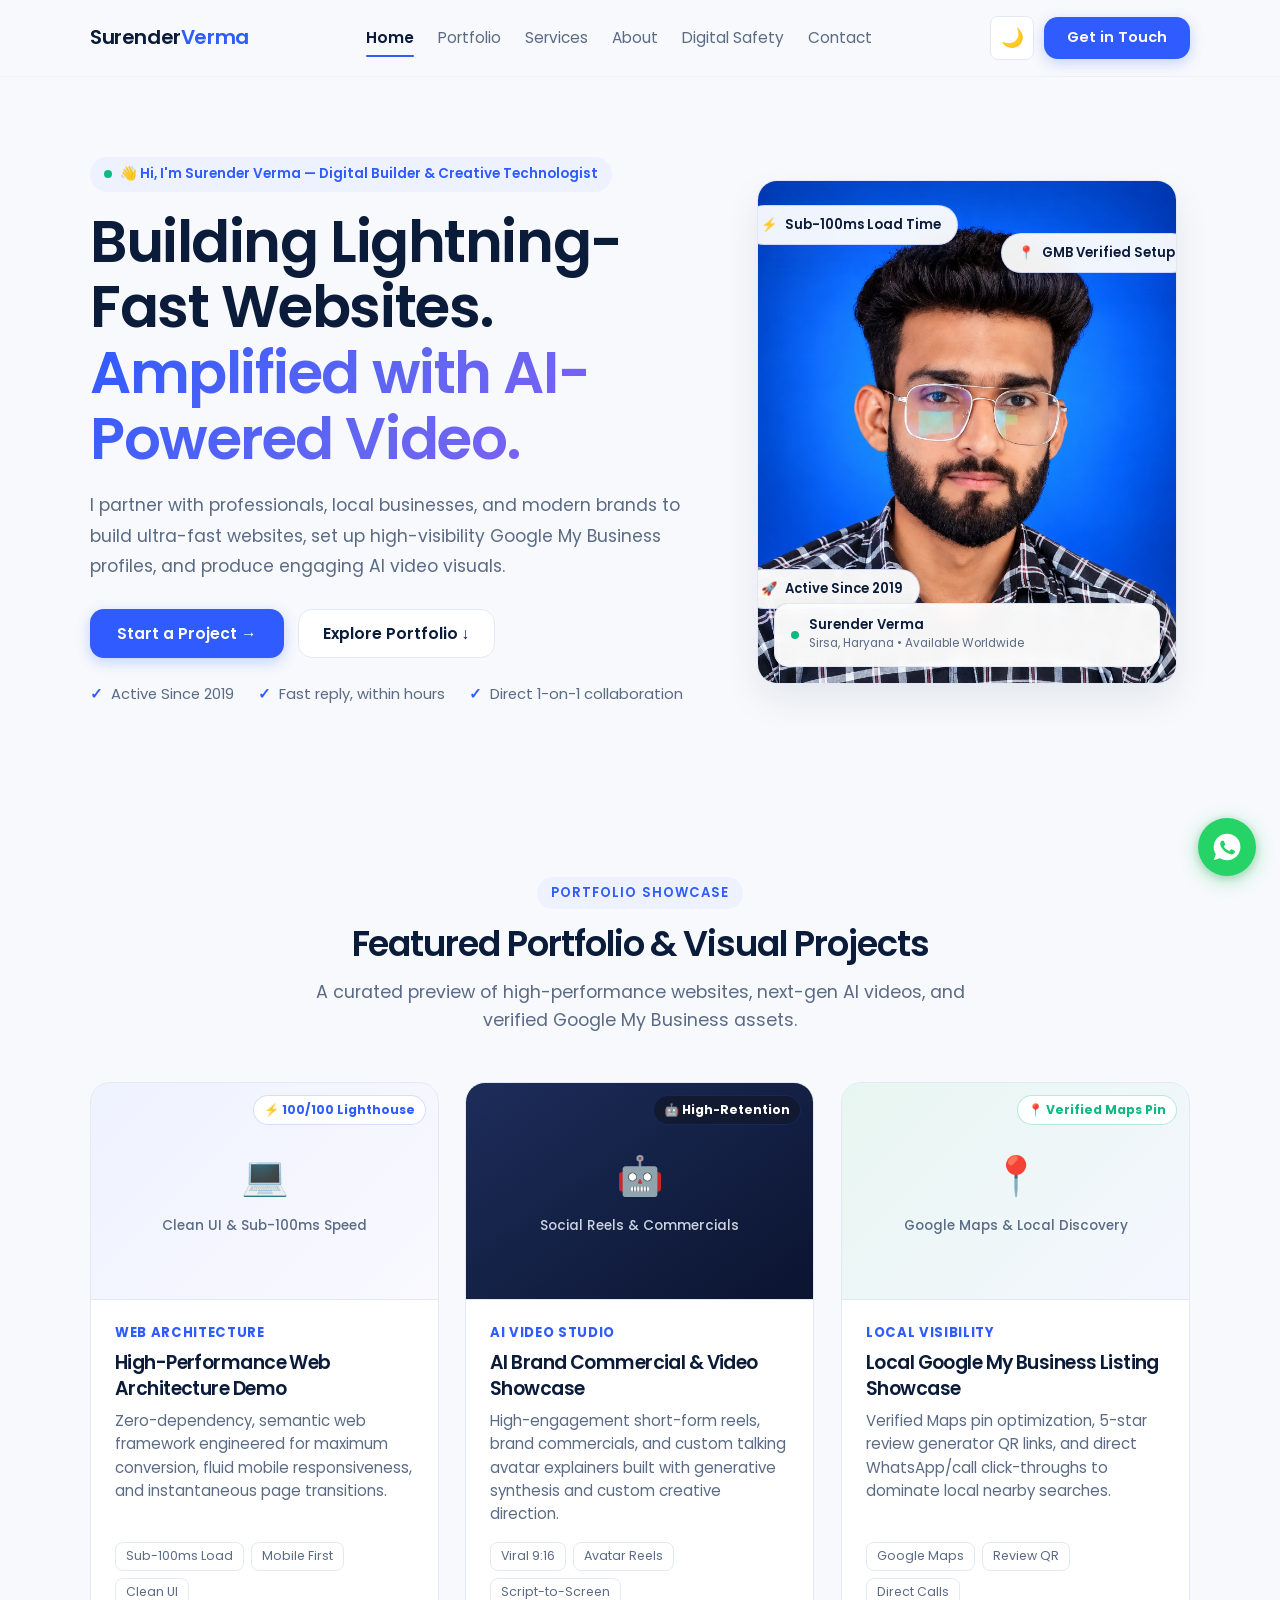
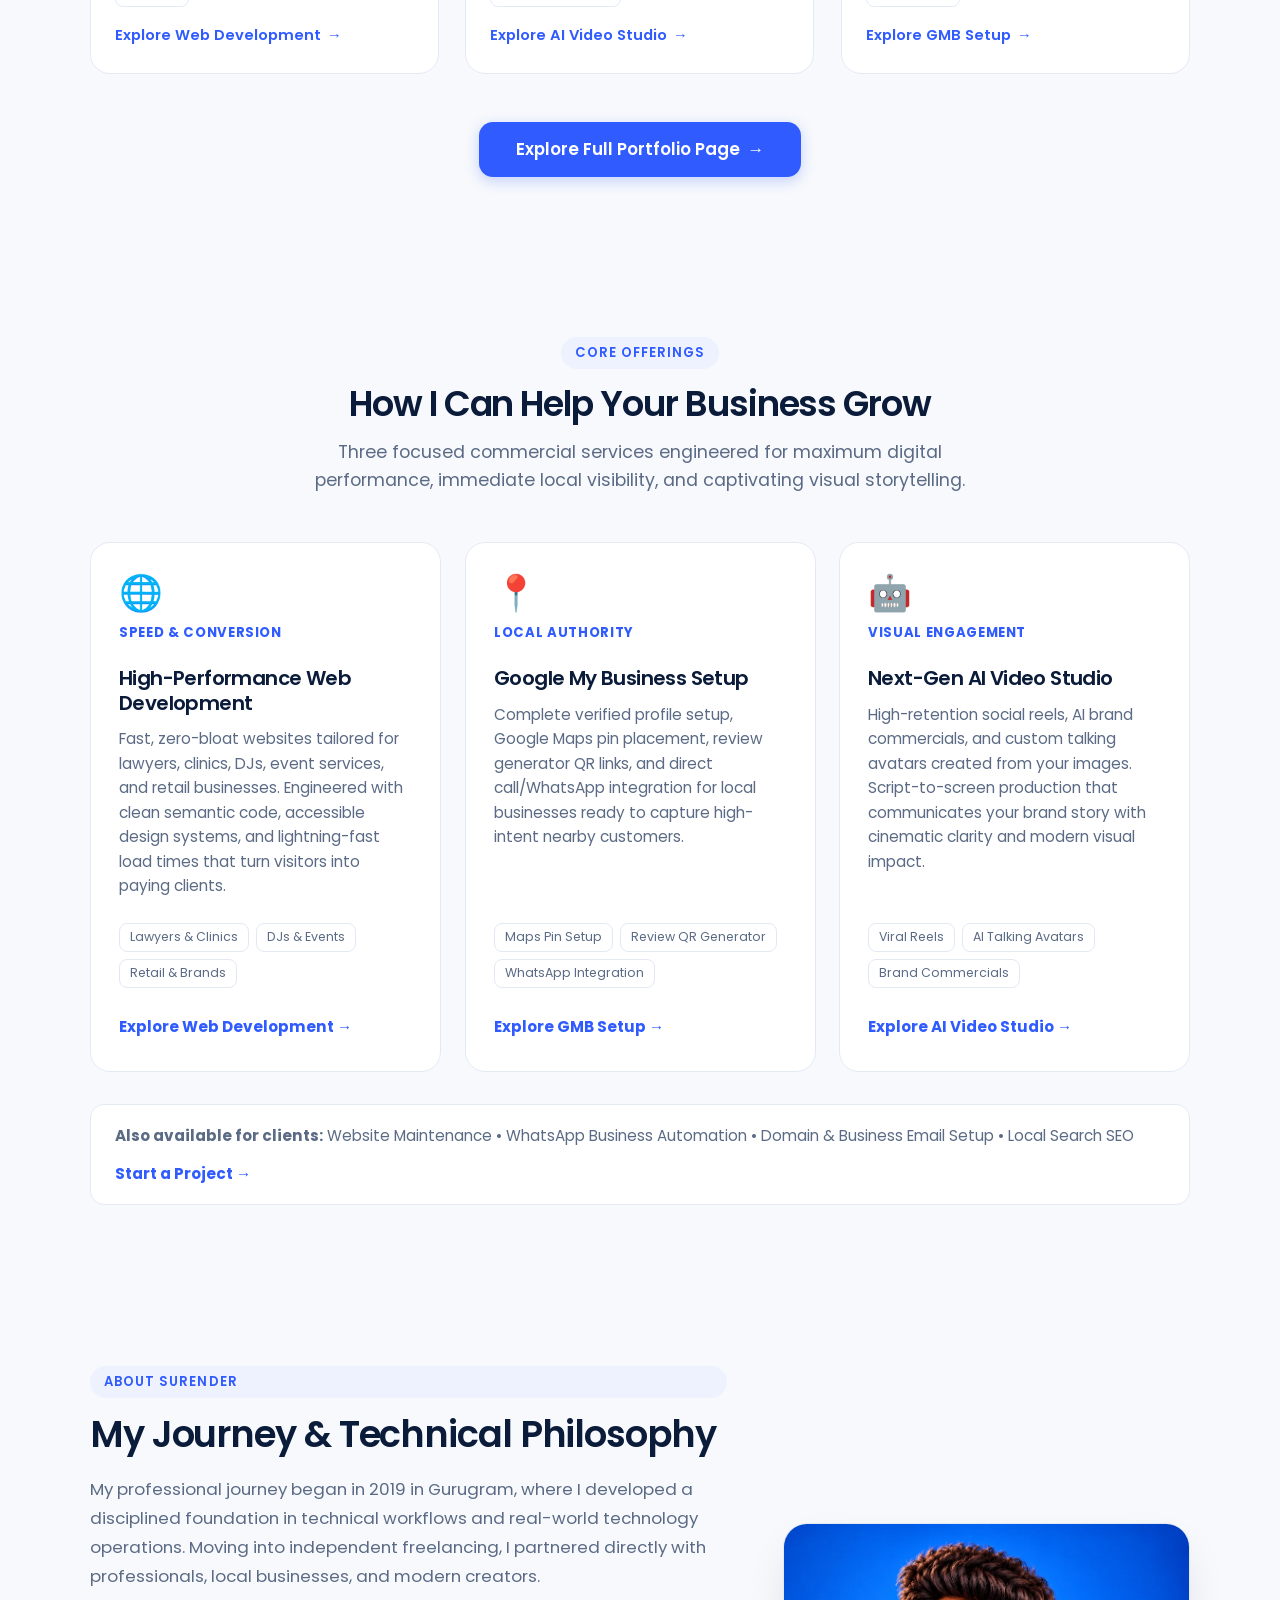
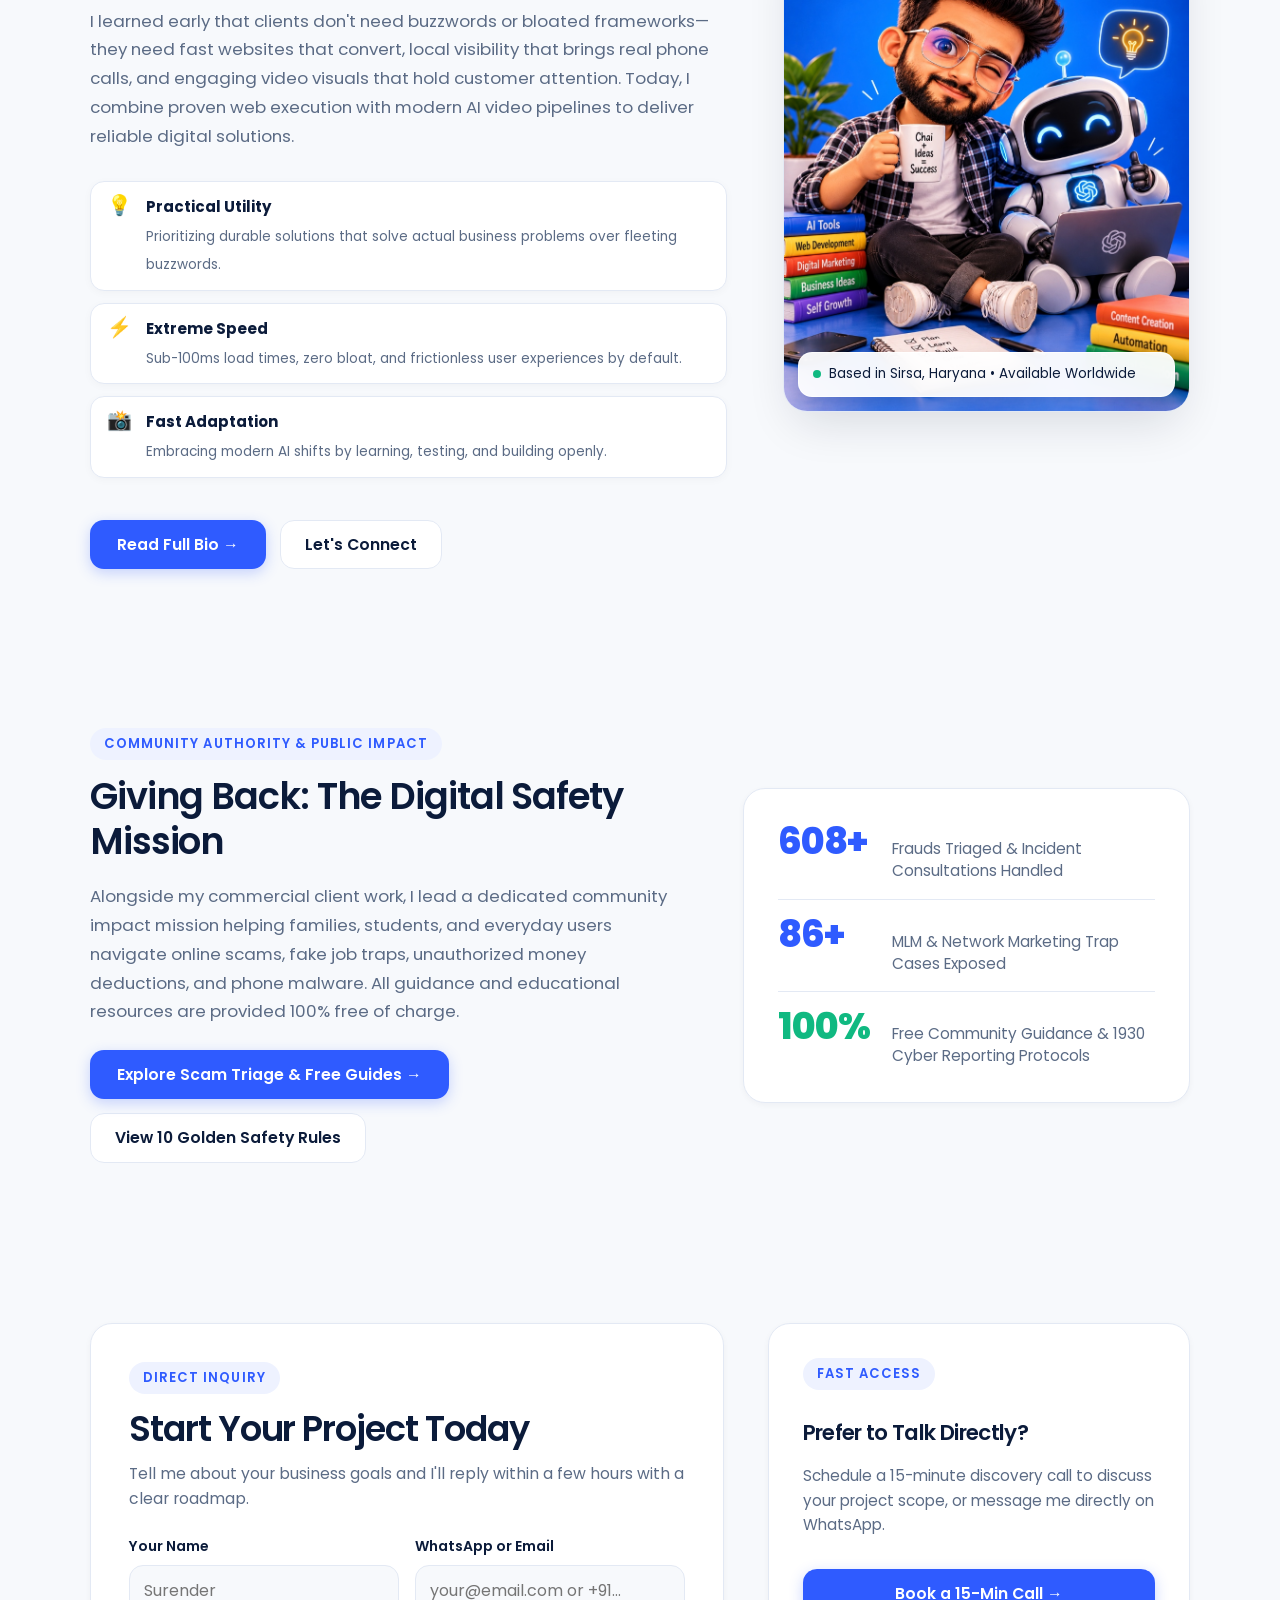
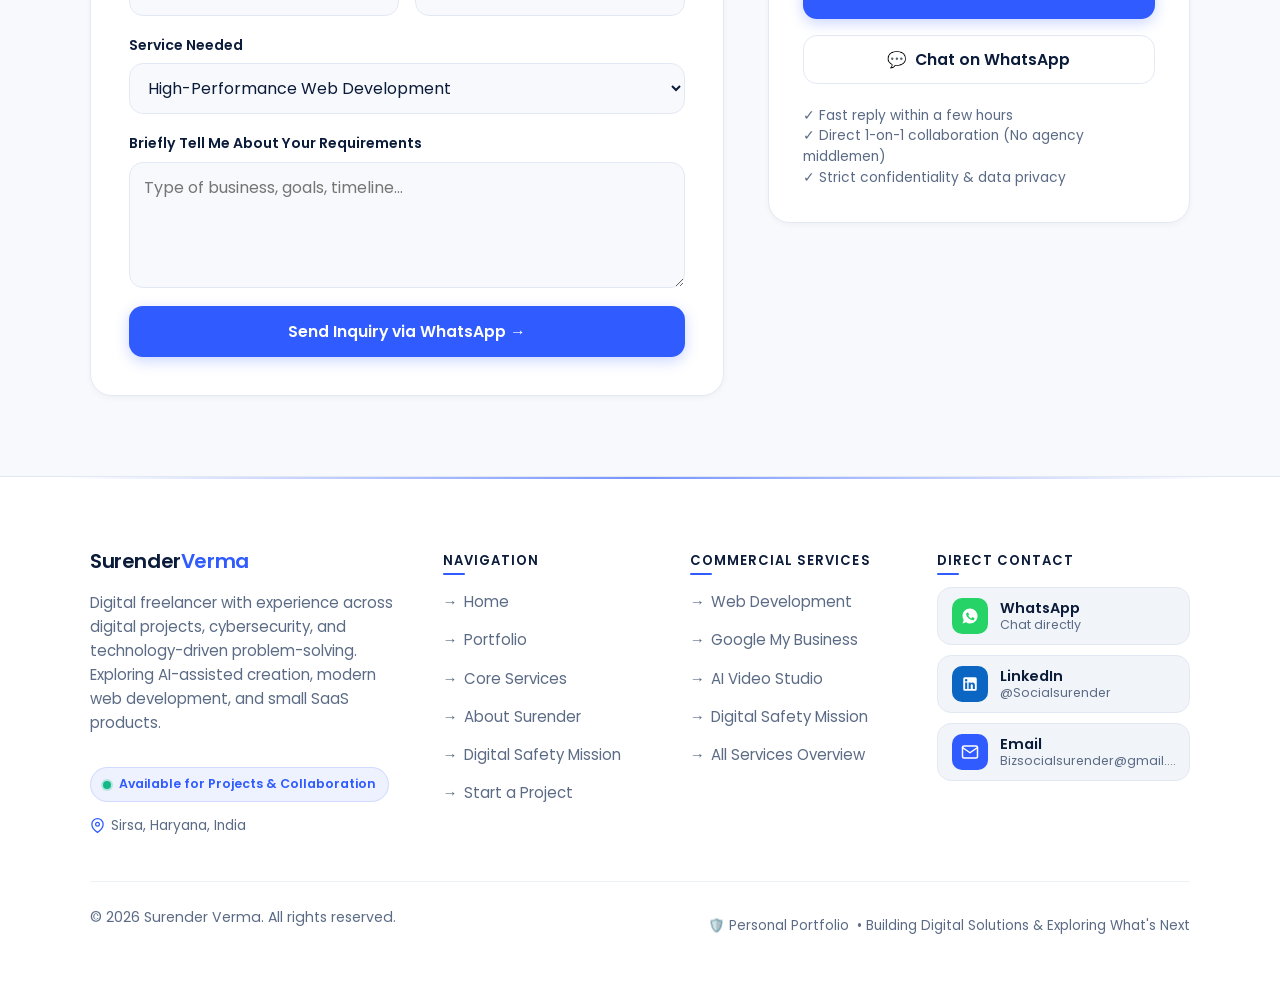
<file: index.html>
<!DOCTYPE html>
<html lang="en">
<head>
  <meta charset="UTF-8">
  <meta name="viewport" content="width=device-width, initial-scale=1.0, minimum-scale=1.0, maximum-scale=5.0, viewport-fit=cover">
  <title>Surender Verma | High-Performance Websites, GMB Setup &amp; AI Video Studio</title>
  <meta name="description" content="Personal portfolio of Surender Verma. Building lightning-fast websites, high-visibility Google My Business setups, and engaging AI video visuals for professionals and modern businesses.">
  <meta name="author" content="Surender Verma">
  <meta name="theme-color" content="#2F5BFF">
  <link rel="canonical" href="https://surenderverma.cv/">

  <!-- Open Graph / Meta -->
  <meta property="og:site_name" content="Surender Verma">
  <meta property="og:title" content="Surender Verma | High-Performance Websites, GMB Setup &amp; AI Video Studio">
  <meta property="og:description" content="Building lightning-fast websites, high-visibility Google My Business setups, and engaging AI video visuals for professionals and modern businesses.">
  <meta property="og:type" content="profile">
  <meta property="og:url" content="https://surenderverma.cv/">
  <meta property="og:image" content="https://surenderverma.cv/images/og-image.png">
  <meta property="og:image:width" content="1200">
  <meta property="og:image:height" content="630">
  <meta property="og:image:alt" content="Surender Verma - Digital Freelancer &amp; Builder">

  <!-- Twitter Cards -->
  <meta name="twitter:card" content="summary_large_image">
  <meta name="twitter:title" content="Surender Verma | Digital Freelancer &amp; Builder">
  <meta name="twitter:description" content="Building digital solutions and exploring AI-powered video creation, modern web development, and small SaaS products.">
  <meta name="twitter:image" content="https://surenderverma.cv/images/og-image.png">

  <!-- Google Font: Poppins (Strictly 2 weights: 400 & 600) -->
  <link rel="preconnect" href="https://fonts.googleapis.com">
  <link rel="preconnect" href="https://fonts.gstatic.com" crossorigin>
  <link href="https://fonts.googleapis.com/css2?family=Poppins:wght@400;600&display=swap" rel="stylesheet">

  <!-- Favicon & Touch Icon -->
  <link rel="icon" href="data:image/svg+xml,%3Csvg xmlns='http://www.w3.org/2000/svg' viewBox='0 0 100 100'%3E%3Crect width='100' height='100' rx='20' fill='%232F5BFF'/%3E%3Ctext x='50' y='67' font-size='50' font-family='Poppins, sans-serif' font-weight='600' text-anchor='middle' fill='%23ffffff'%3ESV%3C/text%3E%3C/svg%3E">
  <link rel="apple-touch-icon" href="images/apple-touch-icon.png">

  <!-- Theme Init Script (Zero Flash) -->
  <script>
    (function () {
      const savedTheme = localStorage.getItem('sv-theme');
      const prefersDark = window.matchMedia && window.matchMedia('(prefers-color-scheme: dark)').matches;
      const theme = savedTheme || (prefersDark ? 'dark' : 'light');
      document.documentElement.setAttribute('data-theme', theme);
    })();
  </script>

  <!-- Stylesheet -->
  <link rel="stylesheet" href="style.css">

  <!-- Structured Data: Person Schema (JSON-LD) -->
  <script type="application/ld+json">
  {
    "@context": "https://schema.org",
    "@type": "Person",
    "name": "Surender Verma",
    "jobTitle": [
      "Digital Freelancer",
      "Technology Builder",
      "Cybersecurity Consultant"
    ],
    "address": {
      "@type": "PostalAddress",
      "addressLocality": "Sirsa",
      "addressRegion": "Haryana",
      "addressCountry": "India"
    },
    "url": "https://surenderverma.cv",
    "sameAs": [
      "https://linkedin.com/in/Socialsurender"
    ],
    "knowsAbout": [
      "Cybersecurity",
      "Digital Safety",
      "Website Development",
      "Freelance Digital Projects",
      "AI-Powered Video Creation",
      "SaaS Product Development"
    ]
  }
  </script>
</head>
<body>
  <a href="#main-content" class="skip-link">Skip to main content</a>

  <!-- =======================================================================
       1. HEADER (Logo, Navigation Links, Theme Toggle, Primary CTA)
       ======================================================================= -->
  <header class="site-header">
    <div class="container header-inner">
      <a href="index.html" class="site-logo" aria-label="Surender Verma Homepage" data-site="brand">
        Surender <span>Verma</span>
      </a>

      <nav class="nav-menu" aria-label="Main Navigation">
        <a href="index.html" class="nav-link active" aria-current="page">Home</a>
        <a href="portfolio.html" class="nav-link">Portfolio</a>
        <a href="#services" class="nav-link">Services</a>
        <a href="#about" class="nav-link">About</a>
        <a href="#give-back" class="nav-link">Digital Safety</a>
        <a href="#contact" class="nav-link">Contact</a>
      </nav>

      <div class="header-actions">
        <button id="themeToggle" class="theme-toggle" type="button" aria-label="Toggle dark mode" title="Switch theme">
          &#127769;
        </button>
        <a href="contact.html" class="btn-primary">Get in Touch</a>
        <button id="mobileNavToggle" class="mobile-toggle" type="button" aria-label="Toggle navigation menu" aria-expanded="false">
          <span class="hamburger-box" aria-hidden="true">
            <span class="hamburger-line line-1"></span>
            <span class="hamburger-line line-2"></span>
            <span class="hamburger-line line-3"></span>
          </span>
        </button>
      </div>
    </div>
  </header>

  <!-- Mobile Nav Backdrop -->
  <div id="mobileNavBackdrop" class="mobile-nav-backdrop" aria-hidden="true"></div>

  <!-- Mobile Slide-out Drawer -->
  <div id="mobileNavDrawer" class="mobile-nav-drawer" aria-label="Mobile Navigation" aria-hidden="true">
    <!-- Drawer Header -->
    <div class="drawer-header">
      <div class="drawer-profile">
        <div class="drawer-avatar-wrap">
          <img src="images/surender.jpg" alt="Surender Verma" class="drawer-avatar" width="44" height="44" loading="lazy">
          <span class="drawer-status-dot" title="Available for Projects &amp; Collaboration"></span>
        </div>
        <div class="drawer-profile-info">
          <span class="drawer-profile-name">Surender Verma</span>
          <span class="drawer-profile-role">Digital Freelancer &amp; Builder</span>
        </div>
      </div>
      <button id="mobileNavClose" class="drawer-close-btn" type="button" aria-label="Close menu">
        <svg width="20" height="20" viewBox="0 0 24 24" fill="none" stroke="currentColor" stroke-width="2.2" stroke-linecap="round" stroke-linejoin="round">
          <line x1="18" y1="6" x2="6" y2="18"></line>
          <line x1="6" y1="6" x2="18" y2="18"></line>
        </svg>
      </button>
    </div>

    <!-- Drawer Body -->
    <div class="drawer-body">
      <div class="drawer-nav-label">Navigation</div>
      <nav class="drawer-nav">
        <a href="index.html" class="drawer-link active">
          <span class="drawer-link-icon">
            <svg width="18" height="18" viewBox="0 0 24 24" fill="none" stroke="currentColor" stroke-width="2" stroke-linecap="round" stroke-linejoin="round"><path d="m3 9 9-7 9 7v11a2 2 0 0 1-2 2H5a2 2 0 0 1-2-2z"></path><polyline points="9 22 9 12 15 12 15 22"></polyline></svg>
          </span>
          <span class="drawer-link-text">Home</span>
          <span class="drawer-link-arrow">&rsaquo;</span>
        </a>
        <a href="portfolio.html" class="drawer-link">
          <span class="drawer-link-icon">
            <svg width="18" height="18" viewBox="0 0 24 24" fill="none" stroke="currentColor" stroke-width="2" stroke-linecap="round" stroke-linejoin="round"><polygon points="12 2 2 7 12 12 22 7 12 2"></polygon><polyline points="2 17 12 22 22 17"></polyline><polyline points="2 12 12 17 22 12"></polyline></svg>
          </span>
          <span class="drawer-link-text">Portfolio</span>
          <span class="drawer-link-arrow">&rsaquo;</span>
        </a>
        <a href="#services" class="drawer-link">
          <span class="drawer-link-icon">
            <svg width="18" height="18" viewBox="0 0 24 24" fill="none" stroke="currentColor" stroke-width="2" stroke-linecap="round" stroke-linejoin="round"><rect width="20" height="14" x="2" y="7" rx="2" ry="2"></rect><path d="M16 21V5a2 2 0 0 0-2-2h-4a2 2 0 0 0-2 2v16"></path></svg>
          </span>
          <span class="drawer-link-text">Services</span>
          <span class="drawer-link-arrow">&rsaquo;</span>
        </a>
        <a href="#about" class="drawer-link">
          <span class="drawer-link-icon">
            <svg width="18" height="18" viewBox="0 0 24 24" fill="none" stroke="currentColor" stroke-width="2" stroke-linecap="round" stroke-linejoin="round"><path d="M20 21v-2a4 4 0 0 0-4-4H8a4 4 0 0 0-4 4v2"></path><circle cx="12" cy="7" r="4"></circle></svg>
          </span>
          <span class="drawer-link-text">About</span>
          <span class="drawer-link-arrow">&rsaquo;</span>
        </a>
        <a href="#give-back" class="drawer-link">
          <span class="drawer-link-icon">
            <svg width="18" height="18" viewBox="0 0 24 24" fill="none" stroke="currentColor" stroke-width="2" stroke-linecap="round" stroke-linejoin="round"><path d="M12 22s8-4 8-10V5l-8-3-8 3v7c0 6 8 10 8 10z"></path></svg>
          </span>
          <span class="drawer-link-text">Digital Safety</span>
          <span class="drawer-link-arrow">&rsaquo;</span>
        </a>
        <a href="#contact" class="drawer-link">
          <span class="drawer-link-icon">
            <svg width="18" height="18" viewBox="0 0 24 24" fill="none" stroke="currentColor" stroke-width="2" stroke-linecap="round" stroke-linejoin="round"><rect width="20" height="16" x="2" y="4" rx="2"></rect><path d="m22 7-8.97 5.7a1.94 1.94 0 0 1-2.06 0L2 7"></path></svg>
          </span>
          <span class="drawer-link-text">Contact</span>
          <span class="drawer-link-arrow">&rsaquo;</span>
        </a>
      </nav>

      <div class="drawer-cta-section">
        <div class="drawer-nav-label">Direct Access</div>
        <a href="https://calendly.com/bizsocialsurender/30min" target="_blank" rel="noopener noreferrer" class="btn-primary drawer-action-btn" data-cta-link>
          <svg width="17" height="17" viewBox="0 0 24 24" fill="none" stroke="currentColor" stroke-width="2" stroke-linecap="round" stroke-linejoin="round"><rect width="18" height="18" x="3" y="4" rx="2" ry="2"></rect><line x1="16" y1="2" x2="16" y2="6"></line><line x1="8" y1="2" x2="8" y2="6"></line><line x1="3" y1="10" x2="21" y2="10"></line></svg>
          <span>Book a 30-Min Call</span>
        </a>
        <a href="https://wa.me/919817242747" target="_blank" rel="noopener noreferrer" class="drawer-whatsapp-btn">
          <svg width="18" height="18" viewBox="0 0 24 24" fill="currentColor"><path d="M.057 24l1.687-6.163c-1.041-1.804-1.588-3.849-1.587-5.946.003-6.556 5.338-11.891 11.893-11.891 3.181.001 6.167 1.24 8.413 3.488 2.245 2.248 3.481 5.236 3.48 8.414-.003 6.557-5.338 11.892-11.893 11.892-1.99-.001-3.951-.5-5.688-1.448l-6.305 1.654zm6.597-3.807c1.676.995 3.276 1.591 5.392 1.592 5.448 0 9.886-4.434 9.889-9.885.002-5.462-4.415-9.89-9.881-9.892-5.452 0-9.887 4.434-9.889 9.884-.001 2.225.651 3.891 1.746 5.634l-.999 3.648 3.742-.981zm11.387-5.464c-.074-.124-.272-.198-.57-.347-.297-.149-1.758-.868-2.031-.967-.272-.099-.47-.149-.669.149-.198.297-.768.967-.941 1.165-.173.198-.347.223-.644.074-.297-.149-1.255-.462-2.39-1.475-.883-.788-1.48-1.761-1.653-2.059-.173-.297-.018-.458.13-.606.134-.133.297-.347.446-.521.151-.172.2-.296.3-.495.099-.198.05-.372-.025-.521-.075-.148-.669-1.611-.916-2.206-.242-.579-.487-.501-.669-.51l-.57-.01c-.198 0-.52.074-.792.372s-1.04 1.016-1.04 2.479 1.065 2.876 1.213 3.074c.149.198 2.095 3.2 5.076 4.487.709.306 1.263.489 1.694.626.712.226 1.36.194 1.872.118.571-.085 1.758-.719 2.006-1.413.248-.695.248-1.29.173-1.414z"/></svg>
          <span>Chat on WhatsApp</span>
        </a>
      </div>
    </div>

    <!-- Drawer Footer -->
    <div class="drawer-footer">
      <div class="drawer-socials">
        <a href="https://linkedin.com/in/Socialsurender" target="_blank" rel="noopener noreferrer" class="drawer-social-link" aria-label="LinkedIn">
          <svg width="17" height="17" viewBox="0 0 24 24" fill="currentColor"><path d="M19 0h-14c-2.761 0-5 2.239-5 5v14c0 2.761 2.239 5 5 5h14c2.762 0 5-2.239 5-5v-14c0-2.761-2.238-5-5-5zm-11 19h-3v-11h3v11zm-1.5-12.268c-.966 0-1.75-.79-1.75-1.764s.784-1.764 1.75-1.764 1.75.79 1.75 1.764-.783 1.764-1.75 1.764zm13.5 12.268h-3v-5.604c0-3.368-4-3.113-4 0v5.604h-3v-11h3v1.765c1.396-2.586 7-2.777 7 2.476v6.759z"/></svg>
        </a>
        <a href="https://wa.me/919817242747" target="_blank" rel="noopener noreferrer" class="drawer-social-link" aria-label="WhatsApp">
          <svg width="17" height="17" viewBox="0 0 24 24" fill="currentColor"><path d="M.057 24l1.687-6.163c-1.041-1.804-1.588-3.849-1.587-5.946.003-6.556 5.338-11.891 11.893-11.891 3.181.001 6.167 1.24 8.413 3.488 2.245 2.248 3.481 5.236 3.48 8.414-.003 6.557-5.338 11.892-11.893 11.892-1.99-.001-3.951-.5-5.688-1.448l-6.305 1.654zm6.597-3.807c1.676.995 3.276 1.591 5.392 1.592 5.448 0 9.886-4.434 9.889-9.885.002-5.462-4.415-9.89-9.881-9.892-5.452 0-9.887 4.434-9.889 9.884-.001 2.225.651 3.891 1.746 5.634l-.999 3.648 3.742-.981zm11.387-5.464c-.074-.124-.272-.198-.57-.347-.297-.149-1.758-.868-2.031-.967-.272-.099-.47-.149-.669.149-.198.297-.768.967-.941 1.165-.173.198-.347.223-.644.074-.297-.149-1.255-.462-2.39-1.475-.883-.788-1.48-1.761-1.653-2.059-.173-.297-.018-.458.13-.606.134-.133.297-.347.446-.521.151-.172.2-.296.3-.495.099-.198.05-.372-.025-.521-.075-.148-.669-1.611-.916-2.206-.242-.579-.487-.501-.669-.51l-.57-.01c-.198 0-.52.074-.792.372s-1.04 1.016-1.04 2.479 1.065 2.876 1.213 3.074c.149.198 2.095 3.2 5.076 4.487.709.306 1.263.489 1.694.626.712.226 1.36.194 1.872.118.571-.085 1.758-.719 2.006-1.413.248-.695.248-1.29.173-1.414z"/></svg>
        </a>
        <a href="mailto:Bizsocialsurender@gmail.com" class="drawer-social-link" aria-label="Email">
          <svg width="17" height="17" viewBox="0 0 24 24" fill="none" stroke="currentColor" stroke-width="2" stroke-linecap="round" stroke-linejoin="round"><rect width="20" height="16" x="2" y="4" rx="2"></rect><path d="m22 7-8.97 5.7a1.94 1.94 0 0 1-2.06 0L2 7"></path></svg>
        </a>
      </div>
      <p class="drawer-copyright">&copy; 2026 Surender Verma. All rights reserved.</p>
    </div>
  </div>

  <main id="main-content">

    <!-- =======================================================================
         SECTION 1: HERO (Personal Brand & Commercial Core)
         ======================================================================= -->
    <section class="section hero-section" id="hero">
      <div class="container">
        <div class="hero-grid">
          
          <!-- Hero Copy -->
          <div class="hero-copy fade-up">
            <div class="hero-badge">
              <span class="pulsing-live-dot" aria-hidden="true"></span>
              <span>&#128075; Hi, I'm Surender Verma &mdash; Digital Builder &amp; Creative Technologist</span>
            </div>

            <h1 class="hero-name" style="font-size: clamp(2.3rem, 5.2vw, 3.6rem); line-height: 1.14; margin-bottom: 18px; letter-spacing: -0.025em;">
              Building Lightning-Fast Websites.<br>
              <span class="hero-gradient-text">Amplified with AI-Powered Video.</span>
            </h1>

            <p class="hero-desc" style="font-size: 1.08rem; line-height: 1.74; color: var(--text-muted); margin-bottom: 28px; max-width: 620px;">
              I partner with professionals, local businesses, and modern brands to build ultra-fast websites, set up high-visibility Google My Business profiles, and produce engaging AI video visuals.
            </p>

            <!-- Dual CTAs -->
            <div class="btn-group">
              <a href="#contact" class="btn-primary">
                Start a Project &rarr;
              </a>
              <a href="#portfolio" class="btn-secondary">
                Explore Portfolio &darr;
              </a>
            </div>

            <!-- Commercial Proof Strip -->
            <div class="proof-strip">
              <span class="proof-item"><span class="check">&#10003;</span> Active Since 2019</span>
              <span class="proof-item"><span class="check">&#10003;</span> Fast reply, within hours</span>
              <span class="proof-item"><span class="check">&#10003;</span> Direct 1-on-1 collaboration</span>
            </div>
          </div>

          <!-- Profile Visual with Floating Micro-Badges -->
          <div class="hero-media fade-up delay-2">
            <div class="hero-portrait-card">
              <!-- Floating Micro-Badge 1: Sub-100ms Load Time -->
              <div class="floating-badge floating-badge-top-left">
                <span>&#9889;</span>
                <span>Sub-100ms Load Time</span>
              </div>

              <!-- Floating Micro-Badge 2: GMB Verified Setup -->
              <div class="floating-badge floating-badge-top-right">
                <span>&#128205;</span>
                <span>GMB Verified Setup</span>
              </div>

              <!-- Floating Micro-Badge 3: Active Since 2019 -->
              <div class="floating-badge floating-badge-bottom-left">
                <span>&#128640;</span>
                <span>Active Since 2019</span>
              </div>

              <img 
                src="images/surender-blue.jpg" 
                alt="Surender Verma - Digital Builder &amp; Creative Technologist"
                class="hero-portrait-img"
                width="420"
                height="504"
                onerror="this.onerror=null; this.src='images/surender.jpg';"
              >
              
              <div class="hero-status-chip">
                <span class="pulsing-live-dot" aria-hidden="true"></span>
                <div>
                  <div class="chip-text">Surender Verma</div>
                  <div class="chip-sub">Sirsa, Haryana &bull; Available Worldwide</div>
                </div>
              </div>
            </div>
          </div>

        </div>
      </div>
    </section>

    <!-- =======================================================================
         SECTION 2: FEATURED PORTFOLIO & VISUAL PROJECTS (Curated Showcase)
         ======================================================================= -->
    <section class="section" id="portfolio">
      <div class="container">
        <div class="section-head fade-up">
          <span class="section-tag">Portfolio Showcase</span>
          <h2 class="section-title">Featured Portfolio &amp; Visual Projects</h2>
          <p class="section-subtitle">
            A curated preview of high-performance websites, next-gen AI videos, and verified Google My Business assets.
          </p>
        </div>

        <div class="work-grid">
          
          <!-- Project 1: Web Architecture Demo -->
          <div class="work-card fade-up delay-1">
            <div class="work-thumb">
              <span class="work-thumb-badge">&#9889; 100/100 Lighthouse</span>
              <div class="work-thumb-icon">&#128187;</div>
              <span style="font-size: 0.85rem; color: var(--text-muted); font-weight: 500;">Clean UI &amp; Sub-100ms Speed</span>
            </div>
            <div class="work-body">
              <span class="work-tag">Web Architecture</span>
              <h3>High-Performance Web Architecture Demo</h3>
              <p>Zero-dependency, semantic web framework engineered for maximum conversion, fluid mobile responsiveness, and instantaneous page transitions.</p>
              <div class="project-tags" style="margin-bottom: 16px;">
                <span class="project-tag">Sub-100ms Load</span>
                <span class="project-tag">Mobile First</span>
                <span class="project-tag">Clean UI</span>
              </div>
              <a href="web-development.html" class="work-link">
                Explore Web Development <span>&rarr;</span>
              </a>
            </div>
          </div>

          <!-- Project 2: AI Brand Commercial & Short Video Showcase -->
          <div class="work-card fade-up delay-2">
            <div class="work-thumb thumb-video">
              <span class="work-thumb-badge" style="background: rgba(18, 26, 47, 0.9); color: #fff;">&#129302; High-Retention</span>
              <div class="work-thumb-icon">&#129302;</div>
              <span style="font-size: 0.85rem; color: #cbd5e1; font-weight: 500;">Social Reels &amp; Commercials</span>
            </div>
            <div class="work-body">
              <span class="work-tag">AI Video Studio</span>
              <h3>AI Brand Commercial &amp; Video Showcase</h3>
              <p>High-engagement short-form reels, brand commercials, and custom talking avatar explainers built with generative synthesis and custom creative direction.</p>
              <div class="project-tags" style="margin-bottom: 16px;">
                <span class="project-tag">Viral 9:16</span>
                <span class="project-tag">Avatar Reels</span>
                <span class="project-tag">Script-to-Screen</span>
              </div>
              <a href="ai-video-production.html" class="work-link">
                Explore AI Video Studio <span>&rarr;</span>
              </a>
            </div>
          </div>

          <!-- Project 3: Local GMB Listing Showcase -->
          <div class="work-card fade-up delay-3">
            <div class="work-thumb" style="background: linear-gradient(135deg, rgba(31, 169, 113, 0.1), rgba(47, 91, 255, 0.05));">
              <span class="work-thumb-badge" style="color: #10B981; border-color: rgba(16, 185, 129, 0.3);">&#128205; Verified Maps Pin</span>
              <div class="work-thumb-icon">&#128205;</div>
              <span style="font-size: 0.85rem; color: var(--text-muted); font-weight: 500;">Google Maps &amp; Local Discovery</span>
            </div>
            <div class="work-body">
              <span class="work-tag">Local Visibility</span>
              <h3>Local Google My Business Listing Showcase</h3>
              <p>Verified Maps pin optimization, 5-star review generator QR links, and direct WhatsApp/call click-throughs to dominate local nearby searches.</p>
              <div class="project-tags" style="margin-bottom: 16px;">
                <span class="project-tag">Google Maps</span>
                <span class="project-tag">Review QR</span>
                <span class="project-tag">Direct Calls</span>
              </div>
              <a href="gmb-setup.html" class="work-link">
                Explore GMB Setup <span>&rarr;</span>
              </a>
            </div>
          </div>

        </div>

        <!-- Redirect CTA to Dedicated Portfolio Page -->
        <div style="text-align: center; margin-top: 48px;" class="fade-up">
          <a href="portfolio.html" class="btn-primary" style="padding: 15px 36px; font-size: 1.05rem; display: inline-flex; align-items: center; gap: 8px;">
            <span>Explore Full Portfolio Page</span>
            <span>&rarr;</span>
          </a>
        </div>
      </div>
    </section>

    <!-- =======================================================================
         SECTION 3: CORE SERVICES GRID (3 Distinct Commercial Cards)
         ======================================================================= -->
    <section class="section" id="services">
      <div class="container">
        <div class="section-head fade-up">
          <span class="section-tag">Core Offerings</span>
          <h2 class="section-title">How I Can Help Your Business Grow</h2>
          <p class="section-subtitle">
            Three focused commercial services engineered for maximum digital performance, immediate local visibility, and captivating visual storytelling.
          </p>
        </div>

        <div class="svc-grid">
          
          <!-- Service 1: High-Performance Web Development -->
          <div class="svc-card fade-up delay-1">
            <div class="svc-icon">&#127760;</div>
            <span class="work-tag">Speed &amp; Conversion</span>
            <h3>High-Performance Web Development</h3>
            <p>
              Fast, zero-bloat websites tailored for lawyers, clinics, DJs, event services, and retail businesses. Engineered with clean semantic code, accessible design systems, and lightning-fast load times that turn visitors into paying clients.
            </p>
            <div class="project-tags" style="margin: 6px 0 14px;">
              <span class="project-tag">Lawyers &amp; Clinics</span>
              <span class="project-tag">DJs &amp; Events</span>
              <span class="project-tag">Retail &amp; Brands</span>
            </div>
            <a href="web-development.html" class="svc-go">Explore Web Development &rarr;</a>
          </div>

          <!-- Service 2: Google My Business Setup -->
          <div class="svc-card fade-up delay-2">
            <div class="svc-icon">&#128205;</div>
            <span class="work-tag">Local Authority</span>
            <h3>Google My Business Setup</h3>
            <p>
              Complete verified profile setup, Google Maps pin placement, review generator QR links, and direct call/WhatsApp integration for local businesses ready to capture high-intent nearby customers.
            </p>
            <div class="project-tags" style="margin: 6px 0 14px;">
              <span class="project-tag">Maps Pin Setup</span>
              <span class="project-tag">Review QR Generator</span>
              <span class="project-tag">WhatsApp Integration</span>
            </div>
            <a href="gmb-setup.html" class="svc-go">Explore GMB Setup &rarr;</a>
          </div>

          <!-- Service 3: Next-Gen AI Video Studio -->
          <div class="svc-card fade-up delay-3">
            <div class="svc-icon">&#129302;</div>
            <span class="work-tag">Visual Engagement</span>
            <h3>Next-Gen AI Video Studio</h3>
            <p>
              High-retention social reels, AI brand commercials, and custom talking avatars created from your images. Script-to-screen production that communicates your brand story with cinematic clarity and modern visual impact.
            </p>
            <div class="project-tags" style="margin: 6px 0 14px;">
              <span class="project-tag">Viral Reels</span>
              <span class="project-tag">AI Talking Avatars</span>
              <span class="project-tag">Brand Commercials</span>
            </div>
            <a href="ai-video-production.html" class="svc-go">Explore AI Video Studio &rarr;</a>
          </div>

        </div>

        <!-- Add-on Services Strip -->
        <div class="svc-addons fade-up">
          <span>
            <strong>Also available for clients:</strong> Website Maintenance &bull; WhatsApp Business Automation &bull; Domain &amp; Business Email Setup &bull; Local Search SEO
          </span>
          <a href="#contact">Start a Project &rarr;</a>
        </div>
      </div>
    </section>

    <!-- =======================================================================
         SECTION 4: MY JOURNEY & TECHNICAL PHILOSOPHY
         ======================================================================= -->
    <section class="section" id="about">
      <div class="container">
        <div class="about-grid fade-up">
          
          <!-- Editorial Story Column -->
          <div class="about-content">
            <span class="section-tag">About Surender</span>
            <h2 style="font-size: clamp(1.8rem, 3.6vw, 2.3rem); line-height: 1.22; margin-bottom: 18px; color: var(--text-main);">
              My Journey &amp; Technical Philosophy
            </h2>
            
            <p style="font-size: 1.05rem; line-height: 1.72; color: var(--text-muted); margin-bottom: 16px;">
              My professional journey began in 2019 in Gurugram, where I developed a disciplined foundation in technical workflows and real-world technology operations. Moving into independent freelancing, I partnered directly with professionals, local businesses, and modern creators.
            </p>

            <p style="font-size: 1.05rem; line-height: 1.72; color: var(--text-muted); margin-bottom: 22px;">
              I learned early that clients don't need buzzwords or bloated frameworks&mdash;they need fast websites that convert, local visibility that brings real phone calls, and engaging video visuals that hold customer attention. Today, I combine proven web execution with modern AI video pipelines to deliver reliable digital solutions.
            </p>

            <!-- 3 Core Working Principles (Clean Stacked List) -->
            <div class="about-principles-list">
              <div class="about-principle-item">
                <span class="principle-ico">&#128161;</span>
                <div class="principle-text">
                  <strong>Practical Utility</strong>
                  <span>Prioritizing durable solutions that solve actual business problems over fleeting buzzwords.</span>
                </div>
              </div>
              <div class="about-principle-item">
                <span class="principle-ico">&#9889;</span>
                <div class="principle-text">
                  <strong>Extreme Speed</strong>
                  <span>Sub-100ms load times, zero bloat, and frictionless user experiences by default.</span>
                </div>
              </div>
              <div class="about-principle-item">
                <span class="principle-ico">&#128248;</span>
                <div class="principle-text">
                  <strong>Fast Adaptation</strong>
                  <span>Embracing modern AI shifts by learning, testing, and building openly.</span>
                </div>
              </div>
            </div>

            <div class="btn-group" style="margin-top: 28px;">
              <a href="about.html" class="btn-primary">Read Full Bio &rarr;</a>
              <a href="#contact" class="btn-secondary">Let's Connect</a>
            </div>
          </div>

          <!-- Visual Artwork Column -->
          <div class="about-visual-column">
            <div class="about-artwork-frame">
              <img 
                src="images/my-story-artwork.jpg" 
                alt="Surender Verma - Digital Builder &amp; Creative Technologist"
                class="about-artwork-img"
                width="480"
                height="576"
                loading="lazy"
              >
              <div class="about-artwork-chip">
                <span class="pulsing-live-dot"></span>
                <span>Based in Sirsa, Haryana &bull; Available Worldwide</span>
              </div>
            </div>
          </div>

        </div>
      </div>
    </section>

    <!-- =======================================================================
         SECTION 5: GIVING BACK: THE DIGITAL SAFETY MISSION (Pre-Footer Authority Anchor)
         ======================================================================= -->
    <section class="section" id="give-back">
      <div class="container">
        <div class="giveback-grid fade-up">
          
          <div>
            <span class="section-tag">Community Authority &amp; Public Impact</span>
            <h2 style="font-size: clamp(1.8rem, 3.6vw, 2.3rem); line-height: 1.22; margin-bottom: 18px; color: var(--text-main);">
              Giving Back: The Digital Safety Mission
            </h2>
            <p style="font-size: 1.05rem; line-height: 1.72; color: var(--text-muted); margin-bottom: 24px; max-width: 580px;">
              Alongside my commercial client work, I lead a dedicated community impact mission helping families, students, and everyday users navigate online scams, fake job traps, unauthorized money deductions, and phone malware. All guidance and educational resources are provided 100% free of charge.
            </p>
            <div class="btn-group">
              <a href="digital-safety.html" class="btn-primary">
                Explore Scam Triage &amp; Free Guides &rarr;
              </a>
              <a href="digital-safety.html#tips" class="btn-secondary">
                View 10 Golden Safety Rules
              </a>
            </div>
          </div>

          <div class="giveback-card">
            <div class="giveback-stat-row">
              <div class="giveback-stat-num stat-num" data-stat="mlmFraud">870+</div>
              <div class="giveback-stat-label">Frauds Triaged &amp; Incident Consultations Handled</div>
            </div>
            <div class="giveback-stat-row">
              <div class="giveback-stat-num stat-num" data-stat="malwareCleanup">700+</div>
              <div class="giveback-stat-label">MLM &amp; Network Marketing Trap Cases Exposed</div>
            </div>
            <div class="giveback-stat-row">
              <div class="giveback-stat-num" style="color: #10B981;">100%</div>
              <div class="giveback-stat-label">Free Community Guidance &amp; 1930 Cyber Reporting Protocols</div>
            </div>
          </div>

        </div>
      </div>
    </section>

    <!-- =======================================================================
         SECTION 6: INLINE QUICK BOOKING / CONTACT (Start Your Project)
         ======================================================================= -->
    <section class="section" id="contact">
      <div class="container">
        <div class="contact-split-grid fade-up">
          
          <!-- Contact Form -->
          <div class="contact-form-card">
            <span class="section-tag">Direct Inquiry</span>
            <h2 style="font-size: clamp(1.7rem, 3.2vw, 2.2rem); margin-bottom: 10px; color: var(--text-main);">
              Start Your Project Today
            </h2>
            <p style="color: var(--text-muted); font-size: 0.98rem; line-height: 1.6;">
              Tell me about your business goals and I'll reply within a few hours with a clear roadmap.
            </p>

            <form id="contactForm" class="contact-form-fields">
              <div class="form-row-2">
                <div class="form-field-group">
                  <label for="nameInput">Your Name</label>
                  <input type="text" id="nameInput" name="name" placeholder="Surender" required autocomplete="name">
                </div>
                <div class="form-field-group">
                  <label for="contactInput">WhatsApp or Email</label>
                  <input type="text" id="contactInput" name="contact" placeholder="your@email.com or +91..." required>
                </div>
              </div>

              <div class="form-field-group">
                <label for="interestSelect">Service Needed</label>
                <select id="interestSelect" name="service">
                  <option value="web">High-Performance Web Development</option>
                  <option value="gmb">Google My Business Setup</option>
                  <option value="video">Next-Gen AI Video Studio</option>
                  <option value="package">Full Package (Web + GMB + Video)</option>
                  <option value="other">Other / Custom Collaboration</option>
                </select>
              </div>

              <div class="form-field-group">
                <label for="messageInput">Briefly Tell Me About Your Requirements</label>
                <textarea id="messageInput" name="message" rows="4" placeholder="Type of business, goals, timeline..." required></textarea>
              </div>

              <button type="submit" class="btn-primary" style="width: 100%; justify-content: center; padding: 14px 20px;">
                Send Inquiry via WhatsApp &rarr;
              </button>

              <div id="formStatus" style="display: none; padding: 12px; border-radius: var(--radius-sm); font-size: 0.9rem; text-align: center;"></div>
            </form>
          </div>

          <!-- Quick Talk & 15-Min Scheduler Card -->
          <div class="contact-talk-card">
            <span class="section-tag" style="width: fit-content;">Fast Access</span>
            <h3>Prefer to Talk Directly?</h3>
            <p style="color: var(--text-muted); font-size: 0.95rem; line-height: 1.6;">
              Schedule a 15-minute discovery call to discuss your project scope, or message me directly on WhatsApp.
            </p>

            <a href="https://calendly.com/bizsocialsurender/30min" target="_blank" rel="noopener noreferrer" class="btn-primary" data-cta-link style="justify-content: center;">
              Book a 15-Min Call &rarr;
            </a>

            <a href="https://wa.me/919817242747" target="_blank" rel="noopener noreferrer" class="btn-secondary" style="justify-content: center; display: inline-flex; align-items: center; gap: 8px;">
              <span>&#128172;</span> Chat on WhatsApp
            </a>

            <div class="contact-trust-note">
              &#10003; Fast reply within a few hours<br>
              &#10003; Direct 1-on-1 collaboration (No agency middlemen)<br>
              &#10003; Strict confidentiality &amp; data privacy
            </div>
          </div>

        </div>
      </div>
    </section>

  </main>

  <!-- =======================================================================
       FOOTER
       ======================================================================= -->
  <footer class="site-footer">
    <div class="container">
      <div class="footer-grid">
        <!-- Col 1: Brand & Bio -->
        <div class="footer-col-brand">
          <a href="index.html" class="site-logo" data-site="brand">
            Surender <span>Verma</span>
          </a>
          <p>Digital freelancer with experience across digital projects, cybersecurity, and technology-driven problem-solving. Exploring AI-assisted creation, modern web development, and small SaaS products.</p>
          
          <div class="footer-status-pill">
            <span class="footer-status-dot"></span>
            <span>Available for Projects &amp; Collaboration</span>
          </div>

          <div class="footer-location">
            <svg width="15" height="15" viewBox="0 0 24 24" fill="none" stroke="currentColor" stroke-width="2" stroke-linecap="round" stroke-linejoin="round" aria-hidden="true">
              <path d="M21 10c0 7-9 13-9 13s-9-6-9-13a9 9 0 0 1 18 0z"></path>
              <circle cx="12" cy="10" r="3"></circle>
            </svg>
            <span data-site="location">Sirsa, Haryana, India</span>
          </div>
        </div>

        <!-- Col 2: Navigation -->
        <div class="footer-col">
          <h4>Navigation</h4>
          <ul class="footer-links">
            <li><a href="index.html"><span>&rarr;</span> Home</a></li>
            <li><a href="portfolio.html"><span>&rarr;</span> Portfolio</a></li>
            <li><a href="#services"><span>&rarr;</span> Core Services</a></li>
            <li><a href="#about"><span>&rarr;</span> About Surender</a></li>
            <li><a href="#give-back"><span>&rarr;</span> Digital Safety Mission</a></li>
            <li><a href="#contact"><span>&rarr;</span> Start a Project</a></li>
          </ul>
        </div>

        <!-- Col 3: Focus Areas -->
        <div class="footer-col">
          <h4>Commercial Services</h4>
          <ul class="footer-links">
            <li><a href="web-development.html"><span>&rarr;</span> Web Development</a></li>
            <li><a href="gmb-setup.html"><span>&rarr;</span> Google My Business</a></li>
            <li><a href="ai-video-production.html"><span>&rarr;</span> AI Video Studio</a></li>
            <li><a href="digital-safety.html"><span>&rarr;</span> Digital Safety Mission</a></li>
            <li><a href="services.html"><span>&rarr;</span> All Services Overview</a></li>
          </ul>
        </div>

        <!-- Col 4: Connect Directly with Social Media Icons -->
        <div class="footer-col">
          <h4>Direct Contact</h4>
          <div class="footer-contact-list">
            <!-- WhatsApp -->
            <a data-wa href="https://wa.me/919817242747" target="_blank" rel="noopener noreferrer" class="footer-contact-item" aria-label="WhatsApp Surender">
              <span class="footer-contact-icon icon-wa" aria-hidden="true">
                <svg width="18" height="18" viewBox="0 0 24 24" fill="currentColor">
                  <path d="M12.031 2C6.495 2 2 6.495 2 12.031c0 1.99.584 3.864 1.625 5.466L2 22l4.63-1.602a9.98 9.98 0 005.401 1.57h.004c5.536 0 10.031-4.495 10.031-10.031 0-2.679-1.043-5.198-2.937-7.092A9.957 9.957 0 0012.031 2zm5.845 14.195c-.244.686-1.42 1.258-1.954 1.34-.492.074-1.127.106-3.266-.782-2.735-1.134-4.502-3.921-4.638-4.103-.136-.182-1.109-1.474-1.109-2.81 0-1.336.7-1.995.948-2.259.248-.264.542-.33.722-.33.18 0 .361.002.518.01.168.008.394-.064.616.47.228.547.778 1.898.846 2.035.068.137.113.298.023.477-.09.18-.135.292-.27.45-.136.158-.286.353-.408.474-.136.136-.277.284-.12.553.158.27.7 1.154 1.503 1.87 1.033.92 1.905 1.206 2.176 1.341.27.136.43.113.59-.068.158-.182.677-.79.858-1.062.18-.27.362-.226.61-.136.248.09 1.573.742 1.844.877.27.136.452.203.519.316.068.113.068.654-.176 1.34z"/>
                </svg>
              </span>
              <div class="footer-contact-text">
                <span class="footer-contact-title">WhatsApp</span>
                <span class="footer-contact-detail">Chat directly</span>
              </div>
            </a>

            <!-- LinkedIn -->
            <a data-c="linkedin" href="https://linkedin.com/in/Socialsurender" target="_blank" rel="noopener noreferrer" class="footer-contact-item" aria-label="LinkedIn Profile">
              <span class="footer-contact-icon icon-in" aria-hidden="true">
                <svg width="18" height="18" viewBox="0 0 24 24" fill="currentColor">
                  <path d="M19 3a2 2 0 0 1 2 2v14a2 2 0 0 1-2 2H5a2 2 0 0 1-2-2V5a2 2 0 0 1 2-2h14m-.5 15.5v-5.3a3.26 3.26 0 0 0-3.26-3.26c-.85 0-1.84.52-2.28 1.3v-1.11h-2.79v8.37h2.79v-4.93c0-.77.62-1.4 1.39-1.4a1.4 1.4 0 0 1 1.4 1.4v4.93h2.75M6.88 8.56a1.68 1.68 0 0 0 1.68-1.68c0-.93-.75-1.69-1.68-1.69a1.69 1.69 0 0 0-1.69 1.69c0 .93.76 1.68 1.69 1.68m1.39 9.94v-8.37H5.5v8.37h2.77z"/>
                </svg>
              </span>
              <div class="footer-contact-text">
                <span class="footer-contact-title">LinkedIn</span>
                <span class="footer-contact-detail">@Socialsurender</span>
              </div>
            </a>

            <!-- Email -->
            <a data-c="email" href="mailto:Bizsocialsurender@gmail.com" class="footer-contact-item" aria-label="Email Surender">
              <span class="footer-contact-icon icon-mail" aria-hidden="true">
                <svg width="18" height="18" viewBox="0 0 24 24" fill="none" stroke="currentColor" stroke-width="2" stroke-linecap="round" stroke-linejoin="round">
                  <path d="M4 4h16c1.1 0 2 .9 2 2v12c0 1.1-.9 2-2 2H4c-1.1 0-2-.9-2-2V6c0-1.1.9-2 2-2z"/>
                  <polyline points="22,6 12,13 2,6"/>
                </svg>
              </span>
              <div class="footer-contact-text">
                <span class="footer-contact-title">Email</span>
                <span class="footer-contact-detail" data-c="email">Bizsocialsurender@gmail.com</span>
              </div>
            </a>
          </div>
        </div>
      </div>

      <!-- Bottom Bar -->
      <div class="footer-bottom">
        <p>&copy; <span data-c="year">2026</span> <span data-site="name">Surender Verma</span>. All rights reserved.</p>
        <p class="footer-bottom-trust"><span>&#128737;&#65039; Personal Portfolio</span> &bull; Building Digital Solutions &amp; Exploring What's Next</p>
      </div>
    </div>
  </footer>

    <!-- Floating WhatsApp Action Button -->
  <a class="float-wa" data-wa href="https://wa.me/919817242747" target="_blank" rel="noopener noreferrer" aria-label="Chat directly with Surender on WhatsApp">
    <svg width="32" height="32" viewBox="0 0 24 24" fill="currentColor" aria-hidden="true">
      <path d="M12.031 2C6.495 2 2 6.495 2 12.031c0 1.99.584 3.864 1.625 5.466L2 22l4.63-1.602a9.98 9.98 0 005.401 1.57h.004c5.536 0 10.031-4.495 10.031-10.031 0-2.679-1.043-5.198-2.937-7.092A9.957 9.957 0 0012.031 2zm5.845 14.195c-.244.686-1.42 1.258-1.954 1.34-.492.074-1.127.106-3.266-.782-2.735-1.134-4.502-3.921-4.638-4.103-.136-.182-1.109-1.474-1.109-2.81 0-1.336.7-1.995.948-2.259.248-.264.542-.33.722-.33.18 0 .361.002.518.01.168.008.394-.064.616.47.228.547.778 1.898.846 2.035.068.137.113.298.023.477-.09.18-.135.292-.27.45-.136.158-.286.353-.408.474-.136.136-.277.284-.12.553.158.27.7 1.154 1.503 1.87 1.033.92 1.905 1.206 2.176 1.341.27.136.43.113.59-.068.158-.182.677-.79.858-1.062.18-.27.362-.226.61-.136.248.09 1.573.742 1.844.877.27.136.452.203.519.316.068.113.068.654-.176 1.34z"/>
    </svg>
  </a>

  <!-- Config and App Scripts -->
  <script src="config.js"></script>
  <script src="app.js"></script>
</body>
</html>
</file>
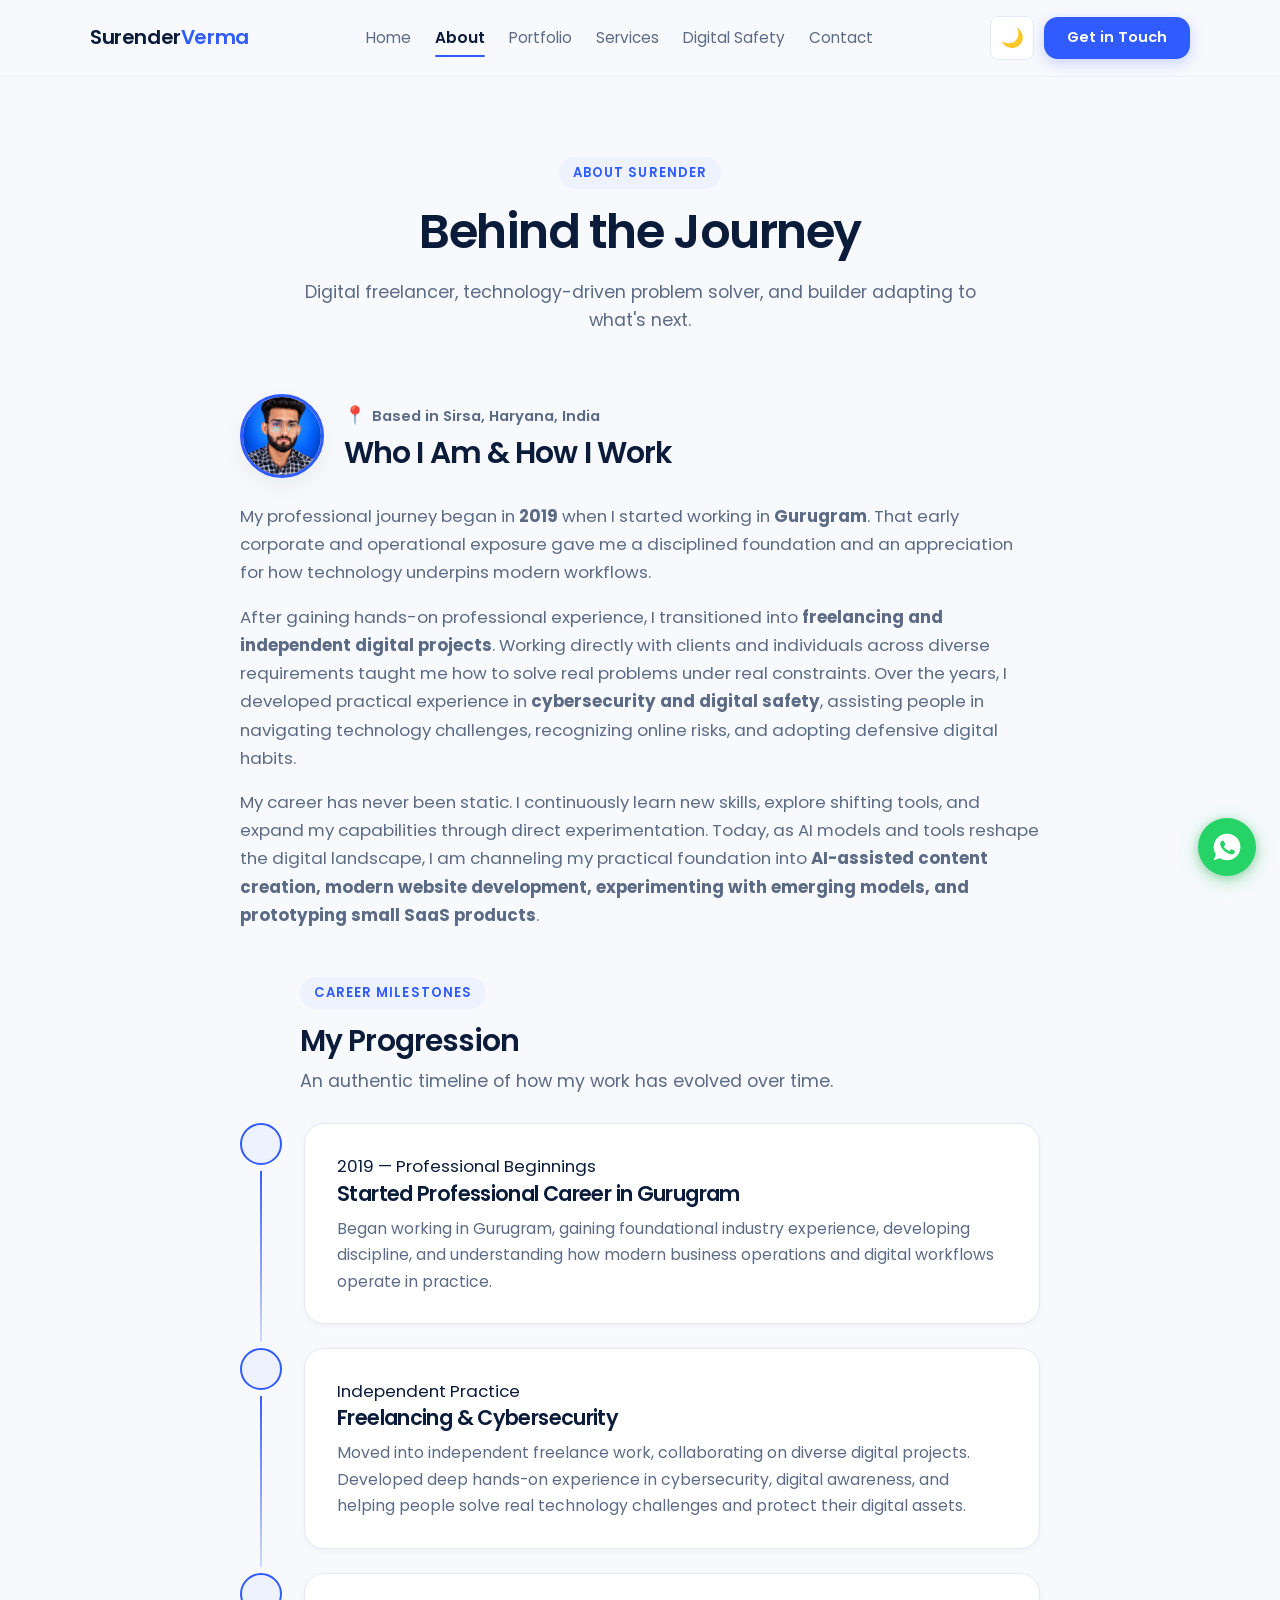
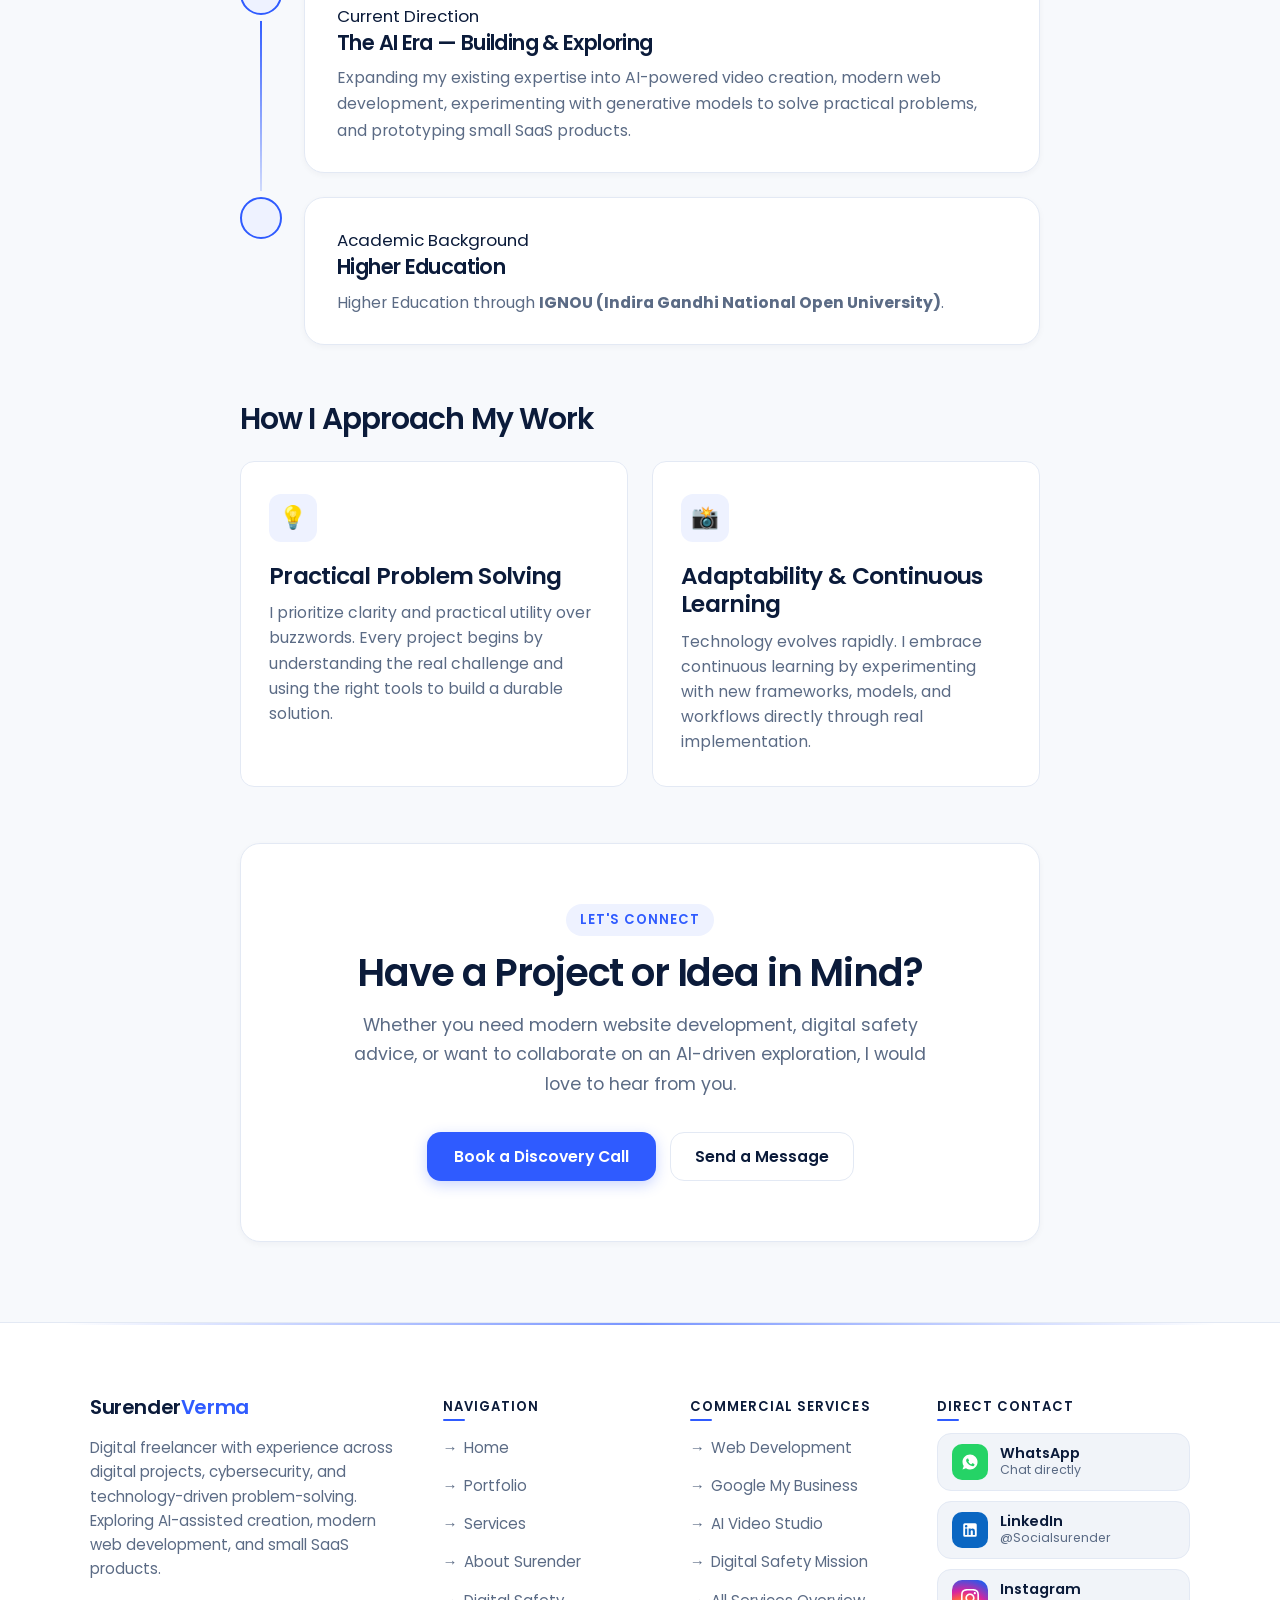
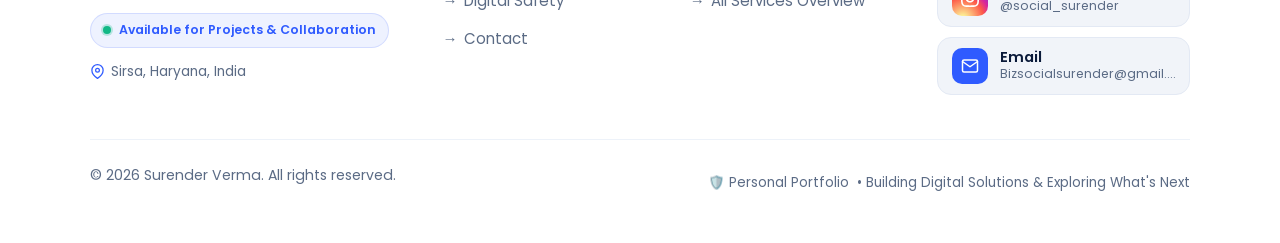
<file: about.html>
<!DOCTYPE html>
<html lang="en">
<head>
  <meta charset="UTF-8">
  <meta name="viewport" content="width=device-width, initial-scale=1.0, minimum-scale=1.0, maximum-scale=5.0, viewport-fit=cover">
  <title>About Surender Verma | Digital Freelancer &amp; Builder</title>
  <meta name="description" content="Learn about Surender Verma. Digital freelancer with experience across digital projects, cybersecurity, and technology-driven problem solving since beginning in Gurugram in 2019.">
  <meta name="author" content="Surender Verma">
  <meta name="theme-color" content="#2F5BFF">
  <link rel="canonical" href="https://surenderverma.cv/about.html">

  <!-- Open Graph / Meta -->
  <meta property="og:site_name" content="Surender Verma">
  <meta property="og:title" content="About Surender Verma | Journey, Experience &amp; Direction">
  <meta property="og:description" content="Digital freelancer with experience across digital projects, cybersecurity, and technology-driven problem-solving since 2019. Now exploring AI video creation, modern web development, and small SaaS products.">
  <meta property="og:type" content="profile">
  <meta property="og:url" content="https://surenderverma.cv/about.html">
  <meta property="og:image" content="https://surenderverma.cv/images/og-image.png">
  <meta property="og:image:width" content="1200">
  <meta property="og:image:height" content="630">
  <meta property="og:image:alt" content="About Surender Verma - Digital Freelancer & Builder">

  <!-- Twitter Cards -->
  <meta name="twitter:card" content="summary_large_image">
  <meta name="twitter:title" content="About Surender Verma | Journey, Experience &amp; Direction">
  <meta name="twitter:description" content="Digital freelancer with experience across digital projects, cybersecurity, and technology-driven problem-solving since 2019.">
  <meta name="twitter:image" content="https://surenderverma.cv/images/og-image.png">

  <!-- Google Font: Poppins (Strictly 2 weights: 400 & 600) -->
  <link rel="preconnect" href="https://fonts.googleapis.com">
  <link rel="preconnect" href="https://fonts.gstatic.com" crossorigin>
  <link href="https://fonts.googleapis.com/css2?family=Poppins:wght@400;600&display=swap" rel="stylesheet">

  <!-- Favicon & Touch Icon -->
  <link rel="icon" href="data:image/svg+xml,%3Csvg xmlns='http://www.w3.org/2000/svg' viewBox='0 0 100 100'%3E%3Crect width='100' height='100' rx='20' fill='%232F5BFF'/%3E%3Ctext x='50' y='67' font-size='50' font-family='Poppins, sans-serif' font-weight='600' text-anchor='middle' fill='%23ffffff'%3ESV%3C/text%3E%3C/svg%3E">
  <link rel="apple-touch-icon" href="images/apple-touch-icon.png">

  <!-- Theme Init Script (Zero Flash) -->
  <script>
    (function () {
      const savedTheme = localStorage.getItem('sv-theme');
      const prefersDark = window.matchMedia && window.matchMedia('(prefers-color-scheme: dark)').matches;
      const theme = savedTheme || (prefersDark ? 'dark' : 'light');
      document.documentElement.setAttribute('data-theme', theme);
    })();
  </script>

  <!-- Stylesheet -->
  <link rel="stylesheet" href="style.css">

  <!-- Structured Data: Person Schema (JSON-LD) -->
  <script type="application/ld+json">
  {
    "@context": "https://schema.org",
    "@type": "Person",
    "name": "Surender Verma",
    "jobTitle": [
      "Digital Freelancer & Builder",
      "Cybersecurity Consultant"
    ],
    "address": {
      "@type": "PostalAddress",
      "addressLocality": "Sirsa",
      "addressRegion": "Haryana",
      "addressCountry": "India"
    },
    "url": "https://surenderverma.cv/about.html",
    "sameAs": [
      "https://linkedin.com/in/Socialsurender",
      "https://instagram.com/social_surender"
    ]
  }
  </script>
</head>
<body>
  <a href="#main-content" class="skip-link">Skip to main content</a>

  <!-- =======================================================================
       HEADER
       ======================================================================= -->
  <header class="site-header">
    <div class="container header-inner">
      <a href="index.html" class="site-logo" aria-label="Surender Verma Homepage" data-site="brand">
        Surender <span>Verma</span>
      </a>

      <nav class="nav-menu" aria-label="Main Navigation">
        <a href="index.html" class="nav-link">Home</a>
        <a href="about.html" class="nav-link active" aria-current="page">About</a>
        <a href="portfolio.html" class="nav-link">Portfolio</a>
        <a href="services.html" class="nav-link">Services</a>
        <a href="digital-safety.html" class="nav-link">Digital Safety</a>
        <a href="contact.html" class="nav-link">Contact</a>
      </nav>

      <div class="header-actions">
        <button id="themeToggle" class="theme-toggle" type="button" aria-label="Toggle dark mode" title="Switch theme">
          &#127769;
        </button>
        <a href="https://calendly.com/bizsocialsurender/30min" class="btn-primary" data-cta-link target="_blank" rel="noopener noreferrer">Get in Touch</a>
        <button id="mobileNavToggle" class="mobile-toggle" type="button" aria-label="Toggle navigation menu" aria-expanded="false">
          <span class="hamburger-box" aria-hidden="true">
            <span class="hamburger-line line-1"></span>
            <span class="hamburger-line line-2"></span>
            <span class="hamburger-line line-3"></span>
          </span>
        </button>
      </div>
    </div>
  </header>

  <!-- Mobile Nav Backdrop -->
  <div id="mobileNavBackdrop" class="mobile-nav-backdrop" aria-hidden="true"></div>

  <!-- Mobile Slide-out Drawer -->
  <div id="mobileNavDrawer" class="mobile-nav-drawer" aria-label="Mobile Navigation" aria-hidden="true">
    <!-- Drawer Header -->
    <div class="drawer-header">
      <div class="drawer-profile">
        <div class="drawer-avatar-wrap">
          <img src="images/surender.jpg" alt="Surender Verma" class="drawer-avatar" width="44" height="44" loading="lazy">
          <span class="drawer-status-dot" title="Available for Projects & Collaboration"></span>
        </div>
        <div class="drawer-profile-info">
          <span class="drawer-profile-name">Surender Verma</span>
          <span class="drawer-profile-role">Digital Freelancer &amp; Builder</span>
        </div>
      </div>
      <button id="mobileNavClose" class="drawer-close-btn" type="button" aria-label="Close menu">
        <svg width="20" height="20" viewBox="0 0 24 24" fill="none" stroke="currentColor" stroke-width="2.2" stroke-linecap="round" stroke-linejoin="round">
          <line x1="18" y1="6" x2="6" y2="18"></line>
          <line x1="6" y1="6" x2="18" y2="18"></line>
        </svg>
      </button>
    </div>

    <!-- Drawer Body -->
    <div class="drawer-body">
      <div class="drawer-nav-label">Navigation</div>
      <nav class="drawer-nav">
        <a href="index.html" class="drawer-link">
          <span class="drawer-link-icon">
            <svg width="18" height="18" viewBox="0 0 24 24" fill="none" stroke="currentColor" stroke-width="2" stroke-linecap="round" stroke-linejoin="round"><path d="m3 9 9-7 9 7v11a2 2 0 0 1-2 2H5a2 2 0 0 1-2-2z"></path><polyline points="9 22 9 12 15 12 15 22"></polyline></svg>
          </span>
          <span class="drawer-link-text">Home</span>
          <span class="drawer-link-arrow">&rsaquo;</span>
        </a>
        <a href="about.html" class="drawer-link active">
          <span class="drawer-link-icon">
            <svg width="18" height="18" viewBox="0 0 24 24" fill="none" stroke="currentColor" stroke-width="2" stroke-linecap="round" stroke-linejoin="round"><path d="M20 21v-2a4 4 0 0 0-4-4H8a4 4 0 0 0-4 4v2"></path><circle cx="12" cy="7" r="4"></circle></svg>
          </span>
          <span class="drawer-link-text">About</span>
          <span class="drawer-link-arrow">&rsaquo;</span>
        </a>
                <a href="portfolio.html" class="drawer-link">
          <span class="drawer-link-icon">
            <svg width="18" height="18" viewBox="0 0 24 24" fill="none" stroke="currentColor" stroke-width="2" stroke-linecap="round" stroke-linejoin="round"><polygon points="12 2 2 7 12 12 22 7 12 2"></polygon><polyline points="2 17 12 22 22 17"></polyline><polyline points="2 12 12 17 22 12"></polyline></svg>
          </span>
          <span class="drawer-link-text">Portfolio</span>
          <span class="drawer-link-arrow">&rsaquo;</span>
        </a>
        <a href="services.html" class="drawer-link">
          <span class="drawer-link-icon">
            <svg width="18" height="18" viewBox="0 0 24 24" fill="none" stroke="currentColor" stroke-width="2" stroke-linecap="round" stroke-linejoin="round"><rect width="20" height="14" x="2" y="7" rx="2" ry="2"></rect><path d="M16 21V5a2 2 0 0 0-2-2h-4a2 2 0 0 0-2 2v16"></path></svg>
          </span>
          <span class="drawer-link-text">Services</span>
          <span class="drawer-link-arrow">&rsaquo;</span>
        </a>
        <a href="digital-safety.html" class="drawer-link">
          <span class="drawer-link-icon">
            <svg width="18" height="18" viewBox="0 0 24 24" fill="none" stroke="currentColor" stroke-width="2" stroke-linecap="round" stroke-linejoin="round"><path d="M12 22s8-4 8-10V5l-8-3-8 3v7c0 6 8 10 8 10z"></path></svg>
          </span>
          <span class="drawer-link-text">Digital Safety</span>
          <span class="drawer-link-arrow">&rsaquo;</span>
        </a>
        <a href="contact.html" class="drawer-link">
          <span class="drawer-link-icon">
            <svg width="18" height="18" viewBox="0 0 24 24" fill="none" stroke="currentColor" stroke-width="2" stroke-linecap="round" stroke-linejoin="round"><rect width="20" height="16" x="2" y="4" rx="2"></rect><path d="m22 7-8.97 5.7a1.94 1.94 0 0 1-2.06 0L2 7"></path></svg>
          </span>
          <span class="drawer-link-text">Contact</span>
          <span class="drawer-link-arrow">&rsaquo;</span>
        </a>
      </nav>

      <div class="drawer-cta-section">
        <div class="drawer-nav-label">Direct Access</div>
        <a href="https://calendly.com/bizsocialsurender/30min" target="_blank" rel="noopener noreferrer" class="btn-primary drawer-action-btn" data-cta-link>
          <svg width="17" height="17" viewBox="0 0 24 24" fill="none" stroke="currentColor" stroke-width="2" stroke-linecap="round" stroke-linejoin="round"><rect width="18" height="18" x="3" y="4" rx="2" ry="2"></rect><line x1="16" y1="2" x2="16" y2="6"></line><line x1="8" y1="2" x2="8" y2="6"></line><line x1="3" y1="10" x2="21" y2="10"></line></svg>
          <span>Book a 30-Min Call</span>
        </a>
        <a href="https://wa.me/919817242747" target="_blank" rel="noopener noreferrer" class="drawer-whatsapp-btn">
          <svg width="18" height="18" viewBox="0 0 24 24" fill="currentColor"><path d="M.057 24l1.687-6.163c-1.041-1.804-1.588-3.849-1.587-5.946.003-6.556 5.338-11.891 11.893-11.891 3.181.001 6.167 1.24 8.413 3.488 2.245 2.248 3.481 5.236 3.48 8.414-.003 6.557-5.338 11.892-11.893 11.892-1.99-.001-3.951-.5-5.688-1.448l-6.305 1.654zm6.597-3.807c1.676.995 3.276 1.591 5.392 1.592 5.448 0 9.886-4.434 9.889-9.885.002-5.462-4.415-9.89-9.881-9.892-5.452 0-9.887 4.434-9.889 9.884-.001 2.225.651 3.891 1.746 5.634l-.999 3.648 3.742-.981zm11.387-5.464c-.074-.124-.272-.198-.57-.347-.297-.149-1.758-.868-2.031-.967-.272-.099-.47-.149-.669.149-.198.297-.768.967-.941 1.165-.173.198-.347.223-.644.074-.297-.149-1.255-.462-2.39-1.475-.883-.788-1.48-1.761-1.653-2.059-.173-.297-.018-.458.13-.606.134-.133.297-.347.446-.521.151-.172.2-.296.3-.495.099-.198.05-.372-.025-.521-.075-.148-.669-1.611-.916-2.206-.242-.579-.487-.501-.669-.51l-.57-.01c-.198 0-.52.074-.792.372s-1.04 1.016-1.04 2.479 1.065 2.876 1.213 3.074c.149.198 2.095 3.2 5.076 4.487.709.306 1.263.489 1.694.626.712.226 1.36.194 1.872.118.571-.085 1.758-.719 2.006-1.413.248-.695.248-1.29.173-1.414z"/></svg>
          <span>Chat on WhatsApp</span>
        </a>
      </div>
    </div>

    <!-- Drawer Footer -->
    <div class="drawer-footer">
      <div class="drawer-socials">
        <a href="https://linkedin.com/in/Socialsurender" target="_blank" rel="noopener noreferrer" class="drawer-social-link" aria-label="LinkedIn">
          <svg width="17" height="17" viewBox="0 0 24 24" fill="currentColor"><path d="M19 0h-14c-2.761 0-5 2.239-5 5v14c0 2.761 2.239 5 5 5h14c2.762 0 5-2.239 5-5v-14c0-2.761-2.238-5-5-5zm-11 19h-3v-11h3v11zm-1.5-12.268c-.966 0-1.75-.79-1.75-1.764s.784-1.764 1.75-1.764 1.75.79 1.75 1.764-.783 1.764-1.75 1.764zm13.5 12.268h-3v-5.604c0-3.368-4-3.113-4 0v5.604h-3v-11h3v1.765c1.396-2.586 7-2.777 7 2.476v6.759z"/></svg>
        </a>
        <a href="https://instagram.com/social_surender" target="_blank" rel="noopener noreferrer" class="drawer-social-link" aria-label="Instagram">
          <svg width="17" height="17" viewBox="0 0 24 24" fill="currentColor"><path d="M12 2.163c3.204 0 3.584.012 4.85.07 3.252.148 4.771 1.691 4.919 4.919.058 1.265.069 1.645.069 4.849 0 3.205-.012 3.584-.069 4.849-.149 3.225-1.664 4.771-4.919 4.919-1.266.058-1.644.07-4.85.07-3.204 0-3.584-.012-4.849-.07-3.26-.149-4.771-1.699-4.919-4.92-.058-1.265-.07-1.644-.07-4.849 0-3.204.013-3.583.07-4.849.149-3.227 1.664-4.771 4.919-4.919 1.266-.057 1.645-.069 4.849-.069zm0-2.163c-3.259 0-3.667.014-4.947.072-4.358.2-6.78 2.618-6.98 6.98-.059 1.281-.073 1.689-.073 4.948 0 3.259.014 3.668.072 4.948.2 4.358 2.618 6.78 6.98 6.98 1.281.058 1.689.072 4.948.072 3.259 0 3.668-.014 4.948-.072 4.354-.2 6.782-2.618 6.979-6.98.059-1.28.073-1.689.073-4.948 0-3.259-.014-3.667-.072-4.947-.196-4.354-2.617-6.78-6.979-6.98-1.281-.059-1.69-.073-4.949-.073zm0 5.838c-3.403 0-6.162 2.759-6.162 6.162s2.759 6.163 6.162 6.163 6.162-2.759 6.162-6.163c0-3.403-2.759-6.162-6.162-6.162zm0 10.162c-2.209 0-4-1.79-4-4 0-2.209 1.791-4 4-4s4 1.791 4 4c0 2.21-1.791 4-4 4zm6.406-11.845c-.796 0-1.441.645-1.441 1.44s.645 1.44 1.441 1.44c.795 0 1.439-.645 1.439-1.44s-.644-1.44-1.439-1.44z"/></svg>
        </a>
        <a href="https://wa.me/919817242747" target="_blank" rel="noopener noreferrer" class="drawer-social-link" aria-label="WhatsApp">
          <svg width="17" height="17" viewBox="0 0 24 24" fill="currentColor"><path d="M.057 24l1.687-6.163c-1.041-1.804-1.588-3.849-1.587-5.946.003-6.556 5.338-11.891 11.893-11.891 3.181.001 6.167 1.24 8.413 3.488 2.245 2.248 3.481 5.236 3.48 8.414-.003 6.557-5.338 11.892-11.893 11.892-1.99-.001-3.951-.5-5.688-1.448l-6.305 1.654zm6.597-3.807c1.676.995 3.276 1.591 5.392 1.592 5.448 0 9.886-4.434 9.889-9.885.002-5.462-4.415-9.89-9.881-9.892-5.452 0-9.887 4.434-9.889 9.884-.001 2.225.651 3.891 1.746 5.634l-.999 3.648 3.742-.981zm11.387-5.464c-.074-.124-.272-.198-.57-.347-.297-.149-1.758-.868-2.031-.967-.272-.099-.47-.149-.669.149-.198.297-.768.967-.941 1.165-.173.198-.347.223-.644.074-.297-.149-1.255-.462-2.39-1.475-.883-.788-1.48-1.761-1.653-2.059-.173-.297-.018-.458.13-.606.134-.133.297-.347.446-.521.151-.172.2-.296.3-.495.099-.198.05-.372-.025-.521-.075-.148-.669-1.611-.916-2.206-.242-.579-.487-.501-.669-.51l-.57-.01c-.198 0-.52.074-.792.372s-1.04 1.016-1.04 2.479 1.065 2.876 1.213 3.074c.149.198 2.095 3.2 5.076 4.487.709.306 1.263.489 1.694.626.712.226 1.36.194 1.872.118.571-.085 1.758-.719 2.006-1.413.248-.695.248-1.29.173-1.414z"/></svg>
        </a>
        <a href="mailto:Bizsocialsurender@gmail.com" class="drawer-social-link" aria-label="Email">
          <svg width="17" height="17" viewBox="0 0 24 24" fill="none" stroke="currentColor" stroke-width="2" stroke-linecap="round" stroke-linejoin="round"><rect width="20" height="16" x="2" y="4" rx="2"></rect><path d="m22 7-8.97 5.7a1.94 1.94 0 0 1-2.06 0L2 7"></path></svg>
        </a>
      </div>
      <p class="drawer-copyright">&copy; 2026 Surender Verma. All rights reserved.</p>
    </div>
  </div>

  <main id="main-content">

    <!-- Page Intro Header -->
    <section class="section" style="padding-bottom: 40px;">
      <div class="container-narrow">
        <div class="fade-up" style="text-align: center;">
          <span class="section-tag">About Surender</span>
          <h1 style="margin-bottom: 16px;">Behind the Journey</h1>
          <p class="section-subtitle" style="margin: 0 auto; max-width: 680px;">
            Digital freelancer, technology-driven problem solver, and builder adapting to what's next.
          </p>
        </div>
      </div>
    </section>

    <!-- Core Bio & Story Section -->
    <section class="section" style="padding-top: 20px;">
      <div class="container-narrow">
        <div class="about-short-card fade-up" style="margin-bottom: 48px;">
          <div style="display: flex; gap: 20px; align-items: center; margin-bottom: 24px; flex-wrap: wrap;">
            <img src="images/surender.jpg" alt="Surender Verma" style="width: 84px; height: 84px; border-radius: 50%; object-fit: cover; border: 3px solid var(--color-primary); box-shadow: var(--shadow-md); flex-shrink: 0;" onerror="this.onerror=null; this.src='images/surender-placeholder.svg';">
            <div style="min-width: 0;">
              <div style="display: flex; align-items: center; gap: 6px; margin-bottom: 4px;">
                <span style="font-size: 1.1rem;">&#128205;</span>
                <span style="font-size: 0.92rem; color: var(--text-muted); font-weight: 600;">Based in Sirsa, Haryana, India</span>
              </div>
              <h2 style="margin: 0; font-size: clamp(1.5rem, 3.5vw, 1.85rem);">Who I Am &amp; How I Work</h2>
            </div>
          </div>

          <div class="about-short-content">
            <p>
              My professional journey began in <strong>2019</strong> when I started working in <strong>Gurugram</strong>. That early corporate and operational exposure gave me a disciplined foundation and an appreciation for how technology underpins modern workflows.
            </p>
            <p>
              After gaining hands-on professional experience, I transitioned into <strong>freelancing and independent digital projects</strong>. Working directly with clients and individuals across diverse requirements taught me how to solve real problems under real constraints. Over the years, I developed practical experience in <strong>cybersecurity and digital safety</strong>, assisting people in navigating technology challenges, recognizing online risks, and adopting defensive digital habits.
            </p>
            <p>
              My career has never been static. I continuously learn new skills, explore shifting tools, and expand my capabilities through direct experimentation. Today, as AI models and tools reshape the digital landscape, I am channeling my practical foundation into <strong>AI-assisted content creation, modern website development, experimenting with emerging models, and prototyping small SaaS products</strong>.
            </p>
          </div>
        </div>

        <!-- Structured Editorial Journey Timeline -->
        <div class="fade-up" style="margin-bottom: 56px;">
          <div class="section-head" style="text-align: left; margin-bottom: 28px;">
            <span class="section-tag">Career Milestones</span>
            <h2 style="font-size: 1.85rem; margin-bottom: 8px;">My Progression</h2>
            <p class="section-subtitle" style="margin: 0;">An authentic timeline of how my work has evolved over time.</p>
          </div>

          <div class="journey-timeline">
            <!-- Step 1: 2019 Gurugram -->
            <div class="journey-step">
              <div class="journey-marker" aria-hidden="true"></div>
              <div class="journey-card">
                <span class="journey-period">2019 &mdash; Professional Beginnings</span>
                <h3 class="journey-title">Started Professional Career in Gurugram</h3>
                <p class="journey-desc">
                  Began working in Gurugram, gaining foundational industry experience, developing discipline, and understanding how modern business operations and digital workflows operate in practice.
                </p>
              </div>
            </div>

            <!-- Step 2: Freelancing & Cybersecurity -->
            <div class="journey-step">
              <div class="journey-marker" aria-hidden="true"></div>
              <div class="journey-card">
                <span class="journey-period">Independent Practice</span>
                <h3 class="journey-title">Freelancing &amp; Cybersecurity</h3>
                <p class="journey-desc">
                  Moved into independent freelance work, collaborating on diverse digital projects. Developed deep hands-on experience in cybersecurity, digital awareness, and helping people solve real technology challenges and protect their digital assets.
                </p>
              </div>
            </div>

            <!-- Step 3: The AI Era -->
            <div class="journey-step">
              <div class="journey-marker" aria-hidden="true"></div>
              <div class="journey-card">
                <span class="journey-period">Current Direction</span>
                <h3 class="journey-title">The AI Era &mdash; Building &amp; Exploring</h3>
                <p class="journey-desc">
                  Expanding my existing expertise into AI-powered video creation, modern web development, experimenting with generative models to solve practical problems, and prototyping small SaaS products.
                </p>
              </div>
            </div>

            <!-- Academic Background -->
            <div class="journey-step">
              <div class="journey-marker" aria-hidden="true"></div>
              <div class="journey-card">
                <span class="journey-period">Academic Background</span>
                <h3 class="journey-title">Higher Education</h3>
                <p class="journey-desc">
                  Higher Education through <strong>IGNOU (Indira Gandhi National Open University)</strong>.
                </p>
              </div>
            </div>
          </div>
        </div>

        <!-- Principles & Approach -->
        <div class="fade-up" style="margin-bottom: 56px;">
          <h2 style="font-size: 1.85rem; margin-bottom: 24px;">How I Approach My Work</h2>
          
          <div class="cards-grid-4" style="margin-bottom: 28px;">
            <div class="service-card">
              <div class="card-icon">&#128161;</div>
              <h3>Practical Problem Solving</h3>
              <p>
                I prioritize clarity and practical utility over buzzwords. Every project begins by understanding the real challenge and using the right tools to build a durable solution.
              </p>
            </div>

            <div class="service-card">
              <div class="card-icon">&#128248;</div>
              <h3>Adaptability &amp; Continuous Learning</h3>
              <p>
                Technology evolves rapidly. I embrace continuous learning by experimenting with new frameworks, models, and workflows directly through real implementation.
              </p>
            </div>
          </div>
        </div>

        <!-- Call to Action Box -->
        <div class="cta-box fade-up">
          <span class="section-tag">Let's Connect</span>
          <h2>Have a Project or Idea in Mind?</h2>
          <p>
            Whether you need modern website development, digital safety advice, or want to collaborate on an AI-driven exploration, I would love to hear from you.
          </p>
          <div class="btn-group" style="justify-content: center;">
            <a href="https://calendly.com/bizsocialsurender/30min" class="btn-primary" data-cta-link target="_blank" rel="noopener noreferrer">Book a Discovery Call</a>
            <a href="contact.html" class="btn-secondary">Send a Message</a>
          </div>
        </div>

      </div>
    </section>

  </main>

  <!-- =======================================================================
       FOOTER
       ======================================================================= -->
  <footer class="site-footer">
    <div class="container">
      <div class="footer-grid">
        <!-- Col 1: Brand & Bio -->
        <div class="footer-col-brand">
          <a href="index.html" class="site-logo" data-site="brand">
            Surender <span>Verma</span>
          </a>
          <p>Digital freelancer with experience across digital projects, cybersecurity, and technology-driven problem-solving. Exploring AI-assisted creation, modern web development, and small SaaS products.</p>
          
          <div class="footer-status-pill">
            <span class="footer-status-dot"></span>
            <span>Available for Projects &amp; Collaboration</span>
          </div>

          <div class="footer-location">
            <svg width="15" height="15" viewBox="0 0 24 24" fill="none" stroke="currentColor" stroke-width="2" stroke-linecap="round" stroke-linejoin="round" aria-hidden="true">
              <path d="M21 10c0 7-9 13-9 13s-9-6-9-13a9 9 0 0 1 18 0z"></path>
              <circle cx="12" cy="10" r="3"></circle>
            </svg>
            <span data-site="location">Sirsa, Haryana, India</span>
          </div>
        </div>

        <!-- Col 2: Navigation -->
        <div class="footer-col">
          <h4>Navigation</h4>
          <ul class="footer-links">
            <li><a href="index.html"><span>&rarr;</span> Home</a></li>
            <li><a href="portfolio.html"><span>&rarr;</span> Portfolio</a></li>
            <li><a href="services.html"><span>&rarr;</span> Services</a></li>
            <li><a href="about.html"><span>&rarr;</span> About Surender</a></li>
            <li><a href="digital-safety.html"><span>&rarr;</span> Digital Safety</a></li>
            <li><a href="contact.html"><span>&rarr;</span> Contact</a></li>
          </ul>
        </div>

        <!-- Col 3: Commercial Services -->
        <div class="footer-col">
          <h4>Commercial Services</h4>
          <ul class="footer-links">
            <li><a href="web-development.html"><span>&rarr;</span> Web Development</a></li>
            <li><a href="gmb-setup.html"><span>&rarr;</span> Google My Business</a></li>
            <li><a href="ai-video-production.html"><span>&rarr;</span> AI Video Studio</a></li>
            <li><a href="digital-safety.html"><span>&rarr;</span> Digital Safety Mission</a></li>
            <li><a href="services.html"><span>&rarr;</span> All Services Overview</a></li>
          </ul>
        </div>

        <!-- Col 4: Connect Directly with Social Media Icons -->
        <div class="footer-col">
          <h4>Direct Contact</h4>
          <div class="footer-contact-list">
            <!-- WhatsApp -->
            <a data-wa href="https://wa.me/919817242747" target="_blank" rel="noopener noreferrer" class="footer-contact-item" aria-label="WhatsApp Surender">
              <span class="footer-contact-icon icon-wa" aria-hidden="true">
                <svg width="18" height="18" viewBox="0 0 24 24" fill="currentColor">
                  <path d="M12.031 2C6.495 2 2 6.495 2 12.031c0 1.99.584 3.864 1.625 5.466L2 22l4.63-1.602a9.98 9.98 0 005.401 1.57h.004c5.536 0 10.031-4.495 10.031-10.031 0-2.679-1.043-5.198-2.937-7.092A9.957 9.957 0 0012.031 2zm5.845 14.195c-.244.686-1.42 1.258-1.954 1.34-.492.074-1.127.106-3.266-.782-2.735-1.134-4.502-3.921-4.638-4.103-.136-.182-1.109-1.474-1.109-2.81 0-1.336.7-1.995.948-2.259.248-.264.542-.33.722-.33.18 0 .361.002.518.01.168.008.394-.064.616.47.228.547.778 1.898.846 2.035.068.137.113.298.023.477-.09.18-.135.292-.27.45-.136.158-.286.353-.408.474-.136.136-.277.284-.12.553.158.27.7 1.154 1.503 1.87 1.033.92 1.905 1.206 2.176 1.341.27.136.43.113.59-.068.158-.182.677-.79.858-1.062.18-.27.362-.226.61-.136.248.09 1.573.742 1.844.877.27.136.452.203.519.316.068.113.068.654-.176 1.34z"/>
                </svg>
              </span>
              <div class="footer-contact-text">
                <span class="footer-contact-title">WhatsApp</span>
                <span class="footer-contact-detail">Chat directly</span>
              </div>
            </a>

            <!-- LinkedIn -->
            <a data-c="linkedin" href="https://linkedin.com/in/Socialsurender" target="_blank" rel="noopener noreferrer" class="footer-contact-item" aria-label="LinkedIn Profile">
              <span class="footer-contact-icon icon-in" aria-hidden="true">
                <svg width="18" height="18" viewBox="0 0 24 24" fill="currentColor">
                  <path d="M19 3a2 2 0 0 1 2 2v14a2 2 0 0 1-2 2H5a2 2 0 0 1-2-2V5a2 2 0 0 1 2-2h14m-.5 15.5v-5.3a3.26 3.26 0 0 0-3.26-3.26c-.85 0-1.84.52-2.28 1.3v-1.11h-2.79v8.37h2.79v-4.93c0-.77.62-1.4 1.39-1.4a1.4 1.4 0 0 1 1.4 1.4v4.93h2.75M6.88 8.56a1.68 1.68 0 0 0 1.68-1.68c0-.93-.75-1.69-1.68-1.69a1.69 1.69 0 0 0-1.69 1.69c0 .93.76 1.68 1.69 1.68m1.39 9.94v-8.37H5.5v8.37h2.77z"/>
                </svg>
              </span>
              <div class="footer-contact-text">
                <span class="footer-contact-title">LinkedIn</span>
                <span class="footer-contact-detail">@Socialsurender</span>
              </div>
            </a>

            <!-- Instagram -->
            <a data-c="instagram" href="https://instagram.com/social_surender" target="_blank" rel="noopener noreferrer" class="footer-contact-item" aria-label="Instagram Profile">
              <span class="footer-contact-icon icon-ig" aria-hidden="true">
                <svg width="18" height="18" viewBox="0 0 24 24" fill="currentColor">
                  <path d="M12 2.163c3.204 0 3.584.012 4.85.07 3.252.148 4.771 1.691 4.919 4.919.058 1.265.069 1.645.069 4.849 0 3.205-.012 3.584-.069 4.849-.149 3.225-1.664 4.771-4.919 4.919-1.266.058-1.644.07-4.85.07-3.204 0-3.584-.012-4.849-.07-3.26-.149-4.771-1.699-4.919-4.92-.058-1.265-.07-1.644-.07-4.849 0-3.204.013-3.583.07-4.849.149-3.227 1.664-4.771 4.919-4.919 1.266-.057 1.645-.069 4.849-.069zm0-2.163c-3.259 0-3.667.014-4.947.072-4.358.2-6.78 2.618-6.98 6.98-.059 1.281-.073 1.689-.073 4.948 0 3.259.014 3.668.072 4.948.2 4.358 2.618 6.78 6.98 6.98 1.281.058 1.689.072 4.948.072 3.259 0 3.668-.014 4.948-.072 4.354-.2 6.782-2.618 6.979-6.98.059-1.28.073-1.689.073-4.948 0-3.259-.014-3.667-.072-4.947-.196-4.354-2.617-6.78-6.979-6.98-1.281-.059-1.69-.073-4.949-.073zm0 5.838c-3.403 0-6.162 2.759-6.162 6.162s2.759 6.163 6.162 6.163 6.162-2.759 6.162-6.163c0-3.403-2.759-6.162-6.162-6.162zm0 10.162c-2.209 0-4-1.79-4-4 0-2.209 1.791-4 4-4s4 1.791 4 4c0 2.21-1.791 4-4 4zm6.406-11.845c-.796 0-1.441.645-1.441 1.44s.645 1.44 1.441 1.44c.795 0 1.439-.645 1.439-1.44s-.644-1.44-1.439-1.44z"/>
                </svg>
              </span>
              <div class="footer-contact-text">
                <span class="footer-contact-title">Instagram</span>
                <span class="footer-contact-detail">@social_surender</span>
              </div>
            </a>

            <!-- Email -->
            <a data-c="email" href="mailto:Bizsocialsurender@gmail.com" class="footer-contact-item" aria-label="Email Surender">
              <span class="footer-contact-icon icon-mail" aria-hidden="true">
                <svg width="18" height="18" viewBox="0 0 24 24" fill="none" stroke="currentColor" stroke-width="2" stroke-linecap="round" stroke-linejoin="round">
                  <path d="M4 4h16c1.1 0 2 .9 2 2v12c0 1.1-.9 2-2 2H4c-1.1 0-2-.9-2-2V6c0-1.1.9-2 2-2z"/>
                  <polyline points="22,6 12,13 2,6"/>
                </svg>
              </span>
              <div class="footer-contact-text">
                <span class="footer-contact-title">Email</span>
                <span class="footer-contact-detail" data-c="email">Bizsocialsurender@gmail.com</span>
              </div>
            </a>
          </div>
        </div>
      </div>

      <!-- Bottom Bar -->
      <div class="footer-bottom">
        <p>&copy; <span data-c="year">2026</span> <span data-site="name">Surender Verma</span>. All rights reserved.</p>
        <p class="footer-bottom-trust"><span>&#128737;&#65039; Personal Portfolio</span> &bull; Building Digital Solutions &amp; Exploring What's Next</p>
      </div>
    </div>
  </footer>

    <!-- Floating WhatsApp Action Button -->
  <a class="float-wa" data-wa href="https://wa.me/919817242747" target="_blank" rel="noopener noreferrer" aria-label="Chat directly with Surender on WhatsApp">
    <svg width="32" height="32" viewBox="0 0 24 24" fill="currentColor" aria-hidden="true">
      <path d="M12.031 2C6.495 2 2 6.495 2 12.031c0 1.99.584 3.864 1.625 5.466L2 22l4.63-1.602a9.98 9.98 0 005.401 1.57h.004c5.536 0 10.031-4.495 10.031-10.031 0-2.679-1.043-5.198-2.937-7.092A9.957 9.957 0 0012.031 2zm5.845 14.195c-.244.686-1.42 1.258-1.954 1.34-.492.074-1.127.106-3.266-.782-2.735-1.134-4.502-3.921-4.638-4.103-.136-.182-1.109-1.474-1.109-2.81 0-1.336.7-1.995.948-2.259.248-.264.542-.33.722-.33.18 0 .361.002.518.01.168.008.394-.064.616.47.228.547.778 1.898.846 2.035.068.137.113.298.023.477-.09.18-.135.292-.27.45-.136.158-.286.353-.408.474-.136.136-.277.284-.12.553.158.27.7 1.154 1.503 1.87 1.033.92 1.905 1.206 2.176 1.341.27.136.43.113.59-.068.158-.182.677-.79.858-1.062.18-.27.362-.226.61-.136.248.09 1.573.742 1.844.877.27.136.452.203.519.316.068.113.068.654-.176 1.34z"/>
    </svg>
  </a>

  <!-- Config and App Scripts -->
  <script src="config.js"></script>
  <script src="app.js"></script>
</body>
</html>
</file>
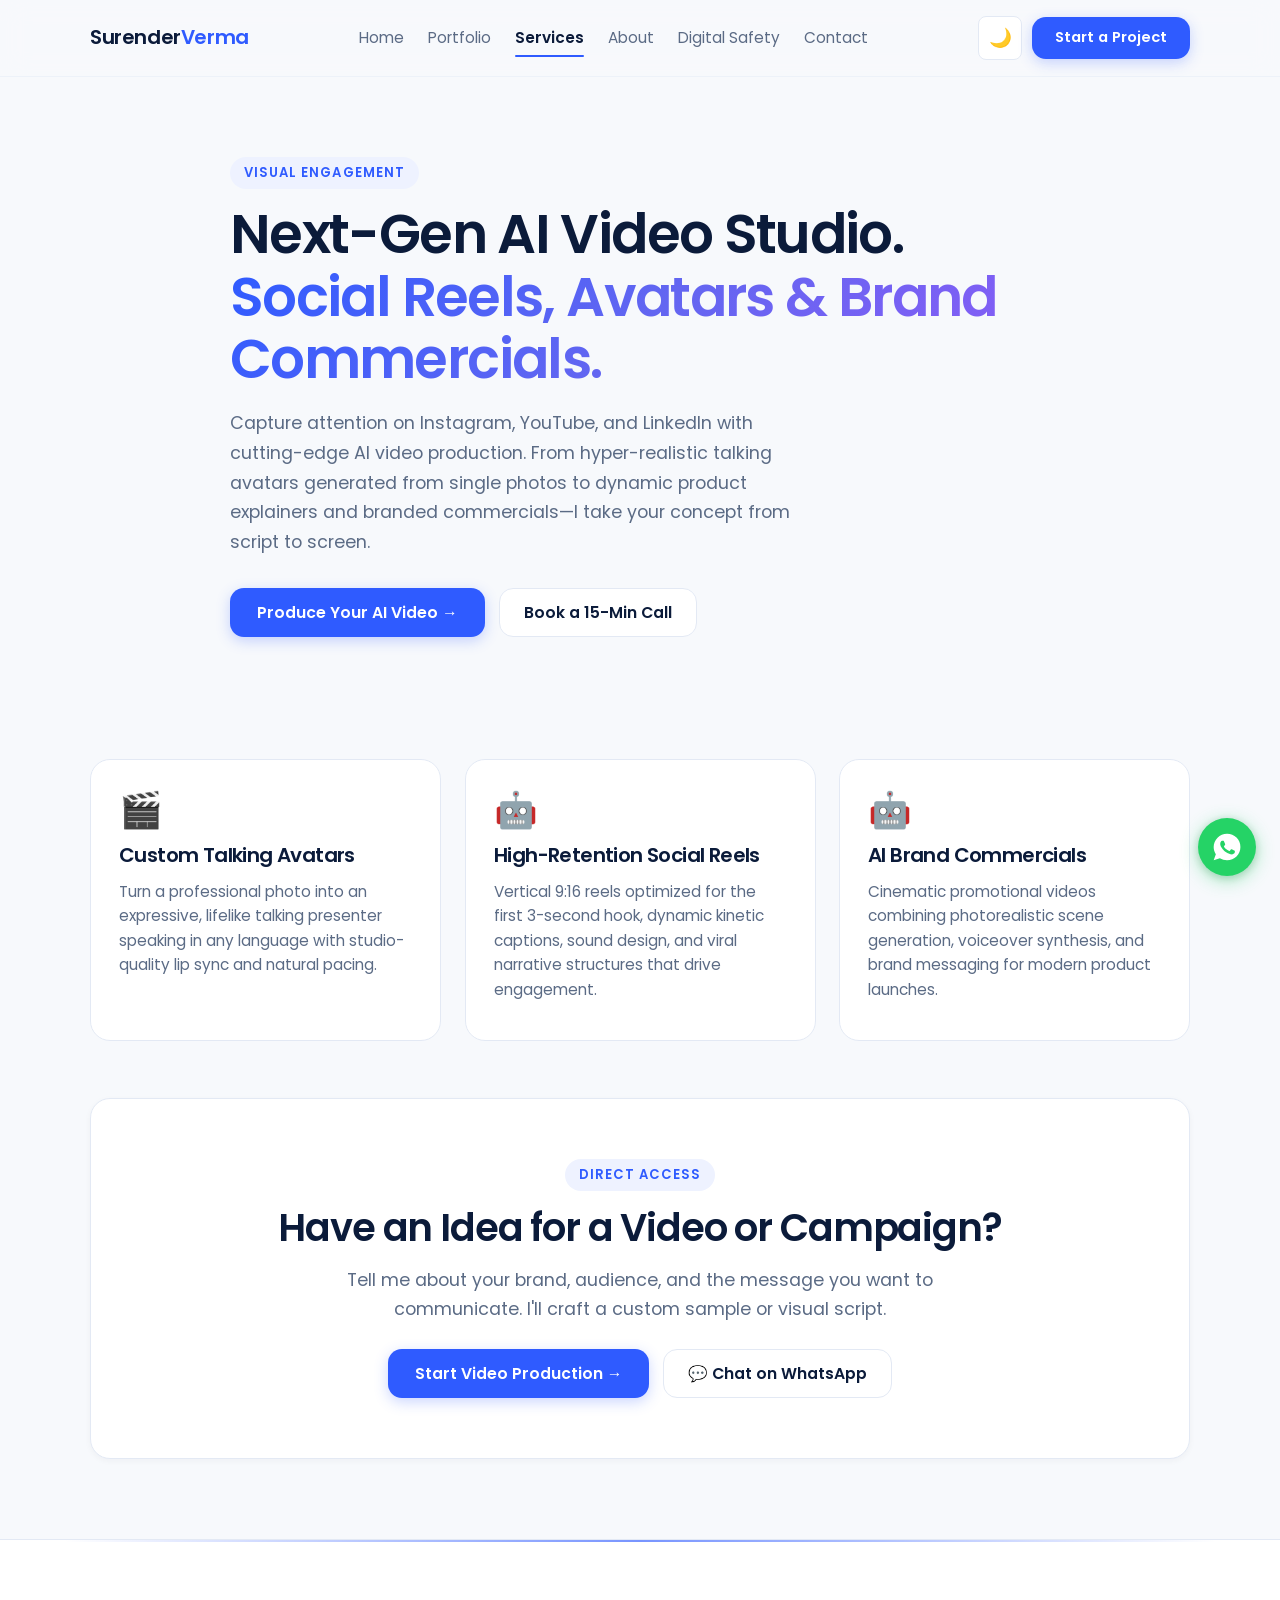
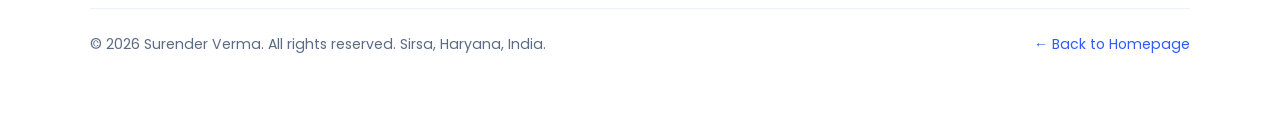
<file: ai-video-production.html>
<!DOCTYPE html>
<html lang="en">
<head>
  <meta charset="UTF-8">
  <meta name="viewport" content="width=device-width, initial-scale=1.0, minimum-scale=1.0, maximum-scale=5.0, viewport-fit=cover">
  <title>Next-Gen AI Video Studio | Surender Verma</title>
  <meta name="description" content="High-retention social reels, AI brand commercials, and custom talking avatars with images. Script-to-screen AI video production.">
  <meta name="author" content="Surender Verma">
  <meta name="theme-color" content="#2F5BFF">
  <link rel="canonical" href="https://surenderverma.cv/ai-video-production.html">

  <!-- Open Graph -->
  <meta property="og:site_name" content="Surender Verma">
  <meta property="og:title" content="Next-Gen AI Video Studio | Surender Verma">
  <meta property="og:description" content="High-retention social reels, AI brand commercials, and custom talking avatars with images.">
  <meta property="og:type" content="website">
  <meta property="og:url" content="https://surenderverma.cv/ai-video-production.html">
  <meta property="og:image" content="https://surenderverma.cv/images/og-image.png">

  <!-- Google Fonts: Poppins -->
  <link rel="preconnect" href="https://fonts.googleapis.com">
  <link rel="preconnect" href="https://fonts.gstatic.com" crossorigin>
  <link href="https://fonts.googleapis.com/css2?family=Poppins:wght@400;600&display=swap" rel="stylesheet">

  <link rel="icon" href="data:image/svg+xml,%3Csvg xmlns='http://www.w3.org/2000/svg' viewBox='0 0 100 100'%3E%3Crect width='100' height='100' rx='20' fill='%232F5BFF'/%3E%3Ctext x='50' y='67' font-size='50' font-family='Poppins, sans-serif' font-weight='600' text-anchor='middle' fill='%23ffffff'%3ESV%3C/text%3E%3C/svg%3E">
  <link rel="apple-touch-icon" href="images/apple-touch-icon.png">

  <script>
    (function () {
      const savedTheme = localStorage.getItem('sv-theme');
      const prefersDark = window.matchMedia && window.matchMedia('(prefers-color-scheme: dark)').matches;
      const theme = savedTheme || (prefersDark ? 'dark' : 'light');
      document.documentElement.setAttribute('data-theme', theme);
    })();
  </script>

  <link rel="stylesheet" href="style.css">
</head>
<body>
  <a href="#main-content" class="skip-link">Skip to main content</a>

  <header class="site-header">
    <div class="container header-inner">
      <a href="index.html" class="site-logo" aria-label="Surender Verma Homepage" data-site="brand">
        Surender <span>Verma</span>
      </a>

      <nav class="nav-menu" aria-label="Main Navigation">
        <a href="index.html" class="nav-link">Home</a>
        <a href="portfolio.html" class="nav-link">Portfolio</a>
        <a href="index.html#services" class="nav-link active">Services</a>
        <a href="index.html#about" class="nav-link">About</a>
        <a href="digital-safety.html" class="nav-link">Digital Safety</a>
        <a href="index.html#contact" class="nav-link">Contact</a>
      </nav>

      <div class="header-actions">
        <button id="themeToggle" class="theme-toggle" type="button" aria-label="Toggle dark mode" title="Switch theme">&#127769;</button>
        <a href="index.html#contact" class="btn-primary">Start a Project</a>
        <button id="mobileNavToggle" class="mobile-toggle" type="button" aria-label="Toggle navigation menu" aria-expanded="false">
          <span class="hamburger-box" aria-hidden="true">
            <span class="hamburger-line line-1"></span>
            <span class="hamburger-line line-2"></span>
            <span class="hamburger-line line-3"></span>
          </span>
        </button>
      </div>
    </div>
  </header>

  <div id="mobileNavBackdrop" class="mobile-nav-backdrop" aria-hidden="true"></div>

  <main id="main-content">
    <section class="section hero-section">
      <div class="container">
        <div class="section-head fade-up" style="text-align: left; max-width: 820px; margin-bottom: 32px;">
          <span class="section-tag">Visual Engagement</span>
          <h1 style="font-size: clamp(2.2rem, 4.5vw, 3.4rem); line-height: 1.15; margin-bottom: 18px;">
            Next-Gen AI Video Studio.<br>
            <span class="hero-gradient-text">Social Reels, Avatars &amp; Brand Commercials.</span>
          </h1>
          <p class="hero-desc" style="font-size: 1.1rem; line-height: 1.7; color: var(--text-muted);">
            Capture attention on Instagram, YouTube, and LinkedIn with cutting-edge AI video production. From hyper-realistic talking avatars generated from single photos to dynamic product explainers and branded commercials&mdash;I take your concept from script to screen.
          </p>
          <div class="btn-group" style="margin-top: 24px;">
            <a href="index.html#contact" class="btn-primary">Produce Your AI Video &rarr;</a>
            <a href="https://calendly.com/bizsocialsurender/30min" target="_blank" rel="noopener noreferrer" class="btn-secondary">Book a 15-Min Call</a>
          </div>
        </div>
      </div>
    </section>

    <section class="section" style="padding-top: 0;">
      <div class="container">
        <div class="svc-grid">
          <div class="svc-card fade-up delay-1">
            <div class="svc-icon">&#127916;</div>
            <h3>Custom Talking Avatars</h3>
            <p>Turn a professional photo into an expressive, lifelike talking presenter speaking in any language with studio-quality lip sync and natural pacing.</p>
          </div>
          <div class="svc-card fade-up delay-2">
            <div class="svc-icon">&#129302;</div>
            <h3>High-Retention Social Reels</h3>
            <p>Vertical 9:16 reels optimized for the first 3-second hook, dynamic kinetic captions, sound design, and viral narrative structures that drive engagement.</p>
          </div>
          <div class="svc-card fade-up delay-3">
            <div class="svc-icon">&#129302;</div>
            <h3>AI Brand Commercials</h3>
            <p>Cinematic promotional videos combining photorealistic scene generation, voiceover synthesis, and brand messaging for modern product launches.</p>
          </div>
        </div>

        <div class="cta-box fade-up" style="margin-top: 56px;">
          <span class="section-tag">Direct Access</span>
          <h2>Have an Idea for a Video or Campaign?</h2>
          <p style="max-width: 600px; margin: 0 auto 24px;">
            Tell me about your brand, audience, and the message you want to communicate. I'll craft a custom sample or visual script.
          </p>
          <div class="btn-group" style="justify-content: center;">
            <a href="index.html#contact" class="btn-primary">Start Video Production &rarr;</a>
            <a href="https://wa.me/919817242747" target="_blank" rel="noopener noreferrer" class="btn-secondary">&#128172; Chat on WhatsApp</a>
          </div>
        </div>
      </div>
    </section>
  </main>

  <footer class="site-footer">
    <div class="container">
      <div class="footer-bottom">
        <p>&copy; 2026 Surender Verma. All rights reserved. Sirsa, Haryana, India.</p>
        <p><a href="index.html">&larr; Back to Homepage</a></p>
      </div>
    </div>
  </footer>

  <script src="config.js"></script>
  <script src="app.js"></script>
  <!-- Floating WhatsApp Action Button -->
  <a class="float-wa" data-wa href="https://wa.me/919817242747" target="_blank" rel="noopener noreferrer" aria-label="Chat directly with Surender on WhatsApp">
    <svg width="32" height="32" viewBox="0 0 24 24" fill="currentColor" aria-hidden="true">
      <path d="M12.031 2C6.495 2 2 6.495 2 12.031c0 1.99.584 3.864 1.625 5.466L2 22l4.63-1.602a9.98 9.98 0 005.401 1.57h.004c5.536 0 10.031-4.495 10.031-10.031 0-2.679-1.043-5.198-2.937-7.092A9.957 9.957 0 0012.031 2zm5.845 14.195c-.244.686-1.42 1.258-1.954 1.34-.492.074-1.127.106-3.266-.782-2.735-1.134-4.502-3.921-4.638-4.103-.136-.182-1.109-1.474-1.109-2.81 0-1.336.7-1.995.948-2.259.248-.264.542-.33.722-.33.18 0 .361.002.518.01.168.008.394-.064.616.47.228.547.778 1.898.846 2.035.068.137.113.298.023.477-.09.18-.135.292-.27.45-.136.158-.286.353-.408.474-.136.136-.277.284-.12.553.158.27.7 1.154 1.503 1.87 1.033.92 1.905 1.206 2.176 1.341.27.136.43.113.59-.068.158-.182.677-.79.858-1.062.18-.27.362-.226.61-.136.248.09 1.573.742 1.844.877.27.136.452.203.519.316.068.113.068.654-.176 1.34z"/>
    </svg>
  </a>
</body>
</html>
</file>
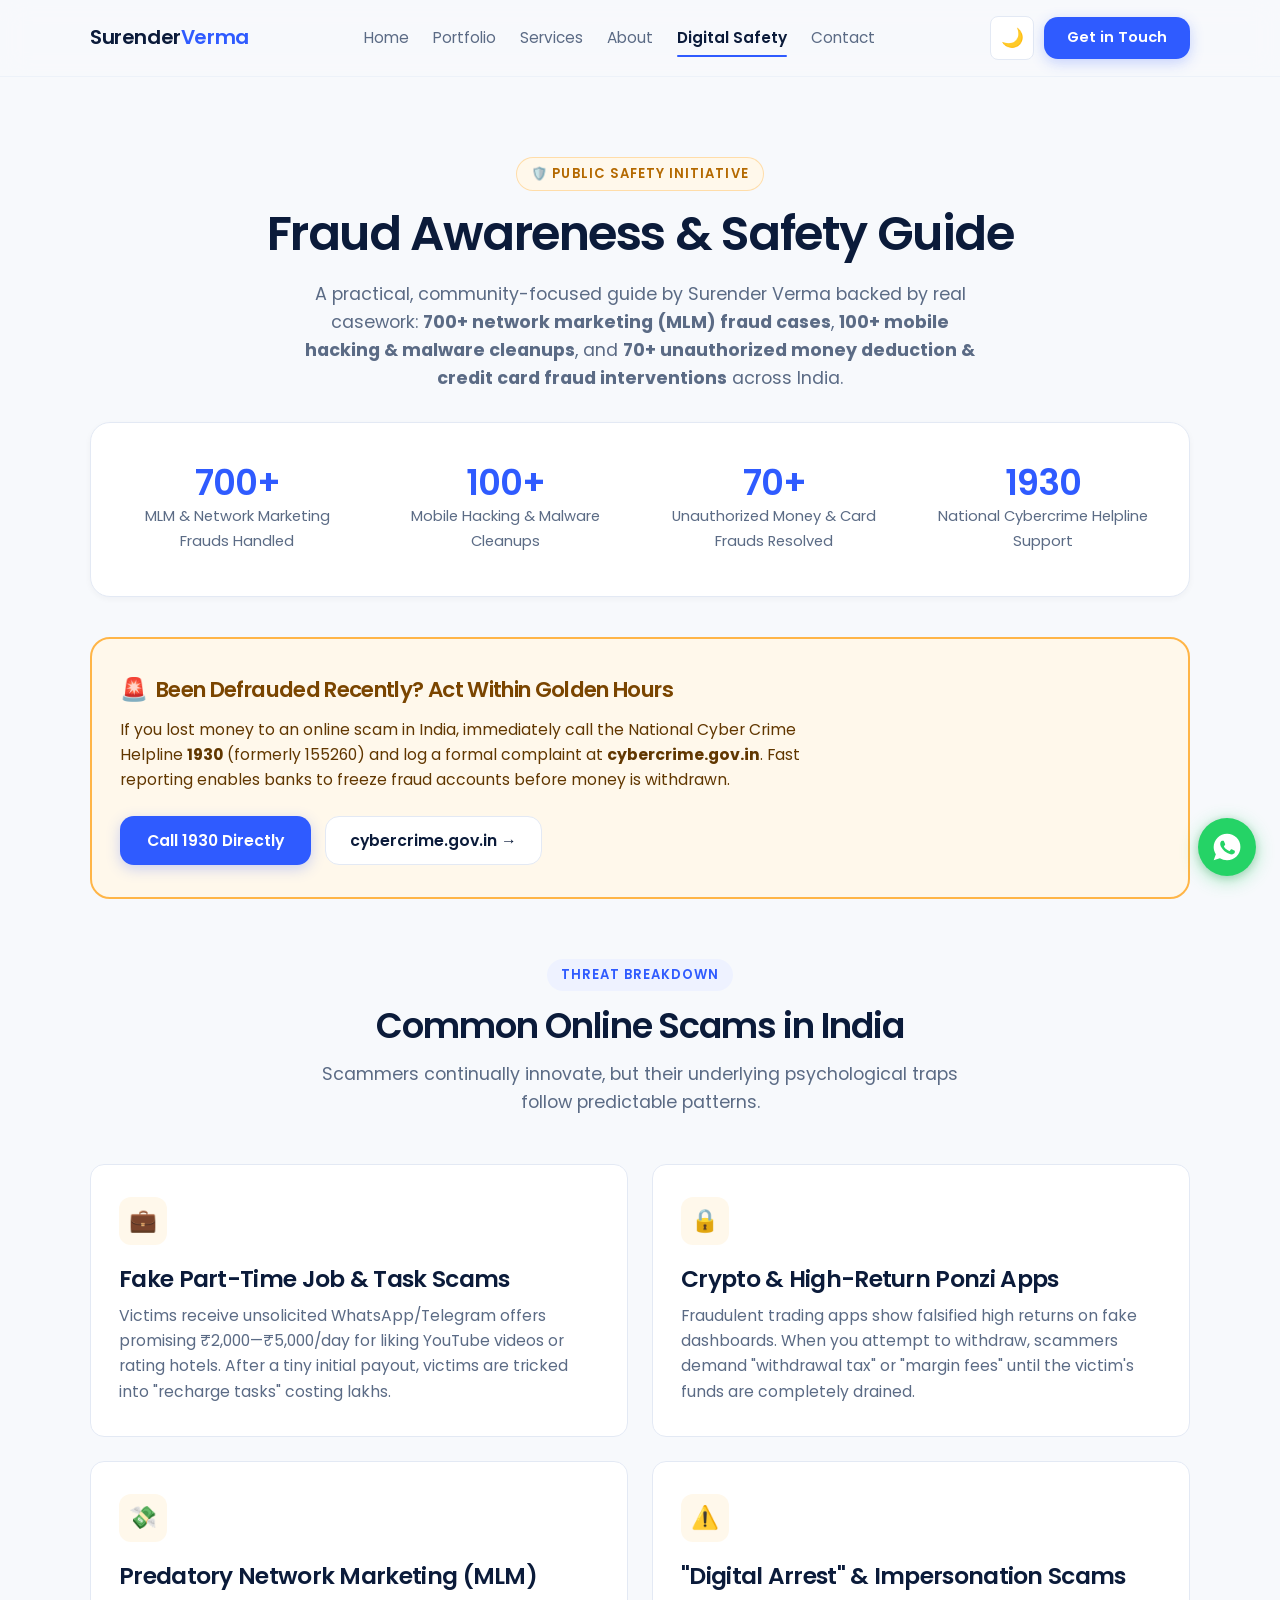
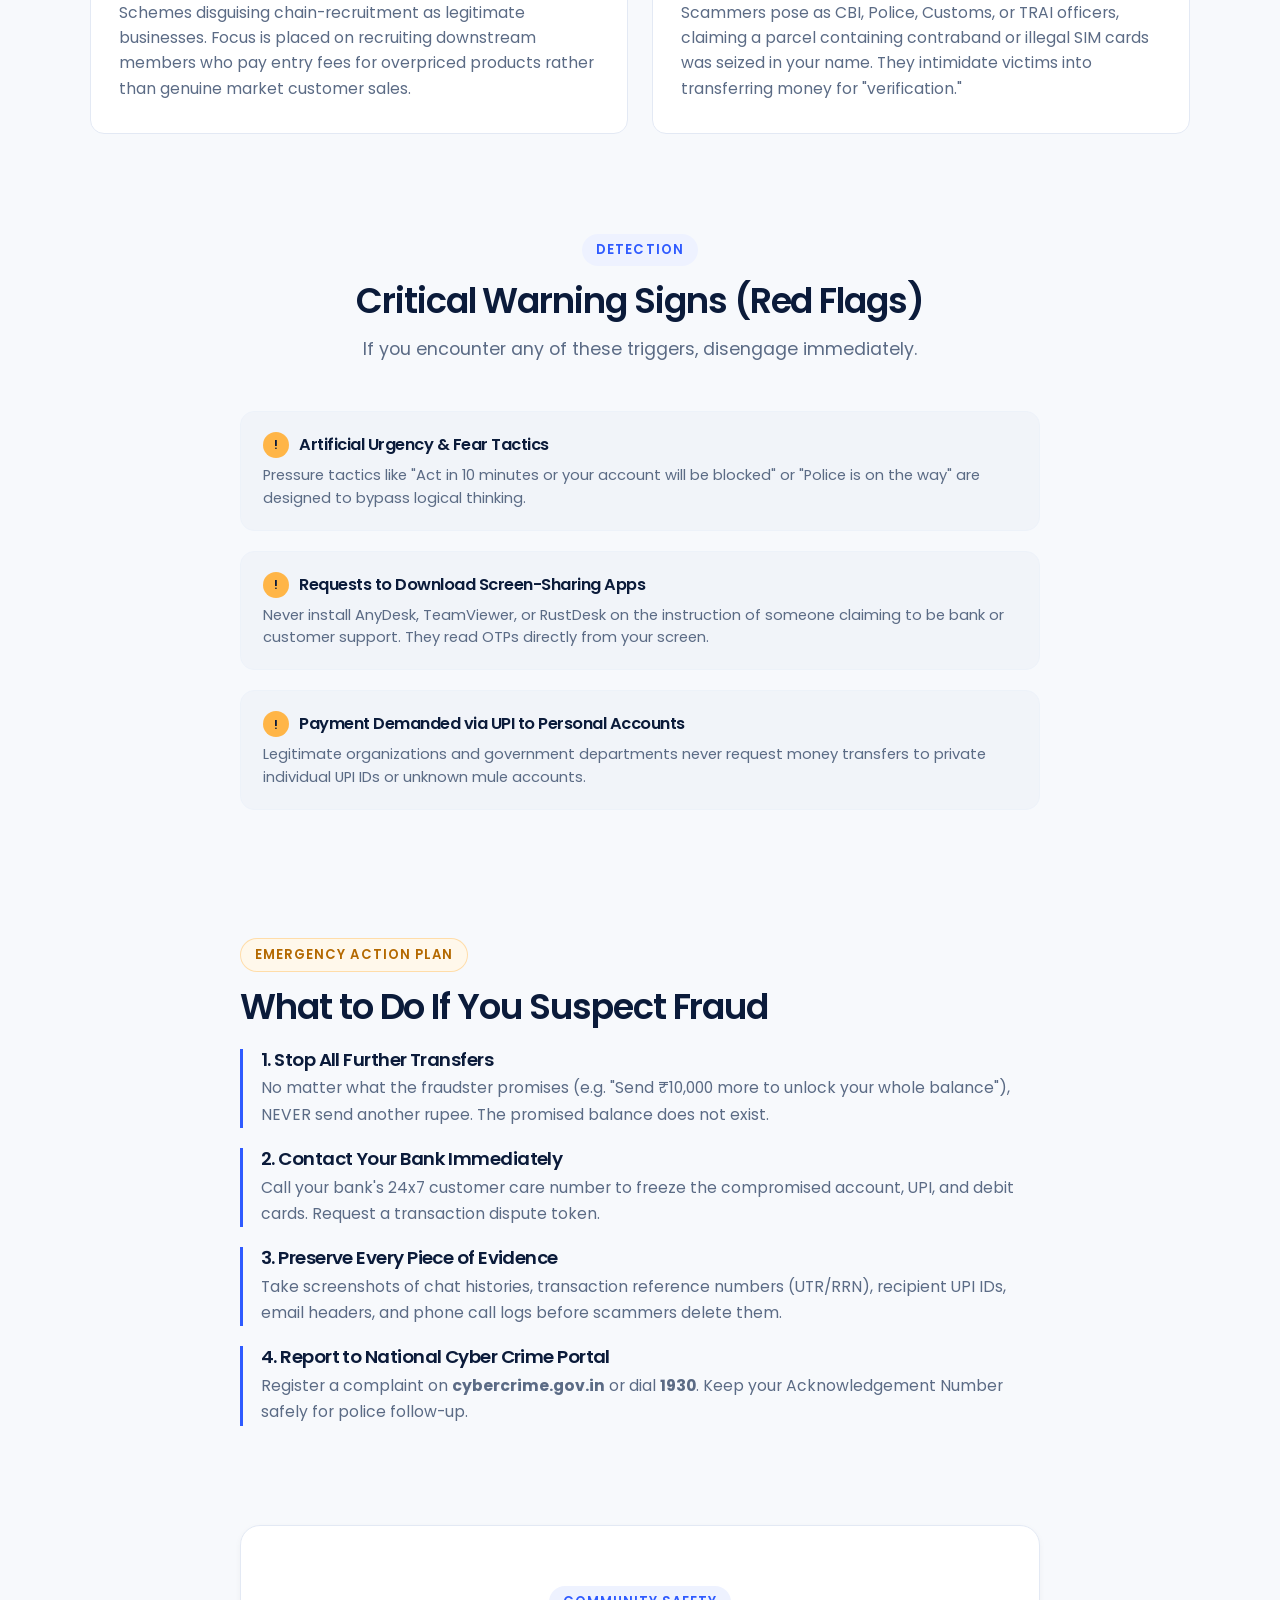
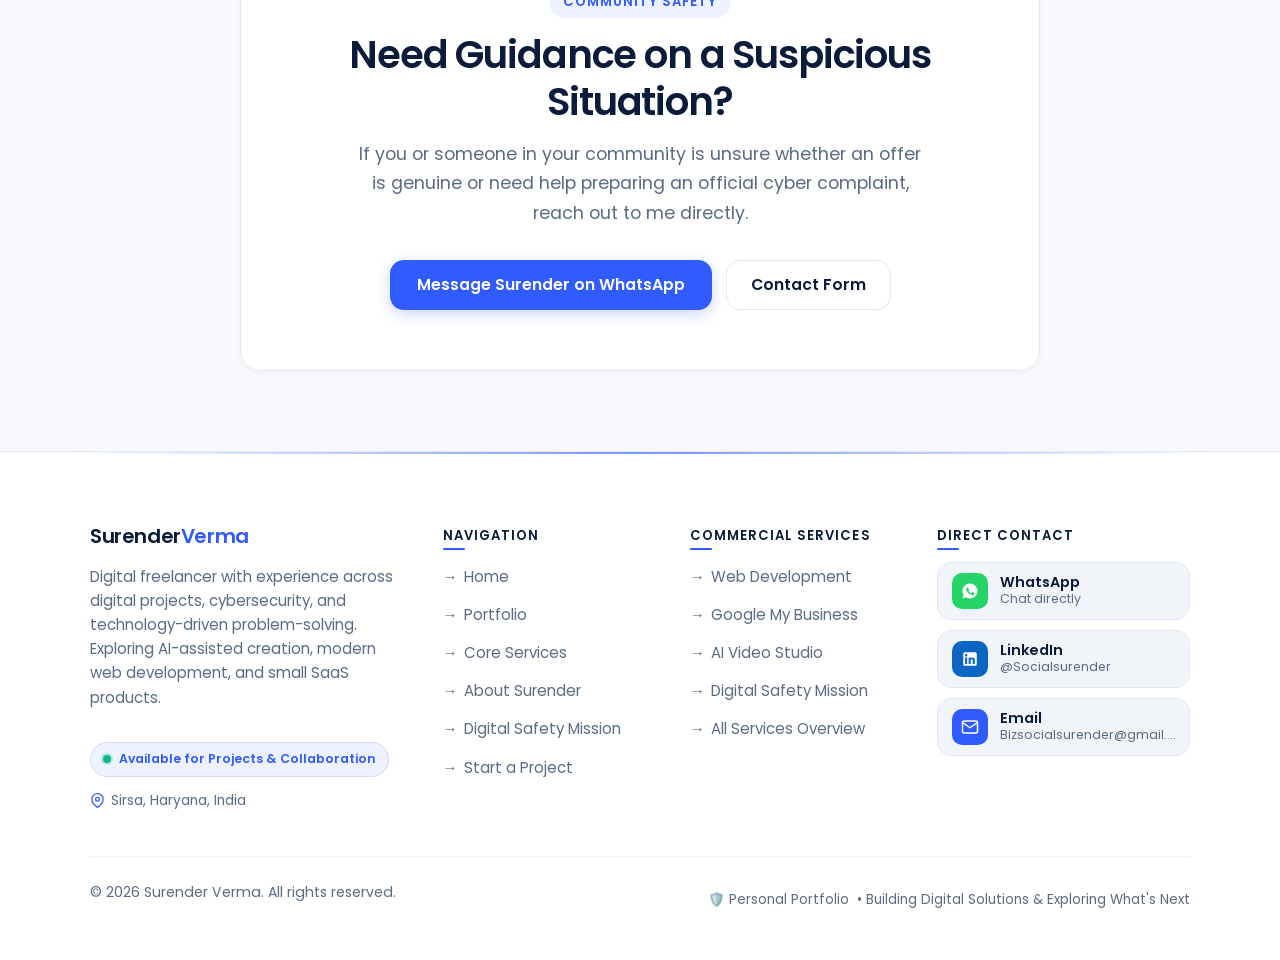
<file: awareness.html>
<!DOCTYPE html>
<html lang="en">
<head>
  <meta charset="UTF-8">
  <meta http-equiv="refresh" content="0; url=digital-safety.html">
  <title>Redirecting to Digital Safety | Surender Verma</title>
  <meta name="description" content="Redirecting to Digital Safety Guide - Comprehensive cyber fraud awareness and community triage by Surender Verma.">
  <meta name="robots" content="noindex, follow">
  <link rel="canonical" href="https://surenderverma.cv/digital-safety.html">
  <script>window.location.href = "digital-safety.html";</script>
</head>
<body style="font-family: sans-serif; text-align: center; padding: 50px;">
  <p>Redirecting to <a href="digital-safety.html">Digital Safety Guide</a>...</p>
</body>
</html>
</file>
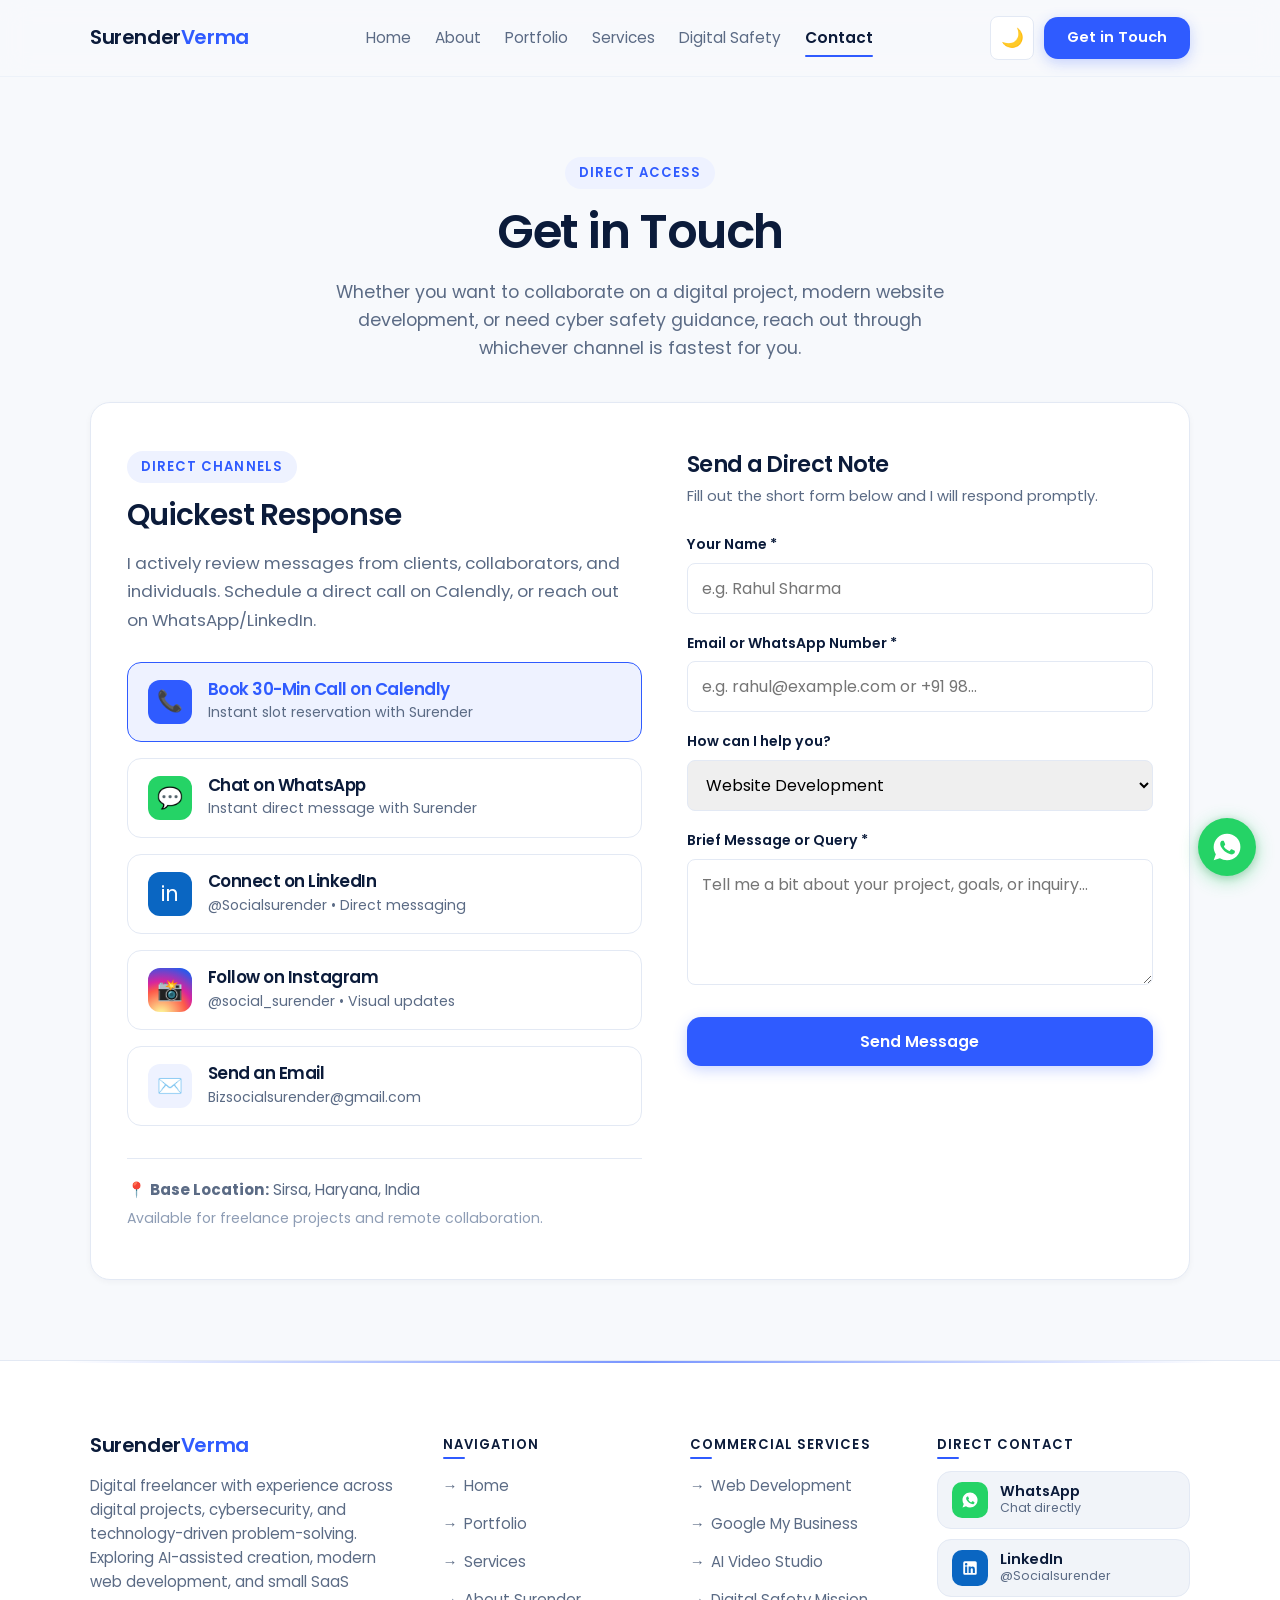
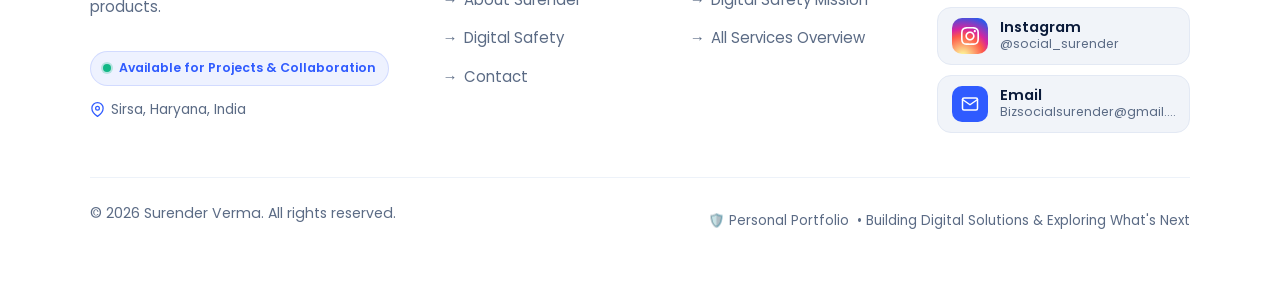
<file: contact.html>
<!DOCTYPE html>
<html lang="en">
<head>
  <meta charset="UTF-8">
  <meta name="viewport" content="width=device-width, initial-scale=1.0, minimum-scale=1.0, maximum-scale=5.0, viewport-fit=cover">
  <title>Contact Surender Verma | Digital Freelancer &amp; Builder</title>
  <meta name="description" content="Get in touch with Surender Verma. Discuss freelance website development, digital projects, cybersecurity guidance, or AI-assisted content creation.">
  <meta name="author" content="Surender Verma">
  <meta name="theme-color" content="#2F5BFF">
  <link rel="canonical" href="https://surenderverma.cv/contact.html">

  <!-- Open Graph / Meta -->
  <meta property="og:site_name" content="Surender Verma">
  <meta property="og:title" content="Contact Surender Verma | Digital Freelancer &amp; Builder">
  <meta property="og:description" content="Reach out via WhatsApp, Calendly, LinkedIn, or the direct inquiry form for freelance projects, web development, and digital advisory.">
  <meta property="og:type" content="website">
  <meta property="og:url" content="https://surenderverma.cv/contact.html">
  <meta property="og:image" content="https://surenderverma.cv/images/og-image.png">
  <meta property="og:image:width" content="1200">
  <meta property="og:image:height" content="630">
  <meta property="og:image:alt" content="Contact Surender Verma">

  <!-- Twitter Cards -->
  <meta name="twitter:card" content="summary_large_image">
  <meta name="twitter:title" content="Contact Surender Verma | Digital Freelancer &amp; Builder">
  <meta name="twitter:description" content="Reach out via WhatsApp, Calendly, LinkedIn, or the direct inquiry form for freelance projects, web development, and digital advisory.">
  <meta name="twitter:image" content="https://surenderverma.cv/images/og-image.png">

  <!-- Google Font: Poppins (Strictly 2 weights: 400 & 600) -->
  <link rel="preconnect" href="https://fonts.googleapis.com">
  <link rel="preconnect" href="https://fonts.gstatic.com" crossorigin>
  <link href="https://fonts.googleapis.com/css2?family=Poppins:wght@400;600&display=swap" rel="stylesheet">

  <!-- Favicon & Touch Icon -->
  <link rel="icon" href="data:image/svg+xml,%3Csvg xmlns='http://www.w3.org/2000/svg' viewBox='0 0 100 100'%3E%3Crect width='100' height='100' rx='20' fill='%232F5BFF'/%3E%3Ctext x='50' y='67' font-size='50' font-family='Poppins, sans-serif' font-weight='600' text-anchor='middle' fill='%23ffffff'%3ESV%3C/text%3E%3C/svg%3E">
  <link rel="apple-touch-icon" href="images/apple-touch-icon.png">

  <!-- Theme Init Script (Zero Flash) -->
  <script>
    (function () {
      const savedTheme = localStorage.getItem('sv-theme');
      const prefersDark = window.matchMedia && window.matchMedia('(prefers-color-scheme: dark)').matches;
      const theme = savedTheme || (prefersDark ? 'dark' : 'light');
      document.documentElement.setAttribute('data-theme', theme);
    })();
  </script>

  <!-- Stylesheet -->
  <link rel="stylesheet" href="style.css">

  <!-- Structured Data: ContactPage / Person Schema (JSON-LD) -->
  <script type="application/ld+json">
  {
    "@context": "https://schema.org",
    "@type": "ContactPage",
    "name": "Contact Surender Verma",
    "url": "https://surenderverma.cv/contact.html",
    "mainEntity": {
      "@type": "Person",
      "name": "Surender Verma",
      "jobTitle": "Digital Freelancer & Builder",
      "address": {
        "@type": "PostalAddress",
        "addressLocality": "Sirsa",
        "addressRegion": "Haryana",
        "addressCountry": "India"
      }
    }
  }
  </script>
</head>
<body>
  <a href="#main-content" class="skip-link">Skip to main content</a>

  <!-- =======================================================================
       HEADER
       ======================================================================= -->
  <header class="site-header">
    <div class="container header-inner">
      <a href="index.html" class="site-logo" aria-label="Surender Verma Homepage" data-site="brand">
        Surender <span>Verma</span>
      </a>

      <nav class="nav-menu" aria-label="Main Navigation">
        <a href="index.html" class="nav-link">Home</a>
        <a href="about.html" class="nav-link">About</a>
        <a href="portfolio.html" class="nav-link">Portfolio</a>
        <a href="services.html" class="nav-link">Services</a>
        <a href="digital-safety.html" class="nav-link">Digital Safety</a>
        <a href="contact.html" class="nav-link active" aria-current="page">Contact</a>
      </nav>

      <div class="header-actions">
        <button id="themeToggle" class="theme-toggle" type="button" aria-label="Toggle dark mode" title="Switch theme">
          &#127769;
        </button>
        <a href="https://calendly.com/bizsocialsurender/30min" class="btn-primary" data-cta-link target="_blank" rel="noopener noreferrer">Get in Touch</a>
        <button id="mobileNavToggle" class="mobile-toggle" type="button" aria-label="Toggle navigation menu" aria-expanded="false">
          <span class="hamburger-box" aria-hidden="true">
            <span class="hamburger-line line-1"></span>
            <span class="hamburger-line line-2"></span>
            <span class="hamburger-line line-3"></span>
          </span>
        </button>
      </div>
    </div>
  </header>

  <!-- Mobile Nav Backdrop -->
  <div id="mobileNavBackdrop" class="mobile-nav-backdrop" aria-hidden="true"></div>

  <!-- Mobile Slide-out Drawer -->
  <div id="mobileNavDrawer" class="mobile-nav-drawer" aria-label="Mobile Navigation" aria-hidden="true">
    <!-- Drawer Header -->
    <div class="drawer-header">
      <div class="drawer-profile">
        <div class="drawer-avatar-wrap">
          <img src="images/surender.jpg" alt="Surender Verma" class="drawer-avatar" width="44" height="44" loading="lazy">
          <span class="drawer-status-dot" title="Available for Projects & Collaboration"></span>
        </div>
        <div class="drawer-profile-info">
          <span class="drawer-profile-name">Surender Verma</span>
          <span class="drawer-profile-role">Digital Freelancer &amp; Builder</span>
        </div>
      </div>
      <button id="mobileNavClose" class="drawer-close-btn" type="button" aria-label="Close menu">
        <svg width="20" height="20" viewBox="0 0 24 24" fill="none" stroke="currentColor" stroke-width="2.2" stroke-linecap="round" stroke-linejoin="round">
          <line x1="18" y1="6" x2="6" y2="18"></line>
          <line x1="6" y1="6" x2="18" y2="18"></line>
        </svg>
      </button>
    </div>

    <!-- Drawer Body -->
    <div class="drawer-body">
      <div class="drawer-nav-label">Navigation</div>
      <nav class="drawer-nav">
        <a href="index.html" class="drawer-link">
          <span class="drawer-link-icon">
            <svg width="18" height="18" viewBox="0 0 24 24" fill="none" stroke="currentColor" stroke-width="2" stroke-linecap="round" stroke-linejoin="round"><path d="m3 9 9-7 9 7v11a2 2 0 0 1-2 2H5a2 2 0 0 1-2-2z"></path><polyline points="9 22 9 12 15 12 15 22"></polyline></svg>
          </span>
          <span class="drawer-link-text">Home</span>
          <span class="drawer-link-arrow">&rsaquo;</span>
        </a>
        <a href="about.html" class="drawer-link">
          <span class="drawer-link-icon">
            <svg width="18" height="18" viewBox="0 0 24 24" fill="none" stroke="currentColor" stroke-width="2" stroke-linecap="round" stroke-linejoin="round"><path d="M20 21v-2a4 4 0 0 0-4-4H8a4 4 0 0 0-4 4v2"></path><circle cx="12" cy="7" r="4"></circle></svg>
          </span>
          <span class="drawer-link-text">About</span>
          <span class="drawer-link-arrow">&rsaquo;</span>
        </a>
                <a href="portfolio.html" class="drawer-link">
          <span class="drawer-link-icon">
            <svg width="18" height="18" viewBox="0 0 24 24" fill="none" stroke="currentColor" stroke-width="2" stroke-linecap="round" stroke-linejoin="round"><polygon points="12 2 2 7 12 12 22 7 12 2"></polygon><polyline points="2 17 12 22 22 17"></polyline><polyline points="2 12 12 17 22 12"></polyline></svg>
          </span>
          <span class="drawer-link-text">Portfolio</span>
          <span class="drawer-link-arrow">&rsaquo;</span>
        </a>
        <a href="services.html" class="drawer-link">
          <span class="drawer-link-icon">
            <svg width="18" height="18" viewBox="0 0 24 24" fill="none" stroke="currentColor" stroke-width="2" stroke-linecap="round" stroke-linejoin="round"><rect width="20" height="14" x="2" y="7" rx="2" ry="2"></rect><path d="M16 21V5a2 2 0 0 0-2-2h-4a2 2 0 0 0-2 2v16"></path></svg>
          </span>
          <span class="drawer-link-text">Services</span>
          <span class="drawer-link-arrow">&rsaquo;</span>
        </a>
        <a href="digital-safety.html" class="drawer-link">
          <span class="drawer-link-icon">
            <svg width="18" height="18" viewBox="0 0 24 24" fill="none" stroke="currentColor" stroke-width="2" stroke-linecap="round" stroke-linejoin="round"><path d="M12 22s8-4 8-10V5l-8-3-8 3v7c0 6 8 10 8 10z"></path></svg>
          </span>
          <span class="drawer-link-text">Digital Safety</span>
          <span class="drawer-link-arrow">&rsaquo;</span>
        </a>
        <a href="contact.html" class="drawer-link active">
          <span class="drawer-link-icon">
            <svg width="18" height="18" viewBox="0 0 24 24" fill="none" stroke="currentColor" stroke-width="2" stroke-linecap="round" stroke-linejoin="round"><rect width="20" height="16" x="2" y="4" rx="2"></rect><path d="m22 7-8.97 5.7a1.94 1.94 0 0 1-2.06 0L2 7"></path></svg>
          </span>
          <span class="drawer-link-text">Contact</span>
          <span class="drawer-link-arrow">&rsaquo;</span>
        </a>
      </nav>

      <div class="drawer-cta-section">
        <div class="drawer-nav-label">Direct Access</div>
        <a href="https://calendly.com/bizsocialsurender/30min" target="_blank" rel="noopener noreferrer" class="btn-primary drawer-action-btn" data-cta-link>
          <svg width="17" height="17" viewBox="0 0 24 24" fill="none" stroke="currentColor" stroke-width="2" stroke-linecap="round" stroke-linejoin="round"><rect width="18" height="18" x="3" y="4" rx="2" ry="2"></rect><line x1="16" y1="2" x2="16" y2="6"></line><line x1="8" y1="2" x2="8" y2="6"></line><line x1="3" y1="10" x2="21" y2="10"></line></svg>
          <span>Book a 30-Min Call</span>
        </a>
        <a href="https://wa.me/919817242747" target="_blank" rel="noopener noreferrer" class="drawer-whatsapp-btn">
          <svg width="18" height="18" viewBox="0 0 24 24" fill="currentColor"><path d="M.057 24l1.687-6.163c-1.041-1.804-1.588-3.849-1.587-5.946.003-6.556 5.338-11.891 11.893-11.891 3.181.001 6.167 1.24 8.413 3.488 2.245 2.248 3.481 5.236 3.48 8.414-.003 6.557-5.338 11.892-11.893 11.892-1.99-.001-3.951-.5-5.688-1.448l-6.305 1.654zm6.597-3.807c1.676.995 3.276 1.591 5.392 1.592 5.448 0 9.886-4.434 9.889-9.885.002-5.462-4.415-9.89-9.881-9.892-5.452 0-9.887 4.434-9.889 9.884-.001 2.225.651 3.891 1.746 5.634l-.999 3.648 3.742-.981zm11.387-5.464c-.074-.124-.272-.198-.57-.347-.297-.149-1.758-.868-2.031-.967-.272-.099-.47-.149-.669.149-.198.297-.768.967-.941 1.165-.173.198-.347.223-.644.074-.297-.149-1.255-.462-2.39-1.475-.883-.788-1.48-1.761-1.653-2.059-.173-.297-.018-.458.13-.606.134-.133.297-.347.446-.521.151-.172.2-.296.3-.495.099-.198.05-.372-.025-.521-.075-.148-.669-1.611-.916-2.206-.242-.579-.487-.501-.669-.51l-.57-.01c-.198 0-.52.074-.792.372s-1.04 1.016-1.04 2.479 1.065 2.876 1.213 3.074c.149.198 2.095 3.2 5.076 4.487.709.306 1.263.489 1.694.626.712.226 1.36.194 1.872.118.571-.085 1.758-.719 2.006-1.413.248-.695.248-1.29.173-1.414z"/></svg>
        <span>Chat on WhatsApp</span>
      </a>
    </div>
  </div>

  <!-- Drawer Footer -->
  <div class="drawer-footer">
    <div class="drawer-socials">
      <a href="https://linkedin.com/in/Socialsurender" target="_blank" rel="noopener noreferrer" class="drawer-social-link" aria-label="LinkedIn">
        <svg width="17" height="17" viewBox="0 0 24 24" fill="currentColor"><path d="M19 0h-14c-2.761 0-5 2.239-5 5v14c0 2.761 2.239 5 5 5h14c2.762 0 5-2.239 5-5v-14c0-2.761-2.238-5-5-5zm-11 19h-3v-11h3v11zm-1.5-12.268c-.966 0-1.75-.79-1.75-1.764s.784-1.764 1.75-1.764 1.75.79 1.75 1.764-.783 1.764-1.75 1.764zm13.5 12.268h-3v-5.604c0-3.368-4-3.113-4 0v5.604h-3v-11h3v1.765c1.396-2.586 7-2.777 7 2.476v6.759z"/></svg>
      </a>
      <a href="https://instagram.com/social_surender" target="_blank" rel="noopener noreferrer" class="drawer-social-link" aria-label="Instagram">
        <svg width="17" height="17" viewBox="0 0 24 24" fill="currentColor"><path d="M12 2.163c3.204 0 3.584.012 4.85.07 3.252.148 4.771 1.691 4.919 4.919.058 1.265.069 1.645.069 4.849 0 3.205-.012 3.584-.069 4.849-.149 3.225-1.664 4.771-4.919 4.919-1.266.058-1.644.07-4.85.07-3.204 0-3.584-.012-4.849-.07-3.26-.149-4.771-1.699-4.919-4.92-.058-1.265-.07-1.644-.07-4.849 0-3.204.013-3.583.07-4.849.149-3.227 1.664-4.771 4.919-4.919 1.266-.057 1.645-.069 4.849-.069zm0-2.163c-3.259 0-3.667.014-4.947.072-4.358.2-6.78 2.618-6.98 6.98-.059 1.281-.073 1.689-.073 4.948 0 3.259.014 3.668.072 4.948.2 4.358 2.618 6.78 6.98 6.98 1.281.058 1.689.072 4.948.072 3.259 0 3.668-.014 4.948-.072 4.354-.2 6.782-2.618 6.979-6.98.059-1.28.073-1.689.073-4.948 0-3.259-.014-3.667-.072-4.947-.196-4.354-2.617-6.78-6.979-6.98-1.281-.059-1.69-.073-4.949-.073zm0 5.838c-3.403 0-6.162 2.759-6.162 6.162s2.759 6.163 6.162 6.163 6.162-2.759 6.162-6.163c0-3.403-2.759-6.162-6.162-6.162zm0 10.162c-2.209 0-4-1.79-4-4 0-2.209 1.791-4 4-4s4 1.791 4 4c0 2.21-1.791 4-4 4zm6.406-11.845c-.796 0-1.441.645-1.441 1.44s.645 1.44 1.441 1.44c.795 0 1.439-.645 1.439-1.44s-.644-1.44-1.439-1.44z"/></svg>
      </a>
      <a href="https://wa.me/919817242747" target="_blank" rel="noopener noreferrer" class="drawer-social-link" aria-label="WhatsApp">
        <svg width="17" height="17" viewBox="0 0 24 24" fill="currentColor"><path d="M.057 24l1.687-6.163c-1.041-1.804-1.588-3.849-1.587-5.946.003-6.556 5.338-11.891 11.893-11.891 3.181.001 6.167 1.24 8.413 3.488 2.245 2.248 3.481 5.236 3.48 8.414-.003 6.557-5.338 11.892-11.893 11.892-1.99-.001-3.951-.5-5.688-1.448l-6.305 1.654zm6.597-3.807c1.676.995 3.276 1.591 5.392 1.592 5.448 0 9.886-4.434 9.889-9.885.002-5.462-4.415-9.89-9.881-9.892-5.452 0-9.887 4.434-9.889 9.884-.001 2.225.651 3.891 1.746 5.634l-.999 3.648 3.742-.981zm11.387-5.464c-.074-.124-.272-.198-.57-.347-.297-.149-1.758-.868-2.031-.967-.272-.099-.47-.149-.669.149-.198.297-.768.967-.941 1.165-.173.198-.347.223-.644.074-.297-.149-1.255-.462-2.39-1.475-.883-.788-1.48-1.761-1.653-2.059-.173-.297-.018-.458.13-.606.134-.133.297-.347.446-.521.151-.172.2-.296.3-.495.099-.198.05-.372-.025-.521-.075-.148-.669-1.611-.916-2.206-.242-.579-.487-.501-.669-.51l-.57-.01c-.198 0-.52.074-.792.372s-1.04 1.016-1.04 2.479 1.065 2.876 1.213 3.074c.149.198 2.095 3.2 5.076 4.487.709.306 1.263.489 1.694.626.712.226 1.36.194 1.872.118.571-.085 1.758-.719 2.006-1.413.248-.695.248-1.29.173-1.414z"/></svg>
      </a>
      <a href="mailto:Bizsocialsurender@gmail.com" class="drawer-social-link" aria-label="Email">
        <svg width="17" height="17" viewBox="0 0 24 24" fill="none" stroke="currentColor" stroke-width="2" stroke-linecap="round" stroke-linejoin="round"><rect width="20" height="16" x="2" y="4" rx="2"></rect><path d="m22 7-8.97 5.7a1.94 1.94 0 0 1-2.06 0L2 7"></path></svg>
      </a>
    </div>
    <p class="drawer-copyright">&copy; 2026 Surender Verma. All rights reserved.</p>
  </div>
</div>

  <main id="main-content">

    <!-- Page Intro Header -->
    <section class="section" style="padding-bottom: 30px;">
      <div class="container-narrow">
        <div class="fade-up" style="text-align: center;">
          <span class="section-tag">Direct Access</span>
          <h1 style="margin-bottom: 16px;">Get in Touch</h1>
          <p class="section-subtitle" style="margin: 0 auto; max-width: 650px;">
            Whether you want to collaborate on a digital project, modern website development, or need cyber safety guidance, reach out through whichever channel is fastest for you.
          </p>
        </div>
      </div>
    </section>

    <!-- Main Contact Layout (Form + Direct Channels) -->
    <section class="section" style="padding-top: 10px;">
      <div class="container">
        <div class="fade-up">
          <div class="feature-box contact-grid">
            
            <!-- Left: Contact Information Cards -->
            <div>
              <span class="section-tag">Direct Channels</span>
              <h2 style="font-size: 1.85rem; margin-bottom: 16px;">Quickest Response</h2>
              <p style="color: var(--text-muted); line-height: 1.68; margin-bottom: 28px;">
                I actively review messages from clients, collaborators, and individuals. Schedule a direct call on Calendly, or reach out on WhatsApp/LinkedIn.
              </p>

              <div style="display: flex; flex-direction: column; gap: 16px; margin-bottom: 32px;">
                <!-- Calendly 1-on-1 Card -->
                <a href="https://calendly.com/bizsocialsurender/30min" target="_blank" rel="noopener noreferrer" class="direct-card" style="border-color: var(--color-primary); background: var(--color-primary-light);">
                  <div class="direct-icon" style="background: var(--color-primary); color: #fff;">&#128222;</div>
                  <div>
                    <h4 style="font-size: 1.05rem; margin-bottom: 2px; color: var(--color-primary);">Book 30-Min Call on Calendly</h4>
                    <p style="font-size: 0.88rem; color: var(--text-muted); margin-bottom: 0;">Instant slot reservation with Surender</p>
                  </div>
                </a>

                <!-- WhatsApp Card -->
                <a data-wa href="https://wa.me/919817242747" target="_blank" rel="noopener noreferrer" class="direct-card">
                  <div class="direct-icon direct-icon-wa">&#128172;</div>
                  <div>
                    <h4 style="font-size: 1.05rem; margin-bottom: 2px; color: var(--text-main);">Chat on WhatsApp</h4>
                    <p style="font-size: 0.88rem; color: var(--text-muted); margin-bottom: 0;">Instant direct message with Surender</p>
                  </div>
                </a>

                <!-- LinkedIn Card -->
                <a data-c="linkedin" href="https://linkedin.com/in/Socialsurender" target="_blank" rel="noopener noreferrer" class="direct-card">
                  <div class="direct-icon direct-icon-in">in</div>
                  <div>
                    <h4 style="font-size: 1.05rem; margin-bottom: 2px; color: var(--text-main);">Connect on LinkedIn</h4>
                    <p style="font-size: 0.88rem; color: var(--text-muted); margin-bottom: 0;">@Socialsurender &bull; Direct messaging</p>
                  </div>
                </a>

                <!-- Instagram Card -->
                <a data-c="instagram" href="https://instagram.com/social_surender" target="_blank" rel="noopener noreferrer" class="direct-card">
                  <div class="direct-icon direct-icon-ig">&#128248;</div>
                  <div>
                    <h4 style="font-size: 1.05rem; margin-bottom: 2px; color: var(--text-main);">Follow on Instagram</h4>
                    <p style="font-size: 0.88rem; color: var(--text-muted); margin-bottom: 0;">@social_surender &bull; Visual updates</p>
                  </div>
                </a>

                <!-- Email Card -->
                <a data-c="email" href="mailto:Bizsocialsurender@gmail.com" class="direct-card">
                  <div class="direct-icon direct-icon-email">&#9993;&#65039;</div>
                  <div style="min-width: 0;">
                    <h4 style="font-size: 1.05rem; margin-bottom: 2px; color: var(--text-main);">Send an Email</h4>
                    <p style="font-size: 0.88rem; color: var(--text-muted); margin-bottom: 0; word-break: break-all;"><span data-c="email">Bizsocialsurender@gmail.com</span></p>
                  </div>
                </a>
              </div>

              <!-- Location Detail -->
              <div style="padding-top: 18px; border-top: 1px solid var(--border-color);">
                <p style="font-size: 0.95rem; color: var(--text-muted); margin-bottom: 4px;">
                  &#128205; <strong>Base Location:</strong> <span data-site="location">Sirsa, Haryana, India</span>
                </p>
                <p style="font-size: 0.88rem; color: var(--text-light); margin-bottom: 0;">
                  Available for freelance projects and remote collaboration.
                </p>
              </div>
            </div>

            <!-- Right: Short Form -->
            <div class="contact-form-box">
              <h3 style="font-size: 1.4rem; margin-bottom: 6px;">Send a Direct Note</h3>
              <p style="font-size: 0.92rem; color: var(--text-muted); margin-bottom: 24px;">
                Fill out the short form below and I will respond promptly.
              </p>

              <form id="contactForm">
                
                <div style="margin-bottom: 18px;">
                  <label for="nameInput" style="display: block; font-size: 0.88rem; font-weight: 600; color: var(--text-main); margin-bottom: 6px;">Your Name *</label>
                  <input type="text" id="nameInput" name="name" autocomplete="name" required placeholder="e.g. Rahul Sharma" style="width: 100%; padding: 12px 14px; font-family: var(--font-family); font-size: 16px; border: 1px solid var(--border-color); border-radius: var(--radius-sm); outline: none;">
                </div>

                <div style="margin-bottom: 18px;">
                  <label for="contactInput" style="display: block; font-size: 0.88rem; font-weight: 600; color: var(--text-main); margin-bottom: 6px;">Email or WhatsApp Number *</label>
                  <input type="text" id="contactInput" name="contact" autocomplete="email tel" required placeholder="e.g. rahul@example.com or +91 98..." style="width: 100%; padding: 12px 14px; font-family: var(--font-family); font-size: 16px; border: 1px solid var(--border-color); border-radius: var(--radius-sm); outline: none;">
                </div>

                <div style="margin-bottom: 18px;">
                  <label for="interestSelect" style="display: block; font-size: 0.88rem; font-weight: 600; color: var(--text-main); margin-bottom: 6px;">How can I help you?</label>
                  <select id="interestSelect" name="interest" style="width: 100%; padding: 12px 14px; font-family: var(--font-family); font-size: 16px; border: 1px solid var(--border-color); border-radius: var(--radius-sm); outline: none;">
                    <option value="web">Website Development</option>
                    <option value="freelance">Freelance Digital Project</option>
                    <option value="security">Cybersecurity &amp; Safety Guidance</option>
                    <option value="aivideo">AI Video &amp; Content Production</option>
                    <option value="other">General Collaboration / Inquiries</option>
                  </select>
                </div>

                <div style="margin-bottom: 24px;">
                  <label for="messageInput" style="display: block; font-size: 0.88rem; font-weight: 600; color: var(--text-main); margin-bottom: 6px;">Brief Message or Query *</label>
                  <textarea id="messageInput" name="message" rows="4" required placeholder="Tell me a bit about your project, goals, or inquiry..." style="width: 100%; padding: 12px 14px; font-family: var(--font-family); font-size: 16px; border: 1px solid var(--border-color); border-radius: var(--radius-sm); outline: none; resize: vertical;"></textarea>
                </div>

                <button type="submit" class="btn-primary" style="width: 100%;">
                  Send Message
                </button>
                <div id="formStatus" class="form-status" aria-live="polite"></div>
              </form>
            </div>

          </div>
        </div>
      </div>
    </section>

  </main>

  <!-- =======================================================================
       FOOTER
       ======================================================================= -->
  <footer class="site-footer">
    <div class="container">
      <div class="footer-grid">
        <!-- Col 1: Brand & Bio -->
        <div class="footer-col-brand">
          <a href="index.html" class="site-logo" data-site="brand">
            Surender <span>Verma</span>
          </a>
          <p>Digital freelancer with experience across digital projects, cybersecurity, and technology-driven problem-solving. Exploring AI-assisted creation, modern web development, and small SaaS products.</p>
          
          <div class="footer-status-pill">
            <span class="footer-status-dot"></span>
            <span>Available for Projects &amp; Collaboration</span>
          </div>

          <div class="footer-location">
            <svg width="15" height="15" viewBox="0 0 24 24" fill="none" stroke="currentColor" stroke-width="2" stroke-linecap="round" stroke-linejoin="round" aria-hidden="true">
              <path d="M21 10c0 7-9 13-9 13s-9-6-9-13a9 9 0 0 1 18 0z"></path>
              <circle cx="12" cy="10" r="3"></circle>
            </svg>
            <span data-site="location">Sirsa, Haryana, India</span>
          </div>
        </div>

        <!-- Col 2: Navigation -->
        <div class="footer-col">
          <h4>Navigation</h4>
          <ul class="footer-links">
            <li><a href="index.html"><span>&rarr;</span> Home</a></li>
            <li><a href="portfolio.html"><span>&rarr;</span> Portfolio</a></li>
            <li><a href="services.html"><span>&rarr;</span> Services</a></li>
            <li><a href="about.html"><span>&rarr;</span> About Surender</a></li>
            <li><a href="digital-safety.html"><span>&rarr;</span> Digital Safety</a></li>
            <li><a href="contact.html"><span>&rarr;</span> Contact</a></li>
          </ul>
        </div>

        <!-- Col 3: Commercial Services -->
        <div class="footer-col">
          <h4>Commercial Services</h4>
          <ul class="footer-links">
            <li><a href="web-development.html"><span>&rarr;</span> Web Development</a></li>
            <li><a href="gmb-setup.html"><span>&rarr;</span> Google My Business</a></li>
            <li><a href="ai-video-production.html"><span>&rarr;</span> AI Video Studio</a></li>
            <li><a href="digital-safety.html"><span>&rarr;</span> Digital Safety Mission</a></li>
            <li><a href="services.html"><span>&rarr;</span> All Services Overview</a></li>
          </ul>
        </div>

        <!-- Col 4: Connect Directly with Social Media Icons -->
        <div class="footer-col">
          <h4>Direct Contact</h4>
          <div class="footer-contact-list">
            <!-- WhatsApp -->
            <a data-wa href="https://wa.me/919817242747" target="_blank" rel="noopener noreferrer" class="footer-contact-item" aria-label="WhatsApp Surender">
              <span class="footer-contact-icon icon-wa" aria-hidden="true">
                <svg width="18" height="18" viewBox="0 0 24 24" fill="currentColor">
                  <path d="M12.031 2C6.495 2 2 6.495 2 12.031c0 1.99.584 3.864 1.625 5.466L2 22l4.63-1.602a9.98 9.98 0 005.401 1.57h.004c5.536 0 10.031-4.495 10.031-10.031 0-2.679-1.043-5.198-2.937-7.092A9.957 9.957 0 0012.031 2zm5.845 14.195c-.244.686-1.42 1.258-1.954 1.34-.492.074-1.127.106-3.266-.782-2.735-1.134-4.502-3.921-4.638-4.103-.136-.182-1.109-1.474-1.109-2.81 0-1.336.7-1.995.948-2.259.248-.264.542-.33.722-.33.18 0 .361.002.518.01.168.008.394-.064.616.47.228.547.778 1.898.846 2.035.068.137.113.298.023.477-.09.18-.135.292-.27.45-.136.158-.286.353-.408.474-.136.136-.277.284-.12.553.158.27.7 1.154 1.503 1.87 1.033.92 1.905 1.206 2.176 1.341.27.136.43.113.59-.068.158-.182.677-.79.858-1.062.18-.27.362-.226.61-.136.248.09 1.573.742 1.844.877.27.136.452.203.519.316.068.113.068.654-.176 1.34z"/>
                </svg>
              </span>
              <div class="footer-contact-text">
                <span class="footer-contact-title">WhatsApp</span>
                <span class="footer-contact-detail">Chat directly</span>
              </div>
            </a>

            <!-- LinkedIn -->
            <a data-c="linkedin" href="https://linkedin.com/in/Socialsurender" target="_blank" rel="noopener noreferrer" class="footer-contact-item" aria-label="LinkedIn Profile">
              <span class="footer-contact-icon icon-in" aria-hidden="true">
                <svg width="18" height="18" viewBox="0 0 24 24" fill="currentColor">
                  <path d="M19 3a2 2 0 0 1 2 2v14a2 2 0 0 1-2 2H5a2 2 0 0 1-2-2V5a2 2 0 0 1 2-2h14m-.5 15.5v-5.3a3.26 3.26 0 0 0-3.26-3.26c-.85 0-1.84.52-2.28 1.3v-1.11h-2.79v8.37h2.79v-4.93c0-.77.62-1.4 1.39-1.4a1.4 1.4 0 0 1 1.4 1.4v4.93h2.75M6.88 8.56a1.68 1.68 0 0 0 1.68-1.68c0-.93-.75-1.69-1.68-1.69a1.69 1.69 0 0 0-1.69 1.69c0 .93.76 1.68 1.69 1.68m1.39 9.94v-8.37H5.5v8.37h2.77z"/>
                </svg>
              </span>
              <div class="footer-contact-text">
                <span class="footer-contact-title">LinkedIn</span>
                <span class="footer-contact-detail">@Socialsurender</span>
              </div>
            </a>

            <!-- Instagram -->
            <a data-c="instagram" href="https://instagram.com/social_surender" target="_blank" rel="noopener noreferrer" class="footer-contact-item" aria-label="Instagram Profile">
              <span class="footer-contact-icon icon-ig" aria-hidden="true">
                <svg width="18" height="18" viewBox="0 0 24 24" fill="currentColor">
                  <path d="M12 2.163c3.204 0 3.584.012 4.85.07 3.252.148 4.771 1.691 4.919 4.919.058 1.265.069 1.645.069 4.849 0 3.205-.012 3.584-.069 4.849-.149 3.225-1.664 4.771-4.919 4.919-1.266.058-1.644.07-4.85.07-3.204 0-3.584-.012-4.849-.07-3.26-.149-4.771-1.699-4.919-4.92-.058-1.265-.07-1.644-.07-4.849 0-3.204.013-3.583.07-4.849.149-3.227 1.664-4.771 4.919-4.919 1.266-.057 1.645-.069 4.849-.069zm0-2.163c-3.259 0-3.667.014-4.947.072-4.358.2-6.78 2.618-6.98 6.98-.059 1.281-.073 1.689-.073 4.948 0 3.259.014 3.668.072 4.948.2 4.358 2.618 6.78 6.98 6.98 1.281.058 1.689.072 4.948.072 3.259 0 3.668-.014 4.948-.072 4.354-.2 6.782-2.618 6.979-6.98.059-1.28.073-1.689.073-4.948 0-3.259-.014-3.667-.072-4.947-.196-4.354-2.617-6.78-6.979-6.98-1.281-.059-1.69-.073-4.949-.073zm0 5.838c-3.403 0-6.162 2.759-6.162 6.162s2.759 6.163 6.162 6.163 6.162-2.759 6.162-6.163c0-3.403-2.759-6.162-6.162-6.162zm0 10.162c-2.209 0-4-1.79-4-4 0-2.209 1.791-4 4-4s4 1.791 4 4c0 2.21-1.791 4-4 4zm6.406-11.845c-.796 0-1.441.645-1.441 1.44s.645 1.44 1.441 1.44c.795 0 1.439-.645 1.439-1.44s-.644-1.44-1.439-1.44z"/>
                </svg>
              </span>
              <div class="footer-contact-text">
                <span class="footer-contact-title">Instagram</span>
                <span class="footer-contact-detail">@social_surender</span>
              </div>
            </a>

            <!-- Email -->
            <a data-c="email" href="mailto:Bizsocialsurender@gmail.com" class="footer-contact-item" aria-label="Email Surender">
              <span class="footer-contact-icon icon-mail" aria-hidden="true">
                <svg width="18" height="18" viewBox="0 0 24 24" fill="none" stroke="currentColor" stroke-width="2" stroke-linecap="round" stroke-linejoin="round">
                  <path d="M4 4h16c1.1 0 2 .9 2 2v12c0 1.1-.9 2-2 2H4c-1.1 0-2-.9-2-2V6c0-1.1.9-2 2-2z"/>
                  <polyline points="22,6 12,13 2,6"/>
                </svg>
              </span>
              <div class="footer-contact-text">
                <span class="footer-contact-title">Email</span>
                <span class="footer-contact-detail" data-c="email">Bizsocialsurender@gmail.com</span>
              </div>
            </a>
          </div>
        </div>
      </div>

      <!-- Bottom Bar -->
      <div class="footer-bottom">
        <p>&copy; <span data-c="year">2026</span> <span data-site="name">Surender Verma</span>. All rights reserved.</p>
        <p class="footer-bottom-trust"><span>&#128737;&#65039; Personal Portfolio</span> &bull; Building Digital Solutions &amp; Exploring What's Next</p>
      </div>
    </div>
  </footer>

    <!-- Floating WhatsApp Action Button -->
  <a class="float-wa" data-wa href="https://wa.me/919817242747" target="_blank" rel="noopener noreferrer" aria-label="Chat directly with Surender on WhatsApp">
    <svg width="32" height="32" viewBox="0 0 24 24" fill="currentColor" aria-hidden="true">
      <path d="M12.031 2C6.495 2 2 6.495 2 12.031c0 1.99.584 3.864 1.625 5.466L2 22l4.63-1.602a9.98 9.98 0 005.401 1.57h.004c5.536 0 10.031-4.495 10.031-10.031 0-2.679-1.043-5.198-2.937-7.092A9.957 9.957 0 0012.031 2zm5.845 14.195c-.244.686-1.42 1.258-1.954 1.34-.492.074-1.127.106-3.266-.782-2.735-1.134-4.502-3.921-4.638-4.103-.136-.182-1.109-1.474-1.109-2.81 0-1.336.7-1.995.948-2.259.248-.264.542-.33.722-.33.18 0 .361.002.518.01.168.008.394-.064.616.47.228.547.778 1.898.846 2.035.068.137.113.298.023.477-.09.18-.135.292-.27.45-.136.158-.286.353-.408.474-.136.136-.277.284-.12.553.158.27.7 1.154 1.503 1.87 1.033.92 1.905 1.206 2.176 1.341.27.136.43.113.59-.068.158-.182.677-.79.858-1.062.18-.27.362-.226.61-.136.248.09 1.573.742 1.844.877.27.136.452.203.519.316.068.113.068.654-.176 1.34z"/>
    </svg>
  </a>

  <!-- Config and App Scripts -->
  <script src="config.js"></script>
  <script src="app.js"></script>
</body>
</html>
</file>
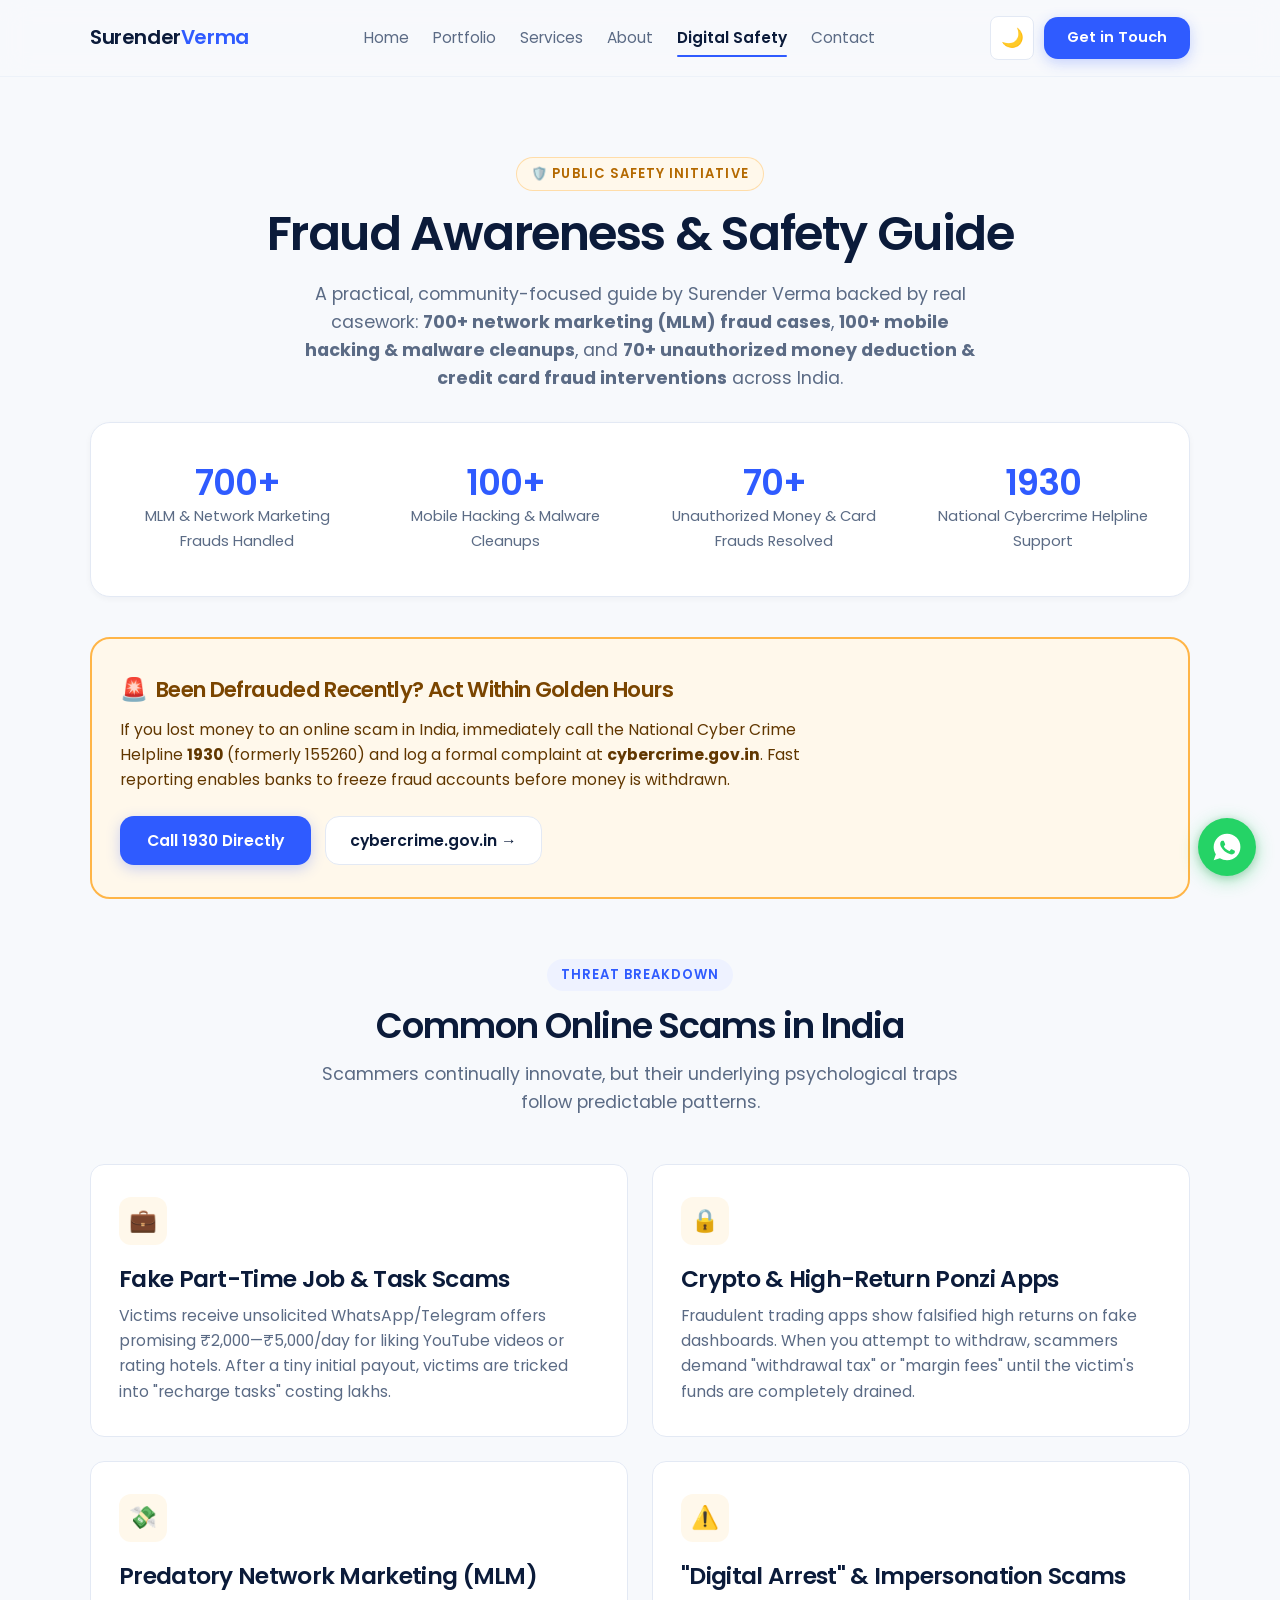
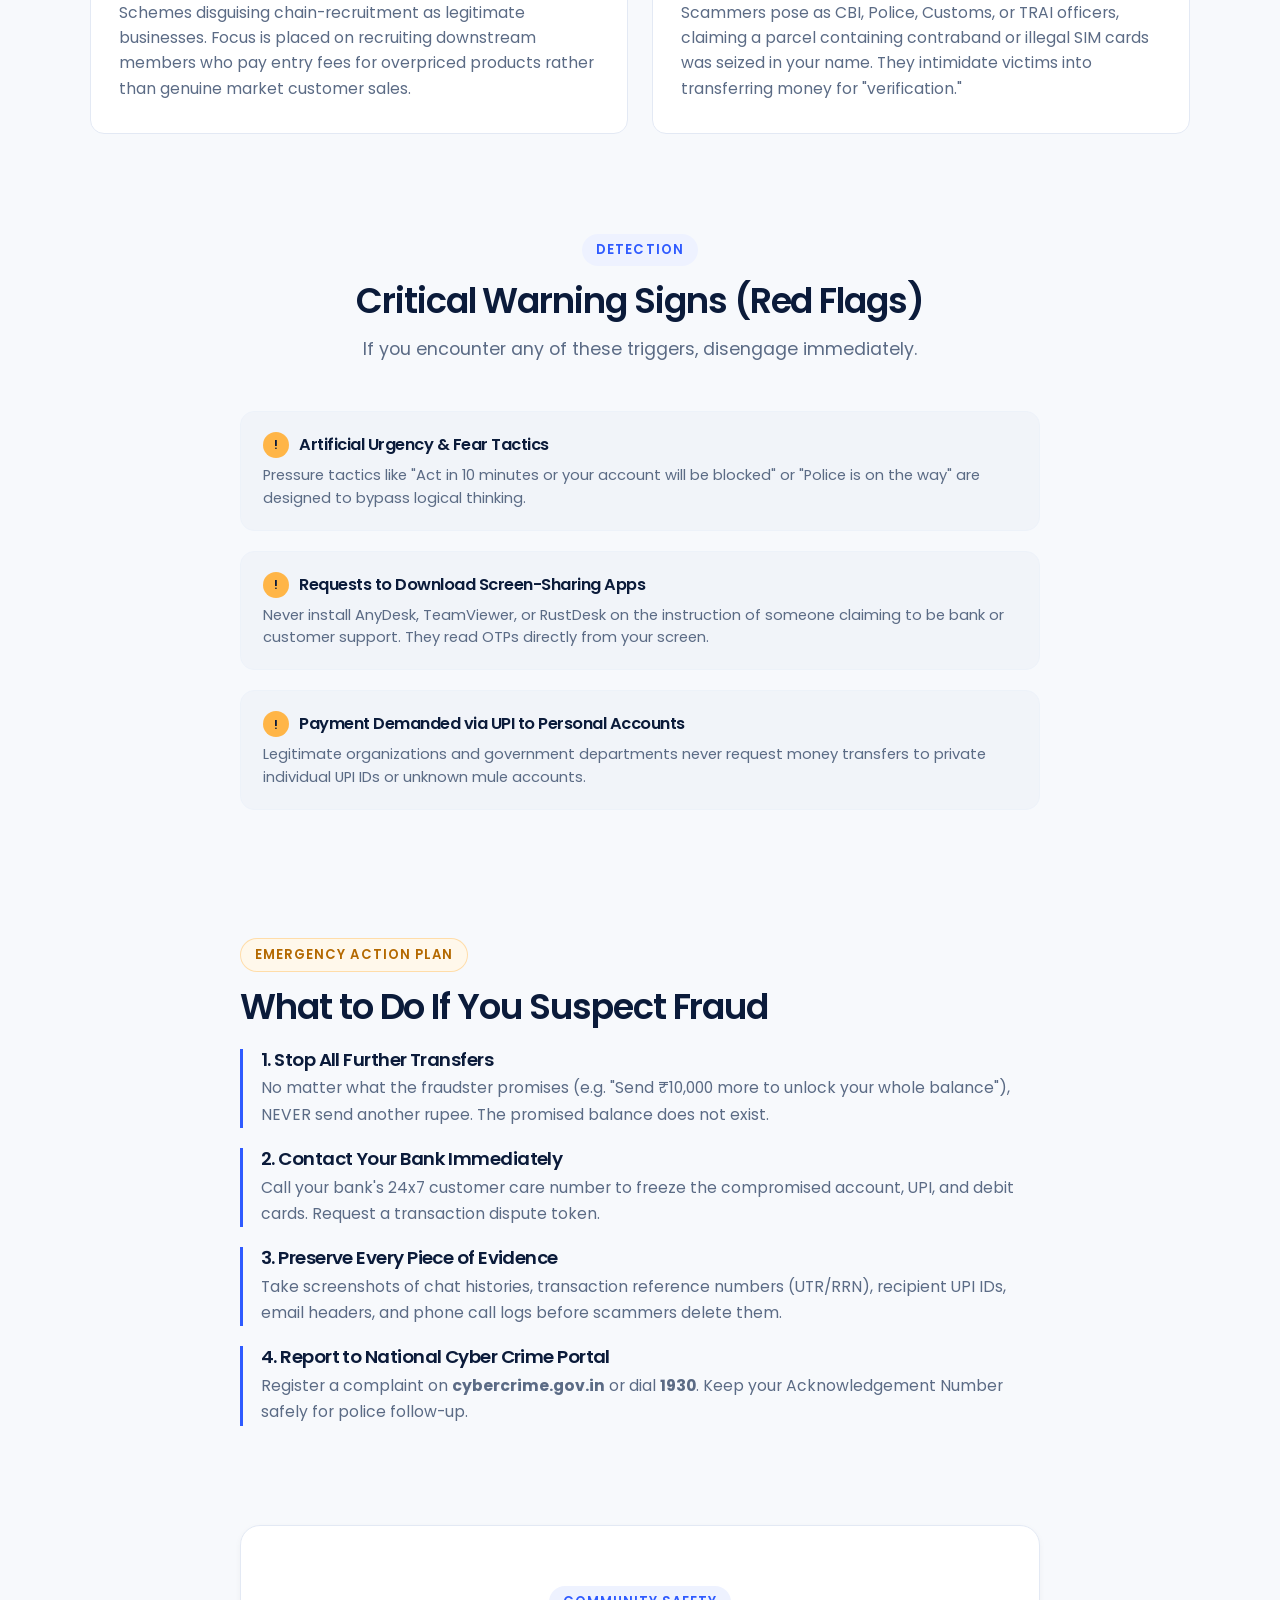
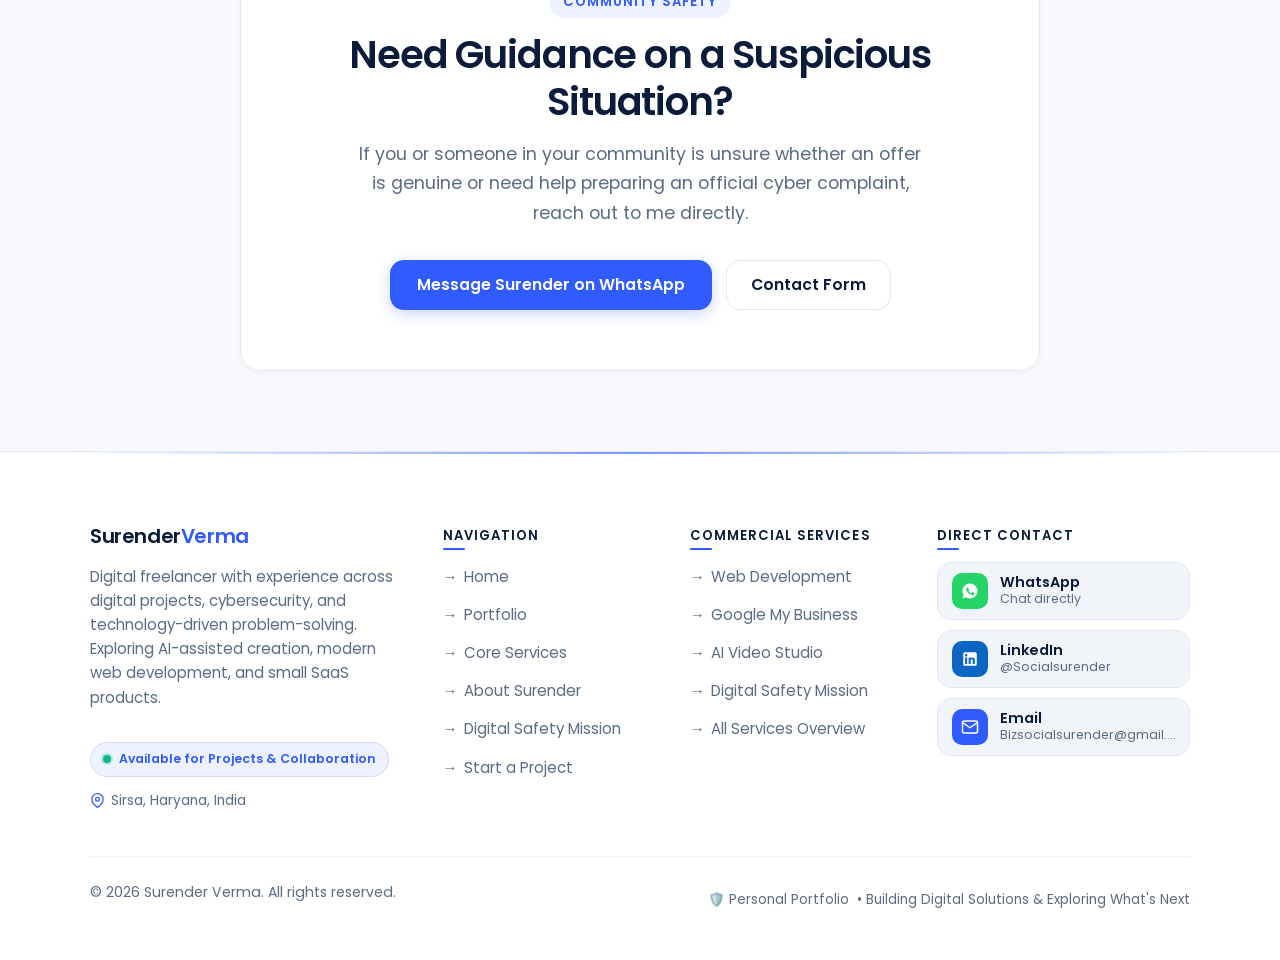
<file: digital-safety.html>
<!DOCTYPE html>
<html lang="en">
<head>
  <meta charset="UTF-8">
  <meta name="viewport" content="width=device-width, initial-scale=1.0, minimum-scale=1.0, maximum-scale=5.0, viewport-fit=cover">
  <title>The Digital Safety Mission | Surender Verma &mdash; Cyber &amp; Fraud Triage</title>
  <meta name="description" content="Community digital safety guide by Surender Verma. Formulated from 870+ real fraud cases and cyber triage. Learn scam warning signs and official 1930 reporting.">
  <meta name="author" content="Surender Verma">
  <meta name="theme-color" content="#2F5BFF">
  <link rel="canonical" href="https://surenderverma.cv/digital-safety.html">

  <!-- Open Graph / Meta -->
  <meta property="og:site_name" content="Surender Verma">
  <meta property="og:title" content="Fraud Awareness &amp; Cyber Safety Guide | Surender Verma &mdash; Fraud Buster">
  <meta property="og:description" content="Protect yourself and your loved ones from online scams, MLM traps, fake job schemes, and financial cyber frauds. Official reporting via 1930 &amp; cybercrime.gov.in.">
  <meta property="og:type" content="article">
  <meta property="og:url" content="https://surenderverma.cv/digital-safety.html">
  <meta property="og:image" content="https://surenderverma.cv/images/og-image.png">
  <meta property="og:image:width" content="1200">
  <meta property="og:image:height" content="630">
  <meta property="og:image:alt" content="Fraud Awareness &amp; Cyber Safety Guide - Surender Verma">

  <!-- Twitter Cards -->
  <meta name="twitter:card" content="summary_large_image">
  <meta name="twitter:title" content="Fraud Awareness &amp; Cyber Safety Guide | Surender Verma &mdash; Fraud Buster">
  <meta name="twitter:description" content="Protect yourself and your loved ones from online scams, MLM traps, fake job schemes, and financial cyber frauds.">
  <meta name="twitter:image" content="https://surenderverma.cv/images/og-image.png">

  <!-- Google Font: Poppins (Strictly 2 weights: 400 & 600) -->
  <link rel="preconnect" href="https://fonts.googleapis.com">
  <link rel="preconnect" href="https://fonts.gstatic.com" crossorigin>
  <link href="https://fonts.googleapis.com/css2?family=Poppins:wght@400;600&display=swap" rel="stylesheet">

  <!-- Favicon & Touch Icon -->
  <link rel="icon" href="data:image/svg+xml,%3Csvg xmlns='http://www.w3.org/2000/svg' viewBox='0 0 100 100'%3E%3Crect width='100' height='100' rx='20' fill='%232F5BFF'/%3E%3Ctext x='50' y='67' font-size='50' font-family='Poppins, sans-serif' font-weight='600' text-anchor='middle' fill='%23ffffff'%3ESV%3C/text%3E%3C/svg%3E">
  <link rel="apple-touch-icon" href="images/apple-touch-icon.png">

  <!-- Theme Init Script (Zero Flash) -->
  <script>
    (function () {
      const savedTheme = localStorage.getItem('sv-theme');
      const prefersDark = window.matchMedia && window.matchMedia('(prefers-color-scheme: dark)').matches;
      const theme = savedTheme || (prefersDark ? 'dark' : 'light');
      document.documentElement.setAttribute('data-theme', theme);
    })();
  </script>

  <!-- Stylesheet -->
  <link rel="stylesheet" href="style.css">

  <!-- Structured Data: Article / WebPage Schema (JSON-LD) -->
  <script type="application/ld+json">
  {
    "@context": "https://schema.org",
    "@type": "Person",
    "name": "Surender Verma",
    "jobTitle": "Digital Freelancer & Cybersecurity Consultant",
    "address": {
      "@type": "PostalAddress",
      "addressLocality": "Sirsa",
      "addressRegion": "Haryana",
      "addressCountry": "India"
    },
    "sameAs": [
      "https://linkedin.com/in/Socialsurender"
    ]
  }
  </script>
</head>
<body>
  <a href="#main-content" class="skip-link">Skip to main content</a>

  <!-- =======================================================================
       HEADER
       ======================================================================= -->
  <header class="site-header">
    <div class="container header-inner">
      <a href="index.html" class="site-logo" aria-label="Surender Verma Homepage" data-site="brand">
        Surender <span>Verma</span>
      </a>

      <nav class="nav-menu" aria-label="Main Navigation">
        <a href="index.html" class="nav-link">Home</a>
        <a href="portfolio.html" class="nav-link">Portfolio</a>
        <a href="index.html#services" class="nav-link">Services</a>
        <a href="index.html#about" class="nav-link">About</a>
        <a href="digital-safety.html" class="nav-link active" aria-current="page">Digital Safety</a>
        <a href="index.html#contact" class="nav-link">Contact</a>
      </nav>

      <div class="header-actions">
        <button id="themeToggle" class="theme-toggle" type="button" aria-label="Toggle dark mode" title="Switch theme">
          &#127769;
        </button>
        <a href="https://calendly.com/bizsocialsurender/30min" class="btn-primary" data-cta-link target="_blank" rel="noopener noreferrer">Get in Touch</a>
        <button id="mobileNavToggle" class="mobile-toggle" type="button" aria-label="Toggle navigation menu" aria-expanded="false">
          <span class="hamburger-box" aria-hidden="true">
            <span class="hamburger-line line-1"></span>
            <span class="hamburger-line line-2"></span>
            <span class="hamburger-line line-3"></span>
          </span>
        </button>
      </div>
    </div>
  </header>

  <!-- Mobile Nav Backdrop -->
  <div id="mobileNavBackdrop" class="mobile-nav-backdrop" aria-hidden="true"></div>

  <!-- Mobile Slide-out Drawer -->
  <div id="mobileNavDrawer" class="mobile-nav-drawer" aria-label="Mobile Navigation" aria-hidden="true">
    <!-- Drawer Header -->
    <div class="drawer-header">
      <div class="drawer-profile">
        <div class="drawer-avatar-wrap">
          <img src="images/surender.jpg" alt="Surender Verma" class="drawer-avatar" width="44" height="44" loading="lazy">
          <span class="drawer-status-dot" title="Available for Projects & Collaboration"></span>
        </div>
        <div class="drawer-profile-info">
          <span class="drawer-profile-name">Surender Verma</span>
          <span class="drawer-profile-role">Digital Freelancer &amp; Builder</span>
        </div>
      </div>
      <button id="mobileNavClose" class="drawer-close-btn" type="button" aria-label="Close menu">
        <svg width="20" height="20" viewBox="0 0 24 24" fill="none" stroke="currentColor" stroke-width="2.2" stroke-linecap="round" stroke-linejoin="round">
          <line x1="18" y1="6" x2="6" y2="18"></line>
          <line x1="6" y1="6" x2="18" y2="18"></line>
        </svg>
      </button>
    </div>

    <!-- Drawer Body -->
    <div class="drawer-body">
      <div class="drawer-nav-label">Navigation</div>
      <nav class="drawer-nav">
        <a href="index.html" class="drawer-link">
          <span class="drawer-link-icon">
            <svg width="18" height="18" viewBox="0 0 24 24" fill="none" stroke="currentColor" stroke-width="2" stroke-linecap="round" stroke-linejoin="round"><path d="m3 9 9-7 9 7v11a2 2 0 0 1-2 2H5a2 2 0 0 1-2-2z"></path><polyline points="9 22 9 12 15 12 15 22"></polyline></svg>
          </span>
          <span class="drawer-link-text">Home</span>
          <span class="drawer-link-arrow">&rsaquo;</span>
        </a>
        <a href="portfolio.html" class="drawer-link">
          <span class="drawer-link-icon">
            <svg width="18" height="18" viewBox="0 0 24 24" fill="none" stroke="currentColor" stroke-width="2" stroke-linecap="round" stroke-linejoin="round"><polygon points="12 2 2 7 12 12 22 7 12 2"></polygon><polyline points="2 17 12 22 22 17"></polyline><polyline points="2 12 12 17 22 12"></polyline></svg>
          </span>
          <span class="drawer-link-text">Portfolio</span>
          <span class="drawer-link-arrow">&rsaquo;</span>
        </a>
        <a href="index.html#services" class="drawer-link">
          <span class="drawer-link-icon">
            <svg width="18" height="18" viewBox="0 0 24 24" fill="none" stroke="currentColor" stroke-width="2" stroke-linecap="round" stroke-linejoin="round"><rect width="20" height="14" x="2" y="7" rx="2" ry="2"></rect><path d="M16 21V5a2 2 0 0 0-2-2h-4a2 2 0 0 0-2 2v16"></path></svg>
          </span>
          <span class="drawer-link-text">Services</span>
          <span class="drawer-link-arrow">&rsaquo;</span>
        </a>
        <a href="index.html#about" class="drawer-link">
          <span class="drawer-link-icon">
            <svg width="18" height="18" viewBox="0 0 24 24" fill="none" stroke="currentColor" stroke-width="2" stroke-linecap="round" stroke-linejoin="round"><path d="M20 21v-2a4 4 0 0 0-4-4H8a4 4 0 0 0-4 4v2"></path><circle cx="12" cy="7" r="4"></circle></svg>
          </span>
          <span class="drawer-link-text">About</span>
          <span class="drawer-link-arrow">&rsaquo;</span>
        </a>
        <a href="digital-safety.html" class="drawer-link active">
          <span class="drawer-link-icon">
            <svg width="18" height="18" viewBox="0 0 24 24" fill="none" stroke="currentColor" stroke-width="2" stroke-linecap="round" stroke-linejoin="round"><path d="M12 22s8-4 8-10V5l-8-3-8 3v7c0 6 8 10 8 10z"></path></svg>
          </span>
          <span class="drawer-link-text">Digital Safety</span>
          <span class="drawer-link-arrow">&rsaquo;</span>
        </a>
        <a href="index.html#contact" class="drawer-link">
          <span class="drawer-link-icon">
            <svg width="18" height="18" viewBox="0 0 24 24" fill="none" stroke="currentColor" stroke-width="2" stroke-linecap="round" stroke-linejoin="round"><rect width="20" height="16" x="2" y="4" rx="2"></rect><path d="m22 7-8.97 5.7a1.94 1.94 0 0 1-2.06 0L2 7"></path></svg>
          </span>
          <span class="drawer-link-text">Contact</span>
          <span class="drawer-link-arrow">&rsaquo;</span>
        </a>
      </nav>

      <div class="drawer-cta-section">
        <div class="drawer-nav-label">Direct Access</div>
        <a href="https://calendly.com/bizsocialsurender/30min" target="_blank" rel="noopener noreferrer" class="btn-primary drawer-action-btn" data-cta-link>
          <svg width="17" height="17" viewBox="0 0 24 24" fill="none" stroke="currentColor" stroke-width="2" stroke-linecap="round" stroke-linejoin="round"><rect width="18" height="18" x="3" y="4" rx="2" ry="2"></rect><line x1="16" y1="2" x2="16" y2="6"></line><line x1="8" y1="2" x2="8" y2="6"></line><line x1="3" y1="10" x2="21" y2="10"></line></svg>
          <span>Book a 30-Min Call</span>
        </a>
        <a href="https://wa.me/919817242747" target="_blank" rel="noopener noreferrer" class="drawer-whatsapp-btn">
          <svg width="18" height="18" viewBox="0 0 24 24" fill="currentColor"><path d="M.057 24l1.687-6.163c-1.041-1.804-1.588-3.849-1.587-5.946.003-6.556 5.338-11.891 11.893-11.891 3.181.001 6.167 1.24 8.413 3.488 2.245 2.248 3.481 5.236 3.48 8.414-.003 6.557-5.338 11.892-11.893 11.892-1.99-.001-3.951-.5-5.688-1.448l-6.305 1.654zm6.597-3.807c1.676.995 3.276 1.591 5.392 1.592 5.448 0 9.886-4.434 9.889-9.885.002-5.462-4.415-9.89-9.881-9.892-5.452 0-9.887 4.434-9.889 9.884-.001 2.225.651 3.891 1.746 5.634l-.999 3.648 3.742-.981zm11.387-5.464c-.074-.124-.272-.198-.57-.347-.297-.149-1.758-.868-2.031-.967-.272-.099-.47-.149-.669.149-.198.297-.768.967-.941 1.165-.173.198-.347.223-.644.074-.297-.149-1.255-.462-2.39-1.475-.883-.788-1.48-1.761-1.653-2.059-.173-.297-.018-.458.13-.606.134-.133.297-.347.446-.521.151-.172.2-.296.3-.495.099-.198.05-.372-.025-.521-.075-.148-.669-1.611-.916-2.206-.242-.579-.487-.501-.669-.51l-.57-.01c-.198 0-.52.074-.792.372s-1.04 1.016-1.04 2.479 1.065 2.876 1.213 3.074c.149.198 2.095 3.2 5.076 4.487.709.306 1.263.489 1.694.626.712.226 1.36.194 1.872.118.571-.085 1.758-.719 2.006-1.413.248-.695.248-1.29.173-1.414z"/></svg>
          <span>Chat on WhatsApp</span>
        </a>
      </div>
    </div>

    <!-- Drawer Footer -->
    <div class="drawer-footer">
      <div class="drawer-socials">
        <a href="https://linkedin.com/in/Socialsurender" target="_blank" rel="noopener noreferrer" class="drawer-social-link" aria-label="LinkedIn">
          <svg width="17" height="17" viewBox="0 0 24 24" fill="currentColor"><path d="M19 0h-14c-2.761 0-5 2.239-5 5v14c0 2.761 2.239 5 5 5h14c2.762 0 5-2.239 5-5v-14c0-2.761-2.238-5-5-5zm-11 19h-3v-11h3v11zm-1.5-12.268c-.966 0-1.75-.79-1.75-1.764s.784-1.764 1.75-1.764 1.75.79 1.75 1.764-.783 1.764-1.75 1.764zm13.5 12.268h-3v-5.604c0-3.368-4-3.113-4 0v5.604h-3v-11h3v1.765c1.396-2.586 7-2.777 7 2.476v6.759z"/></svg>
        </a>
        <a href="https://wa.me/919817242747" target="_blank" rel="noopener noreferrer" class="drawer-social-link" aria-label="WhatsApp">
          <svg width="17" height="17" viewBox="0 0 24 24" fill="currentColor"><path d="M.057 24l1.687-6.163c-1.041-1.804-1.588-3.849-1.587-5.946.003-6.556 5.338-11.891 11.893-11.891 3.181.001 6.167 1.24 8.413 3.488 2.245 2.248 3.481 5.236 3.48 8.414-.003 6.557-5.338 11.892-11.893 11.892-1.99-.001-3.951-.5-5.688-1.448l-6.305 1.654zm6.597-3.807c1.676.995 3.276 1.591 5.392 1.592 5.448 0 9.886-4.434 9.889-9.885.002-5.462-4.415-9.89-9.881-9.892-5.452 0-9.887 4.434-9.889 9.884-.001 2.225.651 3.891 1.746 5.634l-.999 3.648 3.742-.981zm11.387-5.464c-.074-.124-.272-.198-.57-.347-.297-.149-1.758-.868-2.031-.967-.272-.099-.47-.149-.669.149-.198.297-.768.967-.941 1.165-.173.198-.347.223-.644.074-.297-.149-1.255-.462-2.39-1.475-.883-.788-1.48-1.761-1.653-2.059-.173-.297-.018-.458.13-.606.134-.133.297-.347.446-.521.151-.172.2-.296.3-.495.099-.198.05-.372-.025-.521-.075-.148-.669-1.611-.916-2.206-.242-.579-.487-.501-.669-.51l-.57-.01c-.198 0-.52.074-.792.372s-1.04 1.016-1.04 2.479 1.065 2.876 1.213 3.074c.149.198 2.095 3.2 5.076 4.487.709.306 1.263.489 1.694.626.712.226 1.36.194 1.872.118.571-.085 1.758-.719 2.006-1.413.248-.695.248-1.29.173-1.414z"/></svg>
        </a>
        <a href="mailto:Bizsocialsurender@gmail.com" class="drawer-social-link" aria-label="Email">
          <svg width="17" height="17" viewBox="0 0 24 24" fill="none" stroke="currentColor" stroke-width="2" stroke-linecap="round" stroke-linejoin="round"><rect width="20" height="16" x="2" y="4" rx="2"></rect><path d="m22 7-8.97 5.7a1.94 1.94 0 0 1-2.06 0L2 7"></path></svg>
        </a>
      </div>
      <p class="drawer-copyright">&copy; 2026 Surender Verma. All rights reserved.</p>
    </div>
  </div>

  <main id="main-content">

    <!-- Page Intro Header -->
    <section class="section" style="padding-bottom: 30px;">
      <div class="container-narrow">
        <div class="fade-up" style="text-align: center;">
          <span class="section-tag tag-amber">&#128737;&#65039; Public Safety Initiative</span>
          <h1 style="margin-bottom: 16px;">Fraud Awareness &amp; Safety Guide</h1>
          <p class="section-subtitle" style="margin: 0 auto; max-width: 680px;">
            A practical, community-focused guide by Surender Verma backed by real casework: <strong>700+ network marketing (MLM) fraud cases</strong>, <strong>100+ mobile hacking &amp; malware cleanups</strong>, and <strong>70+ unauthorized money deduction &amp; credit card fraud interventions</strong> across India.
          </p>
        </div>
      </div>
    </section>

    <!-- Verified Casework Strip -->
    <section class="section" style="padding-top: 0; padding-bottom: 30px;">
      <div class="container">
        <div class="credibility-strip fade-up">
          <div class="stat-item">
            <span class="stat-num" data-stat="mlmFraud">700+</span>
            <span class="stat-label">MLM &amp; Network Marketing Frauds Handled</span>
          </div>
          <div class="stat-item">
            <span class="stat-num" data-stat="malwareCleanup">100+</span>
            <span class="stat-label">Mobile Hacking &amp; Malware Cleanups</span>
          </div>
          <div class="stat-item">
            <span class="stat-num" data-stat="moneyFraud">70+</span>
            <span class="stat-label">Unauthorized Money &amp; Card Frauds Resolved</span>
          </div>
          <div class="stat-item">
            <span class="stat-num">1930</span>
            <span class="stat-label">National Cybercrime Helpline Support</span>
          </div>
        </div>
      </div>
    </section>

    <!-- Urgent Reporting Banner (1930) -->
    <section class="section" style="padding-top: 10px; padding-bottom: 40px;">
      <div class="container">
        <!-- Official Cybercrime Reporting Details (To be verified by user) -->
        <div class="emergency-banner fade-up">
          <div style="max-width: 700px;">
            <div style="display: flex; align-items: center; gap: 8px; margin-bottom: 8px;">
              <span style="font-size: 1.4rem;">&#128680;</span>
              <h3 class="emergency-banner-title">Been Defrauded Recently? Act Within Golden Hours</h3>
            </div>
            <p class="emergency-banner-desc">
              If you lost money to an online scam in India, immediately call the National Cyber Crime Helpline <strong>1930</strong> (formerly 155260) and log a formal complaint at <strong>cybercrime.gov.in</strong>. Fast reporting enables banks to freeze fraud accounts before money is withdrawn.
            </p>
          </div>
          <div class="btn-group">
            <a href="tel:1930" class="btn-primary">Call 1930 Directly</a>
            <a href="https://cybercrime.gov.in" class="btn-secondary" target="_blank" rel="noopener noreferrer">cybercrime.gov.in &rarr;</a>
          </div>
        </div>
      </div>
    </section>

    <!-- Section 1: Common Online Scams -->
    <section class="section" style="padding-top: 20px;">
      <div class="container">
        <div class="section-head fade-up">
          <span class="section-tag">Threat Breakdown</span>
          <h2 class="section-title">Common Online Scams in India</h2>
          <p class="section-subtitle">
            Scammers continually innovate, but their underlying psychological traps follow predictable patterns.
          </p>
        </div>

        <div class="cards-grid-4">
          <!-- Scam 1 -->
          <div class="service-card fade-up">
            <div class="card-icon card-icon-amber">&#128188;</div>
            <h3>Fake Part-Time Job &amp; Task Scams</h3>
            <p>
              Victims receive unsolicited WhatsApp/Telegram offers promising &#8377;2,000&mdash;&#8377;5,000/day for liking YouTube videos or rating hotels. After a tiny initial payout, victims are tricked into "recharge tasks" costing lakhs.
            </p>
          </div>

          <!-- Scam 2 -->
          <div class="service-card fade-up">
            <div class="card-icon card-icon-amber">&#128274;</div>
            <h3>Crypto &amp; High-Return Ponzi Apps</h3>
            <p>
              Fraudulent trading apps show falsified high returns on fake dashboards. When you attempt to withdraw, scammers demand "withdrawal tax" or "margin fees" until the victim's funds are completely drained.
            </p>
          </div>

          <!-- Scam 3 -->
          <div class="service-card fade-up">
            <div class="card-icon card-icon-amber">&#128184;</div>
            <h3>Predatory Network Marketing (MLM)</h3>
            <p>
              Schemes disguising chain-recruitment as legitimate businesses. Focus is placed on recruiting downstream members who pay entry fees for overpriced products rather than genuine market customer sales.
            </p>
          </div>

          <!-- Scam 4 -->
          <div class="service-card fade-up">
            <div class="card-icon card-icon-amber">&#9888;&#65039;</div>
            <h3>"Digital Arrest" &amp; Impersonation Scams</h3>
            <p>
              Scammers pose as CBI, Police, Customs, or TRAI officers, claiming a parcel containing contraband or illegal SIM cards was seized in your name. They intimidate victims into transferring money for "verification."
            </p>
          </div>
        </div>
      </div>
    </section>

    <!-- Section 2: Critical Warning Signs (Red Flags) -->
    <section class="section" style="padding-top: 20px;">
      <div class="container-narrow">
        <div class="section-head fade-up">
          <span class="section-tag">Detection</span>
          <h2 class="section-title">Critical Warning Signs (Red Flags)</h2>
          <p class="section-subtitle">
            If you encounter any of these triggers, disengage immediately.
          </p>
        </div>

        <div class="tips-grid fade-up" style="grid-template-columns: 1fr;">
          <div class="tip-item">
            <div class="tip-header">
              <span class="tip-num">!</span>
              <h4>Artificial Urgency &amp; Fear Tactics</h4>
            </div>
            <p>Pressure tactics like "Act in 10 minutes or your account will be blocked" or "Police is on the way" are designed to bypass logical thinking.</p>
          </div>

          <div class="tip-item">
            <div class="tip-header">
              <span class="tip-num">!</span>
              <h4>Requests to Download Screen-Sharing Apps</h4>
            </div>
            <p>Never install AnyDesk, TeamViewer, or RustDesk on the instruction of someone claiming to be bank or customer support. They read OTPs directly from your screen.</p>
          </div>

          <div class="tip-item">
            <div class="tip-header">
              <span class="tip-num">!</span>
              <h4>Payment Demanded via UPI to Personal Accounts</h4>
            </div>
            <p>Legitimate organizations and government departments never request money transfers to private individual UPI IDs or unknown mule accounts.</p>
          </div>
        </div>
      </div>
    </section>

    <!-- Section 3: What to Do If You Have Been Scammed -->
    <section class="section" style="padding-top: 20px;">
      <div class="container-narrow">
        <div class="about-short-card fade-up">
          <div class="section-tag tag-amber">Emergency Action Plan</div>
          <h2 style="margin-bottom: 20px;">What to Do If You Suspect Fraud</h2>

          <div style="display: flex; flex-direction: column; gap: 20px;">
            <div style="border-left: 3px solid var(--color-primary); padding-left: 18px;">
              <h4 style="font-size: 1.15rem; margin-bottom: 4px;">1. Stop All Further Transfers</h4>
              <p style="color: var(--text-muted); font-size: 0.98rem; margin-bottom: 0;">
                No matter what the fraudster promises (e.g. "Send &#8377;10,000 more to unlock your whole balance"), NEVER send another rupee. The promised balance does not exist.
              </p>
            </div>

            <div style="border-left: 3px solid var(--color-primary); padding-left: 18px;">
              <h4 style="font-size: 1.15rem; margin-bottom: 4px;">2. Contact Your Bank Immediately</h4>
              <p style="color: var(--text-muted); font-size: 0.98rem; margin-bottom: 0;">
                Call your bank's 24x7 customer care number to freeze the compromised account, UPI, and debit cards. Request a transaction dispute token.
              </p>
            </div>

            <div style="border-left: 3px solid var(--color-primary); padding-left: 18px;">
              <h4 style="font-size: 1.15rem; margin-bottom: 4px;">3. Preserve Every Piece of Evidence</h4>
              <p style="color: var(--text-muted); font-size: 0.98rem; margin-bottom: 0;">
                Take screenshots of chat histories, transaction reference numbers (UTR/RRN), recipient UPI IDs, email headers, and phone call logs before scammers delete them.
              </p>
            </div>

            <div style="border-left: 3px solid var(--color-primary); padding-left: 18px;">
              <h4 style="font-size: 1.15rem; margin-bottom: 4px;">4. Report to National Cyber Crime Portal</h4>
              <p style="color: var(--text-muted); font-size: 0.98rem; margin-bottom: 0;">
                Register a complaint on <strong>cybercrime.gov.in</strong> or dial <strong>1930</strong>. Keep your Acknowledgement Number safely for police follow-up.
              </p>
            </div>
          </div>
        </div>
      </div>
    </section>

    <!-- Community Outreach / Guidance CTA -->
    <section class="section" style="padding-top: 20px;">
      <div class="container-narrow">
        <div class="cta-box fade-up">
          <span class="section-tag">Community Safety</span>
          <h2>Need Guidance on a Suspicious Situation?</h2>
          <p>
            If you or someone in your community is unsure whether an offer is genuine or need help preparing an official cyber complaint, reach out to me directly.
          </p>
          <div class="btn-group" style="justify-content: center;">
            <a data-wa href="https://wa.me/919817242747" class="btn-primary" target="_blank" rel="noopener noreferrer">Message Surender on WhatsApp</a>
            <a href="contact.html" class="btn-secondary">Contact Form</a>
          </div>
        </div>
      </div>
    </section>

  </main>

  <!-- =======================================================================
       FOOTER
       ======================================================================= -->
  <footer class="site-footer">
    <div class="container">
      <div class="footer-grid">
        <!-- Col 1: Brand & Bio -->
        <div class="footer-col-brand">
          <a href="index.html" class="site-logo" data-site="brand">
            Surender <span>Verma</span>
          </a>
          <p>Digital freelancer with experience across digital projects, cybersecurity, and technology-driven problem-solving. Exploring AI-assisted creation, modern web development, and small SaaS products.</p>
          
          <div class="footer-status-pill">
            <span class="footer-status-dot"></span>
            <span>Available for Projects &amp; Collaboration</span>
          </div>

          <div class="footer-location">
            <svg width="15" height="15" viewBox="0 0 24 24" fill="none" stroke="currentColor" stroke-width="2" stroke-linecap="round" stroke-linejoin="round" aria-hidden="true">
              <path d="M21 10c0 7-9 13-9 13s-9-6-9-13a9 9 0 0 1 18 0z"></path>
              <circle cx="12" cy="10" r="3"></circle>
            </svg>
            <span data-site="location">Sirsa, Haryana, India</span>
          </div>
        </div>

        <!-- Col 2: Navigation -->
        <div class="footer-col">
          <h4>Navigation</h4>
          <ul class="footer-links">
            <li><a href="index.html"><span>&rarr;</span> Home</a></li>
            <li><a href="portfolio.html"><span>&rarr;</span> Portfolio</a></li>
            <li><a href="index.html#services"><span>&rarr;</span> Core Services</a></li>
            <li><a href="index.html#about"><span>&rarr;</span> About Surender</a></li>
            <li><a href="digital-safety.html"><span>&rarr;</span> Digital Safety Mission</a></li>
            <li><a href="index.html#contact"><span>&rarr;</span> Start a Project</a></li>
          </ul>
        </div>

        <!-- Col 3: Commercial Services -->
        <div class="footer-col">
          <h4>Commercial Services</h4>
          <ul class="footer-links">
            <li><a href="web-development.html"><span>&rarr;</span> Web Development</a></li>
            <li><a href="gmb-setup.html"><span>&rarr;</span> Google My Business</a></li>
            <li><a href="ai-video-production.html"><span>&rarr;</span> AI Video Studio</a></li>
            <li><a href="digital-safety.html"><span>&rarr;</span> Digital Safety Mission</a></li>
            <li><a href="services.html"><span>&rarr;</span> All Services Overview</a></li>
          </ul>
        </div>

        <!-- Col 4: Connect Directly with Social Media Icons -->
        <div class="footer-col">
          <h4>Direct Contact</h4>
          <div class="footer-contact-list">
            <!-- WhatsApp -->
            <a data-wa href="https://wa.me/919817242747" target="_blank" rel="noopener noreferrer" class="footer-contact-item" aria-label="WhatsApp Surender">
              <span class="footer-contact-icon icon-wa" aria-hidden="true">
                <svg width="18" height="18" viewBox="0 0 24 24" fill="currentColor">
                  <path d="M12.031 2C6.495 2 2 6.495 2 12.031c0 1.99.584 3.864 1.625 5.466L2 22l4.63-1.602a9.98 9.98 0 005.401 1.57h.004c5.536 0 10.031-4.495 10.031-10.031 0-2.679-1.043-5.198-2.937-7.092A9.957 9.957 0 0012.031 2zm5.845 14.195c-.244.686-1.42 1.258-1.954 1.34-.492.074-1.127.106-3.266-.782-2.735-1.134-4.502-3.921-4.638-4.103-.136-.182-1.109-1.474-1.109-2.81 0-1.336.7-1.995.948-2.259.248-.264.542-.33.722-.33.18 0 .361.002.518.01.168.008.394-.064.616.47.228.547.778 1.898.846 2.035.068.137.113.298.023.477-.09.18-.135.292-.27.45-.136.158-.286.353-.408.474-.136.136-.277.284-.12.553.158.27.7 1.154 1.503 1.87 1.033.92 1.905 1.206 2.176 1.341.27.136.43.113.59-.068.158-.182.677-.79.858-1.062.18-.27.362-.226.61-.136.248.09 1.573.742 1.844.877.27.136.452.203.519.316.068.113.068.654-.176 1.34z"/>
                </svg>
              </span>
              <div class="footer-contact-text">
                <span class="footer-contact-title">WhatsApp</span>
                <span class="footer-contact-detail">Chat directly</span>
              </div>
            </a>

            <!-- LinkedIn -->
            <a data-c="linkedin" href="https://linkedin.com/in/Socialsurender" target="_blank" rel="noopener noreferrer" class="footer-contact-item" aria-label="LinkedIn Profile">
              <span class="footer-contact-icon icon-in" aria-hidden="true">
                <svg width="18" height="18" viewBox="0 0 24 24" fill="currentColor">
                  <path d="M19 3a2 2 0 0 1 2 2v14a2 2 0 0 1-2 2H5a2 2 0 0 1-2-2V5a2 2 0 0 1 2-2h14m-.5 15.5v-5.3a3.26 3.26 0 0 0-3.26-3.26c-.85 0-1.84.52-2.28 1.3v-1.11h-2.79v8.37h2.79v-4.93c0-.77.62-1.4 1.39-1.4a1.4 1.4 0 0 1 1.4 1.4v4.93h2.75M6.88 8.56a1.68 1.68 0 0 0 1.68-1.68c0-.93-.75-1.69-1.68-1.69a1.69 1.69 0 0 0-1.69 1.69c0 .93.76 1.68 1.69 1.68m1.39 9.94v-8.37H5.5v8.37h2.77z"/>
                </svg>
              </span>
              <div class="footer-contact-text">
                <span class="footer-contact-title">LinkedIn</span>
                <span class="footer-contact-detail">@Socialsurender</span>
              </div>
            </a>

            <!-- Email -->
            <a data-c="email" href="mailto:Bizsocialsurender@gmail.com" class="footer-contact-item" aria-label="Email Surender">
              <span class="footer-contact-icon icon-mail" aria-hidden="true">
                <svg width="18" height="18" viewBox="0 0 24 24" fill="none" stroke="currentColor" stroke-width="2" stroke-linecap="round" stroke-linejoin="round">
                  <path d="M4 4h16c1.1 0 2 .9 2 2v12c0 1.1-.9 2-2 2H4c-1.1 0-2-.9-2-2V6c0-1.1.9-2 2-2z"/>
                  <polyline points="22,6 12,13 2,6"/>
                </svg>
              </span>
              <div class="footer-contact-text">
                <span class="footer-contact-title">Email</span>
                <span class="footer-contact-detail" data-c="email">Bizsocialsurender@gmail.com</span>
              </div>
            </a>
          </div>
        </div>
      </div>

      <!-- Bottom Bar -->
      <div class="footer-bottom">
        <p>&copy; <span data-c="year">2026</span> <span data-site="name">Surender Verma</span>. All rights reserved.</p>
        <p class="footer-bottom-trust"><span>&#128737;&#65039; Personal Portfolio</span> &bull; Building Digital Solutions &amp; Exploring What's Next</p>
      </div>
    </div>
  </footer>

    <!-- Floating WhatsApp Action Button -->
  <a class="float-wa" data-wa href="https://wa.me/919817242747" target="_blank" rel="noopener noreferrer" aria-label="Chat directly with Surender on WhatsApp">
    <svg width="32" height="32" viewBox="0 0 24 24" fill="currentColor" aria-hidden="true">
      <path d="M12.031 2C6.495 2 2 6.495 2 12.031c0 1.99.584 3.864 1.625 5.466L2 22l4.63-1.602a9.98 9.98 0 005.401 1.57h.004c5.536 0 10.031-4.495 10.031-10.031 0-2.679-1.043-5.198-2.937-7.092A9.957 9.957 0 0012.031 2zm5.845 14.195c-.244.686-1.42 1.258-1.954 1.34-.492.074-1.127.106-3.266-.782-2.735-1.134-4.502-3.921-4.638-4.103-.136-.182-1.109-1.474-1.109-2.81 0-1.336.7-1.995.948-2.259.248-.264.542-.33.722-.33.18 0 .361.002.518.01.168.008.394-.064.616.47.228.547.778 1.898.846 2.035.068.137.113.298.023.477-.09.18-.135.292-.27.45-.136.158-.286.353-.408.474-.136.136-.277.284-.12.553.158.27.7 1.154 1.503 1.87 1.033.92 1.905 1.206 2.176 1.341.27.136.43.113.59-.068.158-.182.677-.79.858-1.062.18-.27.362-.226.61-.136.248.09 1.573.742 1.844.877.27.136.452.203.519.316.068.113.068.654-.176 1.34z"/>
    </svg>
  </a>

  <!-- Config and App Scripts -->
  <script src="config.js"></script>
  <script src="app.js"></script>
</body>
</html>
</file>
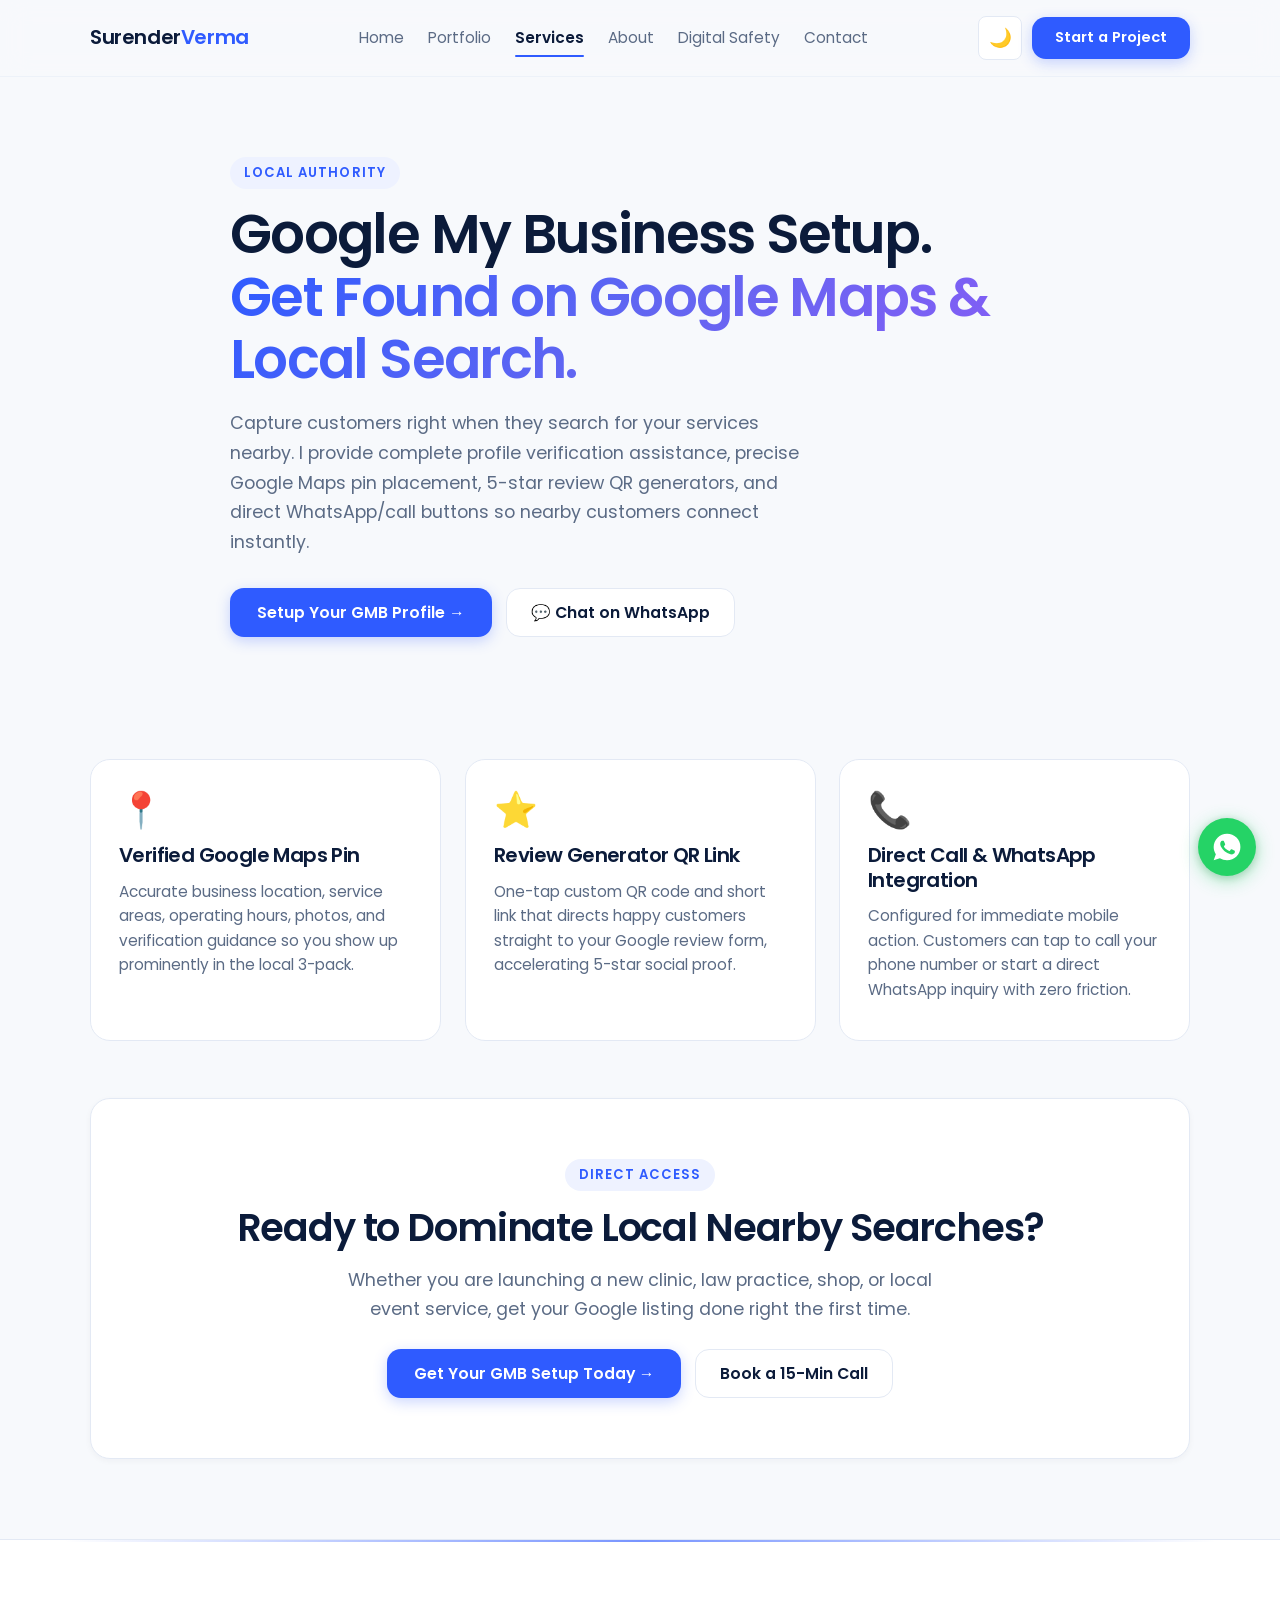
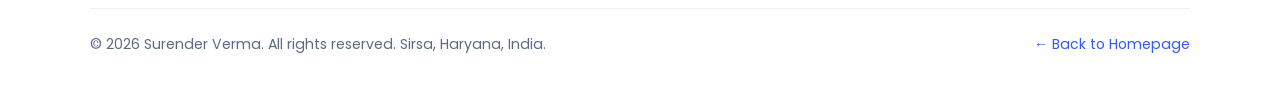
<file: gmb-setup.html>
<!DOCTYPE html>
<html lang="en">
<head>
  <meta charset="UTF-8">
  <meta name="viewport" content="width=device-width, initial-scale=1.0, minimum-scale=1.0, maximum-scale=5.0, viewport-fit=cover">
  <title>Google My Business Setup &amp; Local Visibility | Surender Verma</title>
  <meta name="description" content="Verified Google My Business profile setup, Google Maps pin, review generator QR links, and direct WhatsApp/call setup for local businesses.">
  <meta name="author" content="Surender Verma">
  <meta name="theme-color" content="#2F5BFF">
  <link rel="canonical" href="https://surenderverma.cv/gmb-setup.html">

  <!-- Open Graph -->
  <meta property="og:site_name" content="Surender Verma">
  <meta property="og:title" content="Google My Business Setup &amp; Local Visibility | Surender Verma">
  <meta property="og:description" content="Verified Google My Business profile setup, Google Maps pin, review generator QR links, and direct call integration.">
  <meta property="og:type" content="website">
  <meta property="og:url" content="https://surenderverma.cv/gmb-setup.html">
  <meta property="og:image" content="https://surenderverma.cv/images/og-image.png">

  <!-- Google Fonts: Poppins -->
  <link rel="preconnect" href="https://fonts.googleapis.com">
  <link rel="preconnect" href="https://fonts.gstatic.com" crossorigin>
  <link href="https://fonts.googleapis.com/css2?family=Poppins:wght@400;600&display=swap" rel="stylesheet">

  <link rel="icon" href="data:image/svg+xml,%3Csvg xmlns='http://www.w3.org/2000/svg' viewBox='0 0 100 100'%3E%3Crect width='100' height='100' rx='20' fill='%232F5BFF'/%3E%3Ctext x='50' y='67' font-size='50' font-family='Poppins, sans-serif' font-weight='600' text-anchor='middle' fill='%23ffffff'%3ESV%3C/text%3E%3C/svg%3E">
  <link rel="apple-touch-icon" href="images/apple-touch-icon.png">

  <script>
    (function () {
      const savedTheme = localStorage.getItem('sv-theme');
      const prefersDark = window.matchMedia && window.matchMedia('(prefers-color-scheme: dark)').matches;
      const theme = savedTheme || (prefersDark ? 'dark' : 'light');
      document.documentElement.setAttribute('data-theme', theme);
    })();
  </script>

  <link rel="stylesheet" href="style.css">
</head>
<body>
  <a href="#main-content" class="skip-link">Skip to main content</a>

  <header class="site-header">
    <div class="container header-inner">
      <a href="index.html" class="site-logo" aria-label="Surender Verma Homepage" data-site="brand">
        Surender <span>Verma</span>
      </a>

      <nav class="nav-menu" aria-label="Main Navigation">
        <a href="index.html" class="nav-link">Home</a>
        <a href="portfolio.html" class="nav-link">Portfolio</a>
        <a href="index.html#services" class="nav-link active">Services</a>
        <a href="index.html#about" class="nav-link">About</a>
        <a href="digital-safety.html" class="nav-link">Digital Safety</a>
        <a href="index.html#contact" class="nav-link">Contact</a>
      </nav>

      <div class="header-actions">
        <button id="themeToggle" class="theme-toggle" type="button" aria-label="Toggle dark mode" title="Switch theme">&#127769;</button>
        <a href="index.html#contact" class="btn-primary">Start a Project</a>
        <button id="mobileNavToggle" class="mobile-toggle" type="button" aria-label="Toggle navigation menu" aria-expanded="false">
          <span class="hamburger-box" aria-hidden="true">
            <span class="hamburger-line line-1"></span>
            <span class="hamburger-line line-2"></span>
            <span class="hamburger-line line-3"></span>
          </span>
        </button>
      </div>
    </div>
  </header>

  <div id="mobileNavBackdrop" class="mobile-nav-backdrop" aria-hidden="true"></div>

  <main id="main-content">
    <section class="section hero-section">
      <div class="container">
        <div class="section-head fade-up" style="text-align: left; max-width: 820px; margin-bottom: 32px;">
          <span class="section-tag">Local Authority</span>
          <h1 style="font-size: clamp(2.2rem, 4.5vw, 3.4rem); line-height: 1.15; margin-bottom: 18px;">
            Google My Business Setup.<br>
            <span class="hero-gradient-text">Get Found on Google Maps &amp; Local Search.</span>
          </h1>
          <p class="hero-desc" style="font-size: 1.1rem; line-height: 1.7; color: var(--text-muted);">
            Capture customers right when they search for your services nearby. I provide complete profile verification assistance, precise Google Maps pin placement, 5-star review QR generators, and direct WhatsApp/call buttons so nearby customers connect instantly.
          </p>
          <div class="btn-group" style="margin-top: 24px;">
            <a href="index.html#contact" class="btn-primary">Setup Your GMB Profile &rarr;</a>
            <a href="https://wa.me/919817242747" target="_blank" rel="noopener noreferrer" class="btn-secondary">&#128172; Chat on WhatsApp</a>
          </div>
        </div>
      </div>
    </section>

    <section class="section" style="padding-top: 0;">
      <div class="container">
        <div class="svc-grid">
          <div class="svc-card fade-up delay-1">
            <div class="svc-icon">&#128205;</div>
            <h3>Verified Google Maps Pin</h3>
            <p>Accurate business location, service areas, operating hours, photos, and verification guidance so you show up prominently in the local 3-pack.</p>
          </div>
          <div class="svc-card fade-up delay-2">
            <div class="svc-icon">&#11088;</div>
            <h3>Review Generator QR Link</h3>
            <p>One-tap custom QR code and short link that directs happy customers straight to your Google review form, accelerating 5-star social proof.</p>
          </div>
          <div class="svc-card fade-up delay-3">
            <div class="svc-icon">&#128222;</div>
            <h3>Direct Call &amp; WhatsApp Integration</h3>
            <p>Configured for immediate mobile action. Customers can tap to call your phone number or start a direct WhatsApp inquiry with zero friction.</p>
          </div>
        </div>

        <div class="cta-box fade-up" style="margin-top: 56px;">
          <span class="section-tag">Direct Access</span>
          <h2>Ready to Dominate Local Nearby Searches?</h2>
          <p style="max-width: 600px; margin: 0 auto 24px;">
            Whether you are launching a new clinic, law practice, shop, or local event service, get your Google listing done right the first time.
          </p>
          <div class="btn-group" style="justify-content: center;">
            <a href="index.html#contact" class="btn-primary">Get Your GMB Setup Today &rarr;</a>
            <a href="https://calendly.com/bizsocialsurender/30min" target="_blank" rel="noopener noreferrer" class="btn-secondary">Book a 15-Min Call</a>
          </div>
        </div>
      </div>
    </section>
  </main>

  <footer class="site-footer">
    <div class="container">
      <div class="footer-bottom">
        <p>&copy; 2026 Surender Verma. All rights reserved. Sirsa, Haryana, India.</p>
        <p><a href="index.html">&larr; Back to Homepage</a></p>
      </div>
    </div>
  </footer>

  <script src="config.js"></script>
  <script src="app.js"></script>
  <!-- Floating WhatsApp Action Button -->
  <a class="float-wa" data-wa href="https://wa.me/919817242747" target="_blank" rel="noopener noreferrer" aria-label="Chat directly with Surender on WhatsApp">
    <svg width="32" height="32" viewBox="0 0 24 24" fill="currentColor" aria-hidden="true">
      <path d="M12.031 2C6.495 2 2 6.495 2 12.031c0 1.99.584 3.864 1.625 5.466L2 22l4.63-1.602a9.98 9.98 0 005.401 1.57h.004c5.536 0 10.031-4.495 10.031-10.031 0-2.679-1.043-5.198-2.937-7.092A9.957 9.957 0 0012.031 2zm5.845 14.195c-.244.686-1.42 1.258-1.954 1.34-.492.074-1.127.106-3.266-.782-2.735-1.134-4.502-3.921-4.638-4.103-.136-.182-1.109-1.474-1.109-2.81 0-1.336.7-1.995.948-2.259.248-.264.542-.33.722-.33.18 0 .361.002.518.01.168.008.394-.064.616.47.228.547.778 1.898.846 2.035.068.137.113.298.023.477-.09.18-.135.292-.27.45-.136.158-.286.353-.408.474-.136.136-.277.284-.12.553.158.27.7 1.154 1.503 1.87 1.033.92 1.905 1.206 2.176 1.341.27.136.43.113.59-.068.158-.182.677-.79.858-1.062.18-.27.362-.226.61-.136.248.09 1.573.742 1.844.877.27.136.452.203.519.316.068.113.068.654-.176 1.34z"/>
    </svg>
  </a>
</body>
</html>
</file>
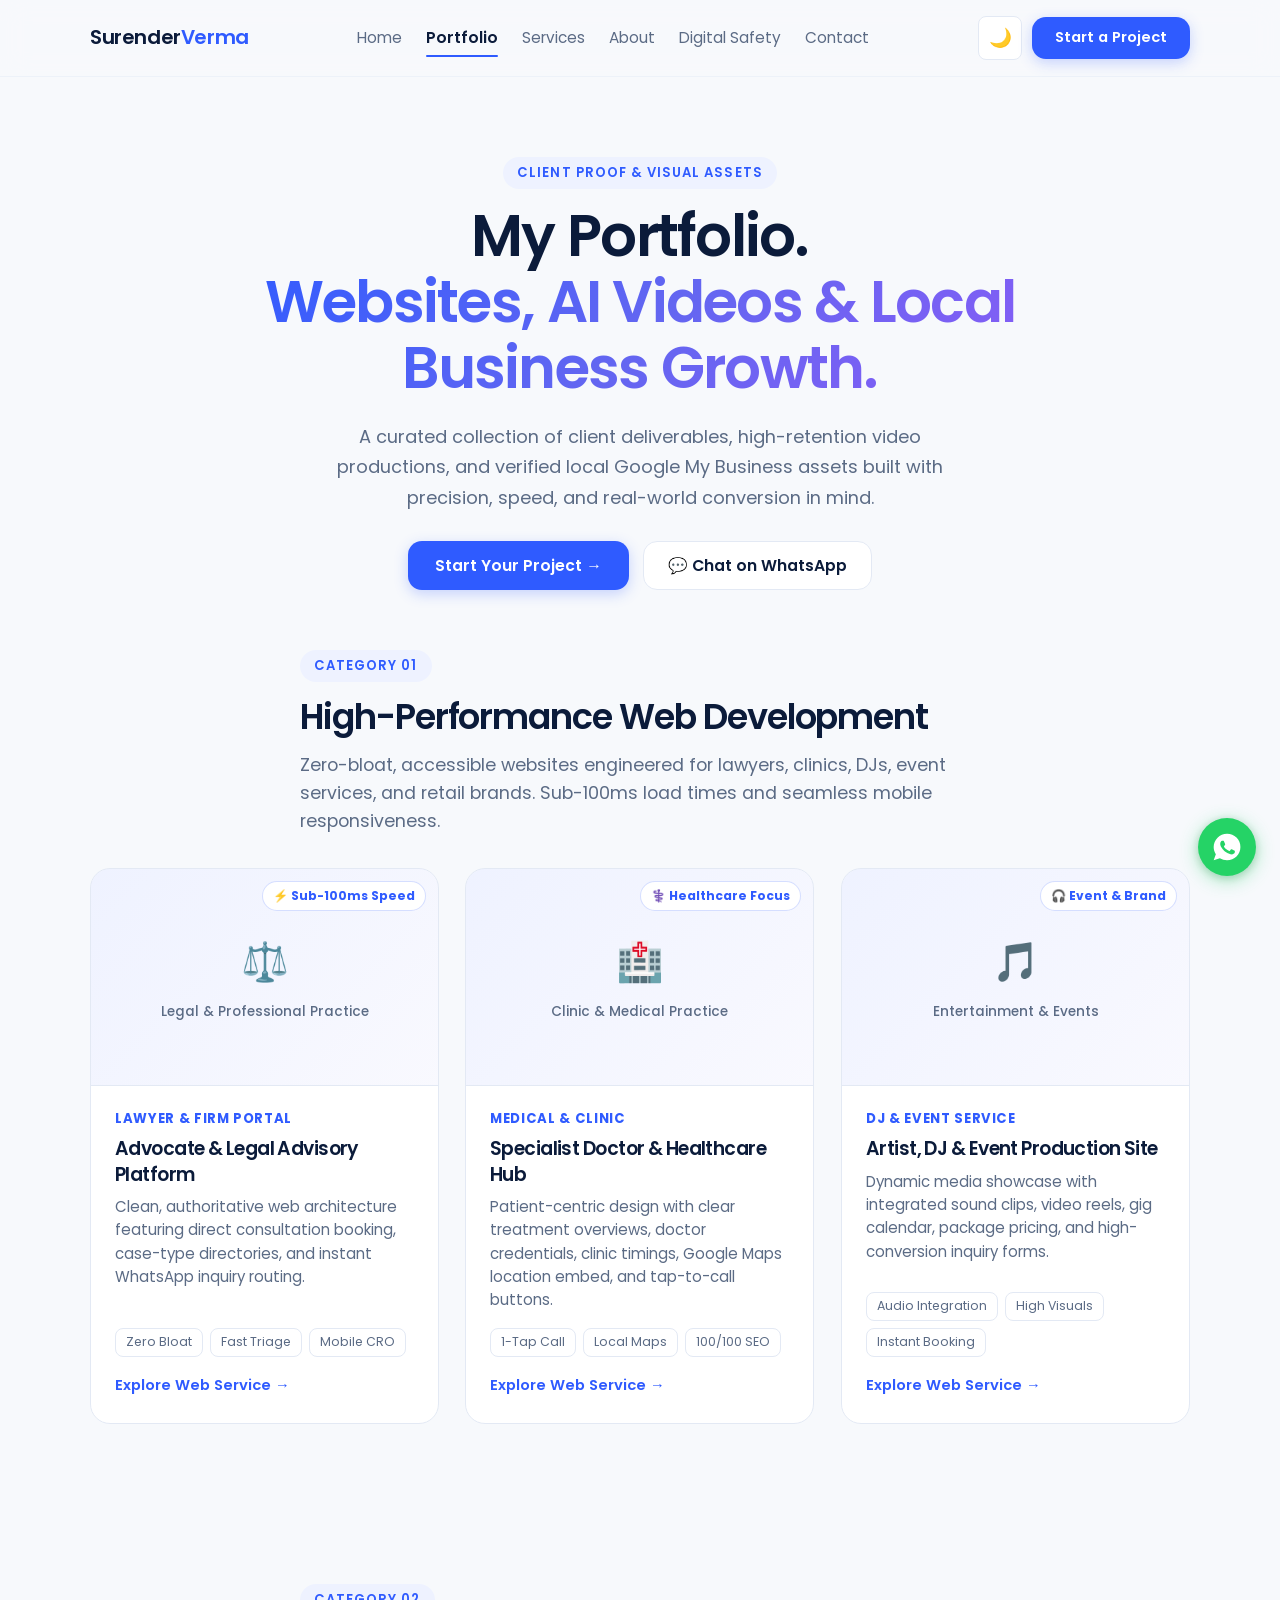
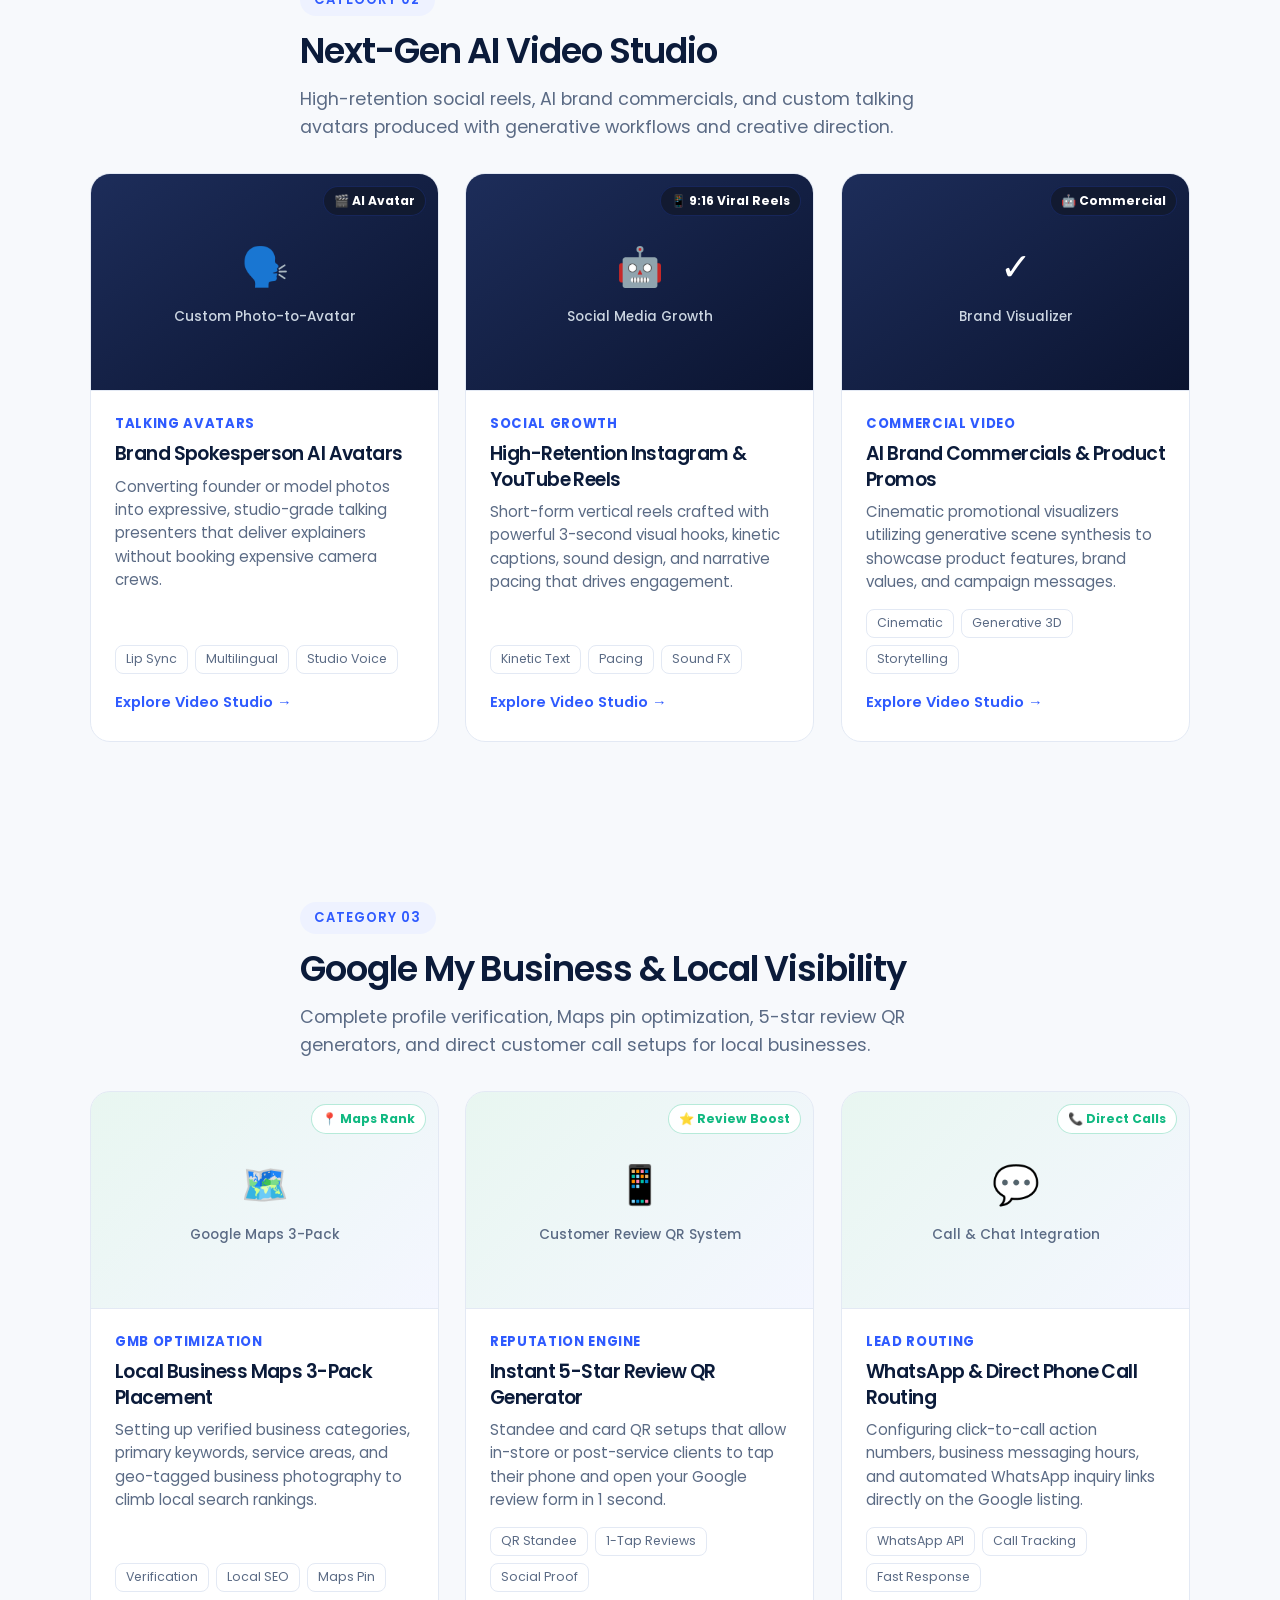
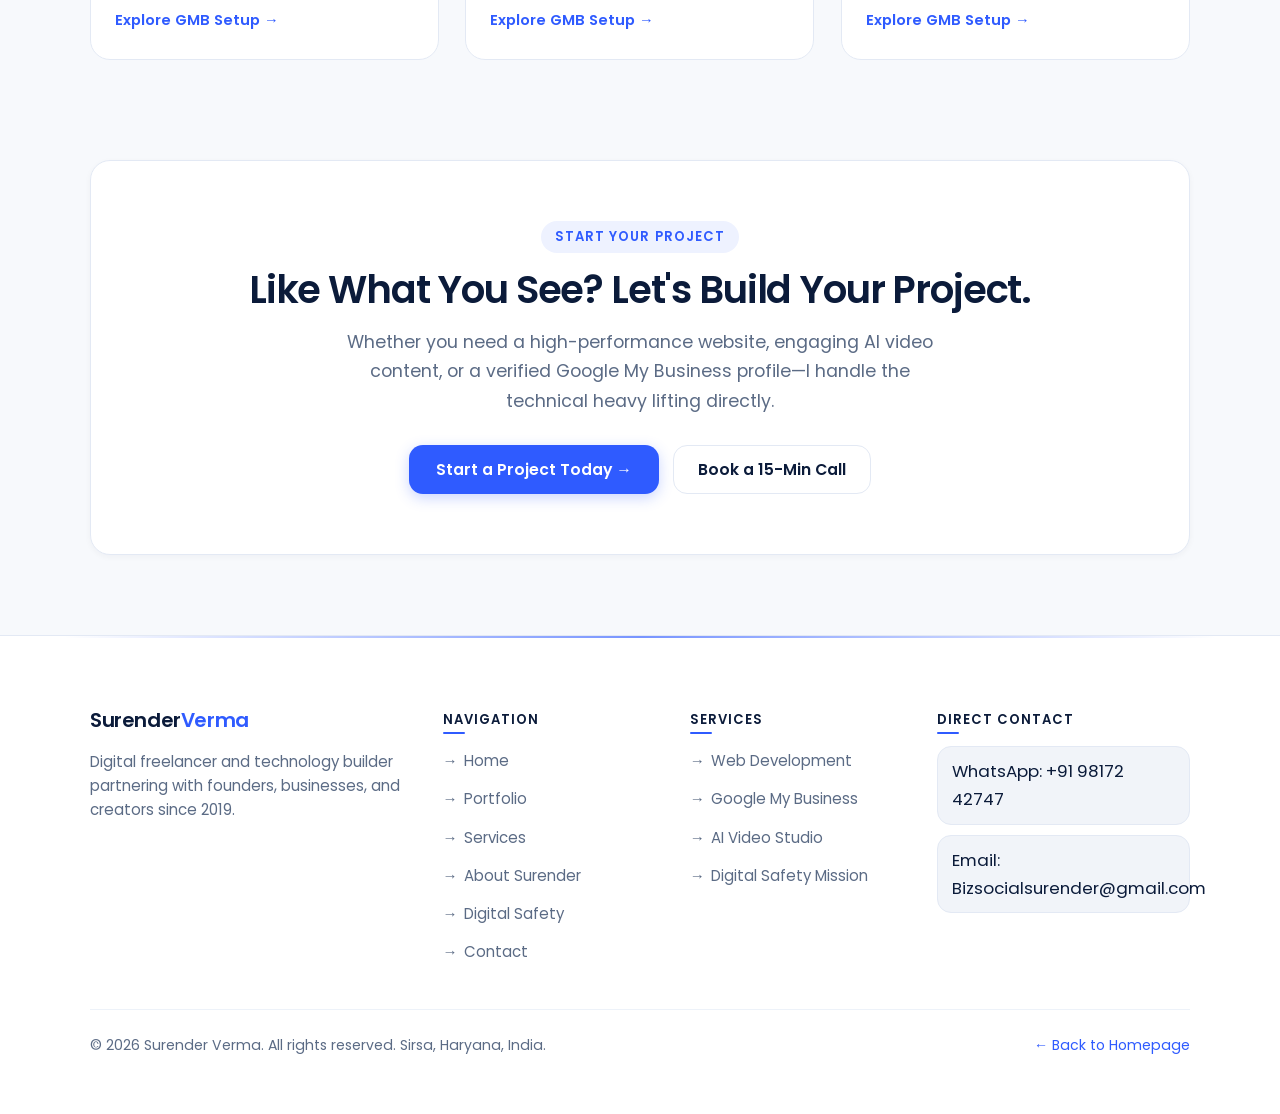
<file: portfolio.html>
<!DOCTYPE html>
<html lang="en">
<head>
  <meta charset="UTF-8">
  <meta name="viewport" content="width=device-width, initial-scale=1.0, minimum-scale=1.0, maximum-scale=5.0, viewport-fit=cover">
  <title>Portfolio &amp; Selected Projects | Surender Verma &mdash; Web, AI Video &amp; GMB</title>
  <meta name="description" content="Explore the portfolio of Surender Verma: high-performance websites, next-gen AI video productions, and verified Google My Business setups for professionals and businesses.">
  <meta name="author" content="Surender Verma">
  <meta name="theme-color" content="#2F5BFF">
  <link rel="canonical" href="https://surenderverma.cv/portfolio.html">

  <!-- Open Graph -->
  <meta property="og:site_name" content="Surender Verma">
  <meta property="og:title" content="Portfolio &amp; Selected Projects | Surender Verma">
  <meta property="og:description" content="Explore high-performance websites, next-gen AI video productions, and verified Google My Business setups by Surender Verma.">
  <meta property="og:type" content="website">
  <meta property="og:url" content="https://surenderverma.cv/portfolio.html">
  <meta property="og:image" content="https://surenderverma.cv/images/og-image.png">

  <!-- Google Fonts: Poppins -->
  <link rel="preconnect" href="https://fonts.googleapis.com">
  <link rel="preconnect" href="https://fonts.gstatic.com" crossorigin>
  <link href="https://fonts.googleapis.com/css2?family=Poppins:wght@400;600&display=swap" rel="stylesheet">

  <!-- Favicon -->
  <link rel="icon" href="data:image/svg+xml,%3Csvg xmlns='http://www.w3.org/2000/svg' viewBox='0 0 100 100'%3E%3Crect width='100' height='100' rx='20' fill='%232F5BFF'/%3E%3Ctext x='50' y='67' font-size='50' font-family='Poppins, sans-serif' font-weight='600' text-anchor='middle' fill='%23ffffff'%3ESV%3C/text%3E%3C/svg%3E">
  <link rel="apple-touch-icon" href="images/apple-touch-icon.png">

  <!-- Theme Script -->
  <script>
    (function () {
      const savedTheme = localStorage.getItem('sv-theme');
      const prefersDark = window.matchMedia && window.matchMedia('(prefers-color-scheme: dark)').matches;
      const theme = savedTheme || (prefersDark ? 'dark' : 'light');
      document.documentElement.setAttribute('data-theme', theme);
    })();
  </script>

  <link rel="stylesheet" href="style.css">
</head>
<body>
  <a href="#main-content" class="skip-link">Skip to main content</a>

  <!-- Header -->
  <header class="site-header">
    <div class="container header-inner">
      <a href="index.html" class="site-logo" aria-label="Surender Verma Homepage" data-site="brand">
        Surender <span>Verma</span>
      </a>

      <nav class="nav-menu" aria-label="Main Navigation">
        <a href="index.html" class="nav-link">Home</a>
        <a href="portfolio.html" class="nav-link active" aria-current="page">Portfolio</a>
        <a href="index.html#services" class="nav-link">Services</a>
        <a href="index.html#about" class="nav-link">About</a>
        <a href="digital-safety.html" class="nav-link">Digital Safety</a>
        <a href="index.html#contact" class="nav-link">Contact</a>
      </nav>

      <div class="header-actions">
        <button id="themeToggle" class="theme-toggle" type="button" aria-label="Toggle dark mode" title="Switch theme">&#127769;</button>
        <a href="index.html#contact" class="btn-primary">Start a Project</a>
        <button id="mobileNavToggle" class="mobile-toggle" type="button" aria-label="Toggle navigation menu" aria-expanded="false">
          <span class="hamburger-box" aria-hidden="true">
            <span class="hamburger-line line-1"></span>
            <span class="hamburger-line line-2"></span>
            <span class="hamburger-line line-3"></span>
          </span>
        </button>
      </div>
    </div>
  </header>

  <!-- Mobile Backdrop & Drawer -->
  <div id="mobileNavBackdrop" class="mobile-nav-backdrop" aria-hidden="true"></div>

  <div id="mobileNavDrawer" class="mobile-nav-drawer" aria-label="Mobile Navigation" aria-hidden="true">
    <div class="drawer-header">
      <div class="drawer-profile">
        <div class="drawer-avatar-wrap">
          <img src="images/surender.jpg" alt="Surender Verma" class="drawer-avatar" width="44" height="44" loading="lazy">
          <span class="drawer-status-dot" title="Available for Projects"></span>
        </div>
        <div class="drawer-profile-info">
          <span class="drawer-profile-name">Surender Verma</span>
          <span class="drawer-profile-role">Digital Builder &amp; Technologist</span>
        </div>
      </div>
      <button id="mobileNavClose" class="drawer-close-btn" type="button" aria-label="Close menu">
        <svg width="20" height="20" viewBox="0 0 24 24" fill="none" stroke="currentColor" stroke-width="2.2" stroke-linecap="round" stroke-linejoin="round">
          <line x1="18" y1="6" x2="6" y2="18"></line>
          <line x1="6" y1="6" x2="18" y2="18"></line>
        </svg>
      </button>
    </div>

    <div class="drawer-body">
      <div class="drawer-nav-label">Navigation</div>
      <nav class="drawer-nav">
        <a href="index.html" class="drawer-link">
          <span class="drawer-link-icon">
            <svg width="18" height="18" viewBox="0 0 24 24" fill="none" stroke="currentColor" stroke-width="2" stroke-linecap="round" stroke-linejoin="round"><path d="m3 9 9-7 9 7v11a2 2 0 0 1-2 2H5a2 2 0 0 1-2-2z"></path><polyline points="9 22 9 12 15 12 15 22"></polyline></svg>
          </span>
          <span class="drawer-link-text">Home</span>
          <span class="drawer-link-arrow">&rsaquo;</span>
        </a>
        <a href="portfolio.html" class="drawer-link active">
          <span class="drawer-link-icon">
            <svg width="18" height="18" viewBox="0 0 24 24" fill="none" stroke="currentColor" stroke-width="2" stroke-linecap="round" stroke-linejoin="round"><polygon points="12 2 2 7 12 12 22 7 12 2"></polygon><polyline points="2 17 12 22 22 17"></polyline><polyline points="2 12 12 17 22 12"></polyline></svg>
          </span>
          <span class="drawer-link-text">Portfolio</span>
          <span class="drawer-link-arrow">&rsaquo;</span>
        </a>
        <a href="index.html#services" class="drawer-link">
          <span class="drawer-link-icon">
            <svg width="18" height="18" viewBox="0 0 24 24" fill="none" stroke="currentColor" stroke-width="2" stroke-linecap="round" stroke-linejoin="round"><rect width="20" height="14" x="2" y="7" rx="2" ry="2"></rect><path d="M16 21V5a2 2 0 0 0-2-2h-4a2 2 0 0 0-2 2v16"></path></svg>
          </span>
          <span class="drawer-link-text">Services</span>
          <span class="drawer-link-arrow">&rsaquo;</span>
        </a>
        <a href="index.html#about" class="drawer-link">
          <span class="drawer-link-icon">
            <svg width="18" height="18" viewBox="0 0 24 24" fill="none" stroke="currentColor" stroke-width="2" stroke-linecap="round" stroke-linejoin="round"><path d="M20 21v-2a4 4 0 0 0-4-4H8a4 4 0 0 0-4 4v2"></path><circle cx="12" cy="7" r="4"></circle></svg>
          </span>
          <span class="drawer-link-text">About</span>
          <span class="drawer-link-arrow">&rsaquo;</span>
        </a>
        <a href="digital-safety.html" class="drawer-link">
          <span class="drawer-link-icon">
            <svg width="18" height="18" viewBox="0 0 24 24" fill="none" stroke="currentColor" stroke-width="2" stroke-linecap="round" stroke-linejoin="round"><path d="M12 22s8-4 8-10V5l-8-3-8 3v7c0 6 8 10 8 10z"></path></svg>
          </span>
          <span class="drawer-link-text">Digital Safety</span>
          <span class="drawer-link-arrow">&rsaquo;</span>
        </a>
        <a href="index.html#contact" class="drawer-link">
          <span class="drawer-link-icon">
            <svg width="18" height="18" viewBox="0 0 24 24" fill="none" stroke="currentColor" stroke-width="2" stroke-linecap="round" stroke-linejoin="round"><rect width="20" height="16" x="2" y="4" rx="2"></rect><path d="m22 7-8.97 5.7a1.94 1.94 0 0 1-2.06 0L2 7"></path></svg>
          </span>
          <span class="drawer-link-text">Contact</span>
          <span class="drawer-link-arrow">&rsaquo;</span>
        </a>
      </nav>

      <div class="drawer-cta-section">
        <a href="https://calendly.com/bizsocialsurender/30min" target="_blank" rel="noopener noreferrer" class="btn-primary drawer-action-btn" data-cta-link>
          Book a 15-Min Call
        </a>
        <a href="https://wa.me/919817242747" target="_blank" rel="noopener noreferrer" class="drawer-whatsapp-btn">
          Chat on WhatsApp
        </a>
      </div>
    </div>
  </div>

  <main id="main-content">
    <!-- Hero Header -->
    <section class="section hero-section" style="padding-bottom: 40px;">
      <div class="container">
        <div class="section-head fade-up" style="max-width: 860px; margin: 0 auto; text-align: center;">
          <span class="section-tag">Client Proof &amp; Visual Assets</span>
          <h1 style="font-size: clamp(2.3rem, 5vw, 3.6rem); line-height: 1.15; margin-bottom: 20px;">
            My Portfolio.<br>
            <span class="hero-gradient-text">Websites, AI Videos &amp; Local Business Growth.</span>
          </h1>
          <p class="hero-desc" style="font-size: 1.12rem; line-height: 1.7; color: var(--text-muted); margin: 0 auto 28px; max-width: 660px;">
            A curated collection of client deliverables, high-retention video productions, and verified local Google My Business assets built with precision, speed, and real-world conversion in mind.
          </p>
          <div class="btn-group" style="justify-content: center;">
            <a href="index.html#contact" class="btn-primary">Start Your Project &rarr;</a>
            <a href="https://wa.me/919817242747" target="_blank" rel="noopener noreferrer" class="btn-secondary">&#128172; Chat on WhatsApp</a>
          </div>
        </div>
      </div>
    </section>

    <!-- Category 1: High-Performance Web Development -->
    <section class="section" style="padding-top: 20px;">
      <div class="container">
        <div class="section-head fade-up" style="text-align: left; margin-bottom: 32px;">
          <span class="section-tag">Category 01</span>
          <h2 class="section-title">High-Performance Web Development</h2>
          <p class="section-subtitle" style="margin: 0;">
            Zero-bloat, accessible websites engineered for lawyers, clinics, DJs, event services, and retail brands. Sub-100ms load times and seamless mobile responsiveness.
          </p>
        </div>

        <div class="work-grid">
          <!-- Web Item 1 -->
          <div class="work-card fade-up delay-1">
            <div class="work-thumb">
              <span class="work-thumb-badge">&#9889; Sub-100ms Speed</span>
              <div class="work-thumb-icon">&#9878;&#65039;</div>
              <span style="font-size: 0.85rem; color: var(--text-muted); font-weight: 500;">Legal &amp; Professional Practice</span>
            </div>
            <div class="work-body">
              <span class="work-tag">Lawyer &amp; Firm Portal</span>
              <h3>Advocate &amp; Legal Advisory Platform</h3>
              <p>Clean, authoritative web architecture featuring direct consultation booking, case-type directories, and instant WhatsApp inquiry routing.</p>
              <div class="project-tags" style="margin-bottom: 16px;">
                <span class="project-tag">Zero Bloat</span>
                <span class="project-tag">Fast Triage</span>
                <span class="project-tag">Mobile CRO</span>
              </div>
              <a href="web-development.html" class="work-link">Explore Web Service &rarr;</a>
            </div>
          </div>

          <!-- Web Item 2 -->
          <div class="work-card fade-up delay-2">
            <div class="work-thumb">
              <span class="work-thumb-badge">&#9877;&#65039; Healthcare Focus</span>
              <div class="work-thumb-icon">&#127973;</div>
              <span style="font-size: 0.85rem; color: var(--text-muted); font-weight: 500;">Clinic &amp; Medical Practice</span>
            </div>
            <div class="work-body">
              <span class="work-tag">Medical &amp; Clinic</span>
              <h3>Specialist Doctor &amp; Healthcare Hub</h3>
              <p>Patient-centric design with clear treatment overviews, doctor credentials, clinic timings, Google Maps location embed, and tap-to-call buttons.</p>
              <div class="project-tags" style="margin-bottom: 16px;">
                <span class="project-tag">1-Tap Call</span>
                <span class="project-tag">Local Maps</span>
                <span class="project-tag">100/100 SEO</span>
              </div>
              <a href="web-development.html" class="work-link">Explore Web Service &rarr;</a>
            </div>
          </div>

          <!-- Web Item 3 -->
          <div class="work-card fade-up delay-3">
            <div class="work-thumb">
              <span class="work-thumb-badge">&#127911; Event &amp; Brand</span>
              <div class="work-thumb-icon">&#127925;</div>
              <span style="font-size: 0.85rem; color: var(--text-muted); font-weight: 500;">Entertainment &amp; Events</span>
            </div>
            <div class="work-body">
              <span class="work-tag">DJ &amp; Event Service</span>
              <h3>Artist, DJ &amp; Event Production Site</h3>
              <p>Dynamic media showcase with integrated sound clips, video reels, gig calendar, package pricing, and high-conversion inquiry forms.</p>
              <div class="project-tags" style="margin-bottom: 16px;">
                <span class="project-tag">Audio Integration</span>
                <span class="project-tag">High Visuals</span>
                <span class="project-tag">Instant Booking</span>
              </div>
              <a href="web-development.html" class="work-link">Explore Web Service &rarr;</a>
            </div>
          </div>
        </div>
      </div>
    </section>

    <!-- Category 2: Next-Gen AI Video Studio -->
    <section class="section">
      <div class="container">
        <div class="section-head fade-up" style="text-align: left; margin-bottom: 32px;">
          <span class="section-tag">Category 02</span>
          <h2 class="section-title">Next-Gen AI Video Studio</h2>
          <p class="section-subtitle" style="margin: 0;">
            High-retention social reels, AI brand commercials, and custom talking avatars produced with generative workflows and creative direction.
          </p>
        </div>

        <div class="work-grid">
          <!-- Video Item 1 -->
          <div class="work-card fade-up delay-1">
            <div class="work-thumb thumb-video">
              <span class="work-thumb-badge" style="background: rgba(18, 26, 47, 0.9); color: #fff;">&#127916; AI Avatar</span>
              <div class="work-thumb-icon">&#128483;&#65039;</div>
              <span style="font-size: 0.85rem; color: #cbd5e1; font-weight: 500;">Custom Photo-to-Avatar</span>
            </div>
            <div class="work-body">
              <span class="work-tag">Talking Avatars</span>
              <h3>Brand Spokesperson AI Avatars</h3>
              <p>Converting founder or model photos into expressive, studio-grade talking presenters that deliver explainers without booking expensive camera crews.</p>
              <div class="project-tags" style="margin-bottom: 16px;">
                <span class="project-tag">Lip Sync</span>
                <span class="project-tag">Multilingual</span>
                <span class="project-tag">Studio Voice</span>
              </div>
              <a href="ai-video-production.html" class="work-link">Explore Video Studio &rarr;</a>
            </div>
          </div>

          <!-- Video Item 2 -->
          <div class="work-card fade-up delay-2">
            <div class="work-thumb thumb-video">
              <span class="work-thumb-badge" style="background: rgba(18, 26, 47, 0.9); color: #fff;">&#128241; 9:16 Viral Reels</span>
              <div class="work-thumb-icon">&#129302;</div>
              <span style="font-size: 0.85rem; color: #cbd5e1; font-weight: 500;">Social Media Growth</span>
            </div>
            <div class="work-body">
              <span class="work-tag">Social Growth</span>
              <h3>High-Retention Instagram &amp; YouTube Reels</h3>
              <p>Short-form vertical reels crafted with powerful 3-second visual hooks, kinetic captions, sound design, and narrative pacing that drives engagement.</p>
              <div class="project-tags" style="margin-bottom: 16px;">
                <span class="project-tag">Kinetic Text</span>
                <span class="project-tag">Pacing</span>
                <span class="project-tag">Sound FX</span>
              </div>
              <a href="ai-video-production.html" class="work-link">Explore Video Studio &rarr;</a>
            </div>
          </div>

          <!-- Video Item 3 -->
          <div class="work-card fade-up delay-3">
            <div class="work-thumb thumb-video">
              <span class="work-thumb-badge" style="background: rgba(18, 26, 47, 0.9); color: #fff;">&#129302; Commercial</span>
              <div class="work-thumb-icon">&#10003;</div>
              <span style="font-size: 0.85rem; color: #cbd5e1; font-weight: 500;">Brand Visualizer</span>
            </div>
            <div class="work-body">
              <span class="work-tag">Commercial Video</span>
              <h3>AI Brand Commercials &amp; Product Promos</h3>
              <p>Cinematic promotional visualizers utilizing generative scene synthesis to showcase product features, brand values, and campaign messages.</p>
              <div class="project-tags" style="margin-bottom: 16px;">
                <span class="project-tag">Cinematic</span>
                <span class="project-tag">Generative 3D</span>
                <span class="project-tag">Storytelling</span>
              </div>
              <a href="ai-video-production.html" class="work-link">Explore Video Studio &rarr;</a>
            </div>
          </div>
        </div>
      </div>
    </section>

    <!-- Category 3: Google My Business & Local SEO -->
    <section class="section">
      <div class="container">
        <div class="section-head fade-up" style="text-align: left; margin-bottom: 32px;">
          <span class="section-tag">Category 03</span>
          <h2 class="section-title">Google My Business &amp; Local Visibility</h2>
          <p class="section-subtitle" style="margin: 0;">
            Complete profile verification, Maps pin optimization, 5-star review QR generators, and direct customer call setups for local businesses.
          </p>
        </div>

        <div class="work-grid">
          <!-- GMB Item 1 -->
          <div class="work-card fade-up delay-1">
            <div class="work-thumb" style="background: linear-gradient(135deg, rgba(31, 169, 113, 0.1), rgba(47, 91, 255, 0.05));">
              <span class="work-thumb-badge" style="color: #10B981; border-color: rgba(16, 185, 129, 0.3);">&#128205; Maps Rank</span>
              <div class="work-thumb-icon">&#128506;&#65039;</div>
              <span style="font-size: 0.85rem; color: var(--text-muted); font-weight: 500;">Google Maps 3-Pack</span>
            </div>
            <div class="work-body">
              <span class="work-tag">GMB Optimization</span>
              <h3>Local Business Maps 3-Pack Placement</h3>
              <p>Setting up verified business categories, primary keywords, service areas, and geo-tagged business photography to climb local search rankings.</p>
              <div class="project-tags" style="margin-bottom: 16px;">
                <span class="project-tag">Verification</span>
                <span class="project-tag">Local SEO</span>
                <span class="project-tag">Maps Pin</span>
              </div>
              <a href="gmb-setup.html" class="work-link">Explore GMB Setup &rarr;</a>
            </div>
          </div>

          <!-- GMB Item 2 -->
          <div class="work-card fade-up delay-2">
            <div class="work-thumb" style="background: linear-gradient(135deg, rgba(31, 169, 113, 0.1), rgba(47, 91, 255, 0.05));">
              <span class="work-thumb-badge" style="color: #10B981; border-color: rgba(16, 185, 129, 0.3);">&#11088; Review Boost</span>
              <div class="work-thumb-icon">&#128241;</div>
              <span style="font-size: 0.85rem; color: var(--text-muted); font-weight: 500;">Customer Review QR System</span>
            </div>
            <div class="work-body">
              <span class="work-tag">Reputation Engine</span>
              <h3>Instant 5-Star Review QR Generator</h3>
              <p>Standee and card QR setups that allow in-store or post-service clients to tap their phone and open your Google review form in 1 second.</p>
              <div class="project-tags" style="margin-bottom: 16px;">
                <span class="project-tag">QR Standee</span>
                <span class="project-tag">1-Tap Reviews</span>
                <span class="project-tag">Social Proof</span>
              </div>
              <a href="gmb-setup.html" class="work-link">Explore GMB Setup &rarr;</a>
            </div>
          </div>

          <!-- GMB Item 3 -->
          <div class="work-card fade-up delay-3">
            <div class="work-thumb" style="background: linear-gradient(135deg, rgba(31, 169, 113, 0.1), rgba(47, 91, 255, 0.05));">
              <span class="work-thumb-badge" style="color: #10B981; border-color: rgba(16, 185, 129, 0.3);">&#128222; Direct Calls</span>
              <div class="work-thumb-icon">&#128172;</div>
              <span style="font-size: 0.85rem; color: var(--text-muted); font-weight: 500;">Call &amp; Chat Integration</span>
            </div>
            <div class="work-body">
              <span class="work-tag">Lead Routing</span>
              <h3>WhatsApp &amp; Direct Phone Call Routing</h3>
              <p>Configuring click-to-call action numbers, business messaging hours, and automated WhatsApp inquiry links directly on the Google listing.</p>
              <div class="project-tags" style="margin-bottom: 16px;">
                <span class="project-tag">WhatsApp API</span>
                <span class="project-tag">Call Tracking</span>
                <span class="project-tag">Fast Response</span>
              </div>
              <a href="gmb-setup.html" class="work-link">Explore GMB Setup &rarr;</a>
            </div>
          </div>
        </div>
      </div>
    </section>

    <!-- Bottom CTA Box -->
    <section class="section" style="padding-top: 20px;">
      <div class="container">
        <div class="cta-box fade-up">
          <span class="section-tag">Start Your Project</span>
          <h2>Like What You See? Let's Build Your Project.</h2>
          <p style="max-width: 620px; margin: 0 auto 28px;">
            Whether you need a high-performance website, engaging AI video content, or a verified Google My Business profile&mdash;I handle the technical heavy lifting directly.
          </p>
          <div class="btn-group" style="justify-content: center;">
            <a href="index.html#contact" class="btn-primary">Start a Project Today &rarr;</a>
            <a href="https://calendly.com/bizsocialsurender/30min" target="_blank" rel="noopener noreferrer" class="btn-secondary">Book a 15-Min Call</a>
          </div>
        </div>
      </div>
    </section>
  </main>

  <!-- Footer -->
  <footer class="site-footer">
    <div class="container">
      <div class="footer-grid">
        <div class="footer-col-brand">
          <a href="index.html" class="site-logo" data-site="brand">Surender <span>Verma</span></a>
          <p>Digital freelancer and technology builder partnering with founders, businesses, and creators since 2019.</p>
        </div>
        <div class="footer-col">
          <h4>Navigation</h4>
          <ul class="footer-links">
            <li><a href="index.html"><span>&rarr;</span> Home</a></li>
            <li><a href="portfolio.html"><span>&rarr;</span> Portfolio</a></li>
            <li><a href="index.html#services"><span>&rarr;</span> Services</a></li>
            <li><a href="index.html#about"><span>&rarr;</span> About Surender</a></li>
            <li><a href="digital-safety.html"><span>&rarr;</span> Digital Safety</a></li>
            <li><a href="index.html#contact"><span>&rarr;</span> Contact</a></li>
          </ul>
        </div>
        <div class="footer-col">
          <h4>Services</h4>
          <ul class="footer-links">
            <li><a href="web-development.html"><span>&rarr;</span> Web Development</a></li>
            <li><a href="gmb-setup.html"><span>&rarr;</span> Google My Business</a></li>
            <li><a href="ai-video-production.html"><span>&rarr;</span> AI Video Studio</a></li>
            <li><a href="digital-safety.html"><span>&rarr;</span> Digital Safety Mission</a></li>
          </ul>
        </div>
        <div class="footer-col">
          <h4>Direct Contact</h4>
          <div class="footer-contact-list">
            <a data-wa href="https://wa.me/919817242747" target="_blank" rel="noopener noreferrer" class="footer-contact-item">WhatsApp: +91 98172 42747</a>
            <a href="mailto:Bizsocialsurender@gmail.com" class="footer-contact-item">Email: Bizsocialsurender@gmail.com</a>
          </div>
        </div>
      </div>
      <div class="footer-bottom">
        <p>&copy; 2026 Surender Verma. All rights reserved. Sirsa, Haryana, India.</p>
        <p><a href="index.html">&larr; Back to Homepage</a></p>
      </div>
    </div>
  </footer>

  <script src="config.js"></script>
  <script src="app.js"></script>
  <!-- Floating WhatsApp Action Button -->
  <a class="float-wa" data-wa href="https://wa.me/919817242747" target="_blank" rel="noopener noreferrer" aria-label="Chat directly with Surender on WhatsApp">
    <svg width="32" height="32" viewBox="0 0 24 24" fill="currentColor" aria-hidden="true">
      <path d="M12.031 2C6.495 2 2 6.495 2 12.031c0 1.99.584 3.864 1.625 5.466L2 22l4.63-1.602a9.98 9.98 0 005.401 1.57h.004c5.536 0 10.031-4.495 10.031-10.031 0-2.679-1.043-5.198-2.937-7.092A9.957 9.957 0 0012.031 2zm5.845 14.195c-.244.686-1.42 1.258-1.954 1.34-.492.074-1.127.106-3.266-.782-2.735-1.134-4.502-3.921-4.638-4.103-.136-.182-1.109-1.474-1.109-2.81 0-1.336.7-1.995.948-2.259.248-.264.542-.33.722-.33.18 0 .361.002.518.01.168.008.394-.064.616.47.228.547.778 1.898.846 2.035.068.137.113.298.023.477-.09.18-.135.292-.27.45-.136.158-.286.353-.408.474-.136.136-.277.284-.12.553.158.27.7 1.154 1.503 1.87 1.033.92 1.905 1.206 2.176 1.341.27.136.43.113.59-.068.158-.182.677-.79.858-1.062.18-.27.362-.226.61-.136.248.09 1.573.742 1.844.877.27.136.452.203.519.316.068.113.068.654-.176 1.34z"/>
    </svg>
  </a>
</body>
</html>
</file>
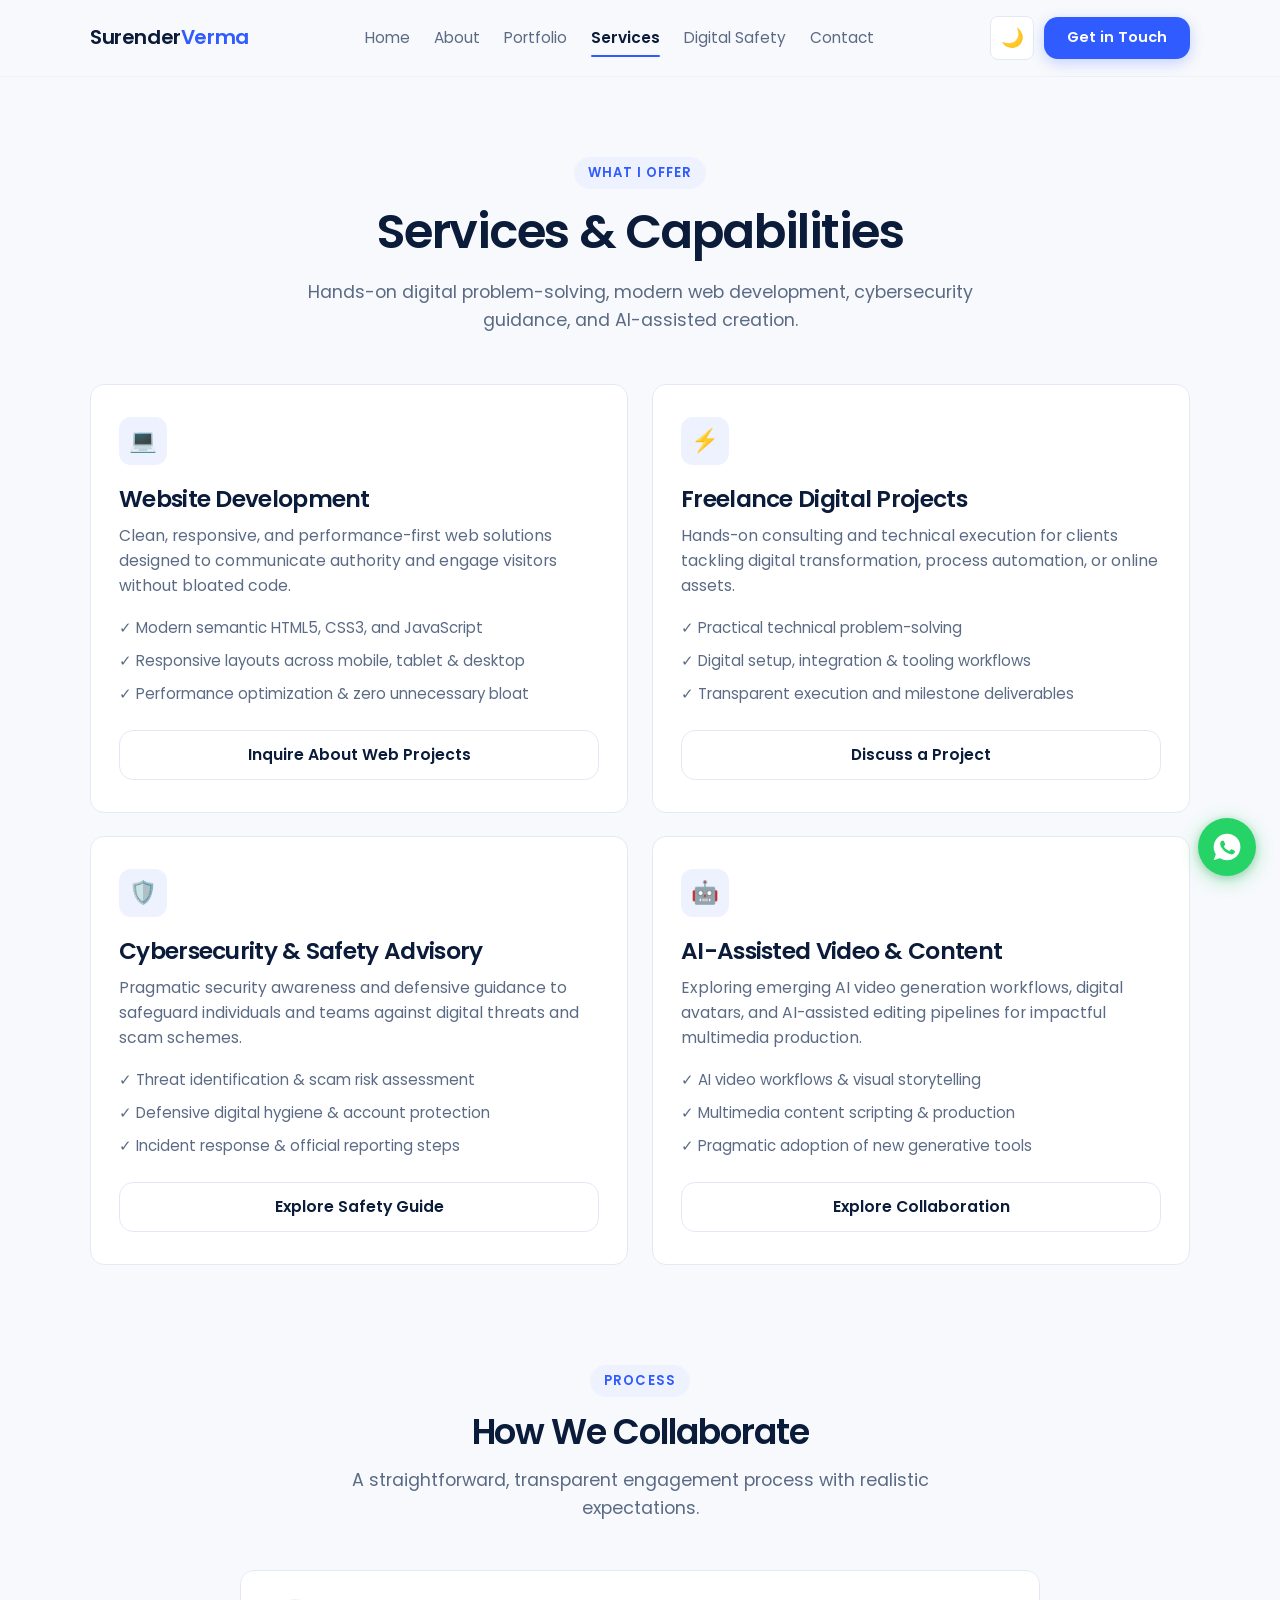
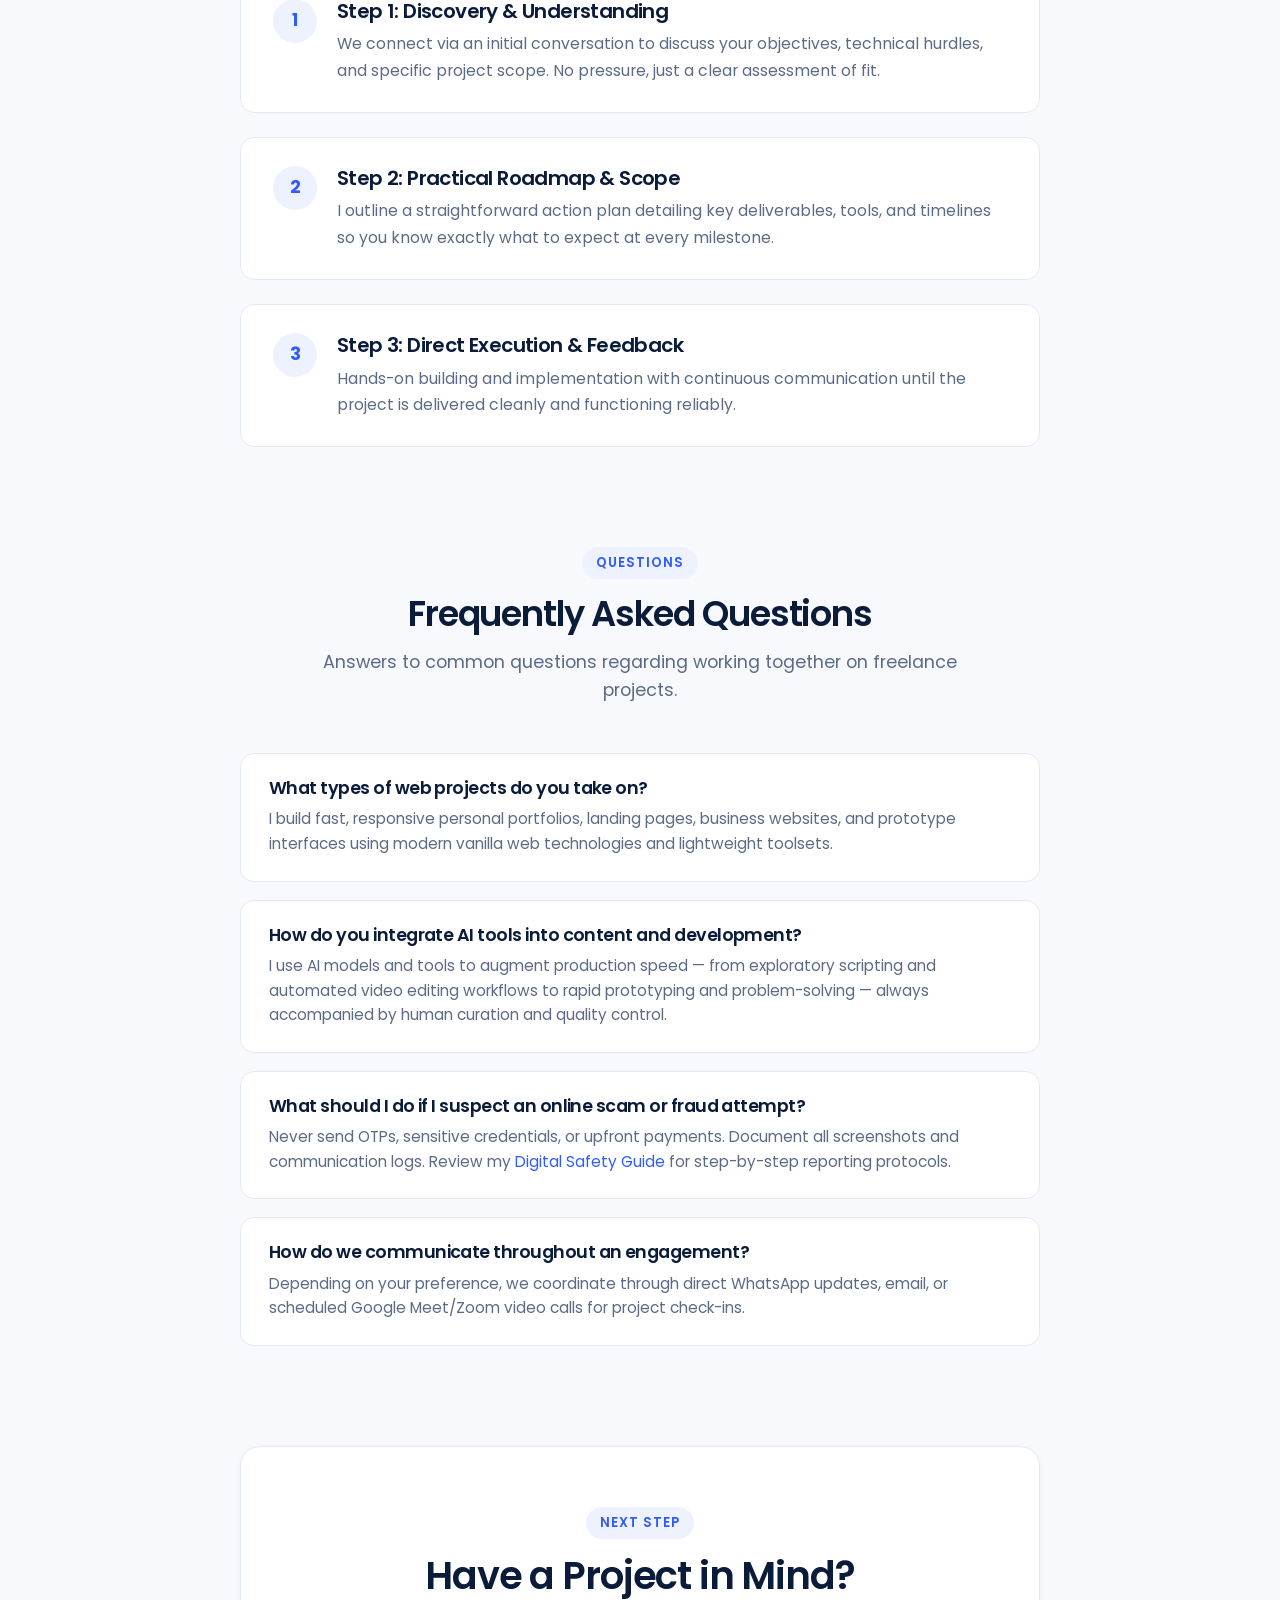
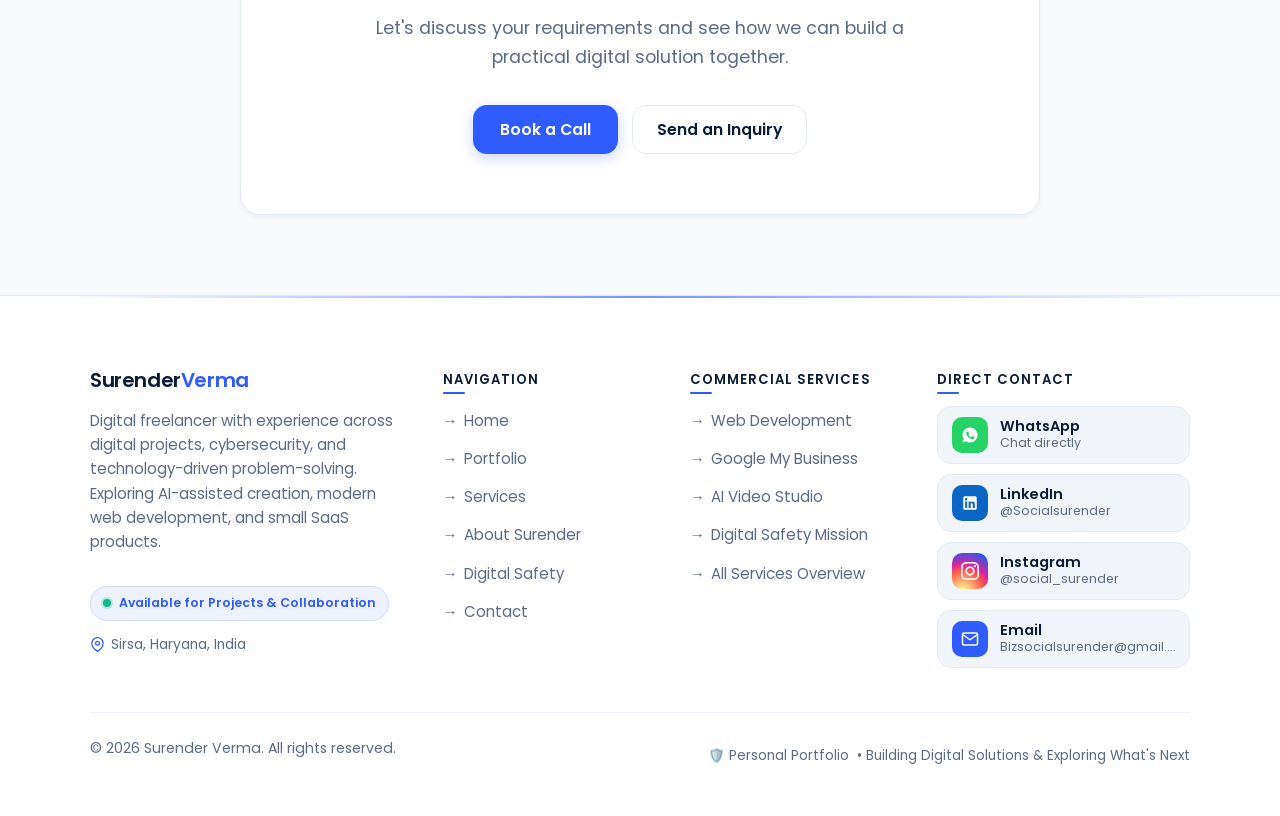
<file: services.html>
<!DOCTYPE html>
<html lang="en">
<head>
  <meta charset="UTF-8">
  <meta name="viewport" content="width=device-width, initial-scale=1.0, minimum-scale=1.0, maximum-scale=5.0, viewport-fit=cover">
  <title>Services &amp; Capabilities | Surender Verma &mdash; Freelance Digital Solutions</title>
  <meta name="description" content="Explore freelance digital services with Surender Verma: modern website development, digital project consulting, cybersecurity advisory, and AI-assisted content production.">
  <meta name="author" content="Surender Verma">
  <meta name="theme-color" content="#2F5BFF">
  <link rel="canonical" href="https://surenderverma.cv/services.html">

  <!-- Open Graph / Meta -->
  <meta property="og:site_name" content="Surender Verma">
  <meta property="og:title" content="Services &amp; Capabilities | Surender Verma &mdash; Freelance Digital Solutions">
  <meta property="og:description" content="Modern website development, freelance digital project consulting, cybersecurity advisory, and AI-assisted content production.">
  <meta property="og:type" content="website">
  <meta property="og:url" content="https://surenderverma.cv/services.html">
  <meta property="og:image" content="https://surenderverma.cv/images/og-image.png">
  <meta property="og:image:width" content="1200">
  <meta property="og:image:height" content="630">
  <meta property="og:image:alt" content="Services & Capabilities - Surender Verma">

  <!-- Twitter Cards -->
  <meta name="twitter:card" content="summary_large_image">
  <meta name="twitter:title" content="Services &amp; Capabilities | Surender Verma &mdash; Freelance Digital Solutions">
  <meta name="twitter:description" content="Modern website development, freelance digital project consulting, cybersecurity advisory, and AI-assisted content production.">
  <meta name="twitter:image" content="https://surenderverma.cv/images/og-image.png">

  <!-- Google Font: Poppins (Strictly 2 weights: 400 & 600) -->
  <link rel="preconnect" href="https://fonts.googleapis.com">
  <link rel="preconnect" href="https://fonts.gstatic.com" crossorigin>
  <link href="https://fonts.googleapis.com/css2?family=Poppins:wght@400;600&display=swap" rel="stylesheet">

  <!-- Favicon & Touch Icon -->
  <link rel="icon" href="data:image/svg+xml,%3Csvg xmlns='http://www.w3.org/2000/svg' viewBox='0 0 100 100'%3E%3Crect width='100' height='100' rx='20' fill='%232F5BFF'/%3E%3Ctext x='50' y='67' font-size='50' font-family='Poppins, sans-serif' font-weight='600' text-anchor='middle' fill='%23ffffff'%3ESV%3C/text%3E%3C/svg%3E">
  <link rel="apple-touch-icon" href="images/apple-touch-icon.png">

  <!-- Theme Init Script (Zero Flash) -->
  <script>
    (function () {
      const savedTheme = localStorage.getItem('sv-theme');
      const prefersDark = window.matchMedia && window.matchMedia('(prefers-color-scheme: dark)').matches;
      const theme = savedTheme || (prefersDark ? 'dark' : 'light');
      document.documentElement.setAttribute('data-theme', theme);
    })();
  </script>

  <!-- Stylesheet -->
  <link rel="stylesheet" href="style.css">

  <!-- Structured Data: Service / Person Schema (JSON-LD) -->
  <script type="application/ld+json">
  {
    "@context": "https://schema.org",
    "@type": "Person",
    "name": "Surender Verma",
    "jobTitle": [
      "Digital Freelancer & Builder",
      "Cybersecurity Consultant"
    ],
    "address": {
      "@type": "PostalAddress",
      "addressLocality": "Sirsa",
      "addressRegion": "Haryana",
      "addressCountry": "India"
    },
    "url": "https://surenderverma.cv/services.html",
    "sameAs": [
      "https://linkedin.com/in/Socialsurender",
      "https://instagram.com/social_surender"
    ]
  }
  </script>
</head>
<body>
  <a href="#main-content" class="skip-link">Skip to main content</a>

  <!-- =======================================================================
       HEADER
       ======================================================================= -->
  <header class="site-header">
    <div class="container header-inner">
      <a href="index.html" class="site-logo" aria-label="Surender Verma Homepage" data-site="brand">
        Surender <span>Verma</span>
      </a>

      <nav class="nav-menu" aria-label="Main Navigation">
        <a href="index.html" class="nav-link">Home</a>
        <a href="about.html" class="nav-link">About</a>
        <a href="portfolio.html" class="nav-link">Portfolio</a>
        <a href="services.html" class="nav-link active" aria-current="page">Services</a>
        <a href="digital-safety.html" class="nav-link">Digital Safety</a>
        <a href="contact.html" class="nav-link">Contact</a>
      </nav>

      <div class="header-actions">
        <button id="themeToggle" class="theme-toggle" type="button" aria-label="Toggle dark mode" title="Switch theme">
          &#127769;
        </button>
        <a href="https://calendly.com/bizsocialsurender/30min" class="btn-primary" data-cta-link target="_blank" rel="noopener noreferrer">Get in Touch</a>
        <button id="mobileNavToggle" class="mobile-toggle" type="button" aria-label="Toggle navigation menu" aria-expanded="false">
          <span class="hamburger-box" aria-hidden="true">
            <span class="hamburger-line line-1"></span>
            <span class="hamburger-line line-2"></span>
            <span class="hamburger-line line-3"></span>
          </span>
        </button>
      </div>
    </div>
  </header>

  <!-- Mobile Nav Backdrop -->
  <div id="mobileNavBackdrop" class="mobile-nav-backdrop" aria-hidden="true"></div>

  <!-- Mobile Slide-out Drawer -->
  <div id="mobileNavDrawer" class="mobile-nav-drawer" aria-label="Mobile Navigation" aria-hidden="true">
    <!-- Drawer Header -->
    <div class="drawer-header">
      <div class="drawer-profile">
        <div class="drawer-avatar-wrap">
          <img src="images/surender.jpg" alt="Surender Verma" class="drawer-avatar" width="44" height="44" loading="lazy">
          <span class="drawer-status-dot" title="Available for Projects & Collaboration"></span>
        </div>
        <div class="drawer-profile-info">
          <span class="drawer-profile-name">Surender Verma</span>
          <span class="drawer-profile-role">Digital Freelancer &amp; Builder</span>
        </div>
      </div>
      <button id="mobileNavClose" class="drawer-close-btn" type="button" aria-label="Close menu">
        <svg width="20" height="20" viewBox="0 0 24 24" fill="none" stroke="currentColor" stroke-width="2.2" stroke-linecap="round" stroke-linejoin="round">
          <line x1="18" y1="6" x2="6" y2="18"></line>
          <line x1="6" y1="6" x2="18" y2="18"></line>
        </svg>
      </button>
    </div>

    <!-- Drawer Body -->
    <div class="drawer-body">
      <div class="drawer-nav-label">Navigation</div>
      <nav class="drawer-nav">
        <a href="index.html" class="drawer-link">
          <span class="drawer-link-icon">
            <svg width="18" height="18" viewBox="0 0 24 24" fill="none" stroke="currentColor" stroke-width="2" stroke-linecap="round" stroke-linejoin="round"><path d="m3 9 9-7 9 7v11a2 2 0 0 1-2 2H5a2 2 0 0 1-2-2z"></path><polyline points="9 22 9 12 15 12 15 22"></polyline></svg>
          </span>
          <span class="drawer-link-text">Home</span>
          <span class="drawer-link-arrow">&rsaquo;</span>
        </a>
        <a href="about.html" class="drawer-link">
          <span class="drawer-link-icon">
            <svg width="18" height="18" viewBox="0 0 24 24" fill="none" stroke="currentColor" stroke-width="2" stroke-linecap="round" stroke-linejoin="round"><path d="M20 21v-2a4 4 0 0 0-4-4H8a4 4 0 0 0-4 4v2"></path><circle cx="12" cy="7" r="4"></circle></svg>
          </span>
          <span class="drawer-link-text">About</span>
          <span class="drawer-link-arrow">&rsaquo;</span>
        </a>
                <a href="portfolio.html" class="drawer-link">
          <span class="drawer-link-icon">
            <svg width="18" height="18" viewBox="0 0 24 24" fill="none" stroke="currentColor" stroke-width="2" stroke-linecap="round" stroke-linejoin="round"><polygon points="12 2 2 7 12 12 22 7 12 2"></polygon><polyline points="2 17 12 22 22 17"></polyline><polyline points="2 12 12 17 22 12"></polyline></svg>
          </span>
          <span class="drawer-link-text">Portfolio</span>
          <span class="drawer-link-arrow">&rsaquo;</span>
        </a>
        <a href="services.html" class="drawer-link active">
          <span class="drawer-link-icon">
            <svg width="18" height="18" viewBox="0 0 24 24" fill="none" stroke="currentColor" stroke-width="2" stroke-linecap="round" stroke-linejoin="round"><rect width="20" height="14" x="2" y="7" rx="2" ry="2"></rect><path d="M16 21V5a2 2 0 0 0-2-2h-4a2 2 0 0 0-2 2v16"></path></svg>
          </span>
          <span class="drawer-link-text">Services</span>
          <span class="drawer-link-arrow">&rsaquo;</span>
        </a>
        <a href="digital-safety.html" class="drawer-link">
          <span class="drawer-link-icon">
            <svg width="18" height="18" viewBox="0 0 24 24" fill="none" stroke="currentColor" stroke-width="2" stroke-linecap="round" stroke-linejoin="round"><path d="M12 22s8-4 8-10V5l-8-3-8 3v7c0 6 8 10 8 10z"></path></svg>
          </span>
          <span class="drawer-link-text">Digital Safety</span>
          <span class="drawer-link-arrow">&rsaquo;</span>
        </a>
        <a href="contact.html" class="drawer-link">
          <span class="drawer-link-icon">
            <svg width="18" height="18" viewBox="0 0 24 24" fill="none" stroke="currentColor" stroke-width="2" stroke-linecap="round" stroke-linejoin="round"><rect width="20" height="16" x="2" y="4" rx="2"></rect><path d="m22 7-8.97 5.7a1.94 1.94 0 0 1-2.06 0L2 7"></path></svg>
          </span>
          <span class="drawer-link-text">Contact</span>
          <span class="drawer-link-arrow">&rsaquo;</span>
        </a>
      </nav>

      <div class="drawer-cta-section">
        <div class="drawer-nav-label">Direct Access</div>
        <a href="https://calendly.com/bizsocialsurender/30min" target="_blank" rel="noopener noreferrer" class="btn-primary drawer-action-btn" data-cta-link>
          <svg width="17" height="17" viewBox="0 0 24 24" fill="none" stroke="currentColor" stroke-width="2" stroke-linecap="round" stroke-linejoin="round"><rect width="18" height="18" x="3" y="4" rx="2" ry="2"></rect><line x1="16" y1="2" x2="16" y2="6"></line><line x1="8" y1="2" x2="8" y2="6"></line><line x1="3" y1="10" x2="21" y2="10"></line></svg>
          <span>Book a 30-Min Call</span>
        </a>
        <a href="https://wa.me/919817242747" target="_blank" rel="noopener noreferrer" class="drawer-whatsapp-btn">
          <svg width="18" height="18" viewBox="0 0 24 24" fill="currentColor"><path d="M.057 24l1.687-6.163c-1.041-1.804-1.588-3.849-1.587-5.946.003-6.556 5.338-11.891 11.893-11.891 3.181.001 6.167 1.24 8.413 3.488 2.245 2.248 3.481 5.236 3.48 8.414-.003 6.557-5.338 11.892-11.893 11.892-1.99-.001-3.951-.5-5.688-1.448l-6.305 1.654zm6.597-3.807c1.676.995 3.276 1.591 5.392 1.592 5.448 0 9.886-4.434 9.889-9.885.002-5.462-4.415-9.89-9.881-9.892-5.452 0-9.887 4.434-9.889 9.884-.001 2.225.651 3.891 1.746 5.634l-.999 3.648 3.742-.981zm11.387-5.464c-.074-.124-.272-.198-.57-.347-.297-.149-1.758-.868-2.031-.967-.272-.099-.47-.149-.669.149-.198.297-.768.967-.941 1.165-.173.198-.347.223-.644.074-.297-.149-1.255-.462-2.39-1.475-.883-.788-1.48-1.761-1.653-2.059-.173-.297-.018-.458.13-.606.134-.133.297-.347.446-.521.151-.172.2-.296.3-.495.099-.198.05-.372-.025-.521-.075-.148-.669-1.611-.916-2.206-.242-.579-.487-.501-.669-.51l-.57-.01c-.198 0-.52.074-.792.372s-1.04 1.016-1.04 2.479 1.065 2.876 1.213 3.074c.149.198 2.095 3.2 5.076 4.487.709.306 1.263.489 1.694.626.712.226 1.36.194 1.872.118.571-.085 1.758-.719 2.006-1.413.248-.695.248-1.29.173-1.414z"/></svg>
          <span>Chat on WhatsApp</span>
        </a>
      </div>
    </div>

    <!-- Drawer Footer -->
    <div class="drawer-footer">
      <div class="drawer-socials">
        <a href="https://linkedin.com/in/Socialsurender" target="_blank" rel="noopener noreferrer" class="drawer-social-link" aria-label="LinkedIn">
          <svg width="17" height="17" viewBox="0 0 24 24" fill="currentColor"><path d="M19 0h-14c-2.761 0-5 2.239-5 5v14c0 2.761 2.239 5 5 5h14c2.762 0 5-2.239 5-5v-14c0-2.761-2.238-5-5-5zm-11 19h-3v-11h3v11zm-1.5-12.268c-.966 0-1.75-.79-1.75-1.764s.784-1.764 1.75-1.764 1.75.79 1.75 1.764-.783 1.764-1.75 1.764zm13.5 12.268h-3v-5.604c0-3.368-4-3.113-4 0v5.604h-3v-11h3v1.765c1.396-2.586 7-2.777 7 2.476v6.759z"/></svg>
        </a>
        <a href="https://instagram.com/social_surender" target="_blank" rel="noopener noreferrer" class="drawer-social-link" aria-label="Instagram">
          <svg width="17" height="17" viewBox="0 0 24 24" fill="currentColor"><path d="M12 2.163c3.204 0 3.584.012 4.85.07 3.252.148 4.771 1.691 4.919 4.919.058 1.265.069 1.645.069 4.849 0 3.205-.012 3.584-.069 4.849-.149 3.225-1.664 4.771-4.919 4.919-1.266.058-1.644.07-4.85.07-3.204 0-3.584-.012-4.849-.07-3.26-.149-4.771-1.699-4.919-4.92-.058-1.265-.07-1.644-.07-4.849 0-3.204.013-3.583.07-4.849.149-3.227 1.664-4.771 4.919-4.919 1.266-.057 1.645-.069 4.849-.069zm0-2.163c-3.259 0-3.667.014-4.947.072-4.358.2-6.78 2.618-6.98 6.98-.059 1.281-.073 1.689-.073 4.948 0 3.259.014 3.668.072 4.948.2 4.358 2.618 6.78 6.98 6.98 1.281.058 1.689.072 4.948.072 3.259 0 3.668-.014 4.948-.072 4.354-.2 6.782-2.618 6.979-6.98.059-1.28.073-1.689.073-4.948 0-3.259-.014-3.667-.072-4.947-.196-4.354-2.617-6.78-6.979-6.98-1.281-.059-1.69-.073-4.949-.073zm0 5.838c-3.403 0-6.162 2.759-6.162 6.162s2.759 6.163 6.162 6.163 6.162-2.759 6.162-6.163c0-3.403-2.759-6.162-6.162-6.162zm0 10.162c-2.209 0-4-1.79-4-4 0-2.209 1.791-4 4-4s4 1.791 4 4c0 2.21-1.791 4-4 4zm6.406-11.845c-.796 0-1.441.645-1.441 1.44s.645 1.44 1.441 1.44c.795 0 1.439-.645 1.439-1.44s-.644-1.44-1.439-1.44z"/></svg>
        </a>
        <a href="https://wa.me/919817242747" target="_blank" rel="noopener noreferrer" class="drawer-social-link" aria-label="WhatsApp">
          <svg width="17" height="17" viewBox="0 0 24 24" fill="currentColor"><path d="M.057 24l1.687-6.163c-1.041-1.804-1.588-3.849-1.587-5.946.003-6.556 5.338-11.891 11.893-11.891 3.181.001 6.167 1.24 8.413 3.488 2.245 2.248 3.481 5.236 3.48 8.414-.003 6.557-5.338 11.892-11.893 11.892-1.99-.001-3.951-.5-5.688-1.448l-6.305 1.654zm6.597-3.807c1.676.995 3.276 1.591 5.392 1.592 5.448 0 9.886-4.434 9.889-9.885.002-5.462-4.415-9.89-9.881-9.892-5.452 0-9.887 4.434-9.889 9.884-.001 2.225.651 3.891 1.746 5.634l-.999 3.648 3.742-.981zm11.387-5.464c-.074-.124-.272-.198-.57-.347-.297-.149-1.758-.868-2.031-.967-.272-.099-.47-.149-.669.149-.198.297-.768.967-.941 1.165-.173.198-.347.223-.644.074-.297-.149-1.255-.462-2.39-1.475-.883-.788-1.48-1.761-1.653-2.059-.173-.297-.018-.458.13-.606.134-.133.297-.347.446-.521.151-.172.2-.296.3-.495.099-.198.05-.372-.025-.521-.075-.148-.669-1.611-.916-2.206-.242-.579-.487-.501-.669-.51l-.57-.01c-.198 0-.52.074-.792.372s-1.04 1.016-1.04 2.479 1.065 2.876 1.213 3.074c.149.198 2.095 3.2 5.076 4.487.709.306 1.263.489 1.694.626.712.226 1.36.194 1.872.118.571-.085 1.758-.719 2.006-1.413.248-.695.248-1.29.173-1.414z"/></svg>
        </a>
        <a href="mailto:Bizsocialsurender@gmail.com" class="drawer-social-link" aria-label="Email">
          <svg width="17" height="17" viewBox="0 0 24 24" fill="none" stroke="currentColor" stroke-width="2" stroke-linecap="round" stroke-linejoin="round"><rect width="20" height="16" x="2" y="4" rx="2"></rect><path d="m22 7-8.97 5.7a1.94 1.94 0 0 1-2.06 0L2 7"></path></svg>
        </a>
      </div>
      <p class="drawer-copyright">&copy; 2026 Surender Verma. All rights reserved.</p>
    </div>
  </div>

  <main id="main-content">

    <!-- Intro Header -->
    <section class="section" style="padding-bottom: 30px;">
      <div class="container-narrow">
        <div class="fade-up" style="text-align: center;">
          <span class="section-tag">What I Offer</span>
          <h1 style="margin-bottom: 16px;">Services &amp; Capabilities</h1>
          <p class="section-subtitle" style="margin: 0 auto; max-width: 680px;">
            Hands-on digital problem-solving, modern web development, cybersecurity guidance, and AI-assisted creation.
          </p>
        </div>
      </div>
    </section>

    <!-- Services / Offers (4 Core Areas) -->
    <section class="section" style="padding-top: 20px;">
      <div class="container">
        <div class="cards-grid-4">
          
          <!-- Offer 1: Modern Website Development -->
          <div id="web-dev" class="service-card fade-up">
            <div class="card-icon">&#128187;</div>
            <h3>Website Development</h3>
            <p style="margin-bottom: 16px;">
              Clean, responsive, and performance-first web solutions designed to communicate authority and engage visitors without bloated code.
            </p>
            <ul style="list-style: none; margin-bottom: 24px; display: flex; flex-direction: column; gap: 8px; font-size: 0.94rem; color: var(--text-muted);">
              <li>&#10003; Modern semantic HTML5, CSS3, and JavaScript</li>
              <li>&#10003; Responsive layouts across mobile, tablet &amp; desktop</li>
              <li>&#10003; Performance optimization &amp; zero unnecessary bloat</li>
            </ul>
            <a href="contact.html?service=web" class="btn-secondary" style="margin-top: auto;">Inquire About Web Projects</a>
          </div>

          <!-- Offer 2: Freelance Digital Projects -->
          <div id="projects-consulting" class="service-card fade-up">
            <div class="card-icon">&#9889;</div>
            <h3>Freelance Digital Projects</h3>
            <p style="margin-bottom: 16px;">
              Hands-on consulting and technical execution for clients tackling digital transformation, process automation, or online assets.
            </p>
            <ul style="list-style: none; margin-bottom: 24px; display: flex; flex-direction: column; gap: 8px; font-size: 0.94rem; color: var(--text-muted);">
              <li>&#10003; Practical technical problem-solving</li>
              <li>&#10003; Digital setup, integration &amp; tooling workflows</li>
              <li>&#10003; Transparent execution and milestone deliverables</li>
            </ul>
            <a href="contact.html?service=freelance" class="btn-secondary" style="margin-top: auto;">Discuss a Project</a>
          </div>

          <!-- Offer 3: Cybersecurity & Digital Safety -->
          <div id="cybersecurity" class="service-card fade-up">
            <div class="card-icon">&#128737;&#65039;</div>
            <h3>Cybersecurity &amp; Safety Advisory</h3>
            <p style="margin-bottom: 16px;">
              Pragmatic security awareness and defensive guidance to safeguard individuals and teams against digital threats and scam schemes.
            </p>
            <ul style="list-style: none; margin-bottom: 24px; display: flex; flex-direction: column; gap: 8px; font-size: 0.94rem; color: var(--text-muted);">
              <li>&#10003; Threat identification &amp; scam risk assessment</li>
              <li>&#10003; Defensive digital hygiene &amp; account protection</li>
              <li>&#10003; Incident response &amp; official reporting steps</li>
            </ul>
            <a href="digital-safety.html" class="btn-secondary" style="margin-top: auto;">Explore Safety Guide</a>
          </div>

          <!-- Offer 4: AI-Assisted Content & Video Production -->
          <div id="ai-video" class="service-card fade-up">
            <div class="card-icon">&#129302;</div>
            <h3>AI-Assisted Video &amp; Content</h3>
            <p style="margin-bottom: 16px;">
              Exploring emerging AI video generation workflows, digital avatars, and AI-assisted editing pipelines for impactful multimedia production.
            </p>
            <ul style="list-style: none; margin-bottom: 24px; display: flex; flex-direction: column; gap: 8px; font-size: 0.94rem; color: var(--text-muted);">
              <li>&#10003; AI video workflows &amp; visual storytelling</li>
              <li>&#10003; Multimedia content scripting &amp; production</li>
              <li>&#10003; Pragmatic adoption of new generative tools</li>
            </ul>
            <a href="contact.html?service=aivideo" class="btn-secondary" style="margin-top: auto;">Explore Collaboration</a>
          </div>

        </div>
      </div>
    </section>

    <!-- How We Work in 3 Steps -->
    <section class="section" style="padding-top: 20px;">
      <div class="container-narrow">
        <div class="section-head fade-up">
          <span class="section-tag">Process</span>
          <h2 class="section-title">How We Collaborate</h2>
          <p class="section-subtitle">
            A straightforward, transparent engagement process with realistic expectations.
          </p>
        </div>

        <div style="display: flex; flex-direction: column; gap: 24px;" class="fade-up">
          <div class="step-card">
            <div style="width: 44px; height: 44px; border-radius: 50%; background: var(--color-primary-light); color: var(--color-primary); display: flex; align-items: center; justify-content: center; font-weight: 700; flex-shrink: 0; font-size: 1.1rem;">1</div>
            <div>
              <h3 style="font-size: 1.25rem; margin-bottom: 8px;">Step 1: Discovery &amp; Understanding</h3>
              <p style="margin-bottom: 0; color: var(--text-muted); font-size: 0.98rem;">
                We connect via an initial conversation to discuss your objectives, technical hurdles, and specific project scope. No pressure, just a clear assessment of fit.
              </p>
            </div>
          </div>

          <div class="step-card">
            <div style="width: 44px; height: 44px; border-radius: 50%; background: var(--color-primary-light); color: var(--color-primary); display: flex; align-items: center; justify-content: center; font-weight: 700; flex-shrink: 0; font-size: 1.1rem;">2</div>
            <div>
              <h3 style="font-size: 1.25rem; margin-bottom: 8px;">Step 2: Practical Roadmap &amp; Scope</h3>
              <p style="margin-bottom: 0; color: var(--text-muted); font-size: 0.98rem;">
                I outline a straightforward action plan detailing key deliverables, tools, and timelines so you know exactly what to expect at every milestone.
              </p>
            </div>
          </div>

          <div class="step-card">
            <div style="width: 44px; height: 44px; border-radius: 50%; background: var(--color-primary-light); color: var(--color-primary); display: flex; align-items: center; justify-content: center; font-weight: 700; flex-shrink: 0; font-size: 1.1rem;">3</div>
            <div>
              <h3 style="font-size: 1.25rem; margin-bottom: 8px;">Step 3: Direct Execution &amp; Feedback</h3>
              <p style="margin-bottom: 0; color: var(--text-muted); font-size: 0.98rem;">
                Hands-on building and implementation with continuous communication until the project is delivered cleanly and functioning reliably.
              </p>
            </div>
          </div>
        </div>
      </div>
    </section>

    <!-- FAQ Section -->
    <section class="section" style="padding-top: 20px;">
      <div class="container-narrow">
        <div class="section-head fade-up">
          <span class="section-tag">Questions</span>
          <h2 class="section-title">Frequently Asked Questions</h2>
          <p class="section-subtitle">
            Answers to common questions regarding working together on freelance projects.
          </p>
        </div>

        <div style="display: flex; flex-direction: column; gap: 18px;" class="fade-up">
          <div class="faq-card">
            <h4>What types of web projects do you take on?</h4>
            <p>
              I build fast, responsive personal portfolios, landing pages, business websites, and prototype interfaces using modern vanilla web technologies and lightweight toolsets.
            </p>
          </div>

          <div class="faq-card">
            <h4>How do you integrate AI tools into content and development?</h4>
            <p>
              I use AI models and tools to augment production speed &mdash; from exploratory scripting and automated video editing workflows to rapid prototyping and problem-solving &mdash; always accompanied by human curation and quality control.
            </p>
          </div>

          <div class="faq-card">
            <h4>What should I do if I suspect an online scam or fraud attempt?</h4>
            <p>
              Never send OTPs, sensitive credentials, or upfront payments. Document all screenshots and communication logs. Review my <a href="digital-safety.html">Digital Safety Guide</a> for step-by-step reporting protocols.
            </p>
          </div>

          <div class="faq-card">
            <h4>How do we communicate throughout an engagement?</h4>
            <p>
              Depending on your preference, we coordinate through direct WhatsApp updates, email, or scheduled Google Meet/Zoom video calls for project check-ins.
            </p>
          </div>
        </div>
      </div>
    </section>

    <!-- Final CTA -->
    <section class="section" style="padding-top: 20px;">
      <div class="container-narrow">
        <div class="cta-box fade-up">
          <span class="section-tag">Next Step</span>
          <h2>Have a Project in Mind?</h2>
          <p>
            Let's discuss your requirements and see how we can build a practical digital solution together.
          </p>
          <div class="btn-group" style="justify-content: center;">
            <a href="https://calendly.com/bizsocialsurender/30min" class="btn-primary" data-cta-link target="_blank" rel="noopener noreferrer">Book a Call</a>
            <a href="contact.html" class="btn-secondary">Send an Inquiry</a>
          </div>
        </div>
      </div>
    </section>

  </main>

  <!-- =======================================================================
       FOOTER
       ======================================================================= -->
  <footer class="site-footer">
    <div class="container">
      <div class="footer-grid">
        <!-- Col 1: Brand & Bio -->
        <div class="footer-col-brand">
          <a href="index.html" class="site-logo" data-site="brand">
            Surender <span>Verma</span>
          </a>
          <p>Digital freelancer with experience across digital projects, cybersecurity, and technology-driven problem-solving. Exploring AI-assisted creation, modern web development, and small SaaS products.</p>
          
          <div class="footer-status-pill">
            <span class="footer-status-dot"></span>
            <span>Available for Projects &amp; Collaboration</span>
          </div>

          <div class="footer-location">
            <svg width="15" height="15" viewBox="0 0 24 24" fill="none" stroke="currentColor" stroke-width="2" stroke-linecap="round" stroke-linejoin="round" aria-hidden="true">
              <path d="M21 10c0 7-9 13-9 13s-9-6-9-13a9 9 0 0 1 18 0z"></path>
              <circle cx="12" cy="10" r="3"></circle>
            </svg>
            <span data-site="location">Sirsa, Haryana, India</span>
          </div>
        </div>

        <!-- Col 2: Navigation -->
        <div class="footer-col">
          <h4>Navigation</h4>
          <ul class="footer-links">
            <li><a href="index.html"><span>&rarr;</span> Home</a></li>
            <li><a href="portfolio.html"><span>&rarr;</span> Portfolio</a></li>
            <li><a href="services.html"><span>&rarr;</span> Services</a></li>
            <li><a href="about.html"><span>&rarr;</span> About Surender</a></li>
            <li><a href="digital-safety.html"><span>&rarr;</span> Digital Safety</a></li>
            <li><a href="contact.html"><span>&rarr;</span> Contact</a></li>
          </ul>
        </div>

        <!-- Col 3: Commercial Services -->
        <div class="footer-col">
          <h4>Commercial Services</h4>
          <ul class="footer-links">
            <li><a href="web-development.html"><span>&rarr;</span> Web Development</a></li>
            <li><a href="gmb-setup.html"><span>&rarr;</span> Google My Business</a></li>
            <li><a href="ai-video-production.html"><span>&rarr;</span> AI Video Studio</a></li>
            <li><a href="digital-safety.html"><span>&rarr;</span> Digital Safety Mission</a></li>
            <li><a href="services.html"><span>&rarr;</span> All Services Overview</a></li>
          </ul>
        </div>

        <!-- Col 4: Connect Directly with Social Media Icons -->
        <div class="footer-col">
          <h4>Direct Contact</h4>
          <div class="footer-contact-list">
            <!-- WhatsApp -->
            <a data-wa href="https://wa.me/919817242747" target="_blank" rel="noopener noreferrer" class="footer-contact-item" aria-label="WhatsApp Surender">
              <span class="footer-contact-icon icon-wa" aria-hidden="true">
                <svg width="18" height="18" viewBox="0 0 24 24" fill="currentColor">
                  <path d="M12.031 2C6.495 2 2 6.495 2 12.031c0 1.99.584 3.864 1.625 5.466L2 22l4.63-1.602a9.98 9.98 0 005.401 1.57h.004c5.536 0 10.031-4.495 10.031-10.031 0-2.679-1.043-5.198-2.937-7.092A9.957 9.957 0 0012.031 2zm5.845 14.195c-.244.686-1.42 1.258-1.954 1.34-.492.074-1.127.106-3.266-.782-2.735-1.134-4.502-3.921-4.638-4.103-.136-.182-1.109-1.474-1.109-2.81 0-1.336.7-1.995.948-2.259.248-.264.542-.33.722-.33.18 0 .361.002.518.01.168.008.394-.064.616.47.228.547.778 1.898.846 2.035.068.137.113.298.023.477-.09.18-.135.292-.27.45-.136.158-.286.353-.408.474-.136.136-.277.284-.12.553.158.27.7 1.154 1.503 1.87 1.033.92 1.905 1.206 2.176 1.341.27.136.43.113.59-.068.158-.182.677-.79.858-1.062.18-.27.362-.226.61-.136.248.09 1.573.742 1.844.877.27.136.452.203.519.316.068.113.068.654-.176 1.34z"/>
                </svg>
              </span>
              <div class="footer-contact-text">
                <span class="footer-contact-title">WhatsApp</span>
                <span class="footer-contact-detail">Chat directly</span>
              </div>
            </a>

            <!-- LinkedIn -->
            <a data-c="linkedin" href="https://linkedin.com/in/Socialsurender" target="_blank" rel="noopener noreferrer" class="footer-contact-item" aria-label="LinkedIn Profile">
              <span class="footer-contact-icon icon-in" aria-hidden="true">
                <svg width="18" height="18" viewBox="0 0 24 24" fill="currentColor">
                  <path d="M19 3a2 2 0 0 1 2 2v14a2 2 0 0 1-2 2H5a2 2 0 0 1-2-2V5a2 2 0 0 1 2-2h14m-.5 15.5v-5.3a3.26 3.26 0 0 0-3.26-3.26c-.85 0-1.84.52-2.28 1.3v-1.11h-2.79v8.37h2.79v-4.93c0-.77.62-1.4 1.39-1.4a1.4 1.4 0 0 1 1.4 1.4v4.93h2.75M6.88 8.56a1.68 1.68 0 0 0 1.68-1.68c0-.93-.75-1.69-1.68-1.69a1.69 1.69 0 0 0-1.69 1.69c0 .93.76 1.68 1.69 1.68m1.39 9.94v-8.37H5.5v8.37h2.77z"/>
                </svg>
              </span>
              <div class="footer-contact-text">
                <span class="footer-contact-title">LinkedIn</span>
                <span class="footer-contact-detail">@Socialsurender</span>
              </div>
            </a>

            <!-- Instagram -->
            <a data-c="instagram" href="https://instagram.com/social_surender" target="_blank" rel="noopener noreferrer" class="footer-contact-item" aria-label="Instagram Profile">
              <span class="footer-contact-icon icon-ig" aria-hidden="true">
                <svg width="18" height="18" viewBox="0 0 24 24" fill="currentColor">
                  <path d="M12 2.163c3.204 0 3.584.012 4.85.07 3.252.148 4.771 1.691 4.919 4.919.058 1.265.069 1.645.069 4.849 0 3.205-.012 3.584-.069 4.849-.149 3.225-1.664 4.771-4.919 4.919-1.266.058-1.644.07-4.85.07-3.204 0-3.584-.012-4.849-.07-3.26-.149-4.771-1.699-4.919-4.92-.058-1.265-.07-1.644-.07-4.849 0-3.204.013-3.583.07-4.849.149-3.227 1.664-4.771 4.919-4.919 1.266-.057 1.645-.069 4.849-.069zm0-2.163c-3.259 0-3.667.014-4.947.072-4.358.2-6.78 2.618-6.98 6.98-.059 1.281-.073 1.689-.073 4.948 0 3.259.014 3.668.072 4.948.2 4.358 2.618 6.78 6.98 6.98 1.281.058 1.689.072 4.948.072 3.259 0 3.668-.014 4.948-.072 4.354-.2 6.782-2.618 6.979-6.98.059-1.28.073-1.689.073-4.948 0-3.259-.014-3.667-.072-4.947-.196-4.354-2.617-6.78-6.979-6.98-1.281-.059-1.69-.073-4.949-.073zm0 5.838c-3.403 0-6.162 2.759-6.162 6.162s2.759 6.163 6.162 6.163 6.162-2.759 6.162-6.163c0-3.403-2.759-6.162-6.162-6.162zm0 10.162c-2.209 0-4-1.79-4-4 0-2.209 1.791-4 4-4s4 1.791 4 4c0 2.21-1.791 4-4 4zm6.406-11.845c-.796 0-1.441.645-1.441 1.44s.645 1.44 1.441 1.44c.795 0 1.439-.645 1.439-1.44s-.644-1.44-1.439-1.44z"/>
                </svg>
              </span>
              <div class="footer-contact-text">
                <span class="footer-contact-title">Instagram</span>
                <span class="footer-contact-detail">@social_surender</span>
              </div>
            </a>

            <!-- Email -->
            <a data-c="email" href="mailto:Bizsocialsurender@gmail.com" class="footer-contact-item" aria-label="Email Surender">
              <span class="footer-contact-icon icon-mail" aria-hidden="true">
                <svg width="18" height="18" viewBox="0 0 24 24" fill="none" stroke="currentColor" stroke-width="2" stroke-linecap="round" stroke-linejoin="round">
                  <path d="M4 4h16c1.1 0 2 .9 2 2v12c0 1.1-.9 2-2 2H4c-1.1 0-2-.9-2-2V6c0-1.1.9-2 2-2z"/>
                  <polyline points="22,6 12,13 2,6"/>
                </svg>
              </span>
              <div class="footer-contact-text">
                <span class="footer-contact-title">Email</span>
                <span class="footer-contact-detail" data-c="email">Bizsocialsurender@gmail.com</span>
              </div>
            </a>
          </div>
        </div>
      </div>

      <!-- Bottom Bar -->
      <div class="footer-bottom">
        <p>&copy; <span data-c="year">2026</span> <span data-site="name">Surender Verma</span>. All rights reserved.</p>
        <p class="footer-bottom-trust"><span>&#128737;&#65039; Personal Portfolio</span> &bull; Building Digital Solutions &amp; Exploring What's Next</p>
      </div>
    </div>
  </footer>

    <!-- Floating WhatsApp Action Button -->
  <a class="float-wa" data-wa href="https://wa.me/919817242747" target="_blank" rel="noopener noreferrer" aria-label="Chat directly with Surender on WhatsApp">
    <svg width="32" height="32" viewBox="0 0 24 24" fill="currentColor" aria-hidden="true">
      <path d="M12.031 2C6.495 2 2 6.495 2 12.031c0 1.99.584 3.864 1.625 5.466L2 22l4.63-1.602a9.98 9.98 0 005.401 1.57h.004c5.536 0 10.031-4.495 10.031-10.031 0-2.679-1.043-5.198-2.937-7.092A9.957 9.957 0 0012.031 2zm5.845 14.195c-.244.686-1.42 1.258-1.954 1.34-.492.074-1.127.106-3.266-.782-2.735-1.134-4.502-3.921-4.638-4.103-.136-.182-1.109-1.474-1.109-2.81 0-1.336.7-1.995.948-2.259.248-.264.542-.33.722-.33.18 0 .361.002.518.01.168.008.394-.064.616.47.228.547.778 1.898.846 2.035.068.137.113.298.023.477-.09.18-.135.292-.27.45-.136.158-.286.353-.408.474-.136.136-.277.284-.12.553.158.27.7 1.154 1.503 1.87 1.033.92 1.905 1.206 2.176 1.341.27.136.43.113.59-.068.158-.182.677-.79.858-1.062.18-.27.362-.226.61-.136.248.09 1.573.742 1.844.877.27.136.452.203.519.316.068.113.068.654-.176 1.34z"/>
    </svg>
  </a>

  <!-- Config and App Scripts -->
  <script src="config.js"></script>
  <script src="app.js"></script>
</body>
</html>
</file>
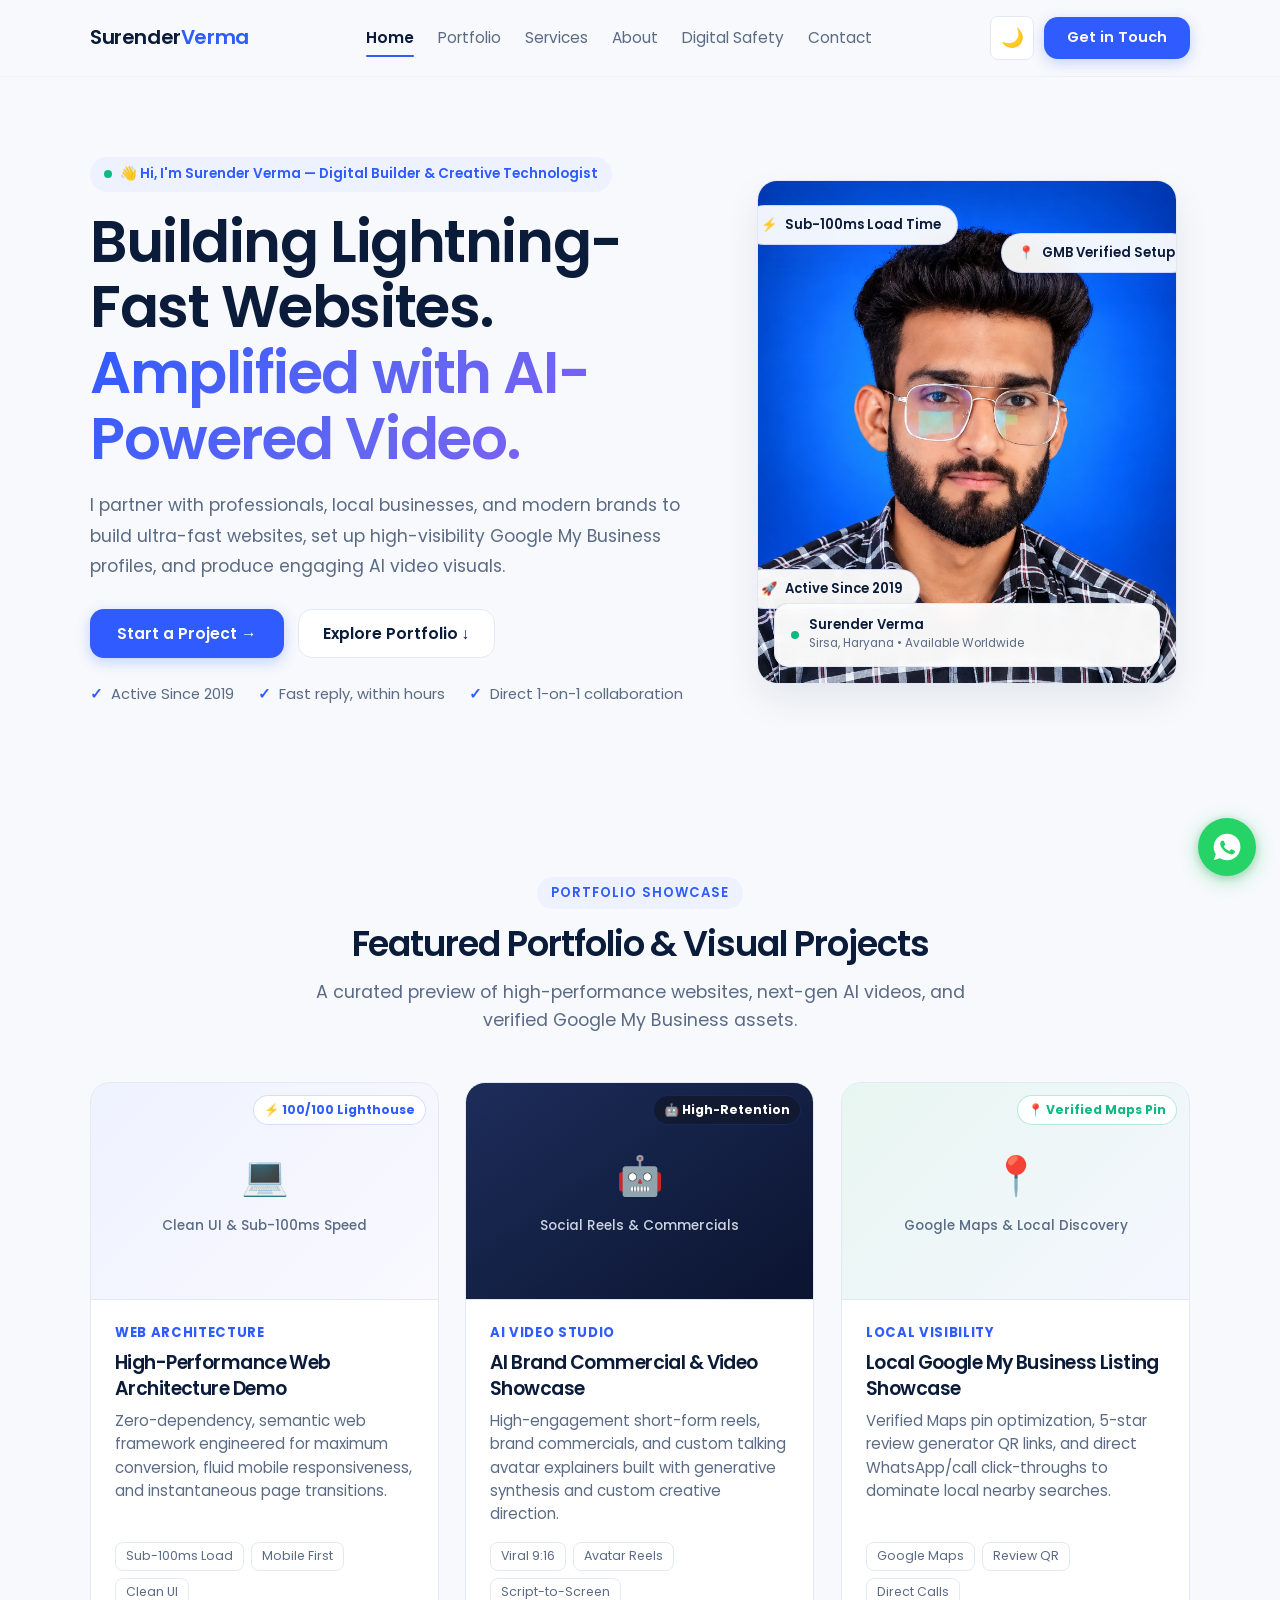
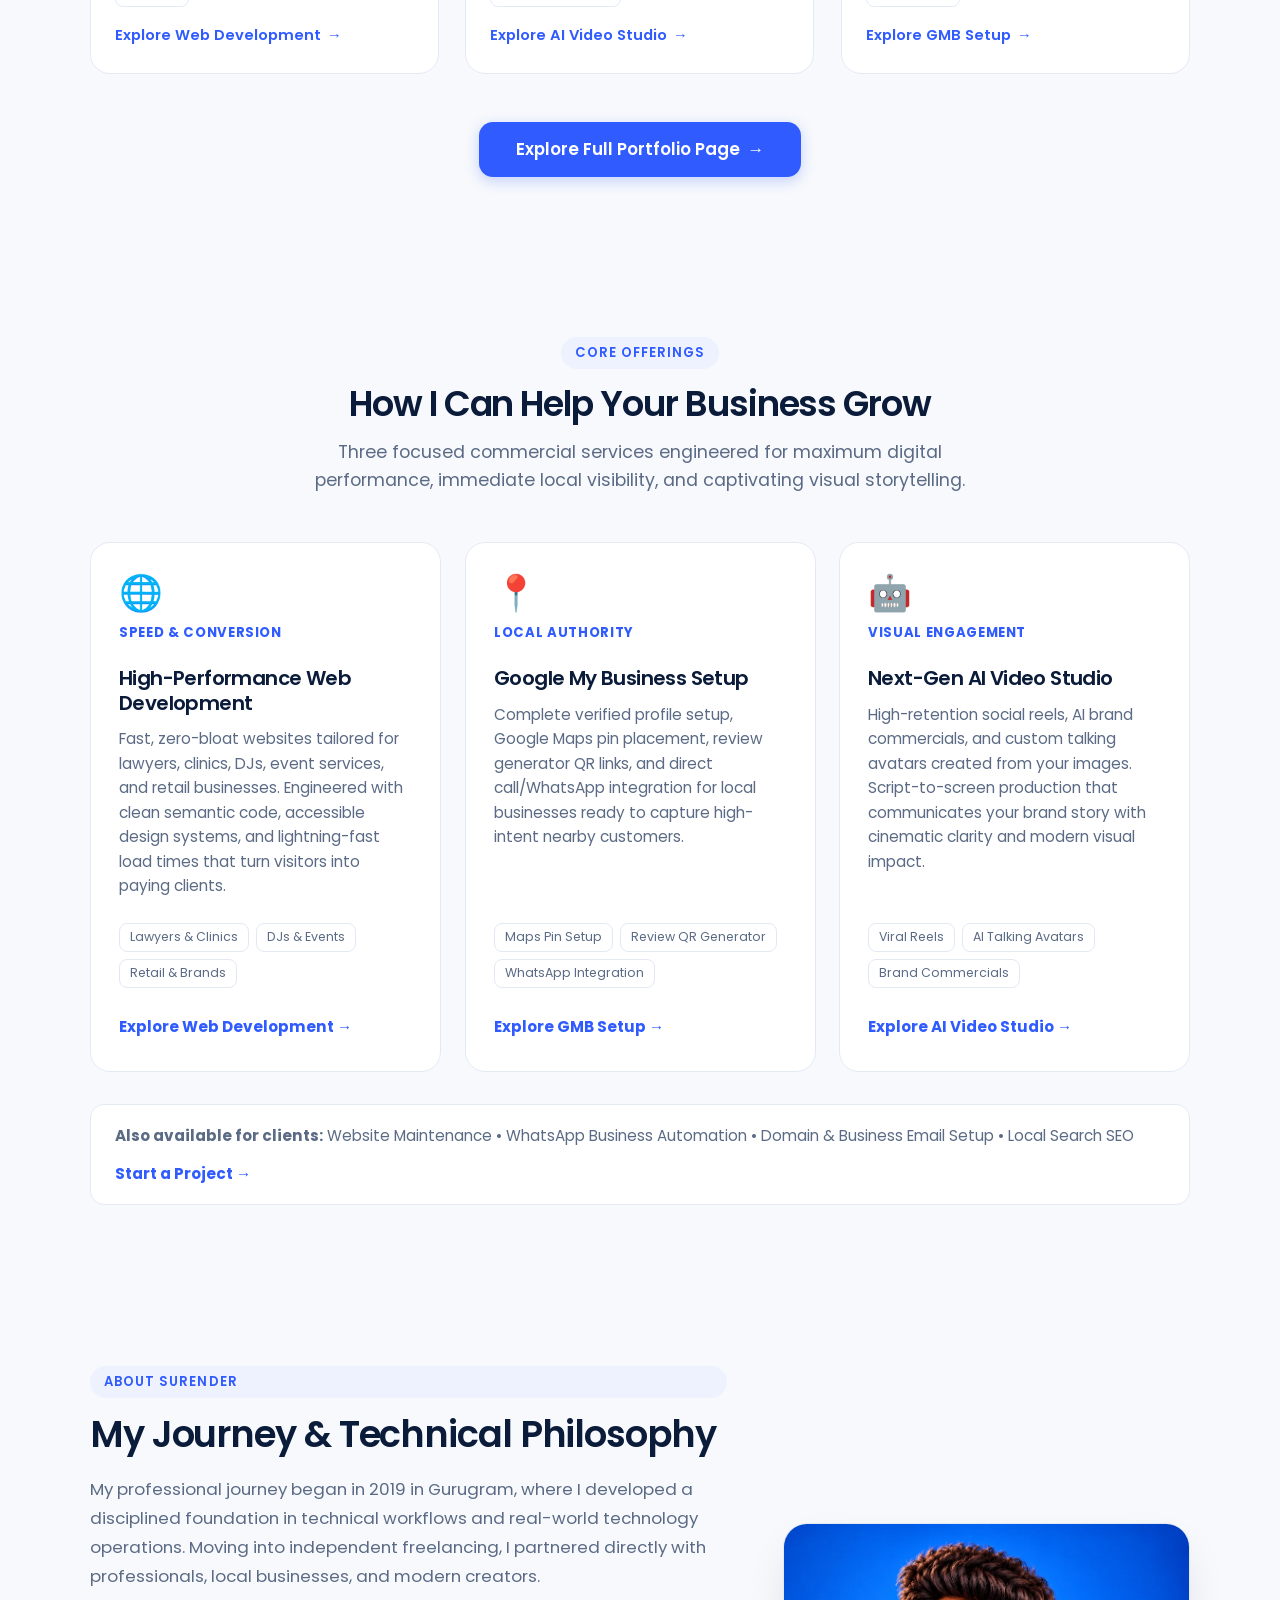
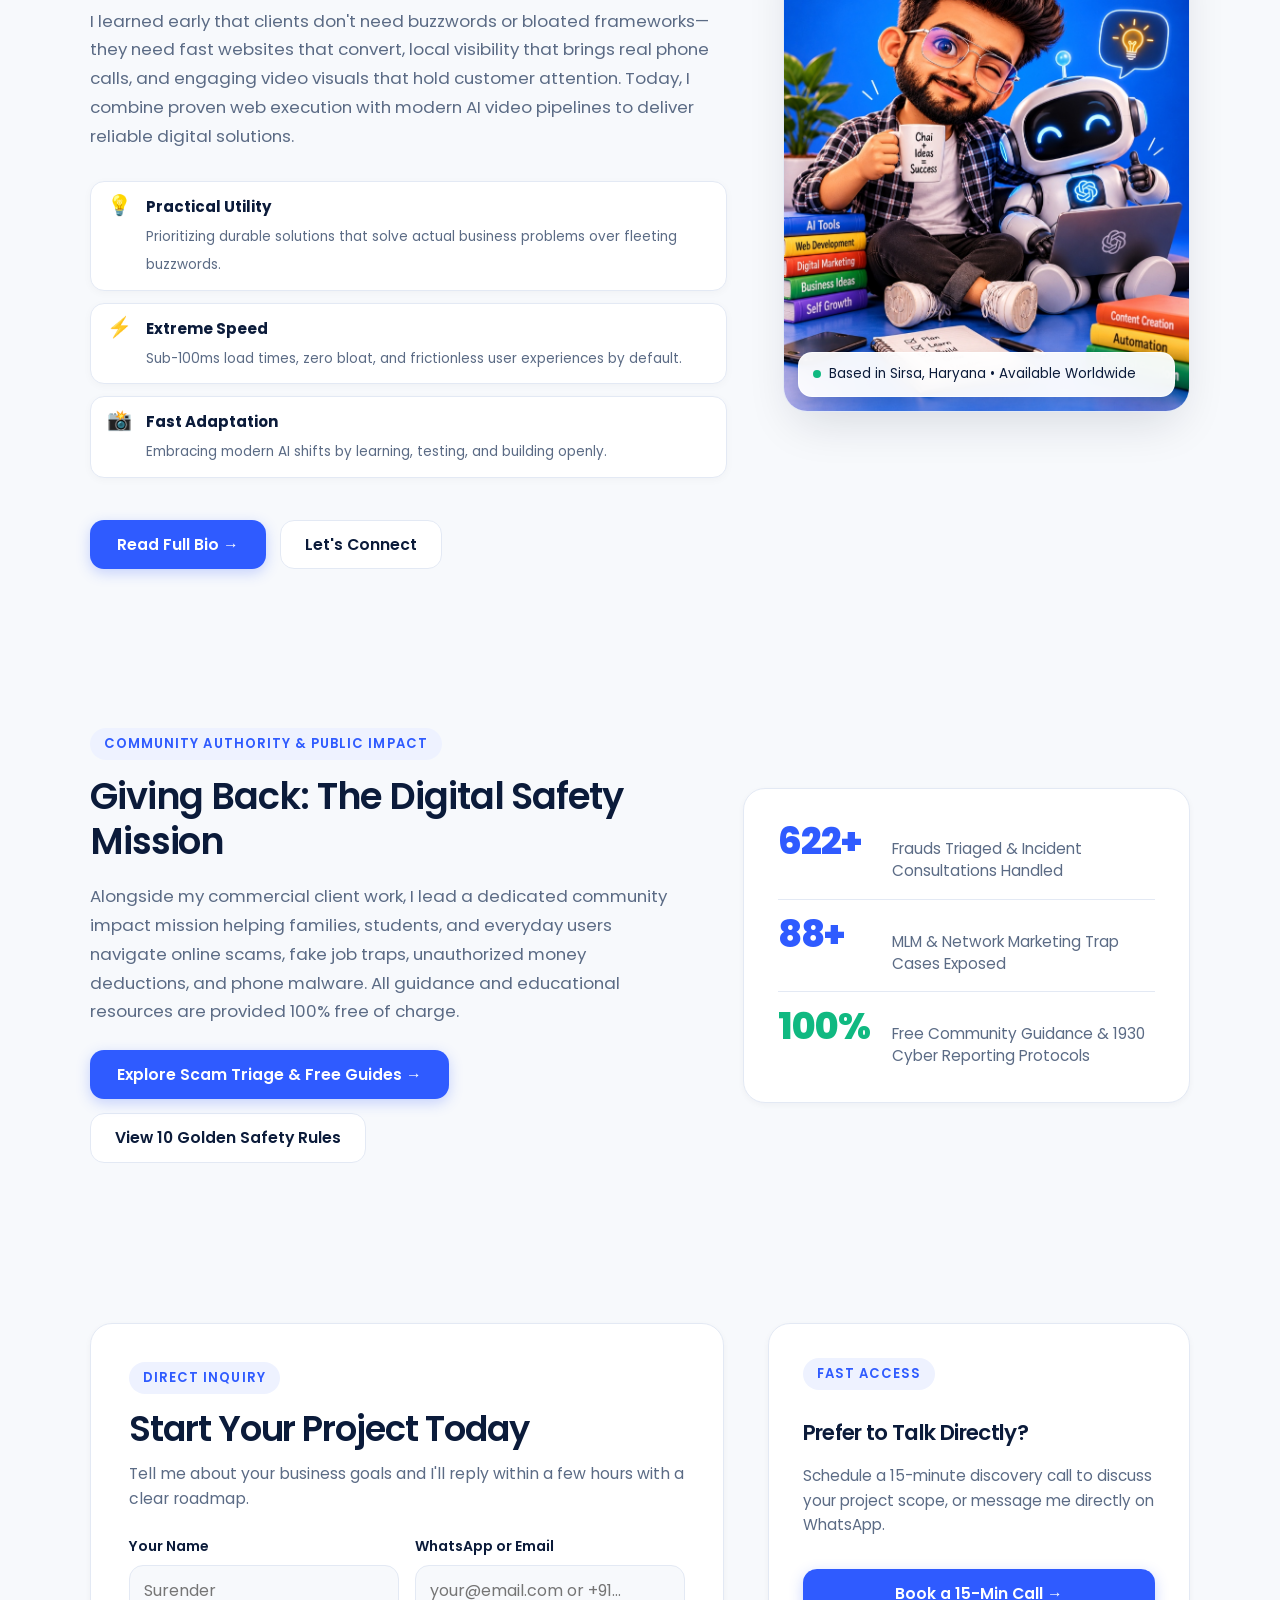
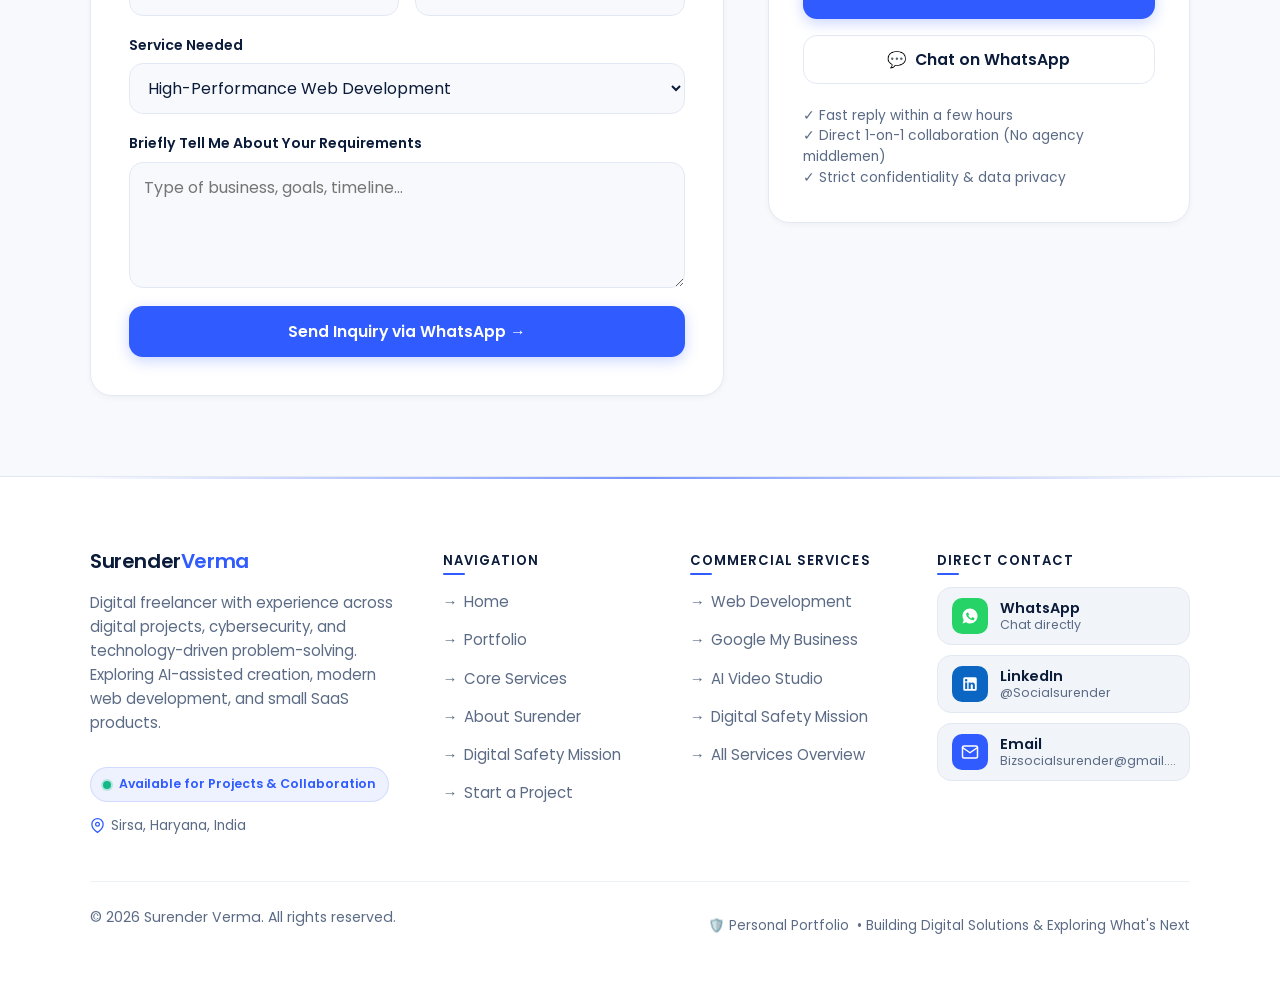
<file: ventures.html>
<!DOCTYPE html>
<html lang="en">
<head>
  <meta charset="UTF-8">
  <meta name="viewport" content="width=device-width, initial-scale=1.0, minimum-scale=1.0, maximum-scale=5.0, viewport-fit=cover">
  <title>What I'm Building &amp; Initiatives | Surender Verma</title>
  <meta name="description" content="Explore Surender Verma's current explorations, projects, and what he is building in modern web development, small SaaS products, and AI workflows.">
  <meta name="author" content="Surender Verma">
  <meta name="theme-color" content="#2F5BFF">
  <link rel="canonical" href="https://surenderverma.cv/index.html#building-now">
  <meta http-equiv="refresh" content="0; url=index.html#building-now">

  <!-- Open Graph / Meta -->
  <meta property="og:site_name" content="Surender Verma">
  <meta property="og:title" content="What I'm Building &amp; Current Initiatives | Surender Verma">
  <meta property="og:description" content="Explore Surender Verma's current digital projects, small SaaS explorations, and web development work.">
  <meta property="og:type" content="website">
  <meta property="og:url" content="https://surenderverma.cv/ventures.html">

  <!-- Google Font: Poppins -->
  <link rel="preconnect" href="https://fonts.googleapis.com">
  <link rel="preconnect" href="https://fonts.gstatic.com" crossorigin>
  <link href="https://fonts.googleapis.com/css2?family=Poppins:wght@400;600&display=swap" rel="stylesheet">

  <!-- Favicon -->
  <link rel="icon" href="data:image/svg+xml,%3Csvg xmlns='http://www.w3.org/2000/svg' viewBox='0 0 100 100'%3E%3Crect width='100' height='100' rx='20' fill='%232F5BFF'/%3E%3Ctext x='50' y='67' font-size='50' font-family='Poppins, sans-serif' font-weight='600' text-anchor='middle' fill='%23ffffff'%3ESV%3C/text%3E%3C/svg%3E">

  <!-- Stylesheet -->
  <link rel="stylesheet" href="style.css">

  <script>
    window.location.replace("index.html#building-now");
  </script>
</head>
<body>
  <header class="site-header">
    <div class="container header-inner">
      <a href="index.html" class="site-logo" data-site="brand">
        Surender <span>Verma</span>
      </a>
      <nav class="nav-menu">
        <a href="index.html" class="nav-link">Home</a>
        <a href="portfolio.html" class="nav-link">Portfolio</a>
        <a href="index.html#services" class="nav-link">Services</a>
        <a href="index.html#about" class="nav-link">About</a>
        <a href="digital-safety.html" class="nav-link">Digital Safety</a>
        <a href="index.html#contact" class="nav-link">Contact</a>
      </nav>
    </div>
  </header>

  <main id="main-content" style="min-height: 60vh; display: flex; align-items: center; justify-content: center; padding: 60px 20px;">
    <div class="container-narrow" style="text-align: center;">
      <div class="cta-box">
        <span class="section-tag">Current Direction</span>
        <h1 style="font-size: 2rem; margin-bottom: 16px;">What I'm Building Now</h1>
        <p style="margin-bottom: 24px; color: var(--text-muted);">
          I am focusing my efforts on freelance digital projects, modern web development, AI video pipelines, and prototyping small SaaS products.
        </p>
        <a href="index.html#building-now" class="btn-primary">Explore What I'm Building</a>
      </div>
    </div>
  </main>
</body>
</html>
</file>
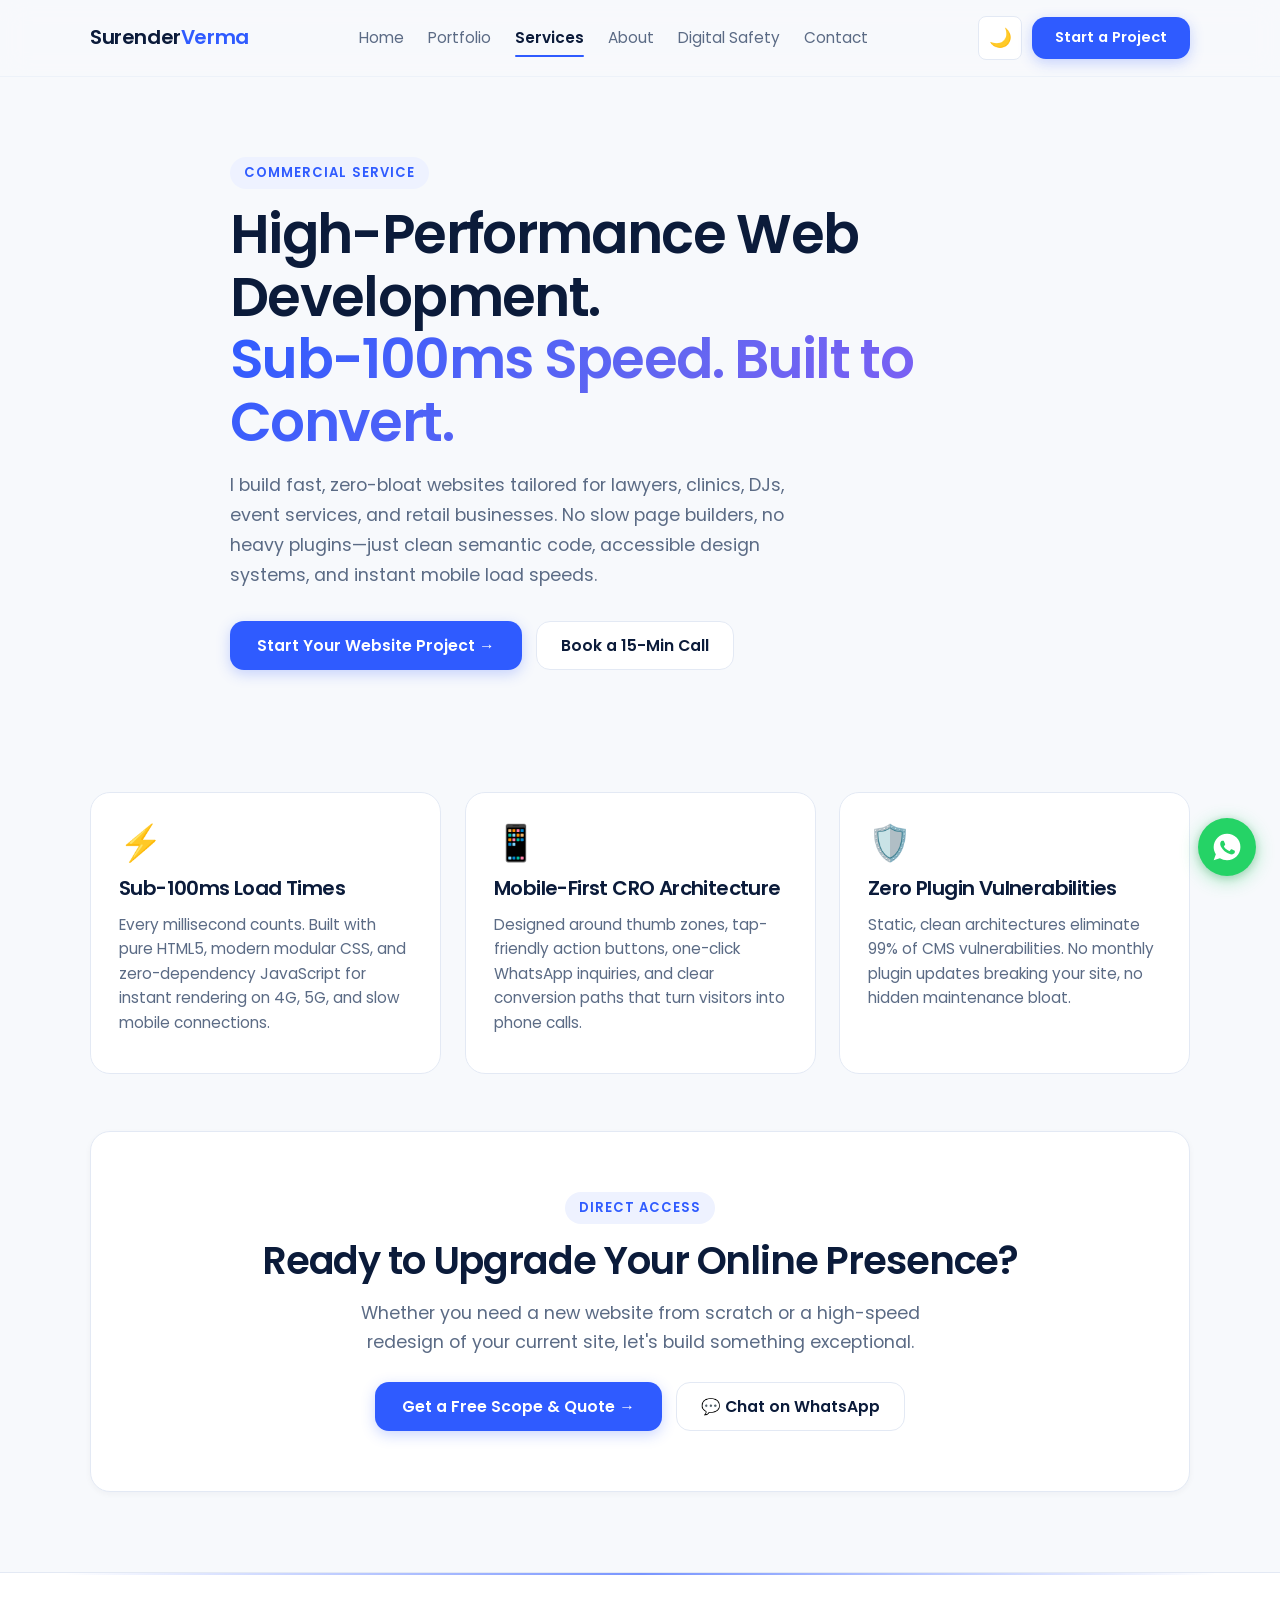
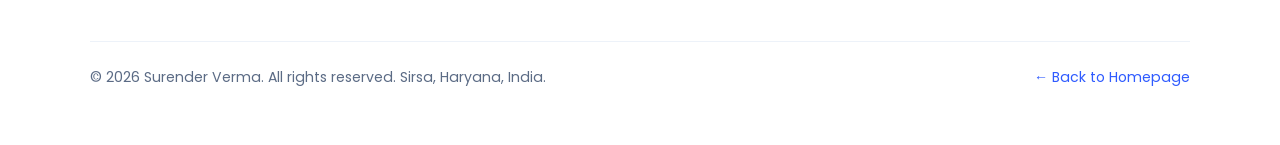
<file: web-development.html>
<!DOCTYPE html>
<html lang="en">
<head>
  <meta charset="UTF-8">
  <meta name="viewport" content="width=device-width, initial-scale=1.0, minimum-scale=1.0, maximum-scale=5.0, viewport-fit=cover">
  <title>High-Performance Web Development | Surender Verma</title>
  <meta name="description" content="Ultra-fast, zero-bloat websites tailored for lawyers, clinics, DJs, event services, and retail. Sub-100ms load time and clean mobile-first design.">
  <meta name="author" content="Surender Verma">
  <meta name="theme-color" content="#2F5BFF">
  <link rel="canonical" href="https://surenderverma.cv/web-development.html">

  <!-- Open Graph -->
  <meta property="og:site_name" content="Surender Verma">
  <meta property="og:title" content="High-Performance Web Development | Surender Verma">
  <meta property="og:description" content="Ultra-fast, zero-bloat websites tailored for lawyers, clinics, DJs, event services, and retail. Sub-100ms load time and mobile-first design.">
  <meta property="og:type" content="website">
  <meta property="og:url" content="https://surenderverma.cv/web-development.html">
  <meta property="og:image" content="https://surenderverma.cv/images/og-image.png">

  <!-- Google Fonts: Poppins -->
  <link rel="preconnect" href="https://fonts.googleapis.com">
  <link rel="preconnect" href="https://fonts.gstatic.com" crossorigin>
  <link href="https://fonts.googleapis.com/css2?family=Poppins:wght@400;600&display=swap" rel="stylesheet">

  <link rel="icon" href="data:image/svg+xml,%3Csvg xmlns='http://www.w3.org/2000/svg' viewBox='0 0 100 100'%3E%3Crect width='100' height='100' rx='20' fill='%232F5BFF'/%3E%3Ctext x='50' y='67' font-size='50' font-family='Poppins, sans-serif' font-weight='600' text-anchor='middle' fill='%23ffffff'%3ESV%3C/text%3E%3C/svg%3E">
  <link rel="apple-touch-icon" href="images/apple-touch-icon.png">

  <script>
    (function () {
      const savedTheme = localStorage.getItem('sv-theme');
      const prefersDark = window.matchMedia && window.matchMedia('(prefers-color-scheme: dark)').matches;
      const theme = savedTheme || (prefersDark ? 'dark' : 'light');
      document.documentElement.setAttribute('data-theme', theme);
    })();
  </script>

  <link rel="stylesheet" href="style.css">
</head>
<body>
  <a href="#main-content" class="skip-link">Skip to main content</a>

  <header class="site-header">
    <div class="container header-inner">
      <a href="index.html" class="site-logo" aria-label="Surender Verma Homepage" data-site="brand">
        Surender <span>Verma</span>
      </a>

      <nav class="nav-menu" aria-label="Main Navigation">
        <a href="index.html" class="nav-link">Home</a>
        <a href="portfolio.html" class="nav-link">Portfolio</a>
        <a href="index.html#services" class="nav-link active">Services</a>
        <a href="index.html#about" class="nav-link">About</a>
        <a href="digital-safety.html" class="nav-link">Digital Safety</a>
        <a href="index.html#contact" class="nav-link">Contact</a>
      </nav>

      <div class="header-actions">
        <button id="themeToggle" class="theme-toggle" type="button" aria-label="Toggle dark mode" title="Switch theme">&#127769;</button>
        <a href="index.html#contact" class="btn-primary">Start a Project</a>
        <button id="mobileNavToggle" class="mobile-toggle" type="button" aria-label="Toggle navigation menu" aria-expanded="false">
          <span class="hamburger-box" aria-hidden="true">
            <span class="hamburger-line line-1"></span>
            <span class="hamburger-line line-2"></span>
            <span class="hamburger-line line-3"></span>
          </span>
        </button>
      </div>
    </div>
  </header>

  <div id="mobileNavBackdrop" class="mobile-nav-backdrop" aria-hidden="true"></div>

  <main id="main-content">
    <section class="section hero-section">
      <div class="container">
        <div class="section-head fade-up" style="text-align: left; max-width: 820px; margin-bottom: 32px;">
          <span class="section-tag">Commercial Service</span>
          <h1 style="font-size: clamp(2.2rem, 4.5vw, 3.4rem); line-height: 1.15; margin-bottom: 18px;">
            High-Performance Web Development.<br>
            <span class="hero-gradient-text">Sub-100ms Speed. Built to Convert.</span>
          </h1>
          <p class="hero-desc" style="font-size: 1.1rem; line-height: 1.7; color: var(--text-muted);">
            I build fast, zero-bloat websites tailored for lawyers, clinics, DJs, event services, and retail businesses. No slow page builders, no heavy plugins&mdash;just clean semantic code, accessible design systems, and instant mobile load speeds.
          </p>
          <div class="btn-group" style="margin-top: 24px;">
            <a href="index.html#contact" class="btn-primary">Start Your Website Project &rarr;</a>
            <a href="https://calendly.com/bizsocialsurender/30min" target="_blank" rel="noopener noreferrer" class="btn-secondary">Book a 15-Min Call</a>
          </div>
        </div>
      </div>
    </section>

    <section class="section" style="padding-top: 0;">
      <div class="container">
        <div class="svc-grid">
          <div class="svc-card fade-up delay-1">
            <div class="svc-icon">&#9889;</div>
            <h3>Sub-100ms Load Times</h3>
            <p>Every millisecond counts. Built with pure HTML5, modern modular CSS, and zero-dependency JavaScript for instant rendering on 4G, 5G, and slow mobile connections.</p>
          </div>
          <div class="svc-card fade-up delay-2">
            <div class="svc-icon">&#128241;</div>
            <h3>Mobile-First CRO Architecture</h3>
            <p>Designed around thumb zones, tap-friendly action buttons, one-click WhatsApp inquiries, and clear conversion paths that turn visitors into phone calls.</p>
          </div>
          <div class="svc-card fade-up delay-3">
            <div class="svc-icon">&#128737;&#65039;</div>
            <h3>Zero Plugin Vulnerabilities</h3>
            <p>Static, clean architectures eliminate 99% of CMS vulnerabilities. No monthly plugin updates breaking your site, no hidden maintenance bloat.</p>
          </div>
        </div>

        <div class="cta-box fade-up" style="margin-top: 56px;">
          <span class="section-tag">Direct Access</span>
          <h2>Ready to Upgrade Your Online Presence?</h2>
          <p style="max-width: 600px; margin: 0 auto 24px;">
            Whether you need a new website from scratch or a high-speed redesign of your current site, let's build something exceptional.
          </p>
          <div class="btn-group" style="justify-content: center;">
            <a href="index.html#contact" class="btn-primary">Get a Free Scope &amp; Quote &rarr;</a>
            <a href="https://wa.me/919817242747" target="_blank" rel="noopener noreferrer" class="btn-secondary">&#128172; Chat on WhatsApp</a>
          </div>
        </div>
      </div>
    </section>
  </main>

  <footer class="site-footer">
    <div class="container">
      <div class="footer-bottom">
        <p>&copy; 2026 Surender Verma. All rights reserved. Sirsa, Haryana, India.</p>
        <p><a href="index.html">&larr; Back to Homepage</a></p>
      </div>
    </div>
  </footer>

  <script src="config.js"></script>
  <script src="app.js"></script>
  <!-- Floating WhatsApp Action Button -->
  <a class="float-wa" data-wa href="https://wa.me/919817242747" target="_blank" rel="noopener noreferrer" aria-label="Chat directly with Surender on WhatsApp">
    <svg width="32" height="32" viewBox="0 0 24 24" fill="currentColor" aria-hidden="true">
      <path d="M12.031 2C6.495 2 2 6.495 2 12.031c0 1.99.584 3.864 1.625 5.466L2 22l4.63-1.602a9.98 9.98 0 005.401 1.57h.004c5.536 0 10.031-4.495 10.031-10.031 0-2.679-1.043-5.198-2.937-7.092A9.957 9.957 0 0012.031 2zm5.845 14.195c-.244.686-1.42 1.258-1.954 1.34-.492.074-1.127.106-3.266-.782-2.735-1.134-4.502-3.921-4.638-4.103-.136-.182-1.109-1.474-1.109-2.81 0-1.336.7-1.995.948-2.259.248-.264.542-.33.722-.33.18 0 .361.002.518.01.168.008.394-.064.616.47.228.547.778 1.898.846 2.035.068.137.113.298.023.477-.09.18-.135.292-.27.45-.136.158-.286.353-.408.474-.136.136-.277.284-.12.553.158.27.7 1.154 1.503 1.87 1.033.92 1.905 1.206 2.176 1.341.27.136.43.113.59-.068.158-.182.677-.79.858-1.062.18-.27.362-.226.61-.136.248.09 1.573.742 1.844.877.27.136.452.203.519.316.068.113.068.654-.176 1.34z"/>
    </svg>
  </a>
</body>
</html>
</file>
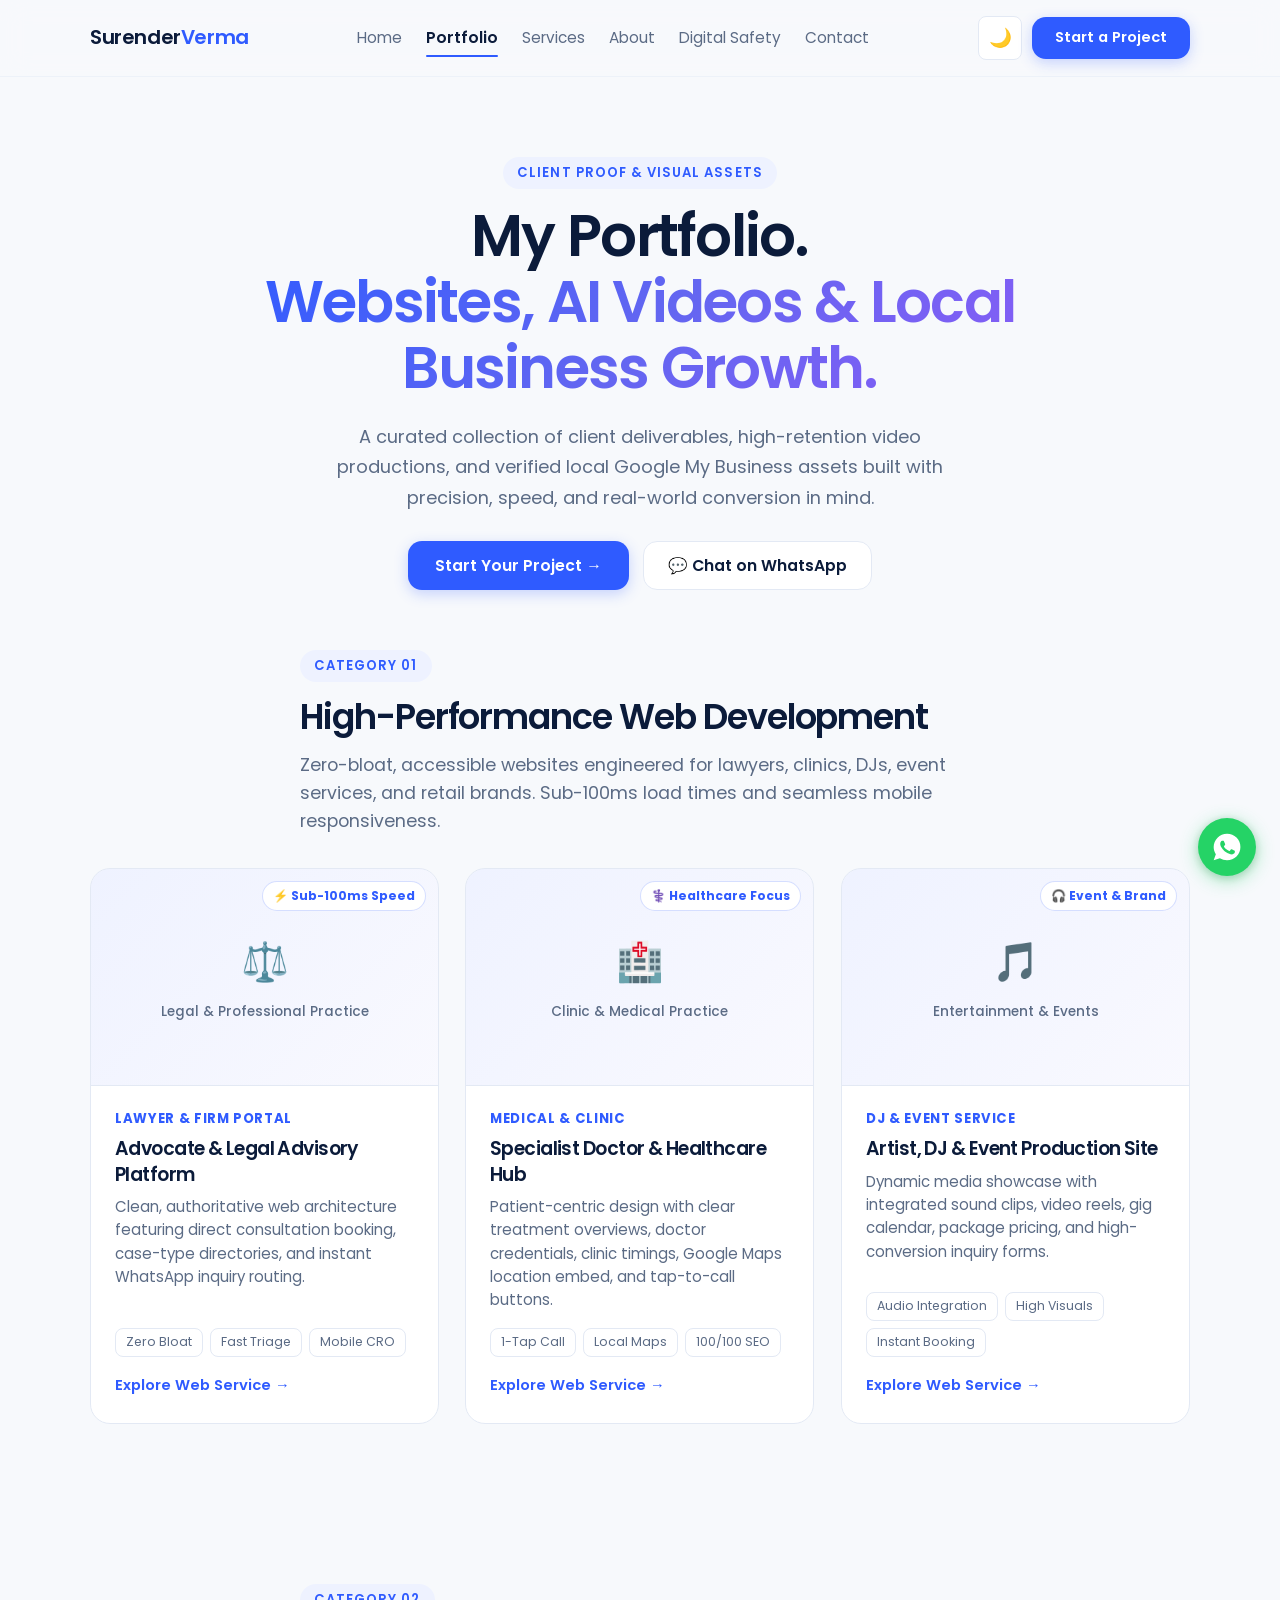
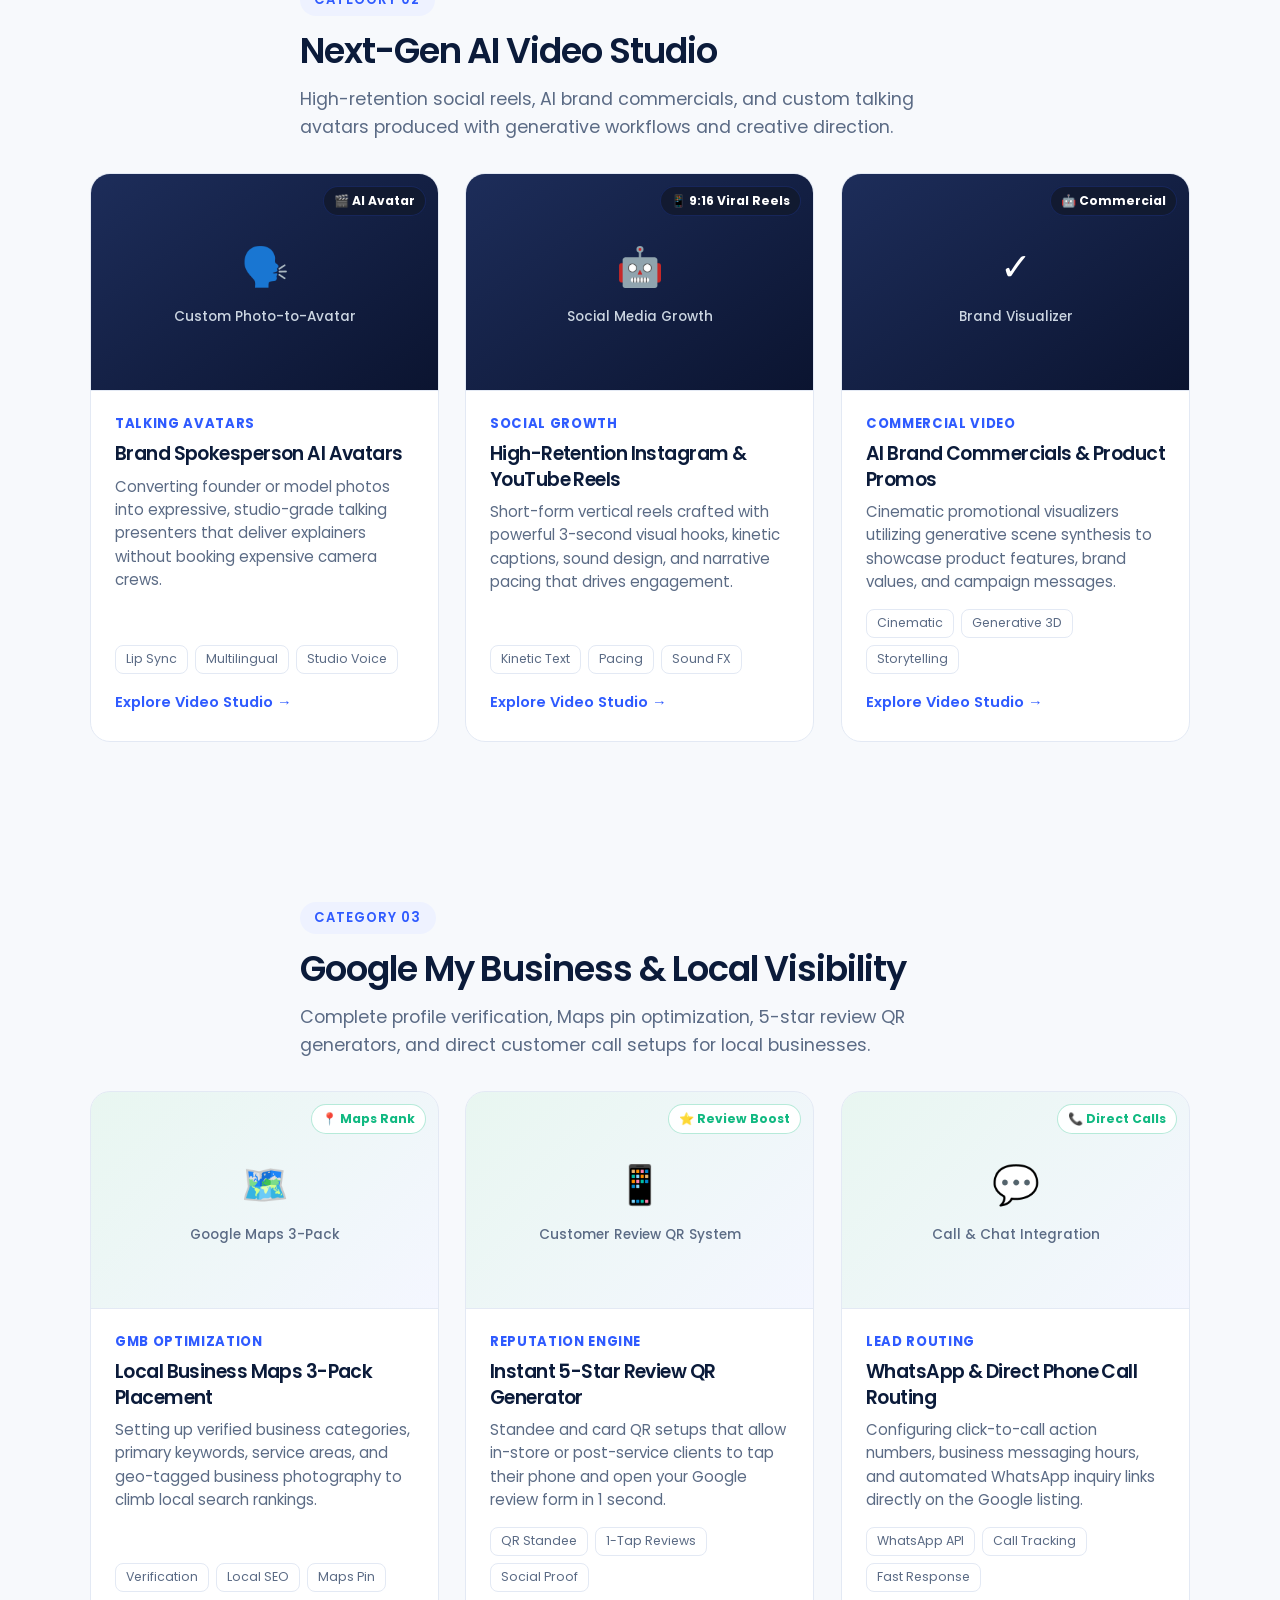
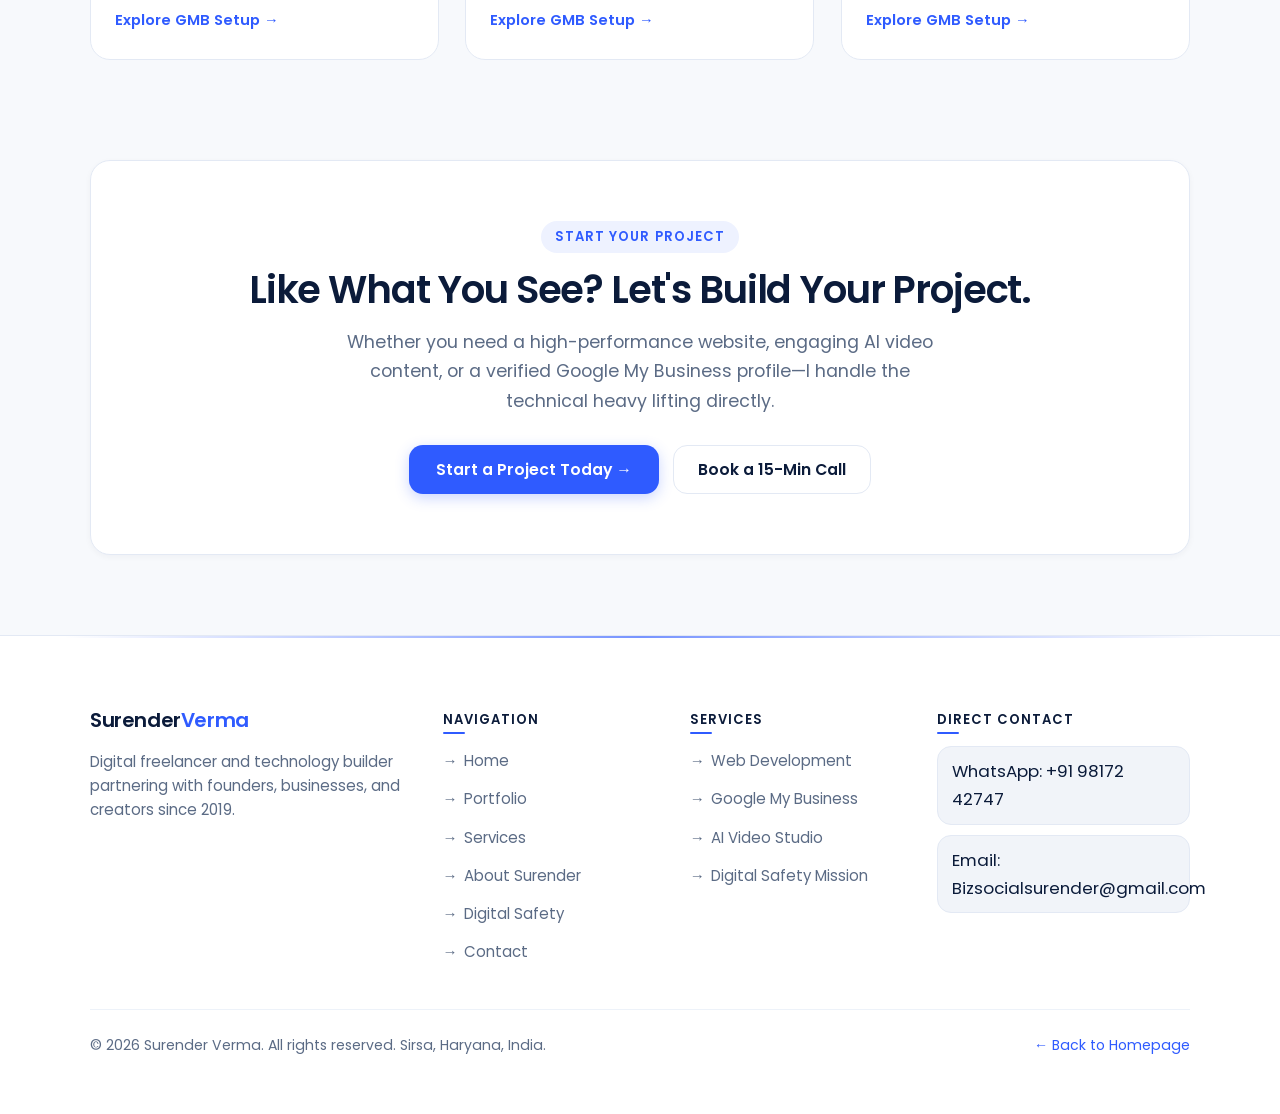
<file: work.html>
<!DOCTYPE html>
<html lang="en">
<head>
  <meta charset="UTF-8">
  <meta http-equiv="refresh" content="0; url=portfolio.html">
  <title>Redirecting to Portfolio | Surender Verma</title>
  <meta name="description" content="Redirecting to Portfolio - Selected Projects by Surender Verma.">
  <meta name="robots" content="noindex, follow">
  <link rel="canonical" href="https://surenderverma.cv/portfolio.html">
  <script>window.location.href = "portfolio.html";</script>
</head>
<body style="font-family: sans-serif; text-align: center; padding: 50px;">
  <p>Redirecting to <a href="portfolio.html">Portfolio</a>...</p>
</body>
</html>
</file>
<file: style.css>
/* ==========================================================================
   PERSONAL BRAND DESIGN SYSTEM — Surender Verma
   Clean, Calm, Human, Mobile-First
   Palette: 60% (#F7F9FC) | 30% (#FFFFFF, #0B1B3A, #5B6B85) | 10% (#2F5BFF)
   ========================================================================== */

:root {
  /* Core 60-30-10 Palette */
  --bg-page: #F7F9FC;
  --bg-surface: #FFFFFF;
  --bg-surface-subtle: #F1F4F9;
  --border-color: #E3E9F4;
  --border-subtle: #EDF2F9;
  
  --text-main: #0B1B3A;
  --text-muted: #5B6B85;
  --text-light: #8E9DB5;
  
  --color-primary: #2F5BFF;
  --color-primary-hover: #1E3FCC;
  --color-primary-light: #EEF2FF;
  
  --color-dark-bg: #0B1B3A;
  --color-dark-surface: #14254A;
  --color-dark-text: #FFFFFF;
  --color-dark-muted: #9AAEC7;
  --color-dark-border: #1E3563;

  --color-accent: #FFB547;
  --color-accent-light: #FFF8EB;
  --color-success: #12B886;
  --color-success-light: #EBFBFA;

  /* Typography: Poppins (2 weights: 400 Regular & 600 SemiBold/Bold) */
  --font-family: 'Poppins', -apple-system, BlinkMacSystemFont, 'Segoe UI', Roboto, Helvetica, Arial, sans-serif;
  --font-weight-regular: 400;
  --font-weight-bold: 600;

  /* Layout & Spacing */
  --container-max: 1140px;
  --container-narrow: 840px;
  --radius-sm: 8px;
  --radius-md: 14px;
  --radius-lg: 20px;
  --radius-full: 9999px;
  
  --shadow-sm: 0 2px 6px rgba(11, 27, 58, 0.04);
  --shadow-md: 0 8px 24px rgba(11, 27, 58, 0.06);
  --shadow-lg: 0 16px 36px rgba(11, 27, 58, 0.08);

  --transition-base: 0.2s ease;
}

/* ==========================================================================
   DARK THEME (NIGHT MODE)
   ========================================================================== */
[data-theme="dark"] {
  --bg-page: #081124;
  --bg-surface: #0F1E3D;
  --bg-surface-subtle: #15274E;
  --border-color: #1F3668;
  --border-subtle: #1A2E59;
  
  --text-main: #F0F4FC;
  --text-muted: #9BB0CE;
  --text-light: #6E85A8;
  
  --color-primary: #3B71FE;
  --color-primary-hover: #5B8AFF;
  --color-primary-light: rgba(59, 113, 254, 0.16);
  
  --color-accent-light: rgba(255, 181, 71, 0.14);
  --color-success-light: rgba(18, 184, 134, 0.14);
  --color-danger-light: rgba(250, 82, 82, 0.14);

  --shadow-sm: 0 2px 8px rgba(0, 0, 0, 0.4);
  --shadow-md: 0 8px 24px rgba(0, 0, 0, 0.45);
  --shadow-lg: 0 16px 40px rgba(0, 0, 0, 0.55);
}

[data-theme="dark"] .site-header {
  background-color: rgba(9, 18, 38, 0.85);
  border-bottom-color: rgba(255, 255, 255, 0.08);
}

[data-theme="dark"] .site-header.scrolled {
  background-color: rgba(11, 22, 48, 0.95);
  border-bottom-color: rgba(255, 255, 255, 0.14);
  box-shadow: 0 10px 30px -10px rgba(0, 0, 0, 0.6);
}

[data-theme="dark"] .mobile-nav-drawer {
  background-color: #0c162d;
  border-left-color: rgba(255, 255, 255, 0.12);
  box-shadow: -20px 0 60px rgba(0, 0, 0, 0.7);
}


[data-theme="dark"] .site-footer {
  background-color: #050B18;
  border-top-color: var(--border-color);
}

[data-theme="dark"] .bg-subtle {
  background-color: #0C1833;
}

[data-theme="dark"] .section-tag.tag-amber {
  color: #FFAA33;
  background-color: rgba(255, 170, 51, 0.15);
  border-color: rgba(255, 170, 51, 0.35);
}

[data-theme="dark"] .section-tag.tag-blue {
  color: #5B8AFF;
  background-color: rgba(59, 113, 254, 0.16);
}

[data-theme="dark"] input[type="text"],
[data-theme="dark"] input[type="email"],
[data-theme="dark"] input[type="tel"],
[data-theme="dark"] select,
[data-theme="dark"] textarea {
  background-color: #15274E !important;
  color: #F0F4FC !important;
  border-color: #1F3668 !important;
}

[data-theme="dark"] select option {
  background-color: #15274E;
  color: #F0F4FC;
}

[data-theme="dark"] .hero-status-chip {
  background: rgba(15, 30, 61, 0.94);
  border-color: var(--border-color);
}
[data-theme="dark"] .hero-status-chip .chip-text {
  color: #F0F4FC;
}
[data-theme="dark"] .hero-status-chip .chip-sub {
  color: #9BB0CE;
}

[data-theme="dark"] .emergency-banner {
  background: rgba(255, 181, 71, 0.12) !important;
  border-color: var(--color-accent) !important;
}
[data-theme="dark"] .emergency-banner h3,
[data-theme="dark"] .emergency-banner-title {
  color: #FFC062 !important;
}
[data-theme="dark"] .emergency-banner p,
[data-theme="dark"] .emergency-banner-desc {
  color: #E2E8F0 !important;
}
[data-theme="dark"] .emergency-banner .btn-secondary {
  background-color: var(--bg-surface) !important;
  color: var(--text-main) !important;
  border-color: var(--border-color) !important;
}

[data-theme="dark"] .contact-form-box {
  background: var(--bg-surface) !important;
}

[data-theme="dark"] .direct-card {
  background: var(--bg-surface-subtle) !important;
  border-color: var(--border-color) !important;
}

[data-theme="dark"] .footer-contact-item {
  background: rgba(255, 255, 255, 0.04) !important;
  border-color: var(--border-color) !important;
}

[data-theme="dark"] .footer-contact-item:hover {
  background: rgba(47, 91, 255, 0.12) !important;
  border-color: var(--color-primary) !important;
}

[data-theme="dark"] .footer-status-pill {
  background: rgba(47, 91, 255, 0.15) !important;
  border-color: rgba(47, 91, 255, 0.3) !important;
  color: #799BFB !important;
}

/* Base Reset & Box Sizing */
*, *::before, *::after {
  box-sizing: border-box;
  margin: 0;
  padding: 0;
}

html {
  font-size: 16px;
  scroll-behavior: smooth;
  scroll-padding-top: 76px;
  -webkit-text-size-adjust: 100%;
  text-size-adjust: 100%;
  overflow-x: hidden;
  overflow-x: clip;
  width: 100%;
  max-width: 100%;
}

body {
  font-family: var(--font-family);
  font-weight: var(--font-weight-regular);
  font-size: 1.05rem; /* ~16.8px */
  line-height: 1.68;
  color: var(--text-main);
  background-color: var(--bg-page);
  -webkit-font-smoothing: antialiased;
  -moz-osx-font-smoothing: grayscale;
  min-height: 100vh;
  display: flex;
  flex-direction: column;
  overflow-x: hidden;
  overflow-x: clip;
  width: 100%;
  max-width: 100%;
  position: relative;
}

header, main, section, footer {
  width: 100%;
  max-width: 100%;
  overflow-x: clip;
  box-sizing: border-box;
}

/* Zero-Overflow & 100% Screen Fit Shields */
.hero-copy,
.hero-media,
.hero-grid,
.feature-box,
.feature-copy,
.feature-visual,
.fraud-buster-card,
.tips-grid,
.tip-item,
.service-card,
.cards-grid-4,
.stat-item,
.credibility-strip,
.testimonial-card,
.testimonials-grid,
.cta-box,
.footer-col,
.footer-col-brand,
.footer-grid,
.footer-bottom,
.faq-card,
.milestone-card,
.step-card,
.about-short-card,
.contact-form-box,
.contact-sidebar,
.direct-card,
.testimonial-carousel-wrap,
.testimonial-carousel-viewport,
.testimonial-carousel-track,
.testimonial-slide {
  min-width: 0;
  max-width: 100%;
  box-sizing: border-box;
}

/* Accessible Skip Link */
.skip-link {
  position: absolute;
  top: -100px;
  left: 20px;
  z-index: 10000;
  background: var(--color-primary);
  color: #FFFFFF !important;
  padding: 10px 18px;
  border-radius: var(--radius-sm);
  font-family: var(--font-family);
  font-weight: var(--font-weight-bold);
  font-size: 0.92rem;
  box-shadow: var(--shadow-md);
  transition: top 0.2s ease;
  text-decoration: none;
}

.skip-link:focus {
  top: 16px;
  outline: 3px solid #FFFFFF;
}

/* Scroll Offset for Anchors so sticky header does not obscure content */
[id] {
  scroll-margin-top: 96px;
}

/* Accessibility Focus Ring */
:focus-visible {
  outline: 3px solid var(--color-primary);
  outline-offset: 3px;
  border-radius: 4px;
}

/* Typography Defaults */
h1, h2, h3, h4, h5, h6 {
  font-family: var(--font-family);
  font-weight: var(--font-weight-bold);
  color: var(--text-main);
  line-height: 1.22;
  letter-spacing: -0.03em;
  overflow-wrap: break-word;
  word-wrap: break-word;
}

h1 { font-size: clamp(1.85rem, 5vw, 3rem); }
h2 { font-size: clamp(1.5rem, 3.5vw, 2.2rem); }
h3 { font-size: clamp(1.2rem, 2.2vw, 1.45rem); }
h4 { font-size: 1.15rem; }

p, a, span, li, input, textarea, select {
  overflow-wrap: break-word;
  word-wrap: break-word;
}

p {
  color: var(--text-muted);
  margin-bottom: 1rem;
}
p:last-child {
  margin-bottom: 0;
}

a {
  color: var(--color-primary);
  text-decoration: none;
  transition: color var(--transition-base);
}
a:hover {
  color: var(--color-primary-hover);
}

img {
  max-width: 100%;
  height: auto;
  display: block;
}

/* Container */
.container {
  width: 100%;
  max-width: var(--container-max);
  margin-left: auto;
  margin-right: auto;
  padding-left: 20px;
  padding-right: 20px;
}

.container-narrow {
  width: 100%;
  max-width: var(--container-narrow);
  margin-left: auto;
  margin-right: auto;
  padding-left: 20px;
  padding-right: 20px;
}

/* Section Spacing */
.section {
  padding-top: 80px;
  padding-bottom: 80px;
}

.section-head {
  text-align: center;
  max-width: 680px;
  margin: 0 auto 48px;
}

.section-tag {
  display: inline-flex;
  align-items: center;
  gap: 6px;
  font-size: 0.82rem;
  font-weight: var(--font-weight-bold);
  text-transform: uppercase;
  letter-spacing: 0.08em;
  color: var(--color-primary);
  background-color: var(--color-primary-light);
  padding: 5px 14px;
  border-radius: var(--radius-full);
  margin-bottom: 14px;
}

.section-tag.tag-amber {
  color: #B46900;
  background-color: var(--color-accent-light);
  border: 1px solid rgba(255, 181, 71, 0.4);
}

.section-title {
  margin-bottom: 12px;
}

.section-subtitle {
  font-size: 1.1rem;
  color: var(--text-muted);
  line-height: 1.6;
}

/* ==========================================================================
   BUTTONS (Only ONE primary button style across site)
   ========================================================================== */
.btn-primary {
  display: inline-flex;
  align-items: center;
  justify-content: center;
  gap: 8px;
  font-family: var(--font-family);
  font-weight: var(--font-weight-bold);
  font-size: 0.98rem;
  line-height: 1.35;
  text-align: center;
  color: #FFFFFF !important;
  background-color: var(--color-primary);
  padding: 13px 26px;
  border-radius: var(--radius-md);
  border: 1px solid transparent;
  cursor: pointer;
  text-decoration: none;
  max-width: 100%;
  box-shadow: 0 4px 14px rgba(47, 91, 255, 0.25);
  transition: background-color var(--transition-base), transform var(--transition-base), box-shadow var(--transition-base);
}

.btn-primary:hover {
  background-color: var(--color-primary-hover);
  box-shadow: 0 6px 18px rgba(30, 63, 204, 0.32);
  transform: translateY(-1px);
}

.btn-primary:active {
  transform: translateY(0);
}

.btn-secondary {
  display: inline-flex;
  align-items: center;
  justify-content: center;
  gap: 8px;
  font-family: var(--font-family);
  font-weight: var(--font-weight-bold);
  font-size: 0.98rem;
  line-height: 1.35;
  text-align: center;
  color: var(--text-main) !important;
  background-color: var(--bg-surface);
  padding: 13px 24px;
  border-radius: var(--radius-md);
  border: 1px solid var(--border-color);
  cursor: pointer;
  text-decoration: none;
  max-width: 100%;
  transition: background-color var(--transition-base), border-color var(--transition-base), color var(--transition-base);
}

.btn-secondary:hover {
  background-color: var(--bg-surface-subtle);
  border-color: #CAD5E6;
  color: var(--color-primary) !important;
}

/* Ghost button — same style as secondary (alias) */
.btn-ghost {
  display: inline-flex;
  align-items: center;
  justify-content: center;
  gap: 8px;
  font-family: var(--font-family);
  font-weight: var(--font-weight-bold);
  font-size: 0.95rem;
  line-height: 1.35;
  text-align: center;
  color: var(--text-main);
  background: transparent;
  padding: 13px 24px;
  border-radius: var(--radius-md);
  border: 1px solid var(--border-color);
  cursor: pointer;
  text-decoration: none;
  max-width: 100%;
  transition: background-color var(--transition-base), border-color var(--transition-base), color var(--transition-base);
}

.btn-ghost:hover {
  background-color: var(--color-primary-light);
  border-color: var(--color-primary);
  color: var(--color-primary);
}

/* Button Group */
.btn-group {
  display: flex;
  flex-wrap: wrap;
  align-items: center;
  gap: 14px;
}

/* ==========================================================================
   1. SMART / SHRINKING STICKY HEADER
   ========================================================================== */
.site-header {
  position: sticky;
  top: 0;
  z-index: 1000;
  background-color: rgba(247, 249, 252, 0.88);
  backdrop-filter: blur(14px);
  -webkit-backdrop-filter: blur(14px);
  border-bottom: 1px solid var(--border-subtle);
  transition: background-color 0.3s cubic-bezier(0.16, 1, 0.3, 1),
              box-shadow 0.3s cubic-bezier(0.16, 1, 0.3, 1),
              border-color 0.3s cubic-bezier(0.16, 1, 0.3, 1);
}

.site-header.scrolled {
  background-color: rgba(255, 255, 255, 0.96);
  border-bottom-color: var(--border-color);
  box-shadow: 0 10px 30px -10px rgba(0, 0, 0, 0.1);
}

.header-inner {
  display: flex;
  align-items: center;
  justify-content: space-between;
  height: 76px;
  transition: height 0.3s cubic-bezier(0.16, 1, 0.3, 1);
}

.site-header.scrolled .header-inner {
  height: 58px;
}

.site-logo {
  font-size: 1.25rem;
  font-weight: var(--font-weight-bold);
  color: var(--text-main);
  letter-spacing: -0.02em;
  display: inline-flex;
  align-items: center;
  text-decoration: none;
  transition: font-size 0.3s cubic-bezier(0.16, 1, 0.3, 1), transform 0.2s ease;
}

.site-header.scrolled .site-logo {
  font-size: 1.12rem;
}

.site-logo b,
.site-logo span {
  color: var(--color-primary);
}

.site-logo:hover {
  color: var(--text-main);
}

.nav-menu {
  display: none;
  align-items: center;
  gap: 28px;
}

.nav-link {
  font-size: 0.96rem;
  font-weight: var(--font-weight-regular);
  color: var(--text-muted);
  text-decoration: none;
  transition: color var(--transition-base), font-size 0.3s cubic-bezier(0.16, 1, 0.3, 1), padding 0.3s cubic-bezier(0.16, 1, 0.3, 1);
  position: relative;
  padding: 6px 0;
}

.site-header.scrolled .nav-link {
  font-size: 0.91rem;
  padding: 4px 0;
}

.nav-link:hover,
.nav-link.active {
  color: var(--text-main);
  font-weight: var(--font-weight-bold);
}

.nav-link.active::after {
  content: '';
  position: absolute;
  bottom: 0;
  left: 0;
  width: 100%;
  height: 2px;
  background-color: var(--color-primary);
  border-radius: 2px;
}

.header-actions {
  display: flex;
  align-items: center;
  gap: 10px;
}

.site-header .btn-primary {
  padding: 10px 22px;
  font-size: 0.92rem;
  transition: padding 0.3s cubic-bezier(0.16, 1, 0.3, 1), font-size 0.3s cubic-bezier(0.16, 1, 0.3, 1), background var(--transition-base), transform 0.15s ease, box-shadow var(--transition-base);
}

.site-header.scrolled .btn-primary {
  padding: 7px 16px;
  font-size: 0.85rem;
}

/* Animated Hamburger Button */
.mobile-toggle {
  display: inline-flex;
  align-items: center;
  justify-content: center;
  width: 44px;
  height: 44px;
  min-width: 44px;
  background: var(--bg-surface);
  border: 1px solid var(--border-color);
  border-radius: var(--radius-sm);
  cursor: pointer;
  color: var(--text-main);
  user-select: none;
  flex-shrink: 0;
  padding: 0;
  transition: width 0.3s cubic-bezier(0.16, 1, 0.3, 1),
              height 0.3s cubic-bezier(0.16, 1, 0.3, 1),
              min-width 0.3s cubic-bezier(0.16, 1, 0.3, 1),
              background-color var(--transition-base),
              border-color var(--transition-base),
              transform 0.15s ease;
}

.site-header.scrolled .mobile-toggle {
  width: 38px;
  height: 38px;
  min-width: 38px;
}

.mobile-toggle:hover {
  background-color: var(--bg-surface-subtle);
  border-color: var(--color-primary);
}

.mobile-toggle:active {
  transform: scale(0.95);
}

.hamburger-box {
  width: 20px;
  height: 14px;
  position: relative;
  display: flex;
  flex-direction: column;
  justify-content: space-between;
  pointer-events: none;
  transition: width 0.3s ease, height 0.3s ease;
}

.site-header.scrolled .hamburger-box {
  width: 18px;
  height: 12px;
}

.hamburger-line {
  display: block;
  width: 100%;
  height: 2px;
  background-color: var(--text-main);
  border-radius: 2px;
  transition: transform 0.3s cubic-bezier(0.4, 0, 0.2, 1), opacity 0.2s ease, background-color var(--transition-base);
  transform-origin: center;
}

/* Morph to 'X' when active */
.mobile-toggle.is-active .line-1 {
  transform: translateY(6px) rotate(45deg);
  background-color: var(--color-primary);
}

.site-header.scrolled .mobile-toggle.is-active .line-1 {
  transform: translateY(5px) rotate(45deg);
}

.mobile-toggle.is-active .line-2 {
  opacity: 0;
  transform: scaleX(0);
}

.mobile-toggle.is-active .line-3 {
  transform: translateY(-6px) rotate(-45deg);
  background-color: var(--color-primary);
}

.site-header.scrolled .mobile-toggle.is-active .line-3 {
  transform: translateY(-5px) rotate(-45deg);
}

/* Theme Toggle Button */
.theme-toggle {
  display: inline-flex;
  align-items: center;
  justify-content: center;
  width: 44px;
  height: 44px;
  min-width: 44px;
  border-radius: var(--radius-sm);
  background: var(--bg-surface);
  border: 1px solid var(--border-color);
  color: var(--text-main);
  cursor: pointer;
  font-size: 1.15rem;
  line-height: 1;
  transition: width 0.3s cubic-bezier(0.16, 1, 0.3, 1),
              height 0.3s cubic-bezier(0.16, 1, 0.3, 1),
              min-width 0.3s cubic-bezier(0.16, 1, 0.3, 1),
              font-size 0.3s cubic-bezier(0.16, 1, 0.3, 1),
              background-color var(--transition-base),
              border-color var(--transition-base),
              transform 0.15s ease;
  user-select: none;
  flex-shrink: 0;
}

.site-header.scrolled .theme-toggle {
  width: 38px;
  height: 38px;
  min-width: 38px;
  font-size: 1rem;
}

.theme-toggle:hover {
  background-color: var(--bg-surface-subtle);
  border-color: var(--color-primary);
  transform: scale(1.05);
}

.theme-toggle:active {
  transform: scale(0.95);
}

/* Header Reading Scroll Progress Bar */
.header-scroll-progress {
  position: absolute;
  bottom: 0;
  left: 0;
  width: 0%;
  height: 2.5px;
  background: linear-gradient(90deg, var(--color-primary) 0%, #60A5FA 50%, #38BDF8 100%);
  opacity: 0;
  transition: width 0.1s linear, opacity 0.3s ease;
  pointer-events: none;
  z-index: 1002;
  box-shadow: 0 0 8px rgba(47, 91, 255, 0.6);
}

.site-header.scrolled .header-scroll-progress {
  opacity: 1;
}



@media (max-width: 1023px) {
  .header-actions .btn-primary {
    display: none !important;
  }
}

/* Mobile Scroll Lock */
body.drawer-open {
  overflow: hidden;
  overscroll-behavior: none;
}

/* Mobile Backdrop Overlay */
.mobile-nav-backdrop {
  position: fixed;
  inset: 0;
  width: 100vw;
  height: 100vh;
  height: 100dvh;
  background: rgba(10, 15, 30, 0.65);
  backdrop-filter: blur(8px);
  -webkit-backdrop-filter: blur(8px);
  opacity: 0;
  visibility: hidden;
  pointer-events: none;
  transition: opacity 0.35s cubic-bezier(0.16, 1, 0.3, 1), visibility 0.35s ease;
  z-index: 9998;
  touch-action: none;
}

.mobile-nav-backdrop.open {
  opacity: 1;
  visibility: visible;
  pointer-events: auto;
}

/* Slide-out Mobile Navigation Drawer */
.mobile-nav-drawer {
  position: fixed;
  top: 0;
  right: 0;
  bottom: 0;
  width: min(340px, 86vw);
  height: 100%;
  height: 100dvh;
  background-color: var(--bg-surface);
  border-left: 1px solid var(--border-color);
  box-shadow: -15px 0 45px rgba(0, 0, 0, 0.25);
  z-index: 9999;
  transform: translateX(105%);
  transition: transform 0.38s cubic-bezier(0.16, 1, 0.3, 1), box-shadow 0.38s ease;
  display: flex;
  flex-direction: column;
  justify-content: space-between;
  overflow: hidden;
  overscroll-behavior: contain;
  padding: 0;
}

.mobile-nav-drawer.open {
  transform: translateX(0);
}

/* Drawer Header */
.drawer-header {
  display: flex;
  align-items: center;
  justify-content: space-between;
  padding: 20px 20px 18px;
  border-bottom: 1px solid var(--border-color);
  background: var(--bg-surface);
  flex-shrink: 0;
}

.drawer-profile {
  display: flex;
  align-items: center;
  gap: 12px;
}

.drawer-avatar-wrap {
  position: relative;
  width: 44px;
  height: 44px;
  flex-shrink: 0;
}

.drawer-avatar {
  width: 44px;
  height: 44px;
  border-radius: 50%;
  object-fit: cover;
  border: 2px solid var(--color-primary);
  display: block;
}

.drawer-status-dot {
  position: absolute;
  bottom: 0;
  right: 0;
  width: 12px;
  height: 12px;
  border-radius: 50%;
  background: #10B981;
  border: 2px solid var(--bg-surface);
  box-shadow: 0 0 0 1px rgba(16, 185, 129, 0.4);
}

.drawer-profile-info {
  display: flex;
  flex-direction: column;
  line-height: 1.25;
}

.drawer-profile-name {
  font-weight: var(--font-weight-bold);
  font-size: 1rem;
  color: var(--text-main);
  letter-spacing: -0.01em;
}

.drawer-profile-role {
  font-size: 0.78rem;
  color: var(--text-muted);
  font-weight: 500;
  margin-top: 2px;
}

.drawer-close-btn {
  display: inline-flex;
  align-items: center;
  justify-content: center;
  width: 36px;
  height: 36px;
  border-radius: var(--radius-sm);
  background: var(--bg-surface-subtle);
  border: 1px solid var(--border-color);
  color: var(--text-muted);
  cursor: pointer;
  transition: all 0.2s ease;
  padding: 0;
  flex-shrink: 0;
}

.drawer-close-btn:hover {
  background: var(--color-primary-light);
  color: var(--color-primary);
  border-color: var(--color-primary);
  transform: rotate(90deg);
}

/* Drawer Body (Scrollable Nav List) */
.drawer-body {
  flex: 1;
  overflow-y: auto;
  -webkit-overflow-scrolling: touch;
  overscroll-behavior: contain;
  padding: 18px 16px 20px;
  display: flex;
  flex-direction: column;
  gap: 16px;
}

.drawer-nav-label {
  font-size: 0.74rem;
  font-weight: 600;
  text-transform: uppercase;
  letter-spacing: 0.08em;
  color: var(--text-muted);
  padding: 0 8px;
  margin-bottom: -6px;
}

.drawer-nav {
  display: flex;
  flex-direction: column;
  gap: 6px;
}

.drawer-link,
.mobile-nav-link {
  display: flex;
  align-items: center;
  gap: 12px;
  padding: 10px 12px;
  border-radius: 10px;
  text-decoration: none;
  color: var(--text-main);
  font-size: 0.96rem;
  font-weight: 500;
  transition: background-color 0.2s ease, color 0.2s ease, transform 0.2s ease;
  position: relative;
  border-bottom: none;
}

.drawer-link:hover,
.mobile-nav-link:hover {
  background-color: var(--bg-surface-subtle);
  color: var(--color-primary);
  transform: translateX(3px);
}

.drawer-link-icon {
  width: 32px;
  height: 32px;
  border-radius: 8px;
  background: var(--color-primary-light);
  color: var(--color-primary);
  display: inline-flex;
  align-items: center;
  justify-content: center;
  flex-shrink: 0;
  transition: transform 0.2s ease;
}

.drawer-link:hover .drawer-link-icon,
.drawer-link.active .drawer-link-icon {
  transform: scale(1.08);
}

.drawer-link-text {
  flex: 1;
}

.drawer-link-badge {
  font-size: 0.72rem;
  font-weight: 600;
  padding: 3px 8px;
  background: var(--color-primary-light);
  color: var(--color-primary);
  border-radius: var(--radius-full);
}

.drawer-link-arrow {
  font-size: 1.15rem;
  color: var(--text-muted);
  font-weight: 300;
  transition: transform 0.2s ease, color 0.2s ease;
}

.drawer-link:hover .drawer-link-arrow {
  transform: translateX(2px);
  color: var(--color-primary);
}

/* Active State */
.drawer-link.active,
.mobile-nav-link.active {
  background-color: var(--color-primary-light);
  color: var(--color-primary);
  font-weight: 600;
}

.drawer-link.active::before {
  content: '';
  position: absolute;
  left: 0;
  top: 6px;
  bottom: 6px;
  width: 3px;
  border-radius: 2px;
  background-color: var(--color-primary);
}

/* Drawer CTA Action Buttons */
.drawer-cta-section {
  display: flex;
  flex-direction: column;
  gap: 10px;
  padding-top: 14px;
  border-top: 1px solid var(--border-color);
}

.drawer-action-btn {
  display: flex !important;
  align-items: center;
  justify-content: center;
  gap: 9px;
  width: 100%;
  padding: 12px 18px !important;
  font-size: 0.92rem !important;
  font-weight: 600;
  border-radius: 10px !important;
  box-shadow: 0 4px 14px rgba(47, 91, 255, 0.25);
  text-decoration: none;
}

.drawer-whatsapp-btn {
  display: flex;
  align-items: center;
  justify-content: center;
  gap: 9px;
  width: 100%;
  padding: 11px 18px;
  font-size: 0.92rem;
  font-weight: 600;
  border-radius: 10px;
  background: rgba(37, 211, 102, 0.1);
  color: #128C7E;
  border: 1px solid rgba(37, 211, 102, 0.35);
  text-decoration: none;
  transition: background-color 0.2s ease, transform 0.15s ease, border-color 0.2s ease;
}

[data-theme="dark"] .drawer-whatsapp-btn {
  background: rgba(37, 211, 102, 0.15);
  color: #25D366;
  border-color: rgba(37, 211, 102, 0.3);
}

.drawer-whatsapp-btn:hover {
  background: rgba(37, 211, 102, 0.22);
  border-color: #25D366;
  transform: translateY(-1px);
}

/* Drawer Footer */
.drawer-footer {
  padding: 16px 20px;
  border-top: 1px solid var(--border-color);
  background: var(--bg-surface-subtle);
  display: flex;
  flex-direction: column;
  gap: 10px;
  flex-shrink: 0;
}

.drawer-socials {
  display: flex;
  align-items: center;
  justify-content: center;
  gap: 12px;
}

.drawer-social-link {
  display: inline-flex;
  align-items: center;
  justify-content: center;
  width: 36px;
  height: 36px;
  border-radius: 50%;
  background: var(--bg-surface);
  border: 1px solid var(--border-color);
  color: var(--text-muted);
  text-decoration: none;
  transition: all 0.2s ease;
}

.drawer-social-link:hover {
  background: var(--color-primary);
  color: #ffffff;
  border-color: var(--color-primary);
  transform: translateY(-2px);
}

.drawer-copyright {
  font-size: 0.72rem;
  color: var(--text-muted);
  text-align: center;
  margin: 0;
}

/* Stagger animation on drawer open */
.mobile-nav-drawer.open .drawer-link {
  animation: drawerFadeIn 0.32s cubic-bezier(0.16, 1, 0.3, 1) both;
}

.mobile-nav-drawer.open .drawer-link:nth-child(1) { animation-delay: 0.05s; }
.mobile-nav-drawer.open .drawer-link:nth-child(2) { animation-delay: 0.09s; }
.mobile-nav-drawer.open .drawer-link:nth-child(3) { animation-delay: 0.13s; }
.mobile-nav-drawer.open .drawer-link:nth-child(4) { animation-delay: 0.17s; }
.mobile-nav-drawer.open .drawer-link:nth-child(5) { animation-delay: 0.21s; }
.mobile-nav-drawer.open .drawer-link:nth-child(6) { animation-delay: 0.25s; }

@keyframes drawerFadeIn {
  from {
    opacity: 0;
    transform: translateX(14px);
  }
  to {
    opacity: 1;
    transform: translateX(0);
  }
}

/* ==========================================================================
   2. HERO SECTION
   ========================================================================== */
.hero-section {
  padding-top: 60px;
  padding-bottom: 70px;
}

.hero-grid {
  display: grid;
  grid-template-columns: 1fr;
  gap: 40px;
  align-items: center;
}

.hero-copy {
  display: flex;
  flex-direction: column;
}

.hero-badge {
  display: inline-flex;
  align-items: center;
  gap: 8px;
  font-size: 0.85rem;
  font-weight: var(--font-weight-bold);
  color: var(--color-primary);
  background: var(--color-primary-light);
  padding: 6px 14px;
  border-radius: var(--radius-full);
  margin-bottom: 18px;
  align-self: flex-start;
}

.hero-badge .ping {
  width: 8px;
  height: 8px;
  border-radius: 50%;
  background: var(--color-primary);
}

.hero-name {
  font-size: clamp(1.75rem, 5.5vw, 3.25rem);
  font-weight: var(--font-weight-bold);
  color: var(--text-main);
  letter-spacing: -0.04em;
  margin-bottom: 14px;
  line-height: 1.12;
  overflow-wrap: break-word;
  word-break: break-word;
}

.hero-tagline {
  font-size: clamp(1.1rem, 2.5vw, 1.35rem);
  color: var(--text-main);
  font-weight: var(--font-weight-bold);
  line-height: 1.45;
  margin-bottom: 14px;
  overflow-wrap: break-word;
}

.hero-desc {
  font-size: 1.05rem;
  color: var(--text-muted);
  line-height: 1.68;
  margin-bottom: 30px;
  max-width: 580px;
  overflow-wrap: break-word;
}

.hero-location {
  display: flex;
  align-items: center;
  gap: 6px;
  font-size: 0.9rem;
  color: var(--text-muted);
  margin-bottom: 24px;
}

/* Hero Portrait Slot */
.hero-media {
  position: relative;
  display: flex;
  justify-content: center;
  width: 100%;
  max-width: 100%;
}

.hero-portrait-card {
  position: relative;
  width: 100%;
  max-width: 420px;
  aspect-ratio: 4 / 4.8;
  border-radius: var(--radius-lg);
  overflow: hidden;
  background-color: var(--bg-surface);
  border: 1px solid var(--border-color);
  box-shadow: var(--shadow-lg);
}

.hero-portrait-img {
  width: 100%;
  height: 100%;
  object-fit: cover;
  object-position: center top;
  display: block;
  transition: transform 0.4s ease;
}

.hero-portrait-card:hover .hero-portrait-img {
  transform: scale(1.02);
}

.hero-status-chip {
  position: absolute;
  bottom: 16px;
  left: 16px;
  right: 16px;
  background: rgba(255, 255, 255, 0.95);
  backdrop-filter: blur(8px);
  -webkit-backdrop-filter: blur(8px);
  padding: 12px 16px;
  border-radius: var(--radius-md);
  border: 1px solid var(--border-color);
  display: flex;
  align-items: center;
  gap: 10px;
  box-shadow: var(--shadow-md);
  box-sizing: border-box;
  overflow: hidden;
  z-index: 4;
}

[data-theme="dark"] .hero-status-chip {
  background: rgba(15, 28, 59, 0.92);
  border-color: rgba(255, 255, 255, 0.12);
  color: #FFFFFF;
}

[data-theme="dark"] .hero-portrait-card {
  box-shadow: 
    -12px 18px 40px rgba(255, 255, 255, 0.05),
    0 24px 55px rgba(0, 0, 0, 0.65);
}

.hero-status-chip > div:last-child {
  min-width: 0;
  flex: 1;
}

.chip-dot {
  width: 10px;
  height: 10px;
  border-radius: 50%;
  background-color: var(--color-success);
  flex-shrink: 0;
  animation: pulse-dot 2s infinite;
}

@keyframes pulse-dot {
  0% { transform: scale(1); opacity: 1; }
  50% { transform: scale(1.3); opacity: 0.7; }
  100% { transform: scale(1); opacity: 1; }
}

.chip-text {
  font-size: 0.82rem;
  line-height: 1.35;
  color: var(--text-main);
  font-weight: var(--font-weight-bold);
  overflow-wrap: break-word;
  transition: opacity 0.3s ease;
}
.chip-sub {
  font-size: 0.74rem;
  color: var(--text-muted);
  font-weight: var(--font-weight-regular);
  overflow-wrap: break-word;
  transition: opacity 0.3s ease;
}

/* ==========================================================================
   3. CREDIBILITY STRIP
   ========================================================================== */
.credibility-section {
  padding-top: 24px;
  padding-bottom: 24px;
}

.credibility-strip {
  background: var(--bg-surface);
  border: 1px solid var(--border-color);
  border-radius: var(--radius-lg);
  padding: 30px 24px;
  display: grid;
  grid-template-columns: 1fr;
  gap: 24px;
  box-shadow: var(--shadow-sm);
  text-align: center;
}

.stat-item {
  display: flex;
  flex-direction: column;
  gap: 4px;
}

.stat-num {
  font-size: 2.2rem;
  font-weight: var(--font-weight-bold);
  color: var(--color-primary);
  letter-spacing: -0.03em;
  line-height: 1;
}

.stat-label {
  font-size: 0.92rem;
  color: var(--text-muted);
  font-weight: var(--font-weight-regular);
}

/* ==========================================================================
   4. HOW I CAN HELP (4 Cards)
   ========================================================================== */
.cards-grid-4 {
  display: grid;
  grid-template-columns: 1fr;
  gap: 24px;
}

.service-card {
  background: var(--bg-surface);
  border: 1px solid var(--border-color);
  border-radius: var(--radius-md);
  padding: 32px 28px;
  transition: transform var(--transition-base), box-shadow var(--transition-base), border-color var(--transition-base);
  display: flex;
  flex-direction: column;
}

.service-card:hover {
  transform: translateY(-3px);
  box-shadow: var(--shadow-md);
  border-color: #CAD5E6;
}

.card-icon {
  width: 48px;
  height: 48px;
  border-radius: 12px;
  background-color: var(--color-primary-light);
  color: var(--color-primary);
  display: inline-flex;
  align-items: center;
  justify-content: center;
  font-size: 1.4rem;
  margin-bottom: 20px;
}

.card-icon-amber {
  background-color: var(--color-accent-light) !important;
  color: #B46900 !important;
}

[data-theme="dark"] .card-icon-amber {
  background-color: rgba(255, 181, 71, 0.15) !important;
  color: var(--color-accent) !important;
}

.service-card h3 {
  margin-bottom: 10px;
  color: var(--text-main);
}

.service-card p {
  font-size: 0.98rem;
  color: var(--text-muted);
  line-height: 1.6;
  margin-bottom: 0;
}

/* ==========================================================================
   5. MY STORY (Story Narrative + Side Artwork with Rounded Corners & Glow)
   ========================================================================== */
.my-story-card {
  background: var(--bg-surface);
  border: 1px solid var(--border-color);
  border-radius: var(--radius-xl, 24px);
  padding: clamp(36px, 4.5vw, 52px);
  display: grid;
  grid-template-columns: 1.15fr 0.95fr;
  gap: clamp(32px, 4.5vw, 56px);
  align-items: center;
  box-shadow: var(--shadow-sm);
  overflow: hidden;
}

.my-story-copy {
  display: flex;
  flex-direction: column;
}

.my-story-title {
  font-size: clamp(2rem, 3.8vw, 2.85rem);
  font-weight: 800;
  line-height: 1.18;
  letter-spacing: -0.03em;
  margin-top: 14px;
  margin-bottom: 22px;
  color: var(--text-main);
}

.my-story-text {
  font-size: 1.05rem;
  line-height: 1.74;
  color: var(--text-muted);
  margin-bottom: 18px;
}

.my-story-text strong {
  color: var(--text-main);
  font-weight: 700;
}

.my-story-action {
  margin-top: 10px;
}

.my-story-btn {
  display: inline-flex;
  align-items: center;
  padding: 14px 28px;
  font-size: 1rem;
}

/* Side Artwork Column */
.my-story-visual {
  display: flex;
  align-items: center;
  justify-content: center;
  width: 100%;
}

.my-story-art-card {
  position: relative;
  width: 100%;
  max-width: 480px;
  border-radius: 26px;
  overflow: hidden;
  background: linear-gradient(135deg, #1E40AF 0%, #3B82F6 100%);
  border: 1px solid rgba(255, 255, 255, 0.2);
  /* Deep vibrant blue glow matching the character artwork backdrop */
  box-shadow: 
    0 20px 48px rgba(37, 99, 235, 0.28),
    0 8px 20px rgba(0, 0, 0, 0.12);
  transition: transform 0.4s cubic-bezier(0.2, 0, 0, 1), box-shadow 0.4s ease;
}

.my-story-art-card:hover {
  transform: translateY(-6px) scale(1.02);
  box-shadow: 
    0 28px 60px rgba(37, 99, 235, 0.4),
    0 12px 28px rgba(0, 0, 0, 0.18);
}

[data-theme="dark"] .my-story-art-card {
  border-color: rgba(96, 165, 250, 0.35);
  box-shadow: 
    0 22px 55px rgba(29, 78, 216, 0.38),
    0 8px 24px rgba(0, 0, 0, 0.5);
}

[data-theme="dark"] .my-story-art-card:hover {
  box-shadow: 
    0 30px 68px rgba(37, 99, 235, 0.55),
    0 12px 30px rgba(0, 0, 0, 0.7);
}

.my-story-art-img {
  width: 100%;
  height: 100%;
  aspect-ratio: 4 / 4.7;
  object-fit: cover;
  object-position: center top;
  display: block;
  transition: transform 0.5s ease;
}

.my-story-art-card:hover .my-story-art-img {
  transform: scale(1.03);
}

/* Floating Badge on Artwork */
.my-story-art-badge {
  position: absolute;
  bottom: 16px;
  left: 16px;
  right: 16px;
  background: rgba(11, 27, 58, 0.82);
  backdrop-filter: blur(10px);
  -webkit-backdrop-filter: blur(10px);
  border: 1px solid rgba(255, 255, 255, 0.2);
  border-radius: var(--radius-md);
  padding: 10px 14px;
  color: #FFFFFF;
  font-size: 0.82rem;
  font-weight: 700;
  display: flex;
  align-items: center;
  gap: 8px;
  letter-spacing: 0.02em;
  box-shadow: 0 8px 20px rgba(0, 0, 0, 0.25);
  z-index: 2;
}

.art-badge-dot {
  width: 8px;
  height: 8px;
  border-radius: 50%;
  background-color: #38BDF8;
  box-shadow: 0 0 10px #38BDF8;
  flex-shrink: 0;
  animation: pulse-dot 2s infinite;
}

/* Tablet & Mobile Responsiveness */
@media (max-width: 960px) {
  .my-story-card {
    grid-template-columns: 1fr;
    gap: 36px;
    padding: 34px 24px;
  }
  .my-story-art-card {
    max-width: 440px;
  }
}

@media (max-width: 640px) {
  .my-story-card {
    padding: 24px 18px;
    border-radius: var(--radius-lg);
  }
  .my-story-title {
    font-size: 1.85rem;
    margin-bottom: 16px;
  }
  .my-story-text {
    font-size: 0.98rem;
  }
  .my-story-btn {
    width: 100%;
    justify-content: center;
  }
  .my-story-art-card {
    border-radius: 20px;
  }
}

/* ==========================================================================
   6. FEATURE BOX & CARDS
   ========================================================================== */
.feature-box {
  background: var(--bg-surface);
  border: 1px solid var(--border-color);
  border-radius: var(--radius-lg);
  padding: 48px 36px;
  display: grid;
  grid-template-columns: 1fr;
  gap: 36px;
  align-items: center;
  box-shadow: var(--shadow-sm);
}

.feature-copy h3 {
  font-size: 1.7rem;
  margin-bottom: 14px;
}

.feature-copy p {
  font-size: 1.05rem;
  color: var(--text-muted);
  line-height: 1.7;
  margin-bottom: 22px;
}

.feature-highlights {
  list-style: none;
  display: flex;
  flex-direction: column;
  gap: 12px;
  margin-bottom: 26px;
}

.feature-highlights li {
  display: flex;
  align-items: flex-start;
  gap: 10px;
  font-size: 0.98rem;
  color: var(--text-main);
  font-weight: var(--font-weight-regular);
}

.feature-highlights li i {
  color: var(--color-success);
  font-style: normal;
  font-weight: var(--font-weight-bold);
  line-height: 1.4;
  flex-shrink: 0;
}

.feature-visual {
  background: var(--bg-surface-subtle);
  padding: 36px 28px;
  border-radius: var(--radius-md);
  border: 1px solid var(--border-subtle);
  text-align: center;
}

/* ==========================================================================
   7. FRAUD BUSTER (Awareness Block)
   ========================================================================== */
.fraud-buster-card {
  background: var(--bg-surface);
  border: 1px solid var(--border-color);
  border-left: 4px solid var(--color-accent);
  border-radius: var(--radius-lg);
  padding: 44px 36px;
  box-shadow: var(--shadow-sm);
}

.tips-grid {
  display: grid;
  grid-template-columns: 1fr;
  gap: 20px;
  margin-top: 28px;
  margin-bottom: 28px;
}

.tip-item {
  background: var(--bg-surface-subtle);
  border: 1px solid var(--border-subtle);
  border-radius: var(--radius-md);
  padding: 20px 22px;
}

.tip-header {
  display: flex;
  align-items: center;
  gap: 10px;
  margin-bottom: 6px;
}

.tip-num {
  width: 26px;
  height: 26px;
  border-radius: 50%;
  background: var(--color-accent);
  color: #0B1B3A;
  font-size: 0.8rem;
  font-weight: var(--font-weight-bold);
  display: inline-flex;
  align-items: center;
  justify-content: center;
}

.tip-item h4 {
  font-size: 1.02rem;
  color: var(--text-main);
}

.tip-item p {
  font-size: 0.92rem;
  color: var(--text-muted);
  line-height: 1.55;
  margin-bottom: 0;
}

/* ==========================================================================
   8. SUCCESS STORIES (Dark Section #0B1B3A)
   ========================================================================== */
.section-dark {
  background-color: var(--color-dark-bg);
  color: var(--color-dark-text);
}

.section-dark .section-tag {
  background: rgba(255, 255, 255, 0.12);
  color: #FFFFFF;
}

.section-dark .section-title {
  color: #FFFFFF;
}

.section-dark .section-subtitle {
  color: var(--color-dark-muted);
}

.testimonials-grid {
  display: grid;
  grid-template-columns: 1fr;
  gap: 24px;
}

.testimonial-card {
  background-color: var(--color-dark-surface);
  border: 1px solid var(--color-dark-border);
  border-radius: var(--radius-md);
  padding: 32px 28px;
  display: flex;
  flex-direction: column;
  justify-content: space-between;
}

.testimonial-quote {
  font-size: 1.02rem;
  line-height: 1.7;
  color: #FFFFFF;
  margin-bottom: 24px;
  font-style: normal;
}

.testimonial-author {
  display: flex;
  align-items: center;
  gap: 12px;
}

.author-avatar {
  width: 44px;
  height: 44px;
  border-radius: 50%;
  background-color: var(--color-primary);
  color: #FFFFFF;
  display: inline-flex;
  align-items: center;
  justify-content: center;
  font-weight: var(--font-weight-bold);
  font-size: 0.92rem;
}

.author-info {
  min-width: 0;
  flex: 1;
}

.author-info h4 {
  font-size: 0.95rem;
  color: #FFFFFF;
  margin-bottom: 2px;
  overflow-wrap: break-word;
}

.author-info p {
  font-size: 0.82rem;
  color: var(--color-dark-muted);
  margin-bottom: 0;
  overflow-wrap: break-word;
}

/* ==========================================================================
   TESTIMONIAL CAROUSEL / SLIDER (Matching Reference Design)
   Top banner image, elevated center card (translateY(-20px) scale(1.05)),
   inactive side cards (scale(0.9), opacity(0.7)), deep soft shadow
   ========================================================================== */
.testimonial-carousel-wrap {
  position: relative;
  max-width: 1140px;
  margin: 0 auto;
  width: 100%;
  padding: 40px 10px 10px;
  box-sizing: border-box;
}

.testimonial-carousel-viewport {
  overflow: hidden;
  width: 100%;
  position: relative;
  padding: 30px 0 40px;
}

.testimonial-carousel-track {
  display: flex;
  transition: transform 0.6s cubic-bezier(0.25, 1, 0.5, 1);
  will-change: transform;
  align-items: center;
}

/* Slide width: Desktop shows elevated center card with side peek cards */
.testimonial-slide {
  flex: 0 0 380px;
  width: 380px;
  max-width: 380px;
  box-sizing: border-box;
  padding: 10px 16px;
  transition: transform 0.5s cubic-bezier(0.25, 1, 0.5, 1), opacity 0.5s ease, filter 0.5s ease;
  user-select: none;
}

/* Inactive neighboring cards: slightly scaled down, lower opacity, smaller shadow */
.testimonial-slide:not(.active-slide) {
  transform: scale(0.9);
  opacity: 0.7;
  cursor: pointer;
}

/* Active card: elevated, stands out, pops up with deep soft drop shadow */
.testimonial-slide.active-slide {
  transform: translateY(-18px) scale(1.05);
  opacity: 1;
  z-index: 5;
}

/* Card Container: Clean white or light card design matching reference */
.testimonial-card-el {
  background: #FFFFFF;
  border-radius: 20px;
  overflow: hidden;
  display: flex;
  flex-direction: column;
  box-shadow: 0 10px 25px rgba(0, 0, 0, 0.08);
  transition: box-shadow 0.4s ease;
  height: 520px;
}

.testimonial-slide.active-slide .testimonial-card-el {
  box-shadow: 0 25px 50px rgba(0, 0, 0, 0.28);
}

/* Dark theme adaptation for testimonial card */
[data-theme="dark"] .testimonial-card-el {
  background: #132247;
  border: 1px solid rgba(255, 255, 255, 0.1);
}

[data-theme="dark"] .testimonial-slide.active-slide .testimonial-card-el {
  box-shadow: 0 25px 55px rgba(0, 0, 0, 0.6);
  border-color: rgba(255, 255, 255, 0.22);
}

/* Top Half: Rectangular Image Banner */
.t-card-banner {
  position: relative;
  width: 100%;
  height: 220px;
  overflow: hidden;
  background-color: #E2E8F0;
  flex-shrink: 0;
}

.t-card-banner-img {
  width: 100%;
  height: 100%;
  object-fit: cover;
  object-position: center top;
  display: block;
}

/* Optional subtle tag on image */
.t-card-tag {
  position: absolute;
  top: 14px;
  left: 14px;
  background: rgba(11, 27, 58, 0.75);
  backdrop-filter: blur(6px);
  color: #FFFFFF;
  font-size: 0.72rem;
  font-weight: 700;
  letter-spacing: 0.06em;
  text-transform: uppercase;
  padding: 4px 10px;
  border-radius: var(--radius-full);
}

/* Bottom Half: Content (Quote, Reviewer Name, Role, Logo) */
.t-card-body {
  padding: 24px 26px 22px;
  display: flex;
  flex-direction: column;
  justify-content: space-between;
  flex: 1;
  text-align: center;
}

.t-card-quote {
  font-size: 0.94rem;
  line-height: 1.62;
  color: #334155;
  font-weight: 500;
  margin-bottom: 18px;
  display: -webkit-box;
  -webkit-line-clamp: 4;
  -webkit-box-orient: vertical;
  overflow: hidden;
  text-overflow: ellipsis;
}

[data-theme="dark"] .t-card-quote {
  color: #E2E8F0;
}

.t-card-author-block {
  margin-top: auto;
  display: flex;
  flex-direction: column;
  align-items: center;
  gap: 3px;
}

.t-card-name {
  font-size: 1.05rem;
  font-weight: 800;
  color: #0F172A;
  margin-bottom: 0;
  letter-spacing: -0.01em;
}

[data-theme="dark"] .t-card-name {
  color: #FFFFFF;
}

.t-card-role {
  font-size: 0.8rem;
  color: #64748B;
  font-weight: 500;
  margin-bottom: 12px;
}

[data-theme="dark"] .t-card-role {
  color: #94A3B8;
}

.t-card-logo-wrap {
  height: 26px;
  display: flex;
  align-items: center;
  justify-content: center;
}

.t-card-logo {
  height: 20px;
  max-width: 110px;
  object-fit: contain;
  opacity: 0.85;
  filter: grayscale(100%);
  transition: opacity 0.3s ease, filter 0.3s ease;
}

.testimonial-slide.active-slide .t-card-logo {
  opacity: 1;
  filter: grayscale(0%);
}

[data-theme="dark"] .t-card-logo {
  filter: brightness(0) invert(1) opacity(0.75);
}

[data-theme="dark"] .testimonial-slide.active-slide .t-card-logo {
  filter: brightness(0) invert(1) opacity(1);
}

/* Carousel Controls & Pagination */
.testimonial-carousel-controls {
  display: flex;
  align-items: center;
  justify-content: center;
  gap: 20px;
  margin-top: 20px;
}

.carousel-arrow-btn {
  width: 44px;
  height: 44px;
  min-width: 44px;
  border-radius: 50%;
  background: var(--color-dark-surface, #122044);
  border: 1px solid var(--color-dark-border, rgba(255, 255, 255, 0.15));
  color: #FFFFFF;
  font-size: 1.35rem;
  line-height: 1;
  display: inline-flex;
  align-items: center;
  justify-content: center;
  cursor: pointer;
  transition: background-color var(--transition-base), transform 0.2s ease, box-shadow var(--transition-base);
  user-select: none;
  flex-shrink: 0;
}

.carousel-arrow-btn:hover {
  background: var(--color-primary);
  border-color: var(--color-primary);
  transform: scale(1.08);
  box-shadow: 0 4px 16px rgba(47, 91, 255, 0.4);
}

.carousel-arrow-btn:active {
  transform: scale(0.95);
}

/* Clickable Navigation Dots */
.testimonial-carousel-dots {
  display: flex;
  align-items: center;
  gap: 8px;
  padding: 6px 14px;
  background: rgba(18, 32, 68, 0.6);
  border-radius: var(--radius-full);
  border: 1px solid rgba(255, 255, 255, 0.08);
  max-width: 320px;
  overflow-x: auto;
  scrollbar-width: none;
}

.testimonial-carousel-dots::-webkit-scrollbar {
  display: none;
}

.carousel-dot {
  width: 8px;
  height: 8px;
  border-radius: 4px;
  background: rgba(255, 255, 255, 0.3);
  border: none;
  cursor: pointer;
  transition: width 0.3s ease, background-color 0.3s ease;
  padding: 0;
  flex-shrink: 0;
}

.carousel-dot.active {
  width: 22px;
  background: var(--color-primary);
  box-shadow: 0 0 8px rgba(47, 91, 255, 0.7);
}

/* Mobile & Tablet Responsiveness */
@media (max-width: 900px) {
  .testimonial-slide {
    flex: 0 0 320px;
    width: 320px;
    max-width: 320px;
  }
  .testimonial-card-el {
    height: 490px;
  }
  .t-card-banner {
    height: 190px;
  }
}

@media (max-width: 640px) {
  .testimonial-carousel-wrap {
    padding: 20px 4px 0;
  }
  .testimonial-carousel-viewport {
    padding: 16px 0 24px;
  }
  .testimonial-slide {
    flex: 0 0 88vw;
    width: 88vw;
    max-width: 88vw;
    padding: 6px;
  }
  .testimonial-slide.active-slide {
    transform: translateY(-8px) scale(1.02);
  }
  .testimonial-slide:not(.active-slide) {
    transform: scale(0.95);
    opacity: 0.55;
  }
  .testimonial-card-el {
    height: 480px;
  }
  .t-card-banner {
    height: 190px;
  }
  .t-card-body {
    padding: 20px 18px 18px;
  }
  .testimonial-carousel-dots {
    max-width: 200px;
  }
}

/* ==========================================================================
   9. FINAL CALL TO ACTION
   ========================================================================== */
.cta-box {
  background: var(--bg-surface);
  border: 1px solid var(--border-color);
  border-radius: var(--radius-lg);
  padding: 60px 24px;
  text-align: center;
  box-shadow: var(--shadow-sm);
}

.cta-box h2 {
  font-size: clamp(1.8rem, 4vw, 2.4rem);
  margin-bottom: 14px;
}

.cta-box p {
  font-size: 1.1rem;
  color: var(--text-muted);
  max-width: 580px;
  margin: 0 auto 32px;
}

/* ==========================================================================
   10. FOOTER — Premium Elevated Design
   ========================================================================== */
.site-footer {
  background-color: var(--bg-surface);
  border-top: 1px solid var(--border-color);
  padding-top: 68px;
  padding-bottom: 40px;
  margin-top: auto;
  position: relative;
}

.site-footer::before {
  content: '';
  position: absolute;
  top: 0;
  left: 5%;
  right: 5%;
  height: 2px;
  background: linear-gradient(90deg, transparent 0%, var(--color-primary) 50%, transparent 100%);
  opacity: 0.65;
}

.footer-grid {
  display: grid;
  grid-template-columns: 1fr;
  gap: 36px;
  margin-bottom: 44px;
}

.footer-col-brand .site-logo {
  margin-bottom: 12px;
}

.footer-col-brand p {
  font-size: 0.94rem;
  color: var(--text-muted);
  max-width: 320px;
  line-height: 1.6;
}

.footer-status-pill {
  display: inline-flex;
  align-items: center;
  gap: 8px;
  font-size: 0.78rem;
  font-weight: var(--font-weight-bold);
  color: var(--color-primary);
  background: var(--color-primary-light);
  padding: 6px 12px;
  border-radius: var(--radius-full);
  margin-top: 16px;
  border: 1px solid rgba(47, 91, 255, 0.15);
}

.footer-status-dot {
  width: 8px;
  height: 8px;
  border-radius: 50%;
  background-color: var(--color-success);
  flex-shrink: 0;
  box-shadow: 0 0 0 2px rgba(18, 184, 134, 0.25);
}

.footer-location {
  display: flex;
  align-items: center;
  gap: 6px;
  font-size: 0.86rem;
  color: var(--text-muted);
  margin-top: 12px;
}

.footer-location svg {
  color: var(--color-primary);
  flex-shrink: 0;
}

.footer-col {
  min-width: 0;
}

.footer-col h4 {
  font-size: 0.82rem;
  font-weight: var(--font-weight-bold);
  color: var(--text-main);
  margin-bottom: 18px;
  text-transform: uppercase;
  letter-spacing: 0.08em;
  position: relative;
  display: inline-block;
}

.footer-col h4::after {
  content: '';
  position: absolute;
  bottom: -6px;
  left: 0;
  width: 22px;
  height: 2px;
  background-color: var(--color-primary);
  border-radius: 2px;
}

.footer-links {
  list-style: none;
  display: flex;
  flex-direction: column;
  gap: 10px;
}

.footer-links a {
  font-size: 0.94rem;
  color: var(--text-muted);
  overflow-wrap: anywhere;
  word-break: normal;
  display: inline-flex;
  align-items: center;
  gap: 6px;
  transition: color var(--transition-fast), transform var(--transition-fast);
}

.footer-links a:hover {
  color: var(--color-primary);
  transform: translateX(4px);
}

/* Direct Contact Social Cards / Rows */
.footer-contact-list {
  display: flex;
  flex-direction: column;
  gap: 10px;
}

.footer-contact-item {
  display: flex;
  align-items: center;
  gap: 12px;
  padding: 10px 14px;
  background: var(--bg-surface-subtle);
  border: 1px solid var(--border-color);
  border-radius: var(--radius-md);
  text-decoration: none;
  color: inherit;
  transition: all var(--transition-fast);
  min-width: 0;
}

.footer-contact-item:hover {
  border-color: var(--color-primary);
  background: var(--bg-surface);
  transform: translateY(-2px);
  box-shadow: var(--shadow-sm);
}

.footer-contact-icon {
  width: 36px;
  height: 36px;
  border-radius: 10px;
  display: flex;
  align-items: center;
  justify-content: center;
  flex-shrink: 0;
  transition: transform 0.2s ease;
}

.footer-contact-item:hover .footer-contact-icon {
  transform: scale(1.08);
}

.footer-contact-icon.icon-wa {
  background: #25D366;
  color: #FFFFFF;
}

.footer-contact-icon.icon-in {
  background: #0A66C2;
  color: #FFFFFF;
}

.footer-contact-icon.icon-ig {
  background: radial-gradient(circle at 30% 107%, #fdf497 0%, #fdf497 5%, #fd5949 45%, #d6249f 60%, #285AEB 90%);
  color: #FFFFFF;
}

.footer-contact-icon.icon-mail {
  background: var(--color-primary);
  color: #FFFFFF;
}

.footer-contact-text {
  display: flex;
  flex-direction: column;
  min-width: 0;
}

.footer-contact-title {
  font-size: 0.90rem;
  font-weight: var(--font-weight-bold);
  color: var(--text-main);
  line-height: 1.25;
}

.footer-contact-detail {
  font-size: 0.78rem;
  color: var(--text-muted);
  line-height: 1.35;
  overflow: hidden;
  text-overflow: ellipsis;
  white-space: nowrap;
}

.footer-bottom {
  padding-top: 24px;
  border-top: 1px solid var(--border-subtle);
  display: flex;
  flex-direction: column;
  gap: 12px;
  font-size: 0.88rem;
  color: var(--text-light);
  text-align: center;
}

.footer-bottom-trust {
  display: inline-flex;
  align-items: center;
  justify-content: center;
  gap: 8px;
  font-size: 0.84rem;
  color: var(--text-muted);
}

/* ==========================================================================
   WHATSAPP FLOATING ACTION BUTTON (Clean, Modern, Zero Glitch)
   ========================================================================== */
.float-wa {
  position: fixed;
  bottom: calc(24px + env(safe-area-inset-bottom, 0px));
  right: 24px;
  z-index: 999;
  width: 58px;
  height: 58px;
  border-radius: 50%;
  background: #25D366;
  color: #FFFFFF !important;
  display: flex;
  align-items: center;
  justify-content: center;
  text-decoration: none;
  box-shadow: 0 4px 18px rgba(37, 211, 102, 0.42), 0 2px 8px rgba(0, 0, 0, 0.16);
  transition: transform 0.22s cubic-bezier(0.34, 1.56, 0.64, 1), box-shadow 0.22s ease;
  user-select: none;
  outline: none;
}

.float-wa svg {
  width: 32px;
  height: 32px;
  fill: #FFFFFF;
  display: block;
  pointer-events: none;
}

.float-wa:hover {
  transform: translateY(-4px) scale(1.06);
  box-shadow: 0 8px 26px rgba(37, 211, 102, 0.55), 0 4px 12px rgba(0, 0, 0, 0.2);
  background: #22bf5b;
}

.float-wa:active {
  transform: translateY(-1px) scale(0.96);
}

body.drawer-open .float-wa {
  opacity: 0 !important;
  visibility: hidden !important;
  pointer-events: none !important;
}

@media (max-width: 480px) {
  .float-wa {
    width: 52px;
    height: 52px;
    bottom: calc(18px + env(safe-area-inset-bottom, 0px));
    right: 18px;
  }
  .float-wa svg {
    width: 28px;
    height: 28px;
  }
}

/* ==========================================================================
   SCROLL MOTION & RESPONSIVE BREAKPOINTS
   ========================================================================== */

/* Subtle Scroll Reveal */
.fade-up,
.reveal {
  opacity: 0;
  transform: translateY(18px);
  transition: opacity 0.5s ease-out, transform 0.5s ease-out;
}

.fade-up.visible,
.reveal.visible {
  opacity: 1;
  transform: translateY(0);
}

.section-pad {
  padding-top: 80px;
  padding-bottom: 80px;
}

@media (max-width: 767px) {
  .section-pad {
    padding-top: 56px;
    padding-bottom: 56px;
  }
}

@media (prefers-reduced-motion: reduce) {
  *, *::before, *::after {
    animation-duration: 0.01ms !important;
    animation-iteration-count: 1 !important;
    transition-duration: 0.01ms !important;
    scroll-behavior: auto !important;
  }
  .fade-up,
  .reveal {
    opacity: 1 !important;
    transform: none !important;
  }
}

/* Tablet Breakpoint (768px+) */
@media (min-width: 768px) {
  .section {
    padding-top: 80px;
    padding-bottom: 80px;
  }

  .credibility-strip {
    grid-template-columns: repeat(2, minmax(0, 1fr));
  }

  .cards-grid-4 {
    grid-template-columns: repeat(2, minmax(0, 1fr));
  }

  .tips-grid {
    grid-template-columns: repeat(auto-fit, minmax(220px, 1fr));
  }

  .testimonials-grid {
    grid-template-columns: repeat(auto-fit, minmax(280px, 1fr));
  }

  .footer-grid {
    grid-template-columns: repeat(2, minmax(0, 1fr));
  }

  .footer-bottom {
    flex-direction: row;
    justify-content: space-between;
    text-align: left;
  }
}

/* Desktop Breakpoint (1024px+) */
@media (min-width: 1024px) {
  .hero-section {
    padding-top: 80px;
    padding-bottom: 90px;
  }

  .hero-grid {
    grid-template-columns: minmax(0, 1.15fr) minmax(0, 0.85fr);
    gap: clamp(32px, 4vw, 60px);
  }

  .credibility-strip {
    grid-template-columns: repeat(4, minmax(0, 1fr));
  }

  .feature-box {
    grid-template-columns: minmax(0, 1.2fr) minmax(0, 0.8fr);
  }

  .tips-grid {
    grid-template-columns: repeat(3, minmax(0, 1fr));
  }

  .testimonials-grid {
    grid-template-columns: repeat(3, minmax(0, 1fr));
  }

  .footer-grid {
    grid-template-columns: minmax(0, 1.5fr) minmax(0, 1fr) minmax(0, 1fr) minmax(0, 1.2fr);
  }
}

/* Header Nav Breakpoint Guard (Prevents header clipping at 100%-125% zoom) */
@media (max-width: 1099px) {
  .nav-menu {
    display: none !important;
  }
  .mobile-toggle {
    display: inline-flex !important;
  }
  .header-actions .btn-primary {
    display: none !important;
  }
}

@media (min-width: 1100px) {
  .nav-menu {
    display: flex;
    gap: 18px;
  }
  .mobile-toggle {
    display: none !important;
  }
  .header-actions .btn-primary {
    display: inline-flex;
  }
  .mobile-nav-drawer {
    display: none !important;
  }
  .mobile-nav-backdrop {
    display: none !important;
  }
}

@media (min-width: 1240px) {
  .nav-menu {
    gap: 24px;
  }
}

.step-card {
  background: var(--bg-surface);
  border: 1px solid var(--border-color);
  border-radius: var(--radius-md);
  padding: 28px 32px;
  display: flex;
  gap: 20px;
  align-items: flex-start;
  width: 100%;
  max-width: 100%;
}

.emergency-banner {
  background: var(--color-accent-light);
  border: 2px solid var(--color-accent);
  border-radius: var(--radius-lg);
  padding: 32px 28px;
  display: flex;
  flex-wrap: wrap;
  gap: 24px;
  align-items: center;
  justify-content: space-between;
  width: 100%;
  max-width: 100%;
}

.emergency-banner-title {
  font-size: 1.35rem;
  color: #7A4500;
  margin-bottom: 0;
  font-weight: var(--font-weight-bold);
  line-height: 1.3;
}

.emergency-banner-desc {
  color: #613700;
  margin-bottom: 0;
  font-size: 0.98rem;
  line-height: 1.6;
}

.faq-card {
  background: var(--bg-surface);
  border: 1px solid var(--border-color);
  border-radius: var(--radius-md);
  padding: 24px 28px;
  transition: border-color var(--transition-base);
}

.faq-card h4 {
  font-size: 1.1rem;
  margin-bottom: 8px;
  color: var(--text-main);
}

.faq-card p {
  color: var(--text-muted);
  margin-bottom: 0;
  font-size: 0.96rem;
  line-height: 1.6;
}

.milestone-card {
  background: var(--bg-surface);
  border: 1px solid var(--border-color);
  border-radius: var(--radius-md);
  padding: 24px 28px;
  transition: transform var(--transition-base), box-shadow var(--transition-base);
}

.milestone-card:hover {
  transform: translateY(-2px);
  box-shadow: var(--shadow-sm);
}

.contact-grid {
  display: grid;
  grid-template-columns: 1fr;
  gap: 32px;
}

@media (min-width: 900px) {
  .contact-grid {
    grid-template-columns: minmax(0, 1.05fr) minmax(0, 0.95fr);
    gap: clamp(24px, 3.5vw, 48px);
    align-items: start;
  }
}

.contact-form-box,
.contact-sidebar,
.direct-card {
  min-width: 0;
  max-width: 100%;
}

.direct-card {
  display: flex;
  align-items: center;
  gap: 16px;
  padding: 16px 20px;
  background: var(--bg-surface);
  border: 1px solid var(--border-color);
  border-radius: var(--radius-md);
  text-decoration: none;
  color: inherit;
  transition: var(--transition-fast);
}

.direct-card:hover {
  border-color: var(--color-primary);
  transform: translateY(-2px);
  box-shadow: var(--shadow-sm);
}

.direct-icon {
  width: 44px;
  height: 44px;
  border-radius: 12px;
  display: flex;
  align-items: center;
  justify-content: center;
  font-size: 1.3rem;
  flex-shrink: 0;
}

.direct-icon-wa {
  background: #25D366;
  color: #FFFFFF;
}

.direct-icon-in {
  background: #0A66C2;
  color: #FFFFFF;
}

.direct-icon-ig {
  background: radial-gradient(circle at 30% 107%, #fdf497 0%, #fdf497 5%, #fd5949 45%, #d6249f 60%, #285AEB 90%);
  color: #FFFFFF;
}

.direct-icon-email {
  background: var(--color-primary-light);
  color: var(--color-primary);
}

/* Form Controls & Focus States */
input[type="text"],
input[type="email"],
input[type="tel"],
select,
textarea {
  font-family: var(--font-family);
  font-size: 16px !important; /* Critical: Must be >= 16px to prevent iOS Safari auto-zoom */
  transition: border-color var(--transition-base), box-shadow var(--transition-base);
}

input[type="text"]:focus,
input[type="email"]:focus,
input[type="tel"]:focus,
select:focus,
textarea:focus {
  border-color: var(--color-primary) !important;
  box-shadow: 0 0 0 3px rgba(47, 91, 255, 0.16) !important;
  outline: none;
}

.form-status {
  display: none;
  margin-top: 16px;
  padding: 14px 18px;
  border-radius: var(--radius-sm);
  font-size: 0.92rem;
  line-height: 1.55;
  text-align: center;
}

/* Tablet & Mobile Screens (<768px) */
@media (max-width: 767px) {
  .section {
    padding-top: 56px;
    padding-bottom: 56px;
  }
  .container,
  .container-narrow {
    padding-left: 16px;
    padding-right: 16px;
  }
  .feature-box,
  .about-short-card,
  .fraud-buster-card,
  .cta-box {
    padding: 28px 16px;
    border-radius: var(--radius-md);
  }
  .service-card,
  .tip-item,
  .testimonial-card,
  .faq-card,
  .milestone-card {
    padding: 22px 16px;
  }
  .contact-form-box {
    padding: 24px 16px !important;
  }
  .feature-visual {
    padding: 24px 16px !important;
  }
  .credibility-strip {
    padding: 22px 16px;
    gap: 18px;
  }
  .stat-num {
    font-size: 1.85rem;
  }
  .step-card {
    padding: 20px 16px;
    gap: 14px;
  }
  .emergency-banner {
    padding: 20px 16px;
    gap: 16px;
    flex-direction: column;
    align-items: stretch;
  }
  .emergency-banner .btn-group {
    width: 100%;
    flex-direction: column;
    align-items: stretch;
  }
  .emergency-banner .btn-group .btn-primary,
  .emergency-banner .btn-group .btn-secondary {
    width: 100%;
    text-align: center;
    justify-content: center;
  }
}

/* Mobile Screens (<=640px) */
@media (max-width: 640px) {
  .btn-group {
    flex-direction: column;
    align-items: stretch;
    width: 100%;
  }
  .btn-group .btn-primary,
  .btn-group .btn-secondary,
  .btn-group .btn-ghost {
    width: 100%;
    text-align: center;
    justify-content: center;
  }
  .hero-portrait-card {
    max-width: 100%;
  }
  .hero-status-chip {
    bottom: 12px;
    left: 12px;
    right: 12px;
    padding: 10px 12px;
    gap: 8px;
  }
  .chip-text {
    font-size: 0.80rem;
    overflow-wrap: break-word;
    word-break: break-word;
  }
  .chip-sub {
    font-size: 0.72rem;
    overflow-wrap: break-word;
    word-break: break-word;
  }
}

/* ==========================================================================
   PORTFOLIO REVAMP: JOURNEY, SKILLS, PROJECTS & CURRENT DIRECTION
   ========================================================================== */

/* --- Section B: Timeline & Journey --- */
.journey-timeline {
  display: flex;
  flex-direction: column;
  gap: 24px;
  position: relative;
  max-width: 860px;
  margin: 0 auto;
}

.journey-step {
  display: flex;
  gap: 22px;
  position: relative;
}

.journey-step::before {
  content: '';
  position: absolute;
  left: 20px;
  top: 44px;
  bottom: -28px;
  width: 2px;
  background: linear-gradient(180deg, var(--color-primary) 0%, rgba(47, 91, 255, 0.15) 100%);
}

.journey-step:last-child::before {
  display: none;
}

.journey-marker {
  width: 42px;
  height: 42px;
  min-width: 42px;
  border-radius: 50%;
  background-color: var(--color-primary-light);
  border: 2px solid var(--color-primary);
  color: var(--color-primary);
  display: flex;
  align-items: center;
  justify-content: center;
  font-weight: var(--font-weight-bold);
  font-size: 0.95rem;
  z-index: 2;
  box-shadow: 0 0 0 6px var(--bg-page);
  flex-shrink: 0;
}

.journey-card {
  background: var(--bg-surface);
  border: 1px solid var(--border-color);
  border-radius: var(--radius-lg);
  padding: 28px 32px;
  flex-grow: 1;
  transition: transform var(--transition-base), box-shadow var(--transition-base), border-color var(--transition-base);
  box-shadow: var(--shadow-sm);
}

.journey-card:hover {
  transform: translateY(-2px);
  box-shadow: var(--shadow-md);
  border-color: #CAD5E6;
}

.journey-tag {
  display: inline-block;
  font-size: 0.8rem;
  font-weight: var(--font-weight-bold);
  text-transform: uppercase;
  letter-spacing: 0.06em;
  color: var(--color-primary);
  background-color: var(--color-primary-light);
  padding: 4px 12px;
  border-radius: var(--radius-full);
  margin-bottom: 10px;
}

.journey-card h3 {
  font-size: 1.3rem;
  margin-bottom: 10px;
  color: var(--text-main);
}

.journey-card p {
  color: var(--text-muted);
  line-height: 1.68;
  font-size: 0.98rem;
  margin-bottom: 0;
}

/* --- Section C: Skills & Expertise Grid --- */
.skills-grid {
  display: grid;
  grid-template-columns: 1fr;
  gap: 24px;
}

@media (min-width: 640px) {
  .skills-grid {
    grid-template-columns: repeat(2, minmax(0, 1fr));
  }
}

@media (min-width: 1024px) {
  .skills-grid {
    grid-template-columns: repeat(3, minmax(0, 1fr));
  }
}

.skill-card {
  background: var(--bg-surface);
  border: 1px solid var(--border-color);
  border-radius: var(--radius-lg);
  padding: 30px 26px;
  display: flex;
  flex-direction: column;
  transition: transform var(--transition-base), box-shadow var(--transition-base), border-color var(--transition-base);
  box-shadow: var(--shadow-sm);
  position: relative;
}

.skill-card:hover {
  transform: translateY(-3px);
  box-shadow: var(--shadow-md);
  border-color: #CAD5E6;
}

.skill-header {
  display: flex;
  align-items: center;
  justify-content: space-between;
  margin-bottom: 16px;
}

.skill-icon {
  width: 48px;
  height: 48px;
  min-width: 48px;
  border-radius: 12px;
  background-color: var(--color-primary-light);
  color: var(--color-primary);
  display: inline-flex;
  align-items: center;
  justify-content: center;
  font-size: 1.4rem;
}

.skill-status-tag {
  font-size: 0.74rem;
  font-weight: var(--font-weight-bold);
  padding: 3px 10px;
  border-radius: var(--radius-full);
  text-transform: uppercase;
  letter-spacing: 0.05em;
}

.skill-status-established {
  background: rgba(16, 185, 129, 0.12);
  color: #059669;
  border: 1px solid rgba(16, 185, 129, 0.25);
}

.skill-status-expanding {
  background: var(--color-primary-light);
  color: var(--color-primary);
  border: 1px solid rgba(47, 91, 255, 0.2);
}

.skill-status-exploring {
  background: rgba(245, 158, 11, 0.12);
  color: #D97706;
  border: 1px solid rgba(245, 158, 11, 0.25);
}

.skill-card h3 {
  font-size: 1.2rem;
  margin-bottom: 10px;
  color: var(--text-main);
}

.skill-card p {
  color: var(--text-muted);
  font-size: 0.94rem;
  line-height: 1.62;
  margin-bottom: 0;
  flex-grow: 1;
}

/* --- Section D: Selected Projects --- */
.projects-grid {
  display: grid;
  grid-template-columns: 1fr;
  gap: 28px;
}

@media (min-width: 800px) {
  .projects-grid {
    grid-template-columns: repeat(2, minmax(0, 1fr));
  }
}

.project-card {
  background: var(--bg-surface);
  border: 1px solid var(--border-color);
  border-radius: var(--radius-xl, 20px);
  padding: 34px 30px;
  display: flex;
  flex-direction: column;
  transition: transform var(--transition-base), box-shadow var(--transition-base), border-color var(--transition-base);
  box-shadow: var(--shadow-sm);
  position: relative;
}

.project-card:hover {
  transform: translateY(-3px);
  box-shadow: var(--shadow-md);
  border-color: #CAD5E6;
}

.project-card-header {
  display: flex;
  align-items: flex-start;
  justify-content: space-between;
  gap: 12px;
  margin-bottom: 14px;
}

.project-title {
  font-size: 1.35rem;
  color: var(--text-main);
  margin-bottom: 0;
  line-height: 1.3;
}

.project-badge {
  font-size: 0.74rem;
  font-weight: var(--font-weight-bold);
  padding: 4px 11px;
  border-radius: var(--radius-full);
  white-space: nowrap;
  letter-spacing: 0.04em;
  text-transform: uppercase;
}

.project-badge-live {
  background: rgba(16, 185, 129, 0.12);
  color: #059669;
  border: 1px solid rgba(16, 185, 129, 0.3);
}

.project-badge-active {
  background: var(--color-primary-light);
  color: var(--color-primary);
  border: 1px solid rgba(47, 91, 255, 0.25);
}

.project-badge-progress {
  background: rgba(245, 158, 11, 0.12);
  color: #D97706;
  border: 1px solid rgba(245, 158, 11, 0.3);
}

.project-badge-prototype {
  background: rgba(139, 92, 246, 0.12);
  color: #7C3AED;
  border: 1px solid rgba(139, 92, 246, 0.25);
}

.project-desc {
  font-size: 0.98rem;
  color: var(--text-muted);
  line-height: 1.65;
  margin-bottom: 20px;
}

.project-meta-box {
  background: var(--bg-surface-subtle);
  border-radius: var(--radius-md);
  padding: 16px 18px;
  margin-bottom: 22px;
  display: flex;
  flex-direction: column;
  gap: 10px;
}

.project-meta-item {
  display: flex;
  flex-direction: column;
  gap: 2px;
}

@media (min-width: 480px) {
  .project-meta-item {
    flex-direction: row;
    gap: 8px;
  }
}

.project-meta-label {
  font-size: 0.82rem;
  font-weight: var(--font-weight-bold);
  color: var(--text-main);
  min-width: 90px;
}

.project-meta-value {
  font-size: 0.9rem;
  color: var(--text-muted);
}

.project-tags {
  display: flex;
  flex-wrap: wrap;
  gap: 7px;
  margin-bottom: 24px;
}

.project-tag {
  font-size: 0.78rem;
  color: var(--text-muted);
  background: var(--bg-surface);
  border: 1px solid var(--border-color);
  padding: 3px 10px;
  border-radius: var(--radius-sm);
}

.project-footer {
  margin-top: auto;
  display: flex;
  align-items: center;
  justify-content: space-between;
  padding-top: 14px;
  border-top: 1px solid var(--border-subtle);
}

.project-link-action {
  font-size: 0.92rem;
  font-weight: var(--font-weight-bold);
  color: var(--color-primary);
  display: inline-flex;
  align-items: center;
  gap: 5px;
  transition: transform var(--transition-base), color var(--transition-base);
}

.project-link-action:hover {
  color: var(--color-primary-hover);
  transform: translateX(3px);
}

/* --- Section E: What I'm Building Now --- */
.building-grid {
  display: grid;
  grid-template-columns: 1fr;
  gap: 24px;
}

@media (min-width: 640px) {
  .building-grid {
    grid-template-columns: repeat(2, minmax(0, 1fr));
  }
}

.building-card {
  background: var(--bg-surface);
  border: 1px solid var(--border-color);
  border-radius: var(--radius-lg);
  padding: 30px 28px;
  display: flex;
  flex-direction: column;
  transition: transform var(--transition-base), box-shadow var(--transition-base), border-color var(--transition-base);
  box-shadow: var(--shadow-sm);
  position: relative;
}

.building-card:hover {
  transform: translateY(-2px);
  box-shadow: var(--shadow-md);
  border-color: #CAD5E6;
}

.building-status-row {
  display: flex;
  align-items: center;
  justify-content: space-between;
  margin-bottom: 16px;
}

.building-pill {
  display: inline-flex;
  align-items: center;
  gap: 6px;
  font-size: 0.75rem;
  font-weight: var(--font-weight-bold);
  padding: 3px 11px;
  border-radius: var(--radius-full);
  text-transform: uppercase;
  letter-spacing: 0.05em;
  background: var(--color-primary-light);
  color: var(--color-primary);
  border: 1px solid rgba(47, 91, 255, 0.2);
}

.building-dot {
  width: 7px;
  height: 7px;
  border-radius: 50%;
  background: var(--color-primary);
  animation: pulse-dot 2s infinite;
}

@keyframes pulse-dot {
  0% { transform: scale(0.9); opacity: 0.8; }
  50% { transform: scale(1.3); opacity: 1; }
  100% { transform: scale(0.9); opacity: 0.8; }
}

.building-card h3 {
  font-size: 1.25rem;
  margin-bottom: 10px;
  color: var(--text-main);
}

.building-card p {
  color: var(--text-muted);
  font-size: 0.96rem;
  line-height: 1.65;
  margin-bottom: 0;
  flex-grow: 1;
}

/* --- Section F: Premium About Me Layout --- */
.about-grid {
  display: grid;
  grid-template-columns: 1fr;
  gap: 36px;
  align-items: center;
}

@media (min-width: 960px) {
  .about-grid {
    grid-template-columns: minmax(0, 1.22fr) minmax(0, 0.78fr);
    gap: 56px;
  }
}

.about-content {
  display: flex;
  flex-direction: column;
}

.about-principles-list {
  display: flex;
  flex-direction: column;
  gap: 12px;
  margin: 8px 0 14px;
}

.about-principle-item {
  display: flex;
  align-items: flex-start;
  gap: 14px;
  padding: 12px 16px;
  background: var(--bg-surface);
  border: 1px solid var(--border-color);
  border-radius: var(--radius-md);
  box-shadow: 0 2px 8px rgba(0, 0, 0, 0.03);
  transition: transform 0.25s ease, border-color 0.25s ease, box-shadow 0.25s ease;
}

.about-principle-item:hover {
  transform: translateX(5px);
  border-color: var(--color-primary);
  box-shadow: 0 6px 18px -4px rgba(47, 91, 255, 0.15);
}

.principle-ico {
  font-size: 1.25rem;
  line-height: 1;
  flex-shrink: 0;
  margin-top: 1px;
}

.principle-text strong {
  display: block;
  font-size: 0.94rem;
  color: var(--text-main);
  margin-bottom: 2px;
}

.principle-text span {
  font-size: 0.85rem;
  color: var(--text-muted);
  line-height: 1.45;
}

.about-visual-column {
  display: flex;
  justify-content: center;
  align-items: center;
}

.about-artwork-frame {
  position: relative;
  width: 100%;
  max-width: 440px;
  border-radius: var(--radius-xl, 24px);
  overflow: hidden;
  background: var(--bg-surface);
  border: 1px solid var(--border-color);
  box-shadow: 0 20px 48px -12px rgba(15, 23, 42, 0.14);
  transition: transform 0.4s cubic-bezier(0.16, 1, 0.3, 1), box-shadow 0.4s ease;
}

.about-artwork-frame:hover {
  transform: translateY(-5px);
  box-shadow: 0 24px 56px -12px rgba(47, 91, 255, 0.22);
}

.about-artwork-img {
  width: 100%;
  height: auto;
  aspect-ratio: 4 / 4.8;
  object-fit: cover;
  display: block;
  transition: transform 0.5s cubic-bezier(0.16, 1, 0.3, 1);
}

.about-artwork-frame:hover .about-artwork-img {
  transform: scale(1.03);
}

.about-artwork-chip {
  position: absolute;
  bottom: 14px;
  left: 14px;
  right: 14px;
  background: rgba(255, 255, 255, 0.94);
  backdrop-filter: blur(10px);
  -webkit-backdrop-filter: blur(10px);
  border-radius: var(--radius-md);
  padding: 10px 14px;
  border: 1px solid rgba(255, 255, 255, 0.7);
  font-size: 0.84rem;
  color: var(--text-main);
  display: flex;
  align-items: center;
  gap: 8px;
  box-shadow: 0 6px 18px rgba(0, 0, 0, 0.12);
  z-index: 2;
}

[data-theme="dark"] .about-artwork-chip {
  background: rgba(15, 28, 59, 0.94);
  border-color: rgba(255, 255, 255, 0.12);
  color: #FFFFFF;
}

/* Legacy support kept safe */
.about-me-grid {
  display: grid;
  grid-template-columns: 1fr;
  gap: 36px;
  align-items: center;
}

@media (min-width: 900px) {
  .about-me-grid {
    grid-template-columns: minmax(0, 1.2fr) minmax(0, 0.8fr);
    gap: 48px;
  }
}

.about-me-card {
  background: var(--bg-surface);
  border: 1px solid var(--border-color);
  border-radius: var(--radius-xl, 22px);
  padding: clamp(30px, 4vw, 44px);
  box-shadow: var(--shadow-sm);
}

.about-me-visual-card {
  border-radius: var(--radius-xl, 22px);
  overflow: hidden;
  border: 1px solid var(--border-color);
  box-shadow: var(--shadow-md);
  position: relative;
  background: var(--bg-surface);
}

.about-me-visual-card img {
  width: 100%;
  height: auto;
  display: block;
  object-fit: cover;
  transition: transform 0.4s ease;
}

.about-me-visual-card:hover img {
  transform: scale(1.02);
}

.about-me-visual-chip {
  position: absolute;
  bottom: 16px;
  left: 16px;
  right: 16px;
  background: rgba(255, 255, 255, 0.92);
  backdrop-filter: blur(8px);
  border-radius: var(--radius-md);
  padding: 10px 14px;
  border: 1px solid rgba(255, 255, 255, 0.8);
  font-size: 0.85rem;
  color: var(--text-main);
  display: flex;
  align-items: center;
  gap: 8px;
  box-shadow: var(--shadow-sm);
}

[data-theme="dark"] .about-me-visual-chip {
  background: rgba(18, 26, 47, 0.92);
  border-color: rgba(255, 255, 255, 0.1);
  color: #FFFFFF;
}

/* Responsive adjustments for mobile */
@media (max-width: 640px) {
  .journey-step {
    gap: 14px;
  }
  .journey-marker {
    width: 34px;
    height: 34px;
    min-width: 34px;
    font-size: 0.85rem;
  }
  .journey-step::before {
    left: 16px;
  }
  .journey-card {
    padding: 22px 18px;
  }
  .project-card {
    padding: 24px 18px;
  }
  .building-card {
    padding: 22px 18px;
  }
  .skill-card {
    padding: 22px 18px;
  }
}

/* ==========================================================================
   INTERACTIVE ANIMATIONS & ENHANCED VISUAL EFFECTS
   ========================================================================== */

/* Enhanced Easing for Scroll Reveals */
.fade-up,
.reveal {
  opacity: 0;
  transform: translateY(24px);
  transition: opacity 0.65s cubic-bezier(0.16, 1, 0.3, 1), transform 0.65s cubic-bezier(0.16, 1, 0.3, 1);
  will-change: opacity, transform;
}

.fade-up.visible,
.reveal.visible {
  opacity: 1;
  transform: translateY(0);
}

/* Stagger Delays */
.delay-1 { transition-delay: 80ms; }
.delay-2 { transition-delay: 160ms; }
.delay-3 { transition-delay: 240ms; }
.delay-4 { transition-delay: 320ms; }
.delay-5 { transition-delay: 400ms; }
.delay-6 { transition-delay: 480ms; }

/* Gradient Hero Accent */
.hero-gradient-text {
  background: linear-gradient(135deg, var(--color-primary) 0%, #6366F1 50%, #8B5CF6 100%);
  -webkit-background-clip: text;
  -webkit-text-fill-color: transparent;
  background-clip: text;
  display: inline-block;
}

/* Floating Badges on Hero */
.floating-badge {
  position: absolute;
  background: rgba(255, 255, 255, 0.94);
  backdrop-filter: blur(12px);
  -webkit-backdrop-filter: blur(12px);
  border: 1px solid rgba(47, 91, 255, 0.18);
  border-radius: var(--radius-full);
  padding: 8px 16px;
  display: inline-flex;
  align-items: center;
  gap: 8px;
  box-shadow: 0 10px 28px -6px rgba(47, 91, 255, 0.18);
  font-size: 0.82rem;
  font-weight: 600;
  color: var(--text-main);
  z-index: 4;
  animation: floatBadge 4s ease-in-out infinite;
  white-space: nowrap;
}

[data-theme="dark"] .floating-badge {
  background: rgba(18, 26, 47, 0.94);
  border-color: rgba(99, 102, 241, 0.3);
  color: #FFFFFF;
  box-shadow: 0 10px 28px -6px rgba(0, 0, 0, 0.4);
}

.floating-badge-top-left {
  top: 24px;
  left: -14px;
  animation-delay: 0s;
}

.floating-badge-top-right {
  top: 52px;
  right: -16px;
  animation-delay: 0.7s;
}

.floating-badge-bottom-left {
  bottom: 74px;
  left: -14px;
  animation-delay: 1.4s;
}

@media (max-width: 640px) {
  .floating-badge-bottom-left {
    display: none;
  }
  .floating-badge-top-left {
    left: 4px;
    top: 12px;
    padding: 6px 12px;
    font-size: 0.76rem;
  }
  .floating-badge-top-right {
    right: 4px;
    top: 48px;
    padding: 6px 12px;
    font-size: 0.76rem;
  }
}

@keyframes floatBadge {
  0%, 100% {
    transform: translateY(0);
  }
  50% {
    transform: translateY(-8px);
  }
}

/* Micro-Trust Bar Under Hero */
.hero-trust-bar {
  display: flex;
  flex-wrap: wrap;
  gap: 12px 20px;
  margin-top: 24px;
  padding-top: 20px;
  border-top: 1px solid var(--border-color);
}

.trust-item {
  display: inline-flex;
  align-items: center;
  gap: 6px;
  font-size: 0.88rem;
  color: var(--text-muted);
  font-weight: 500;
}

.trust-item svg {
  color: var(--color-primary);
  flex-shrink: 0;
}

/* Card Interactive Hover & Transitions */
.skill-card,
.project-card,
.building-card,
.journey-card,
.stat-item {
  transition: transform 0.32s cubic-bezier(0.16, 1, 0.3, 1), 
              box-shadow 0.32s cubic-bezier(0.16, 1, 0.3, 1), 
              border-color 0.32s ease;
}

.skill-card:hover {
  transform: translateY(-5px);
  border-color: rgba(47, 91, 255, 0.35);
  box-shadow: 0 16px 36px -12px rgba(47, 91, 255, 0.14);
}

.skill-card:hover .skill-icon {
  transform: scale(1.15) rotate(4deg);
}

.skill-icon {
  transition: transform 0.3s cubic-bezier(0.16, 1, 0.3, 1);
}

.project-card:hover {
  transform: translateY(-6px);
  border-color: rgba(47, 91, 255, 0.38);
  box-shadow: 0 20px 40px -14px rgba(47, 91, 255, 0.16);
}

.project-card:hover .project-title {
  color: var(--color-primary);
}

.project-title {
  transition: color 0.25s ease;
}

.project-card:hover .project-link-action {
  transform: translateX(4px);
  color: var(--color-primary-dark);
}

.project-link-action {
  transition: transform 0.25s ease, color 0.25s ease;
  display: inline-flex;
  align-items: center;
  gap: 4px;
}

.building-card:hover {
  transform: translateY(-5px);
  border-color: rgba(47, 91, 255, 0.35);
  box-shadow: 0 16px 36px -12px rgba(47, 91, 255, 0.14);
}

.building-card:hover .building-pill {
  border-color: rgba(47, 91, 255, 0.4);
}

.journey-card:hover {
  transform: translateY(-3px);
  border-color: rgba(47, 91, 255, 0.35);
  box-shadow: 0 12px 28px -10px rgba(47, 91, 255, 0.12);
}

.stat-item {
  padding: 12px;
  border-radius: var(--radius-md);
}

.stat-item:hover {
  transform: translateY(-4px);
  background: var(--color-primary-light);
}

.stat-item:hover .stat-num {
  transform: scale(1.05);
}

.stat-num {
  transition: transform 0.3s cubic-bezier(0.16, 1, 0.3, 1);
}

/* Button Shimmer Effect */
.btn-primary {
  position: relative;
  overflow: hidden;
  transition: transform 0.25s ease, box-shadow 0.25s ease, background 0.25s ease;
}

.btn-primary::after {
  content: '';
  position: absolute;
  top: -50%;
  left: -60%;
  width: 40%;
  height: 200%;
  background: linear-gradient(
    60deg, 
    transparent 0%, 
    rgba(255, 255, 255, 0.28) 50%, 
    transparent 100%
  );
  transform: rotate(25deg);
  pointer-events: none;
  opacity: 0;
  transition: opacity 0.2s ease;
}

.btn-primary:hover::after {
  opacity: 1;
  animation: buttonShimmer 1.1s ease forwards;
}

.btn-primary:hover {
  transform: translateY(-2px);
  box-shadow: 0 8px 22px -4px rgba(47, 91, 255, 0.42);
}

@keyframes buttonShimmer {
  0% {
    left: -60%;
  }
  100% {
    left: 140%;
  }
}

.btn-secondary {
  transition: transform 0.25s ease, background 0.25s ease, border-color 0.25s ease;
}

.btn-secondary:hover {
  transform: translateY(-2px);
}

/* Pulsing Status Dot */
.pulsing-live-dot {
  width: 8px;
  height: 8px;
  border-radius: 50%;
  background: #10B981;
  display: inline-block;
  box-shadow: 0 0 0 0 rgba(16, 185, 129, 0.7);
  animation: pulseLive 2s infinite;
}

@keyframes pulseLive {
  0% {
    box-shadow: 0 0 0 0 rgba(16, 185, 129, 0.7);
  }
  70% {
    box-shadow: 0 0 0 8px rgba(16, 185, 129, 0);
  }
  100% {
    box-shadow: 0 0 0 0 rgba(16, 185, 129, 0);
  }
}

/* Working Principles in About Section */
.principles-grid {
  display: grid;
  grid-template-columns: 1fr;
  gap: 16px;
  margin-top: 24px;
}

@media (min-width: 640px) {
  .principles-grid {
    grid-template-columns: repeat(3, minmax(0, 1fr));
  }
}

.principle-box {
  background: var(--bg-surface-subtle);
  border: 1px solid var(--border-color);
  border-radius: var(--radius-md);
  padding: 16px 14px;
  transition: transform 0.25s ease, border-color 0.25s ease, background 0.25s ease, box-shadow 0.25s ease;
}

.principle-box:hover {
  transform: translateY(-3px);
  border-color: var(--color-primary);
  background: var(--bg-surface);
  box-shadow: 0 8px 20px -6px rgba(47, 91, 255, 0.12);
}

.principle-box h4 {
  font-size: 0.96rem;
  margin-bottom: 6px;
  color: var(--text-main);
  display: flex;
  align-items: center;
  gap: 6px;
}

.principle-box p {
  font-size: 0.85rem;
  color: var(--text-muted);
  line-height: 1.5;
  margin-bottom: 0;
}

/* ==========================================================================
   HOMEPAGE REFINED STRUCTURE (Sampled from Clean Layout System)
   ========================================================================== */

/* Hero Proof Strip */
.proof-strip {
  display: flex;
  flex-wrap: wrap;
  gap: 12px 24px;
  font-size: 0.92rem;
  color: var(--text-muted);
  margin-top: 24px;
}

.proof-item {
  display: inline-flex;
  align-items: center;
  gap: 8px;
}

.proof-item svg,
.proof-item .check {
  color: var(--color-primary);
  font-weight: 700;
  display: inline-flex;
}

/* Selected Work 3-Column Grid */
.work-grid {
  display: grid;
  grid-template-columns: 1fr;
  gap: 26px;
}

@media (min-width: 768px) {
  .work-grid {
    grid-template-columns: repeat(3, minmax(0, 1fr));
  }
}

.work-card {
  display: flex;
  flex-direction: column;
  background: var(--bg-surface);
  border: 1px solid var(--border-color);
  border-radius: var(--radius-lg, 18px);
  overflow: hidden;
  transition: transform 0.25s ease, box-shadow 0.25s ease, border-color 0.25s ease;
  text-decoration: none;
  color: inherit;
}

.work-card:hover {
  transform: translateY(-5px);
  border-color: rgba(47, 91, 255, 0.4);
  box-shadow: 0 16px 36px -10px rgba(47, 91, 255, 0.16);
}

.work-thumb {
  aspect-ratio: 16 / 10;
  background: linear-gradient(135deg, rgba(47, 91, 255, 0.08), rgba(99, 102, 241, 0.04));
  border-bottom: 1px solid var(--border-color);
  display: flex;
  flex-direction: column;
  align-items: center;
  justify-content: center;
  position: relative;
  overflow: hidden;
  padding: 20px;
}

.work-thumb.thumb-video {
  background: linear-gradient(145deg, #1d2d5a, #0b1430);
  color: #fff;
}

.work-thumb-icon {
  font-size: 2.4rem;
  margin-bottom: 6px;
  transition: transform 0.3s ease;
}

.work-card:hover .work-thumb-icon {
  transform: scale(1.12);
}

.work-thumb-badge {
  position: absolute;
  top: 12px;
  right: 12px;
  font-size: 0.76rem;
  font-weight: 700;
  padding: 4px 10px;
  border-radius: var(--radius-full);
  background: rgba(255, 255, 255, 0.94);
  color: var(--color-primary);
  backdrop-filter: blur(8px);
  border: 1px solid rgba(47, 91, 255, 0.2);
}

[data-theme="dark"] .work-thumb-badge {
  background: rgba(18, 26, 47, 0.94);
  color: #fff;
  border-color: rgba(255, 255, 255, 0.15);
}

.work-body {
  padding: 22px 24px 26px;
  display: flex;
  flex-direction: column;
  flex: 1;
}

.work-tag {
  font-size: 0.82rem;
  font-weight: 700;
  color: var(--color-primary);
  text-transform: uppercase;
  letter-spacing: 0.05em;
  margin-bottom: 6px;
}

.work-body h3 {
  font-size: 1.18rem;
  margin-bottom: 8px;
  color: var(--text-main);
  line-height: 1.35;
}

.work-body p {
  font-size: 0.94rem;
  color: var(--text-muted);
  line-height: 1.55;
  margin-bottom: 16px;
  flex: 1;
}

.work-link {
  font-size: 0.92rem;
  font-weight: 600;
  color: var(--color-primary);
  display: inline-flex;
  align-items: center;
  gap: 6px;
  transition: gap 0.2s ease;
}

.work-card:hover .work-link {
  gap: 10px;
}

/* Services 3-Column Grid & Add-ons */
.svc-grid {
  display: grid;
  grid-template-columns: 1fr;
  gap: 24px;
}

@media (min-width: 768px) {
  .svc-grid {
    grid-template-columns: repeat(3, minmax(0, 1fr));
  }
}

.svc-card {
  padding: 32px 28px;
  border: 1px solid var(--border-color);
  border-radius: var(--radius-lg, 20px);
  background: var(--bg-surface);
  display: flex;
  flex-direction: column;
  gap: 12px;
  transition: transform 0.25s ease, border-color 0.25s ease, box-shadow 0.25s ease;
  position: relative;
}

.svc-card:hover {
  transform: translateY(-4px);
  border-color: var(--color-primary);
  box-shadow: 0 16px 36px -12px rgba(47, 91, 255, 0.16);
}

.svc-icon {
  font-size: 2.2rem;
  line-height: 1;
}

.svc-card h3 {
  font-size: 1.25rem;
  color: var(--text-main);
  margin-top: 4px;
}

.svc-card p {
  color: var(--text-muted);
  font-size: 0.96rem;
  line-height: 1.6;
  flex: 1;
  margin-bottom: 6px;
}

.svc-go {
  font-weight: 700;
  font-size: 0.95rem;
  color: var(--color-primary);
  display: inline-flex;
  align-items: center;
  gap: 6px;
  text-decoration: none;
}

.svc-addons {
  margin-top: 32px;
  padding: 18px 24px;
  background: var(--bg-surface);
  border: 1px solid var(--border-color);
  border-radius: var(--radius-md);
  color: var(--text-muted);
  font-size: 0.95rem;
  display: flex;
  flex-wrap: wrap;
  align-items: center;
  justify-content: space-between;
  gap: 12px;
}

.svc-addons a {
  color: var(--color-primary);
  font-weight: 700;
  text-decoration: none;
}

/* A Simple Process (4 Steps) */
.steps-grid {
  display: grid;
  grid-template-columns: 1fr;
  gap: 22px;
  list-style: none;
  padding: 0;
  margin: 0;
}

@media (min-width: 640px) {
  .steps-grid {
    grid-template-columns: repeat(2, minmax(0, 1fr));
  }
}

@media (min-width: 1024px) {
  .steps-grid {
    grid-template-columns: repeat(4, minmax(0, 1fr));
  }
}

.step-item {
  background: var(--bg-surface);
  border-top: 3px solid var(--color-primary);
  border-left: 1px solid var(--border-color);
  border-right: 1px solid var(--border-color);
  border-bottom: 1px solid var(--border-color);
  border-radius: 0 0 var(--radius-md) var(--radius-md);
  padding: 24px 22px;
  box-shadow: 0 4px 16px rgba(0, 0, 0, 0.02);
  transition: transform 0.25s ease, box-shadow 0.25s ease;
}

.step-item:hover {
  transform: translateY(-3px);
  box-shadow: 0 12px 24px -8px rgba(47, 91, 255, 0.14);
}

.step-num {
  font-size: 0.85rem;
  font-weight: 800;
  color: var(--color-primary);
  text-transform: uppercase;
  letter-spacing: 0.08em;
  margin-bottom: 8px;
  display: block;
}

.step-item h3 {
  font-size: 1.15rem;
  color: var(--text-main);
  margin-bottom: 8px;
}

.step-item p {
  color: var(--text-muted);
  font-size: 0.92rem;
  line-height: 1.55;
  margin: 0;
}

/* Giving Back to Society Section */
.giveback-grid {
  display: grid;
  grid-template-columns: 1fr;
  gap: 36px;
  align-items: center;
}

@media (min-width: 900px) {
  .giveback-grid {
    grid-template-columns: minmax(0, 1.15fr) minmax(0, 0.85fr);
    gap: 48px;
  }
}

.giveback-card {
  background: var(--bg-surface);
  border: 1px solid var(--border-color);
  border-radius: var(--radius-xl, 22px);
  padding: clamp(24px, 3.5vw, 34px);
  box-shadow: var(--shadow-sm);
}

.giveback-stat-row {
  display: flex;
  gap: 18px;
  align-items: baseline;
  padding: 16px 0;
  border-bottom: 1px solid var(--border-color);
}

.giveback-stat-row:last-child {
  border-bottom: 0;
  padding-bottom: 0;
}

.giveback-stat-row:first-child {
  padding-top: 0;
}

.giveback-stat-num {
  font-size: 2.3rem;
  font-weight: 800;
  letter-spacing: -0.03em;
  min-width: 96px;
  color: var(--color-primary);
  line-height: 1;
}

.giveback-stat-label {
  color: var(--text-muted);
  font-size: 0.96rem;
  line-height: 1.45;
}

/* Contact Split Grid (Form + Quick Talk) */
.contact-split-grid {
  display: grid;
  grid-template-columns: 1fr;
  gap: 36px;
  align-items: start;
}

@media (min-width: 960px) {
  .contact-split-grid {
    grid-template-columns: minmax(0, 1.2fr) minmax(0, 0.8fr);
    gap: 44px;
  }
}

.contact-form-card {
  background: var(--bg-surface);
  border: 1px solid var(--border-color);
  border-radius: var(--radius-xl, 22px);
  padding: clamp(24px, 3.5vw, 38px);
  box-shadow: var(--shadow-sm);
}

.contact-form-fields {
  display: grid;
  gap: 18px;
  margin-top: 24px;
}

.form-row-2 {
  display: grid;
  grid-template-columns: 1fr;
  gap: 16px;
}

@media (min-width: 600px) {
  .form-row-2 {
    grid-template-columns: 1fr 1fr;
  }
}

.form-field-group {
  display: grid;
  gap: 6px;
}

.form-field-group label {
  font-size: 0.88rem;
  font-weight: 600;
  color: var(--text-main);
}

.form-field-group input,
.form-field-group select,
.form-field-group textarea {
  font-family: inherit;
  font-size: 0.95rem;
  padding: 12px 14px;
  border: 1px solid var(--border-color);
  border-radius: var(--radius-md);
  background: var(--bg-page);
  color: var(--text-main);
  width: 100%;
  box-sizing: border-box;
  transition: border-color 0.2s ease, box-shadow 0.2s ease;
}

.form-field-group input:focus,
.form-field-group select:focus,
.form-field-group textarea:focus {
  outline: none;
  border-color: var(--color-primary);
  box-shadow: 0 0 0 3px rgba(47, 91, 255, 0.15);
}

.contact-talk-card {
  background: var(--bg-surface);
  border: 1px solid var(--border-color);
  border-radius: var(--radius-xl, 22px);
  padding: clamp(24px, 3.5vw, 34px);
  box-shadow: var(--shadow-sm);
  display: grid;
  gap: 16px;
}

.contact-talk-card h3 {
  font-size: 1.35rem;
  color: var(--text-main);
  margin-bottom: 2px;
}

.contact-trust-note {
  font-size: 0.86rem;
  color: var(--text-muted);
  line-height: 1.5;
  margin-top: 6px;
}
</file>
